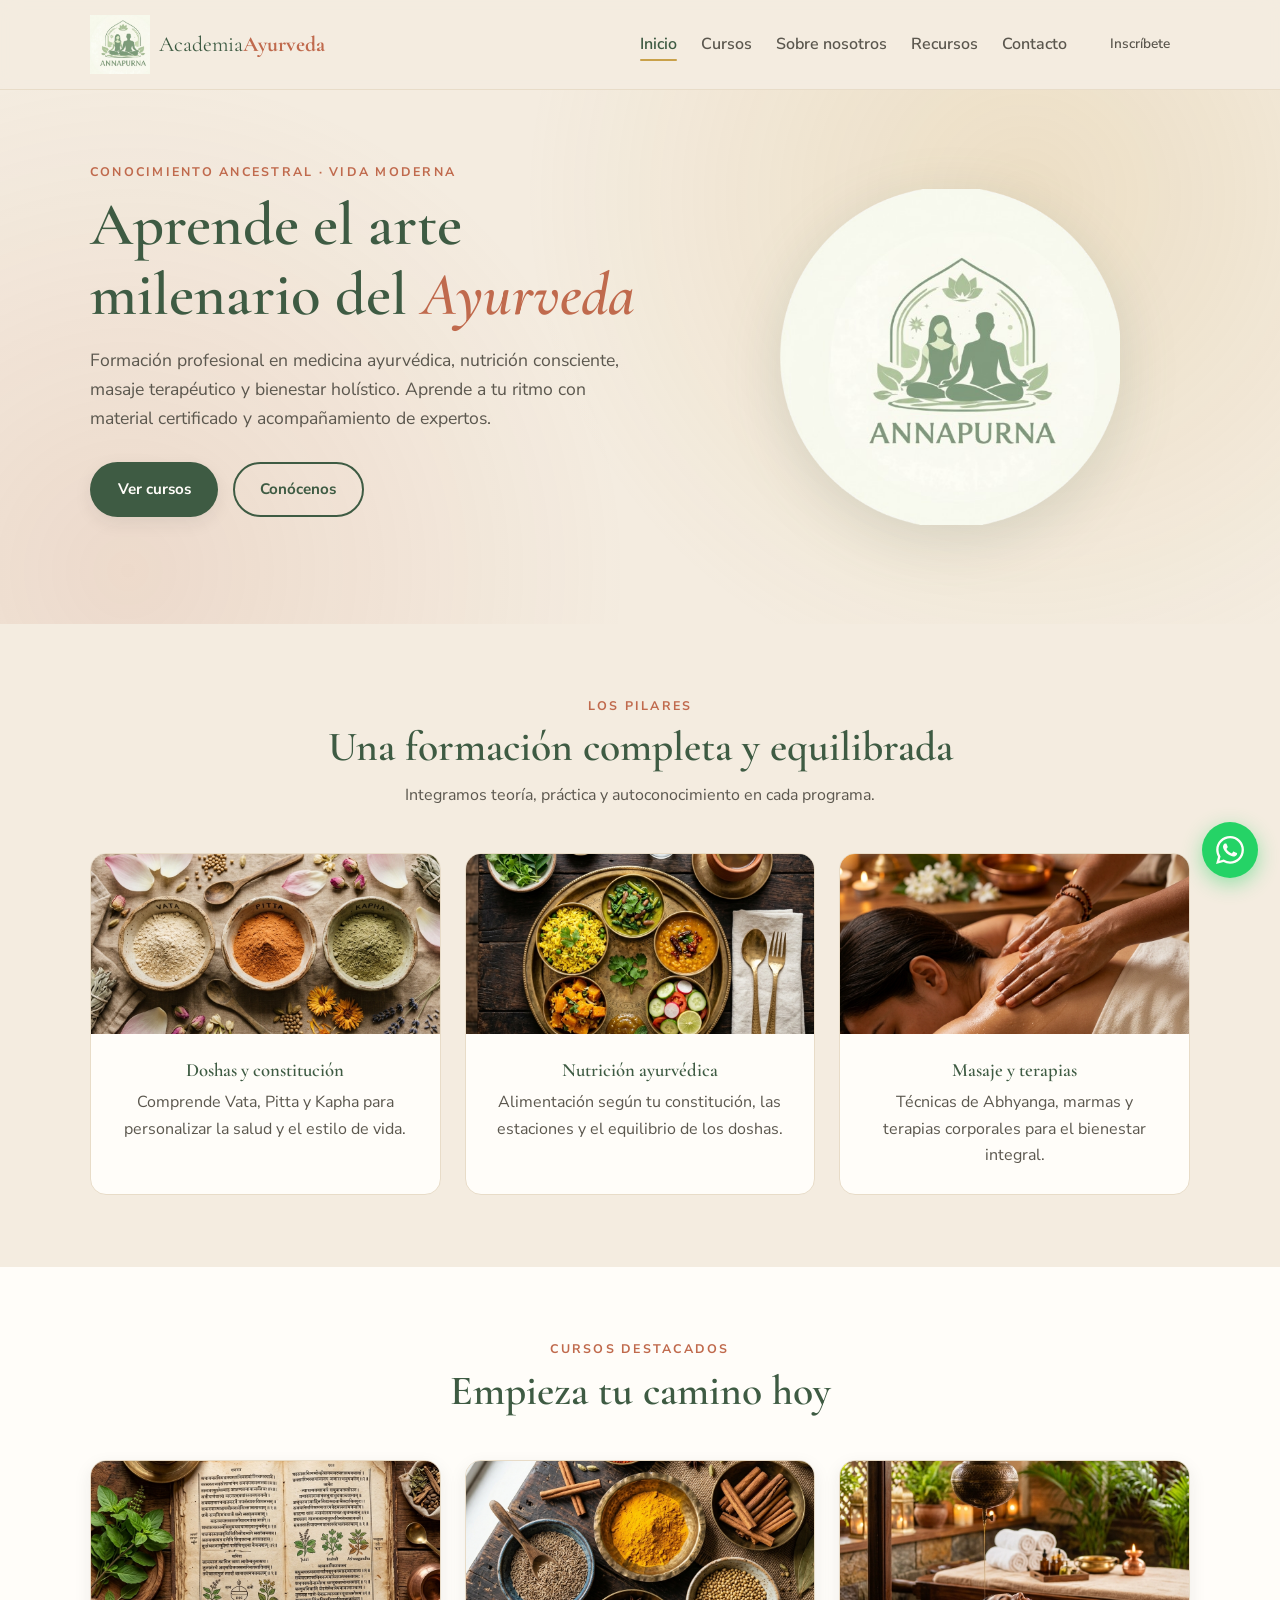
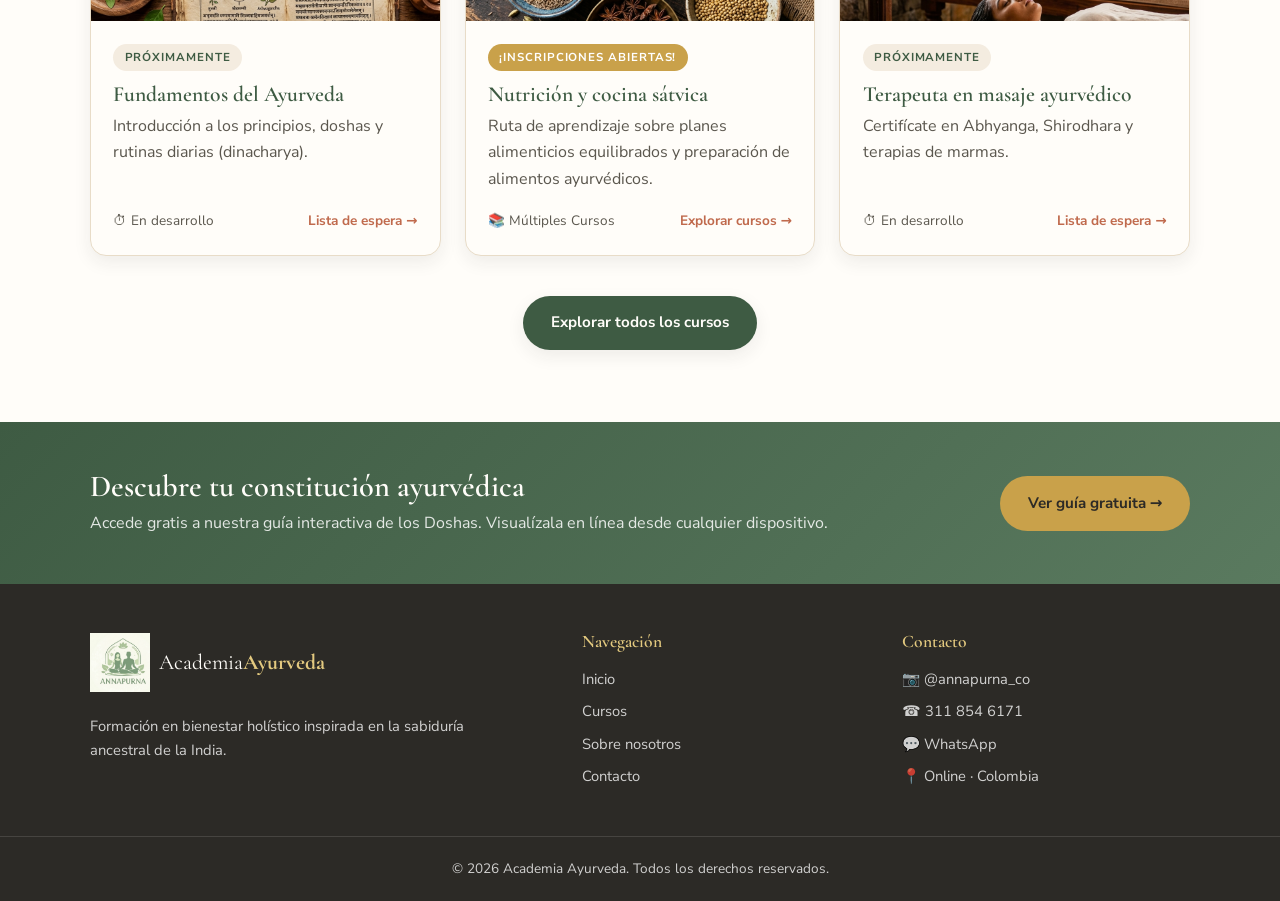
<file: index.html>
<!DOCTYPE html>
<html lang="es">
<head>
  <meta charset="UTF-8" />
  <meta name="viewport" content="width=device-width, initial-scale=1.0" />
  <meta name="description" content="Academia Ayurveda — Formación profesional en medicina ayurvédica, nutrición, masaje y bienestar holístico. Cursos online y presenciales." />
  <meta name="theme-color" content="#3e5b43" />
  <meta property="og:title" content="Academia Ayurveda" />
  <meta property="og:description" content="Aprende Ayurveda con formación profesional, práctica y certificada." />
  <meta property="og:type" content="website" />
  <title>Academia Ayurveda · Formación en bienestar holístico</title>
  <link rel="preconnect" href="https://fonts.googleapis.com" />
  <link rel="preconnect" href="https://fonts.gstatic.com" crossorigin />
  <link href="https://fonts.googleapis.com/css2?family=Cormorant+Garamond:wght@500;600;700&family=Nunito+Sans:wght@300;400;600;700&display=swap" rel="stylesheet" />
  <link rel="stylesheet" href="css/styles.css" />
  <link rel="icon" href="images/favicon.svg" type="image/svg+xml" />
</head>
<body>
  <!-- ===== Header / Navegación ===== -->
  <header class="site-header" id="top">
    <nav class="nav container" aria-label="Navegación principal">
      <a href="index.html" class="brand" aria-label="Inicio Academia Ayurveda">
        <img class="brand__mark" src="images/logo-annapurna.png" alt="" width="60" height="60" aria-hidden="true" />
        <span class="brand__text">Academia<strong>Ayurveda</strong></span>
      </a>

      <button class="nav__toggle" id="navToggle" aria-expanded="false" aria-controls="navMenu" aria-label="Abrir menú">
        <span></span><span></span><span></span>
      </button>

      <ul class="nav__menu" id="navMenu">
        <li><a href="index.html" class="is-active">Inicio</a></li>
        <li><a href="pages/cursos.html">Cursos</a></li>
        <li><a href="pages/sobre.html">Sobre nosotros</a></li>
        <li><a href="pages/recursos.html">Recursos</a></li>
        <li><a href="pages/contacto.html">Contacto</a></li>
        <li><a href="pages/cursos.html" class="btn btn--small">Inscríbete</a></li>
      </ul>
    </nav>
  </header>

  <main>
    <!-- ===== Hero ===== -->
    <section class="hero">
      <div class="container hero__inner">
        <div class="hero__content">
          <p class="eyebrow">Conocimiento ancestral · Vida moderna</p>
          <h1>Aprende el arte milenario del <span>Ayurveda</span></h1>
          <p class="hero__lead">
            Formación profesional en medicina ayurvédica, nutrición consciente, masaje terapéutico
            y bienestar holístico. Aprende a tu ritmo con material certificado y acompañamiento de expertos.
          </p>
          <div class="hero__actions">
            <a href="pages/cursos.html" class="btn btn--primary">Ver cursos</a>
            <a href="pages/sobre.html" class="btn btn--ghost">Conócenos</a>
          </div>
        </div>
        <div class="hero__art" aria-hidden="true">
          <img class="hero__logo" src="images/logo-annapurna-hero.png" alt="" width="340" height="340" />
        </div>
      </div>
    </section>

    <!-- ===== Pilares ===== -->
    <section class="section" id="pilares">
      <div class="container">
        <header class="section__head">
          <p class="eyebrow">Los pilares</p>
          <h2>Una formación completa y equilibrada</h2>
          <p class="section__sub">Integramos teoría, práctica y autoconocimiento en cada programa.</p>
        </header>

        <div class="grid grid--3">
          <article class="card" style="padding: 0; overflow: hidden;">
            <div style="height: 180px; overflow: hidden;">
              <img src="images/pilar-doshas.png" alt="Doshas y constitución" style="width: 100%; height: 100%; object-fit: cover; transition: transform 0.4s ease;" onmouseover="this.style.transform='scale(1.05)'" onmouseout="this.style.transform='scale(1)'" />
            </div>
            <div style="padding: 1.6rem; text-align: center;">
              <h3>Doshas y constitución</h3>
              <p>Comprende Vata, Pitta y Kapha para personalizar la salud y el estilo de vida.</p>
            </div>
          </article>
          <article class="card" style="padding: 0; overflow: hidden;">
            <div style="height: 180px; overflow: hidden;">
              <img src="images/pilar-nutricion.png" alt="Nutrición ayurvédica" style="width: 100%; height: 100%; object-fit: cover; transition: transform 0.4s ease;" onmouseover="this.style.transform='scale(1.05)'" onmouseout="this.style.transform='scale(1)'" />
            </div>
            <div style="padding: 1.6rem; text-align: center;">
              <h3>Nutrición ayurvédica</h3>
              <p>Alimentación según tu constitución, las estaciones y el equilibrio de los doshas.</p>
            </div>
          </article>
          <article class="card" style="padding: 0; overflow: hidden;">
            <div style="height: 180px; overflow: hidden;">
              <img src="images/pilar-masaje.png" alt="Masaje y terapias" style="width: 100%; height: 100%; object-fit: cover; transition: transform 0.4s ease;" onmouseover="this.style.transform='scale(1.05)'" onmouseout="this.style.transform='scale(1)'" />
            </div>
            <div style="padding: 1.6rem; text-align: center;">
              <h3>Masaje y terapias</h3>
              <p>Técnicas de Abhyanga, marmas y terapias corporales para el bienestar integral.</p>
            </div>
          </article>
        </div>
      </div>
    </section>

    <!-- ===== Cursos destacados ===== -->
    <section class="section section--alt" id="destacados">
      <div class="container">
        <header class="section__head">
          <p class="eyebrow">Cursos destacados</p>
          <h2>Empieza tu camino hoy</h2>
        </header>

        <div class="grid grid--3">
          <article class="course">
            <div class="course__media course__media--fundamentos"></div>
            <div class="course__body">
              <span class="tag">Próximamente</span>
              <h3>Fundamentos del Ayurveda</h3>
              <p>Introducción a los principios, doshas y rutinas diarias (dinacharya).</p>
              <div class="course__meta">
                <span>⏱ En desarrollo</span>
                <a href="pages/contacto.html" class="link">Lista de espera →</a>
              </div>
            </div>
          </article>

          <article class="course">
            <div class="course__media course__media--masalas"></div>
            <div class="course__body">
              <span class="tag" style="background-color: var(--gold); color: #fff;">¡Inscripciones Abiertas!</span>
              <h3>Nutrición y cocina sátvica</h3>
              <p>Ruta de aprendizaje sobre planes alimenticios equilibrados y preparación de alimentos ayurvédicos.</p>
              <div class="course__meta">
                <span>📚 Múltiples Cursos</span>
                <a href="pages/nutricion.html" class="link">Explorar cursos →</a>
              </div>
            </div>
          </article>

          <article class="course">
            <div class="course__media course__media--masaje"></div>
            <div class="course__body">
              <span class="tag">Próximamente</span>
              <h3>Terapeuta en masaje ayurvédico</h3>
              <p>Certifícate en Abhyanga, Shirodhara y terapias de marmas.</p>
              <div class="course__meta">
                <span>⏱ En desarrollo</span>
                <a href="pages/contacto.html" class="link">Lista de espera →</a>
              </div>
            </div>
          </article>
        </div>

        <div class="center">
          <a href="pages/cursos.html" class="btn btn--primary">Explorar todos los cursos</a>
        </div>
      </div>
    </section>

    <!-- ===== CTA ===== -->
    <section class="cta">
      <div class="container cta__inner">
        <div>
          <h2>Descubre tu constitución ayurvédica</h2>
          <p>Accede gratis a nuestra guía interactiva de los Doshas. Visualízala en línea desde cualquier dispositivo.</p>
        </div>
        <a href="pages/guia-doshas.html" class="btn btn--gold" target="_blank">Ver guía gratuita →</a>
      </div>
    </section>
  </main>

  <!-- ===== Footer ===== -->
  <footer class="site-footer">
    <div class="container footer__grid">
      <div>
        <a href="index.html" class="brand brand--light">
          <img class="brand__mark" src="images/logo-annapurna.png" alt="" width="60" height="60" aria-hidden="true" />
          <span class="brand__text">Academia<strong>Ayurveda</strong></span>
        </a>
        <p class="footer__about">Formación en bienestar holístico inspirada en la sabiduría ancestral de la India.</p>
      </div>
      <nav aria-label="Enlaces del pie">
        <h4>Navegación</h4>
        <ul>
          <li><a href="index.html">Inicio</a></li>
          <li><a href="pages/cursos.html">Cursos</a></li>
          <li><a href="pages/sobre.html">Sobre nosotros</a></li>
          <li><a href="pages/contacto.html">Contacto</a></li>
        </ul>
      </nav>
      <div>
        <h4>Contacto</h4>
        <ul class="footer__contact">
          <li><a href="https://www.instagram.com/annapurna_co?utm_source=ig_web_button_share_sheet&amp;igsh=ZDNlZDc0MzIxNw==" target="_blank" rel="noopener">📷 @annapurna_co</a></li>
          <li><a href="tel:+573118546171">☎ 311 854 6171</a></li>
          <li><a href="https://wa.me/573118546171?text=Hola%2C%20me%20interesa%20conocer%20m%C3%A1s%20sobre%20Academia%20Ayurveda" target="_blank" rel="noopener">💬 WhatsApp</a></li>
          <li>📍 Online · Colombia</li>
        </ul>
      </div>
    </div>
    <div class="footer__bottom">
      <p>© <span id="year"></span> Academia Ayurveda. Todos los derechos reservados.</p>
    </div>
  </footer>

  <script src="js/main.js"></script>
</body>
</html>
</file>
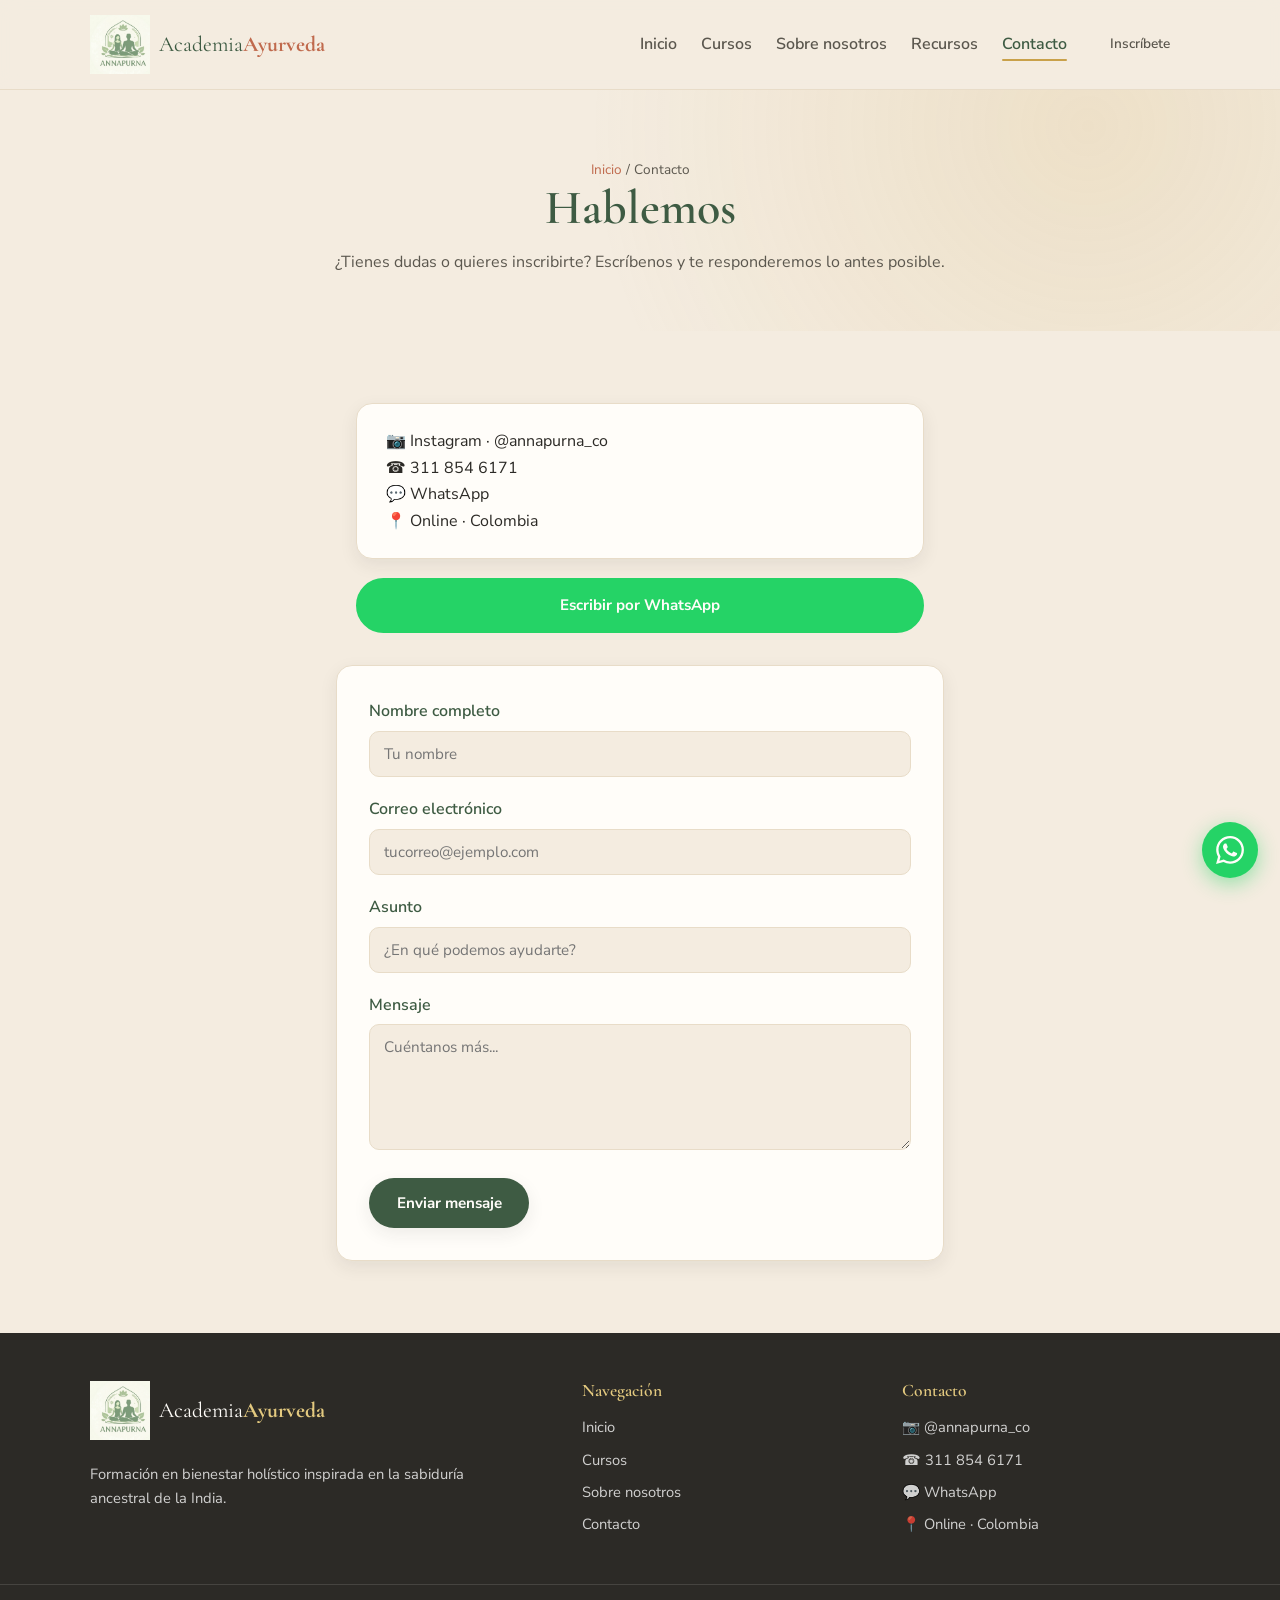
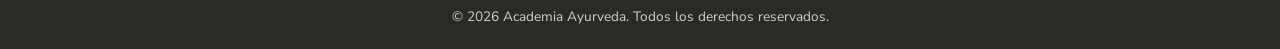
<file: pages/contacto.html>
<!DOCTYPE html>
<html lang="es">
<head>
  <meta charset="UTF-8" />
  <meta name="viewport" content="width=device-width, initial-scale=1.0" />
  <meta name="description" content="Contacta con Academia Ayurveda para resolver tus dudas, inscribirte o solicitar asesoría sobre nuestros cursos." />
  <meta name="theme-color" content="#3e5b43" />
  <title>Contacto · Academia Ayurveda</title>
  <link rel="preconnect" href="https://fonts.googleapis.com" />
  <link rel="preconnect" href="https://fonts.gstatic.com" crossorigin />
  <link href="https://fonts.googleapis.com/css2?family=Cormorant+Garamond:wght@500;600;700&family=Nunito+Sans:wght@300;400;600;700&display=swap" rel="stylesheet" />
  <link rel="stylesheet" href="../css/styles.css" />
  <link rel="icon" href="../images/favicon.svg" type="image/svg+xml" />
</head>
<body>
  <header class="site-header">
    <nav class="nav container" aria-label="Navegación principal">
      <a href="../index.html" class="brand" aria-label="Inicio Academia Ayurveda">
        <img class="brand__mark" src="../images/logo-annapurna.png" alt="" width="60" height="60" aria-hidden="true" />
        <span class="brand__text">Academia<strong>Ayurveda</strong></span>
      </a>
      <button class="nav__toggle" id="navToggle" aria-expanded="false" aria-controls="navMenu" aria-label="Abrir menú">
        <span></span><span></span><span></span>
      </button>
      <ul class="nav__menu" id="navMenu">
        <li><a href="../index.html">Inicio</a></li>
        <li><a href="cursos.html">Cursos</a></li>
        <li><a href="sobre.html">Sobre nosotros</a></li>
        <li><a href="recursos.html">Recursos</a></li>
        <li><a href="contacto.html" class="is-active">Contacto</a></li>
        <li><a href="contacto.html" class="btn btn--small">Inscríbete</a></li>
      </ul>
    </nav>
  </header>

  <main>
    <section class="page-hero">
      <div class="container">
        <p class="breadcrumb"><a href="../index.html">Inicio</a> / Contacto</p>
        <h1>Hablemos</h1>
        <p>¿Tienes dudas o quieres inscribirte? Escríbenos y te responderemos lo antes posible.</p>
      </div>
    </section>

    <section class="section">
      <div class="container" style="max-width: 38rem; margin: 0 auto 2rem;">
        <ul class="footer__contact" style="background: var(--white); border: 1px solid var(--beige-deep); border-radius: var(--radius); padding: 1.5rem 1.8rem; box-shadow: var(--shadow-soft);">
          <li><a href="https://www.instagram.com/annapurna_co?utm_source=ig_web_button_share_sheet&amp;igsh=ZDNlZDc0MzIxNw==" target="_blank" rel="noopener">📷 Instagram · @annapurna_co</a></li>
          <li><a href="tel:+573118546171">☎ 311 854 6171</a></li>
          <li><a href="https://wa.me/573118546171?text=Hola%2C%20me%20interesa%20conocer%20m%C3%A1s%20sobre%20Academia%20Ayurveda" target="_blank" rel="noopener">💬 WhatsApp</a></li>
          <li>📍 Online · Colombia</li>
        </ul>
        <a href="https://wa.me/573118546171?text=Hola%2C%20me%20interesa%20conocer%20m%C3%A1s%20sobre%20Academia%20Ayurveda" class="btn btn--whatsapp" target="_blank" rel="noopener" style="margin-top: 1.2rem; width: 100%;">Escribir por WhatsApp</a>
      </div>
      <div class="container">
        <form class="form" id="contactForm" novalidate>
          <div class="form__row">
            <label for="name">Nombre completo</label>
            <input type="text" id="name" name="name" placeholder="Tu nombre" required />
          </div>
          <div class="form__row">
            <label for="email">Correo electrónico</label>
            <input type="email" id="email" name="email" placeholder="tucorreo@ejemplo.com" required />
          </div>
          <div class="form__row">
            <label for="subject">Asunto</label>
            <input type="text" id="subject" name="subject" placeholder="¿En qué podemos ayudarte?" />
          </div>
          <div class="form__row">
            <label for="message">Mensaje</label>
            <textarea id="message" name="message" rows="5" placeholder="Cuéntanos más..." required></textarea>
          </div>
          <button type="submit" class="btn btn--primary">Enviar mensaje</button>
          <p class="form__note" id="formNote">¡Gracias! Hemos recibido tu mensaje y te responderemos pronto. 🌿</p>
        </form>
      </div>
    </section>
  </main>

  <footer class="site-footer">
    <div class="container footer__grid">
      <div>
        <a href="../index.html" class="brand brand--light">
          <img class="brand__mark" src="../images/logo-annapurna.png" alt="" width="60" height="60" aria-hidden="true" />
          <span class="brand__text">Academia<strong>Ayurveda</strong></span>
        </a>
        <p class="footer__about">Formación en bienestar holístico inspirada en la sabiduría ancestral de la India.</p>
      </div>
      <nav aria-label="Enlaces del pie">
        <h4>Navegación</h4>
        <ul>
          <li><a href="../index.html">Inicio</a></li>
          <li><a href="cursos.html">Cursos</a></li>
          <li><a href="sobre.html">Sobre nosotros</a></li>
          <li><a href="contacto.html">Contacto</a></li>
        </ul>
      </nav>
      <div>
        <h4>Contacto</h4>
        <ul class="footer__contact">
          <li><a href="https://www.instagram.com/annapurna_co?utm_source=ig_web_button_share_sheet&amp;igsh=ZDNlZDc0MzIxNw==" target="_blank" rel="noopener">📷 @annapurna_co</a></li>
          <li><a href="tel:+573118546171">☎ 311 854 6171</a></li>
          <li><a href="https://wa.me/573118546171?text=Hola%2C%20me%20interesa%20conocer%20m%C3%A1s%20sobre%20Academia%20Ayurveda" target="_blank" rel="noopener">💬 WhatsApp</a></li>
          <li>📍 Online · Colombia</li>
        </ul>
      </div>
    </div>
    <div class="footer__bottom">
      <p>© <span id="year"></span> Academia Ayurveda. Todos los derechos reservados.</p>
    </div>
  </footer>

  <script src="../js/main.js"></script>
</body>
</html>
</file>
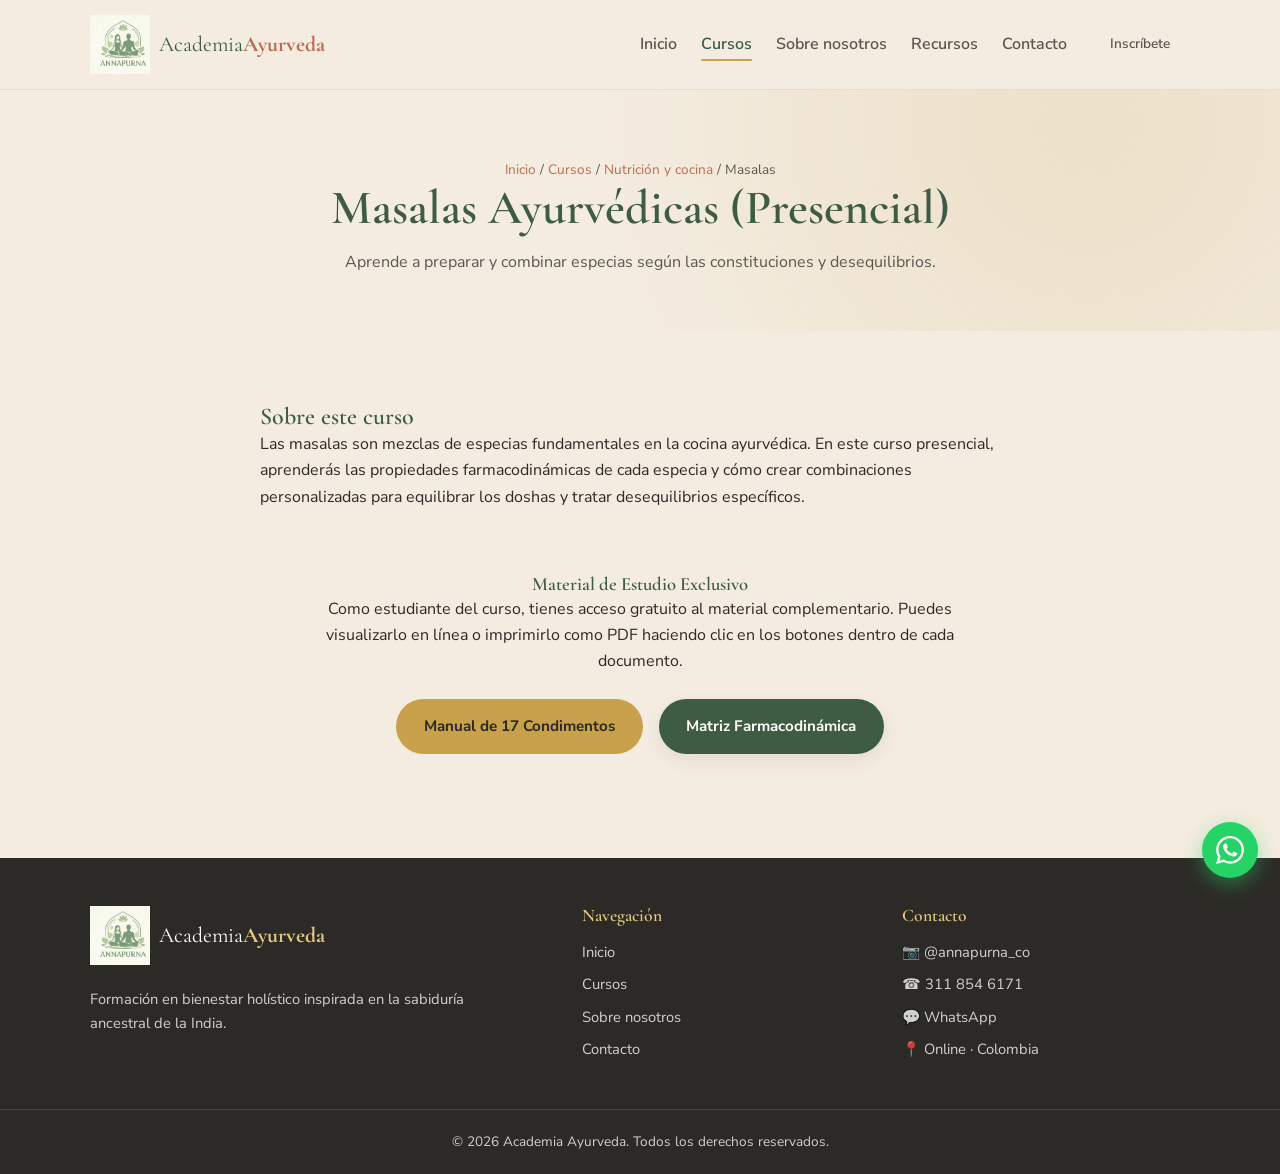
<file: pages/curso-masalas.html>
<!DOCTYPE html>
<html lang="es">
<head>
  <meta charset="UTF-8" />
  <meta name="viewport" content="width=device-width, initial-scale=1.0" />
  <meta name="description" content="Catálogo de cursos de Academia Ayurveda: fundamentos, nutrición, masaje terapéutico y formación profesional certificada." />
  <meta name="theme-color" content="#3e5b43" />
  <title>Cursos · Academia Ayurveda</title>
  <link rel="preconnect" href="https://fonts.googleapis.com" />
  <link rel="preconnect" href="https://fonts.gstatic.com" crossorigin />
  <link href="https://fonts.googleapis.com/css2?family=Cormorant+Garamond:wght@500;600;700&family=Nunito+Sans:wght@300;400;600;700&display=swap" rel="stylesheet" />
  <link rel="stylesheet" href="../css/styles.css" />
  <link rel="icon" href="../images/favicon.svg" type="image/svg+xml" />
</head>
<body>
  <header class="site-header">
    <nav class="nav container" aria-label="Navegación principal">
      <a href="../index.html" class="brand" aria-label="Inicio Academia Ayurveda">
        <img class="brand__mark" src="../images/logo-annapurna.png" alt="" width="60" height="60" aria-hidden="true" />
        <span class="brand__text">Academia<strong>Ayurveda</strong></span>
      </a>
      <button class="nav__toggle" id="navToggle" aria-expanded="false" aria-controls="navMenu" aria-label="Abrir menú">
        <span></span><span></span><span></span>
      </button>
      <ul class="nav__menu" id="navMenu">
        <li><a href="../index.html">Inicio</a></li>
        <li><a href="cursos.html" class="is-active">Cursos</a></li>
        <li><a href="sobre.html">Sobre nosotros</a></li>
        <li><a href="recursos.html">Recursos</a></li>
        <li><a href="contacto.html">Contacto</a></li>
        <li><a href="contacto.html" class="btn btn--small">Inscríbete</a></li>
      </ul>
    </nav>
  </header>

  <main>
    <section class="page-hero">
      <div class="container">
        <p class="breadcrumb"><a href="../index.html">Inicio</a> / <a href="cursos.html">Cursos</a> / <a href="nutricion.html">Nutrición y cocina</a> / Masalas</p>
        <h1>Masalas Ayurvédicas (Presencial)</h1>
        <p>Aprende a preparar y combinar especias según las constituciones y desequilibrios.</p>
      </div>
    </section>

    <section class="section">
      <div class="container" style="max-width: 800px; margin: 0 auto;">
        <h2>Sobre este curso</h2>
        <p>Las masalas son mezclas de especias fundamentales en la cocina ayurvédica. En este curso presencial, aprenderás las propiedades farmacodinámicas de cada especia y cómo crear combinaciones personalizadas para equilibrar los doshas y tratar desequilibrios específicos.</p>
        
        <div style="background-color: var(--color-surface); padding: 2rem; border-radius: 8px; margin-top: 2rem; text-align: center;">
          <h3>Material de Estudio Exclusivo</h3>
          <p style="margin-bottom: 1.5rem;">Como estudiante del curso, tienes acceso gratuito al material complementario. Puedes visualizarlo en línea o imprimirlo como PDF haciendo clic en los botones dentro de cada documento.</p>
          
          <div style="display: flex; gap: 1rem; justify-content: center; flex-wrap: wrap;">
            <a href="manual-condimentos.html" class="btn btn--gold" target="_blank">Manual de 17 Condimentos</a>
            <a href="matriz-farmacodinamica.html" class="btn btn--primary" target="_blank">Matriz Farmacodinámica</a>
          </div>
        </div>
      </div>
    </section>
  </main>

  <footer class="site-footer">
    <div class="container footer__grid">
      <div>
        <a href="../index.html" class="brand brand--light">
          <img class="brand__mark" src="../images/logo-annapurna.png" alt="" width="60" height="60" aria-hidden="true" />
          <span class="brand__text">Academia<strong>Ayurveda</strong></span>
        </a>
        <p class="footer__about">Formación en bienestar holístico inspirada en la sabiduría ancestral de la India.</p>
      </div>
      <nav aria-label="Enlaces del pie">
        <h4>Navegación</h4>
        <ul>
          <li><a href="../index.html">Inicio</a></li>
          <li><a href="cursos.html">Cursos</a></li>
          <li><a href="sobre.html">Sobre nosotros</a></li>
          <li><a href="contacto.html">Contacto</a></li>
        </ul>
      </nav>
      <div>
        <h4>Contacto</h4>
        <ul class="footer__contact">
          <li><a href="https://www.instagram.com/annapurna_co?utm_source=ig_web_button_share_sheet&amp;igsh=ZDNlZDc0MzIxNw==" target="_blank" rel="noopener">📷 @annapurna_co</a></li>
          <li><a href="tel:+573118546171">☎ 311 854 6171</a></li>
          <li><a href="https://wa.me/573118546171?text=Hola%2C%20me%20interesa%20conocer%20m%C3%A1s%20sobre%20Academia%20Ayurveda" target="_blank" rel="noopener">💬 WhatsApp</a></li>
          <li>📍 Online · Colombia</li>
        </ul>
      </div>
    </div>
    <div class="footer__bottom">
      <p>© <span id="year"></span> Academia Ayurveda. Todos los derechos reservados.</p>
    </div>
  </footer>

  <script src="../js/main.js"></script>
</body>
</html>
</file>
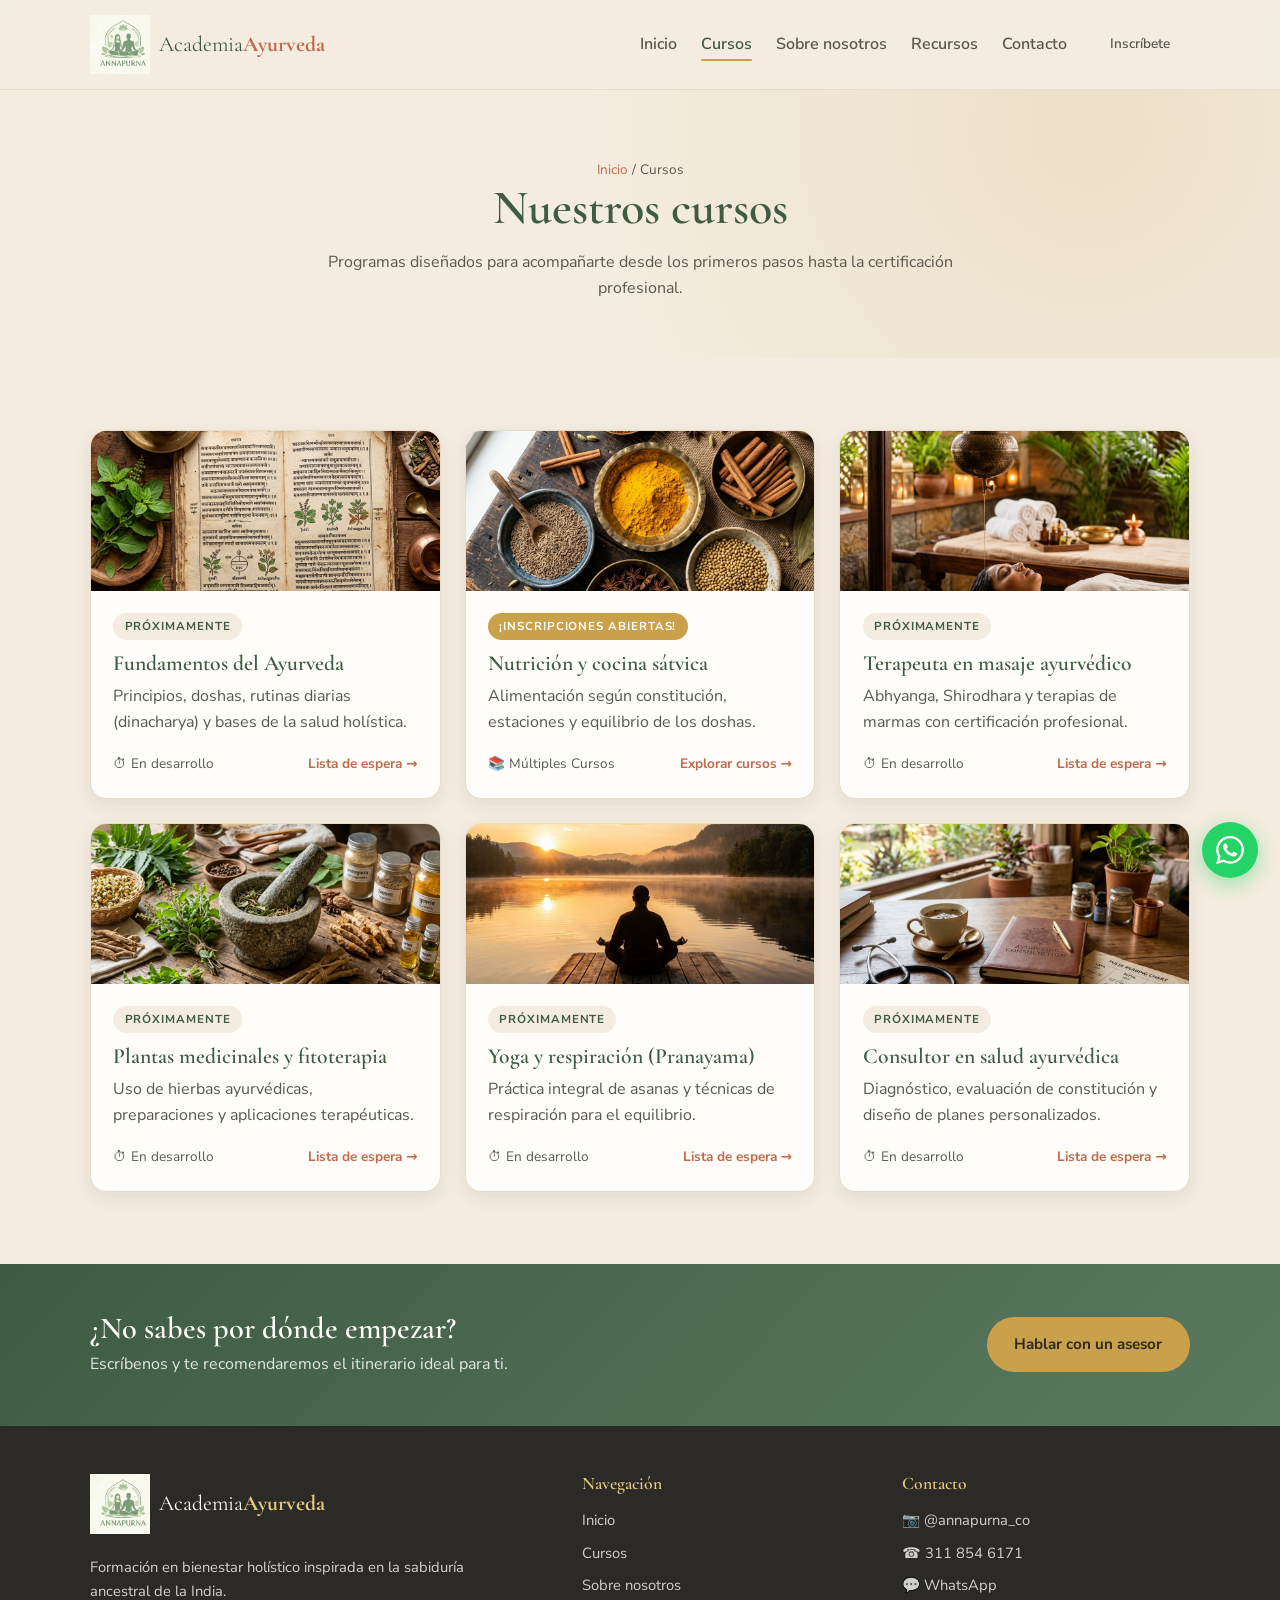
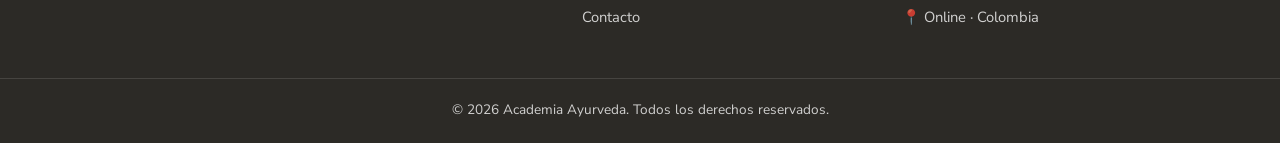
<file: pages/cursos.html>
<!DOCTYPE html>
<html lang="es">
<head>
  <meta charset="UTF-8" />
  <meta name="viewport" content="width=device-width, initial-scale=1.0" />
  <meta name="description" content="Catálogo de cursos de Academia Ayurveda: fundamentos, nutrición, masaje terapéutico y formación profesional certificada." />
  <meta name="theme-color" content="#3e5b43" />
  <title>Cursos · Academia Ayurveda</title>
  <link rel="preconnect" href="https://fonts.googleapis.com" />
  <link rel="preconnect" href="https://fonts.gstatic.com" crossorigin />
  <link href="https://fonts.googleapis.com/css2?family=Cormorant+Garamond:wght@500;600;700&family=Nunito+Sans:wght@300;400;600;700&display=swap" rel="stylesheet" />
  <link rel="stylesheet" href="../css/styles.css" />
  <link rel="icon" href="../images/favicon.svg" type="image/svg+xml" />
</head>
<body>
  <header class="site-header">
    <nav class="nav container" aria-label="Navegación principal">
      <a href="../index.html" class="brand" aria-label="Inicio Academia Ayurveda">
        <img class="brand__mark" src="../images/logo-annapurna.png" alt="" width="60" height="60" aria-hidden="true" />
        <span class="brand__text">Academia<strong>Ayurveda</strong></span>
      </a>
      <button class="nav__toggle" id="navToggle" aria-expanded="false" aria-controls="navMenu" aria-label="Abrir menú">
        <span></span><span></span><span></span>
      </button>
      <ul class="nav__menu" id="navMenu">
        <li><a href="../index.html">Inicio</a></li>
        <li><a href="cursos.html" class="is-active">Cursos</a></li>
        <li><a href="sobre.html">Sobre nosotros</a></li>
        <li><a href="recursos.html">Recursos</a></li>
        <li><a href="contacto.html">Contacto</a></li>
        <li><a href="contacto.html" class="btn btn--small">Inscríbete</a></li>
      </ul>
    </nav>
  </header>

  <main>
    <section class="page-hero">
      <div class="container">
        <p class="breadcrumb"><a href="../index.html">Inicio</a> / Cursos</p>
        <h1>Nuestros cursos</h1>
        <p>Programas diseñados para acompañarte desde los primeros pasos hasta la certificación profesional.</p>
      </div>
    </section>

    <section class="section">
      <div class="container">
        <div class="grid grid--3">
          <article class="course">
            <a href="contacto.html" class="course__media course__media--fundamentos" aria-label="Fundamentos del Ayurveda — Lista de espera"></a>
            <div class="course__body">
              <span class="tag">Próximamente</span>
              <h3>Fundamentos del Ayurveda</h3>
              <p>Principios, doshas, rutinas diarias (dinacharya) y bases de la salud holística.</p>
              <div class="course__meta"><span>⏱ En desarrollo</span><a href="contacto.html" class="link">Lista de espera →</a></div>
            </div>
          </article>

          <article class="course">
            <a href="nutricion.html" class="course__media course__media--masalas" aria-label="Nutrición y cocina sátvica — Explorar cursos"></a>
            <div class="course__body">
              <span class="tag" style="background-color: var(--gold); color: #fff;">¡Inscripciones Abiertas!</span>
              <h3>Nutrición y cocina sátvica</h3>
              <p>Alimentación según constitución, estaciones y equilibrio de los doshas.</p>
              <div class="course__meta"><span>📚 Múltiples Cursos</span><a href="nutricion.html" class="link">Explorar cursos →</a></div>
            </div>
          </article>

          <article class="course">
            <a href="contacto.html" class="course__media course__media--masaje" aria-label="Terapeuta en masaje ayurvédico — Lista de espera"></a>
            <div class="course__body">
              <span class="tag">Próximamente</span>
              <h3>Terapeuta en masaje ayurvédico</h3>
              <p>Abhyanga, Shirodhara y terapias de marmas con certificación profesional.</p>
              <div class="course__meta"><span>⏱ En desarrollo</span><a href="contacto.html" class="link">Lista de espera →</a></div>
            </div>
          </article>

          <article class="course">
            <a href="contacto.html" class="course__media course__media--plantas" aria-label="Plantas medicinales y fitoterapia — Lista de espera"></a>
            <div class="course__body">
              <span class="tag">Próximamente</span>
              <h3>Plantas medicinales y fitoterapia</h3>
              <p>Uso de hierbas ayurvédicas, preparaciones y aplicaciones terapéuticas.</p>
              <div class="course__meta"><span>⏱ En desarrollo</span><a href="contacto.html" class="link">Lista de espera →</a></div>
            </div>
          </article>

          <article class="course">
            <a href="contacto.html" class="course__media course__media--yoga" aria-label="Yoga y respiración (Pranayama) — Lista de espera"></a>
            <div class="course__body">
              <span class="tag">Próximamente</span>
              <h3>Yoga y respiración (Pranayama)</h3>
              <p>Práctica integral de asanas y técnicas de respiración para el equilibrio.</p>
              <div class="course__meta"><span>⏱ En desarrollo</span><a href="contacto.html" class="link">Lista de espera →</a></div>
            </div>
          </article>

          <article class="course">
            <a href="contacto.html" class="course__media course__media--consultor" aria-label="Consultor en salud ayurvédica — Lista de espera"></a>
            <div class="course__body">
              <span class="tag">Próximamente</span>
              <h3>Consultor en salud ayurvédica</h3>
              <p>Diagnóstico, evaluación de constitución y diseño de planes personalizados.</p>
              <div class="course__meta"><span>⏱ En desarrollo</span><a href="contacto.html" class="link">Lista de espera →</a></div>
            </div>
          </article>
        </div>
      </div>
    </section>

    <section class="cta">
      <div class="container cta__inner">
        <div>
          <h2>¿No sabes por dónde empezar?</h2>
          <p>Escríbenos y te recomendaremos el itinerario ideal para ti.</p>
        </div>
        <a href="contacto.html" class="btn btn--gold">Hablar con un asesor</a>
      </div>
    </section>
  </main>

  <footer class="site-footer">
    <div class="container footer__grid">
      <div>
        <a href="../index.html" class="brand brand--light">
          <img class="brand__mark" src="../images/logo-annapurna.png" alt="" width="60" height="60" aria-hidden="true" />
          <span class="brand__text">Academia<strong>Ayurveda</strong></span>
        </a>
        <p class="footer__about">Formación en bienestar holístico inspirada en la sabiduría ancestral de la India.</p>
      </div>
      <nav aria-label="Enlaces del pie">
        <h4>Navegación</h4>
        <ul>
          <li><a href="../index.html">Inicio</a></li>
          <li><a href="cursos.html">Cursos</a></li>
          <li><a href="sobre.html">Sobre nosotros</a></li>
          <li><a href="contacto.html">Contacto</a></li>
        </ul>
      </nav>
      <div>
        <h4>Contacto</h4>
        <ul class="footer__contact">
          <li><a href="https://www.instagram.com/annapurna_co?utm_source=ig_web_button_share_sheet&amp;igsh=ZDNlZDc0MzIxNw==" target="_blank" rel="noopener">📷 @annapurna_co</a></li>
          <li><a href="tel:+573118546171">☎ 311 854 6171</a></li>
          <li><a href="https://wa.me/573118546171?text=Hola%2C%20me%20interesa%20conocer%20m%C3%A1s%20sobre%20Academia%20Ayurveda" target="_blank" rel="noopener">💬 WhatsApp</a></li>
          <li>📍 Online · Colombia</li>
        </ul>
      </div>
    </div>
    <div class="footer__bottom">
      <p>© <span id="year"></span> Academia Ayurveda. Todos los derechos reservados.</p>
    </div>
  </footer>

  <script src="../js/main.js"></script>
</body>
</html>
</file>
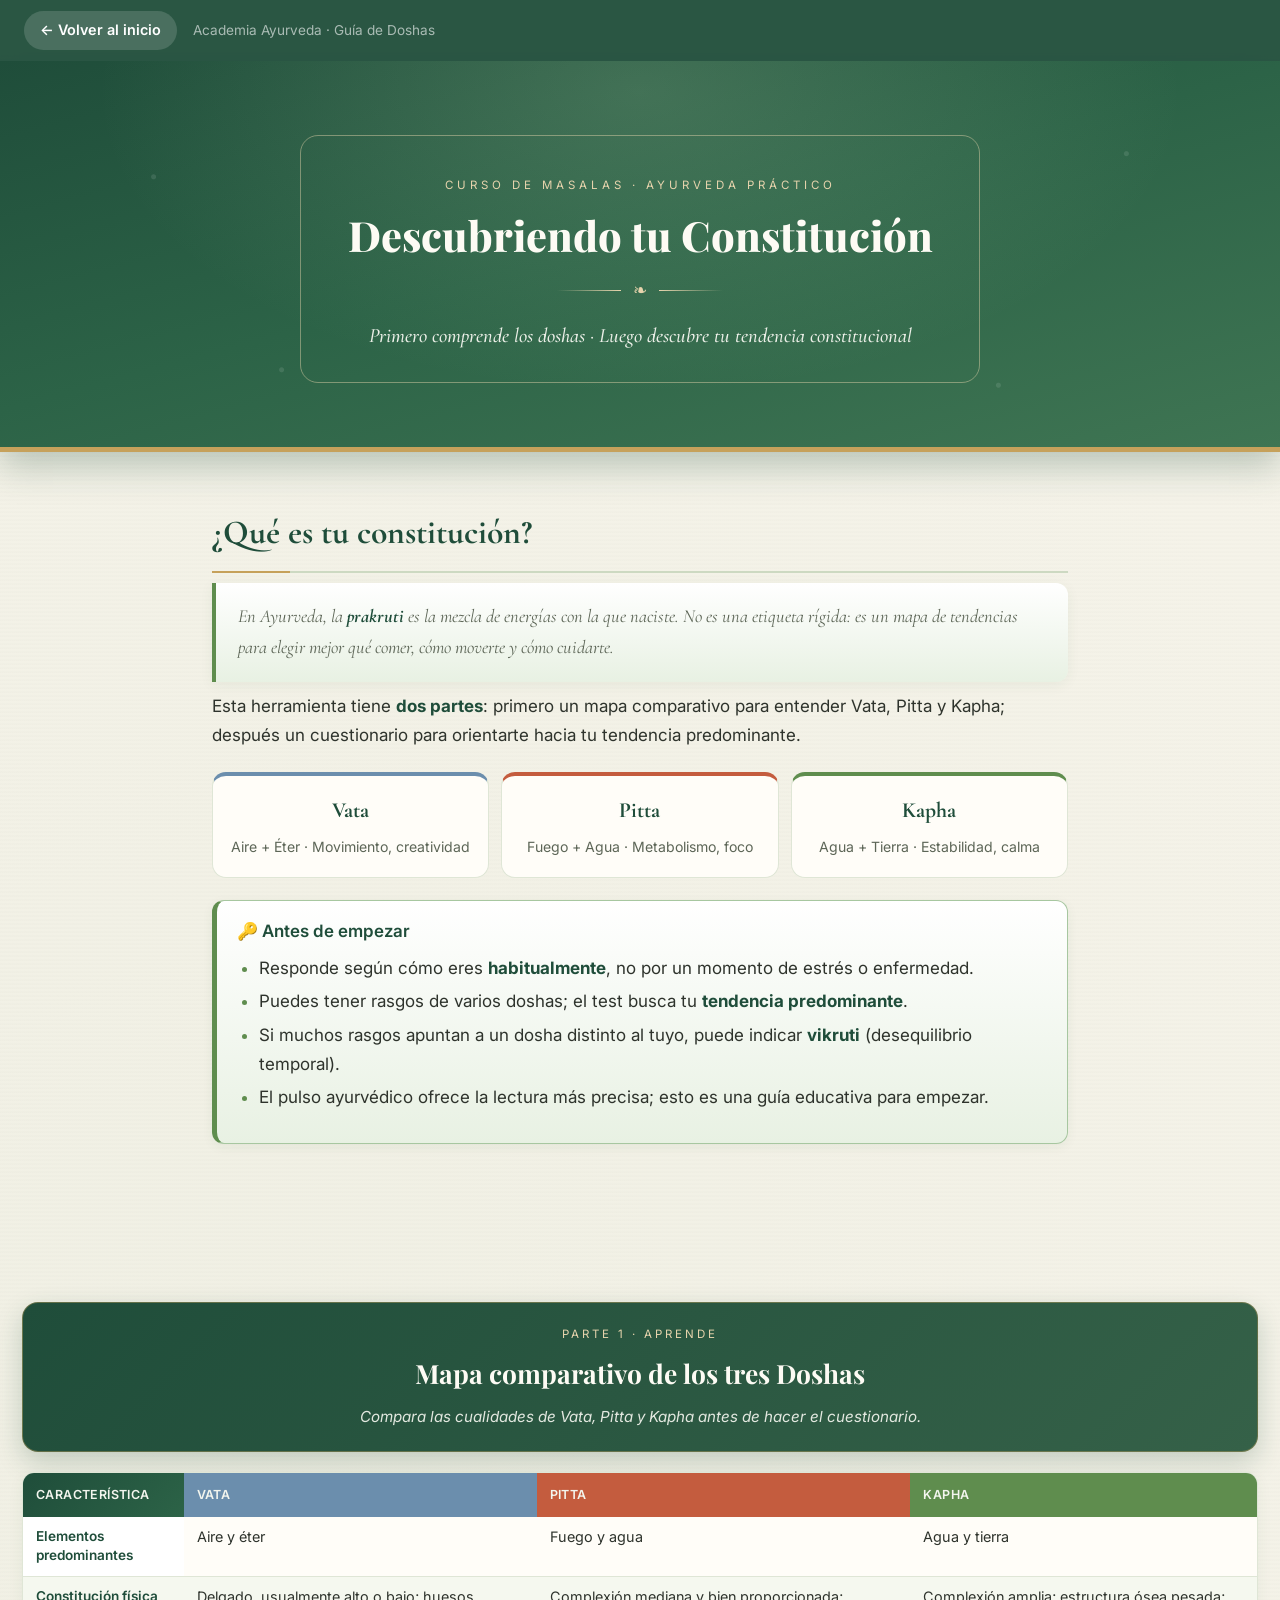
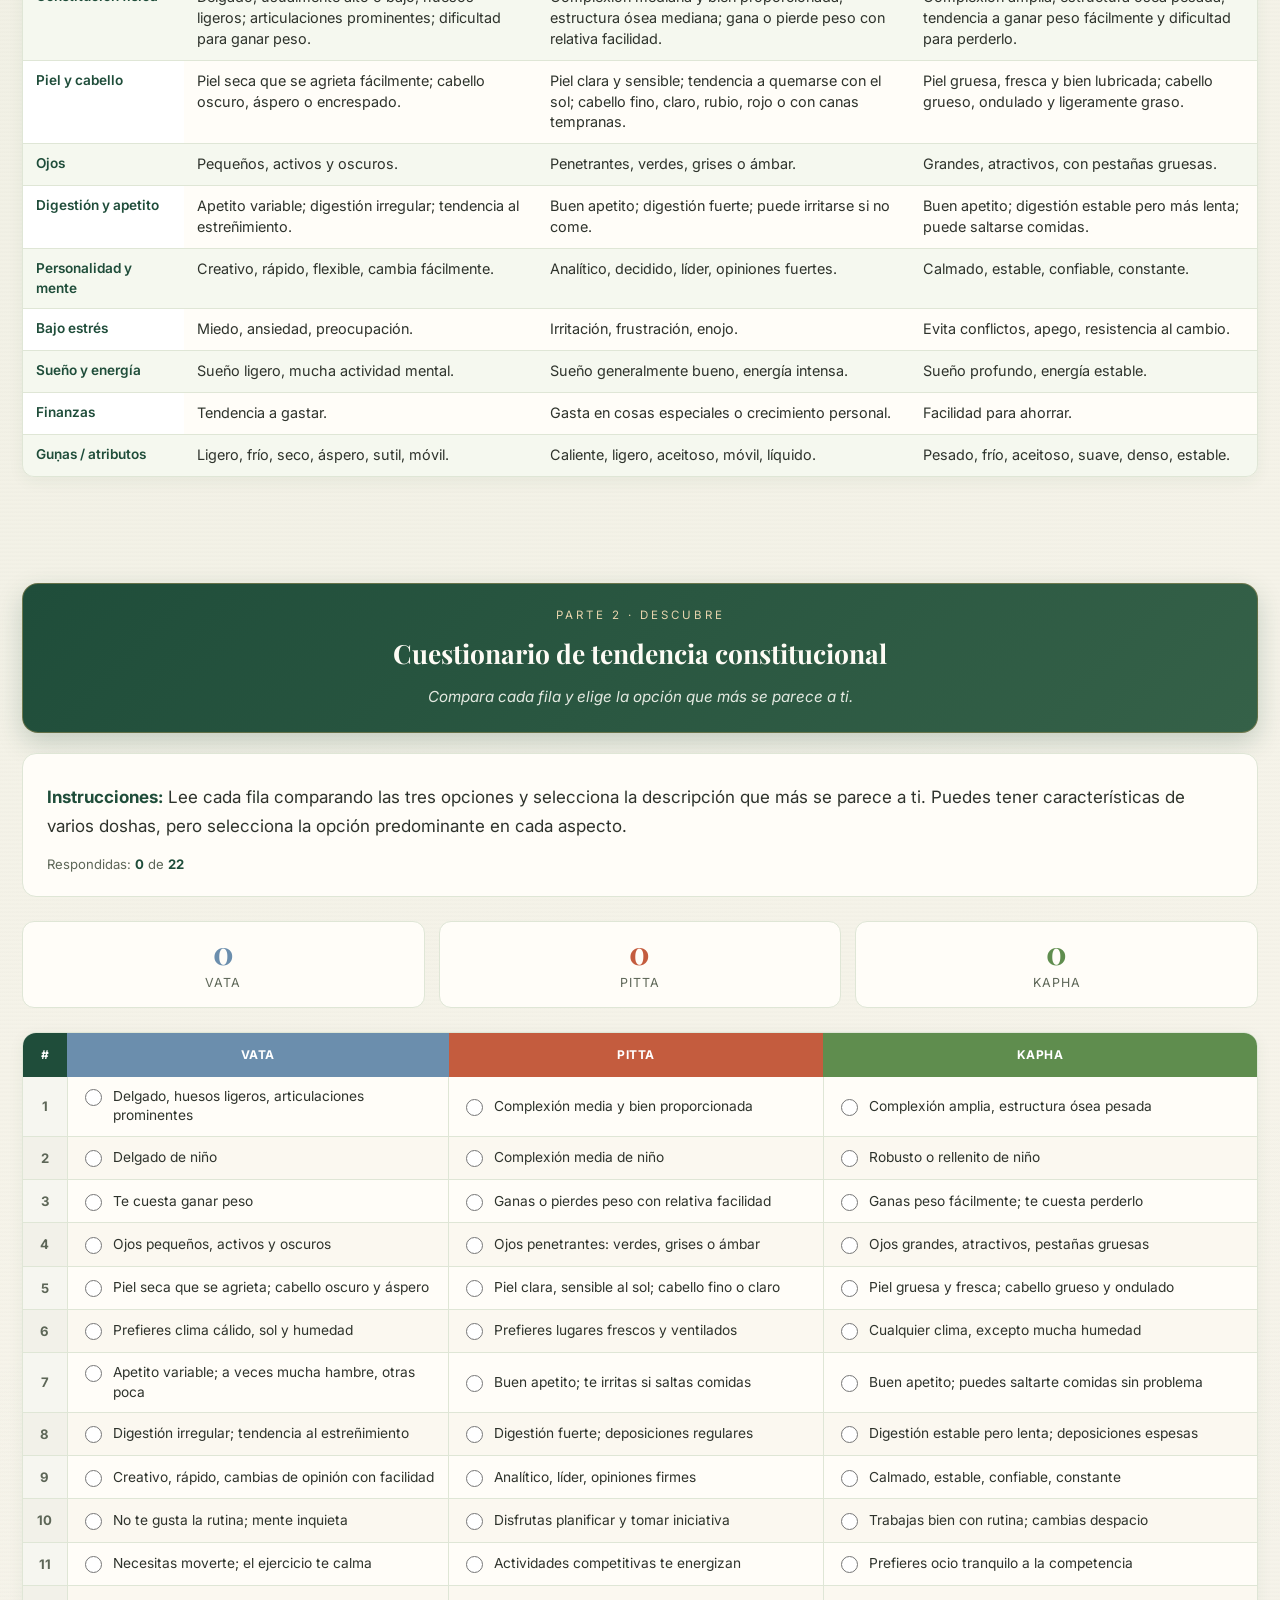
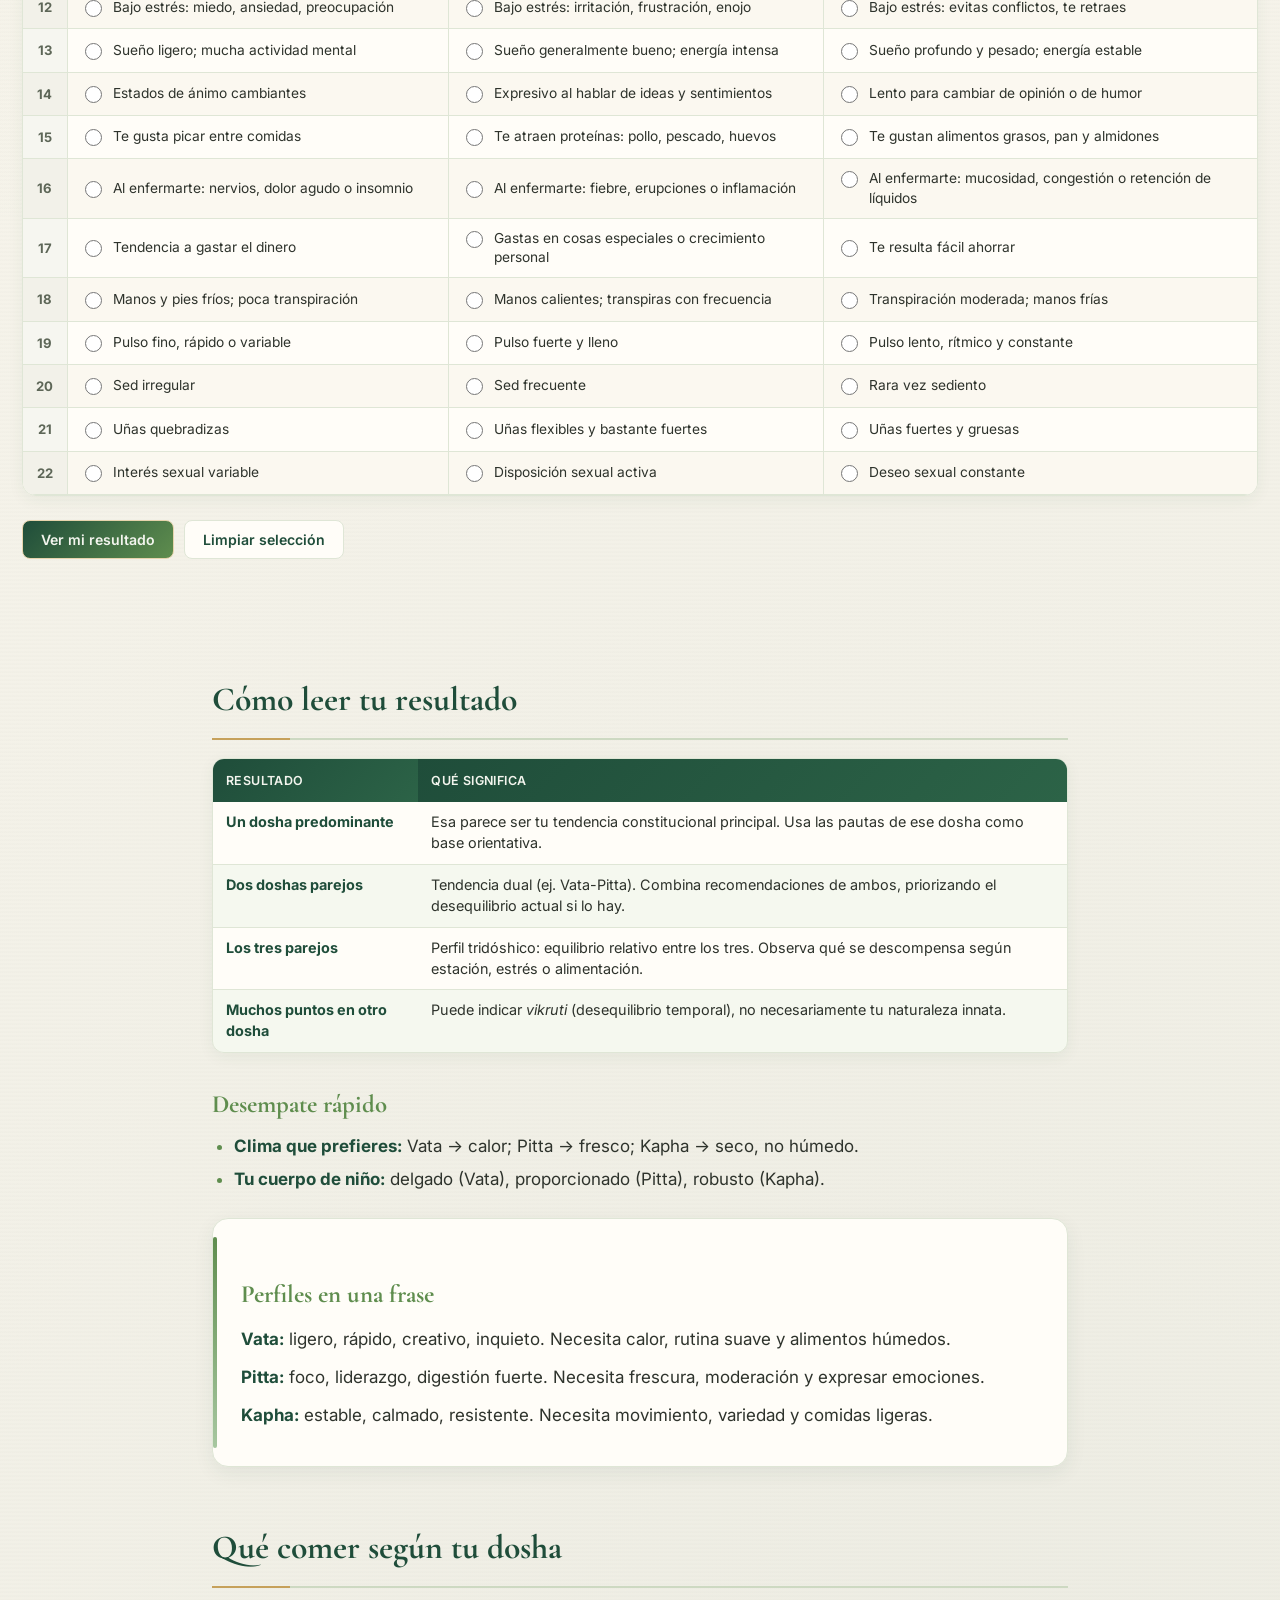
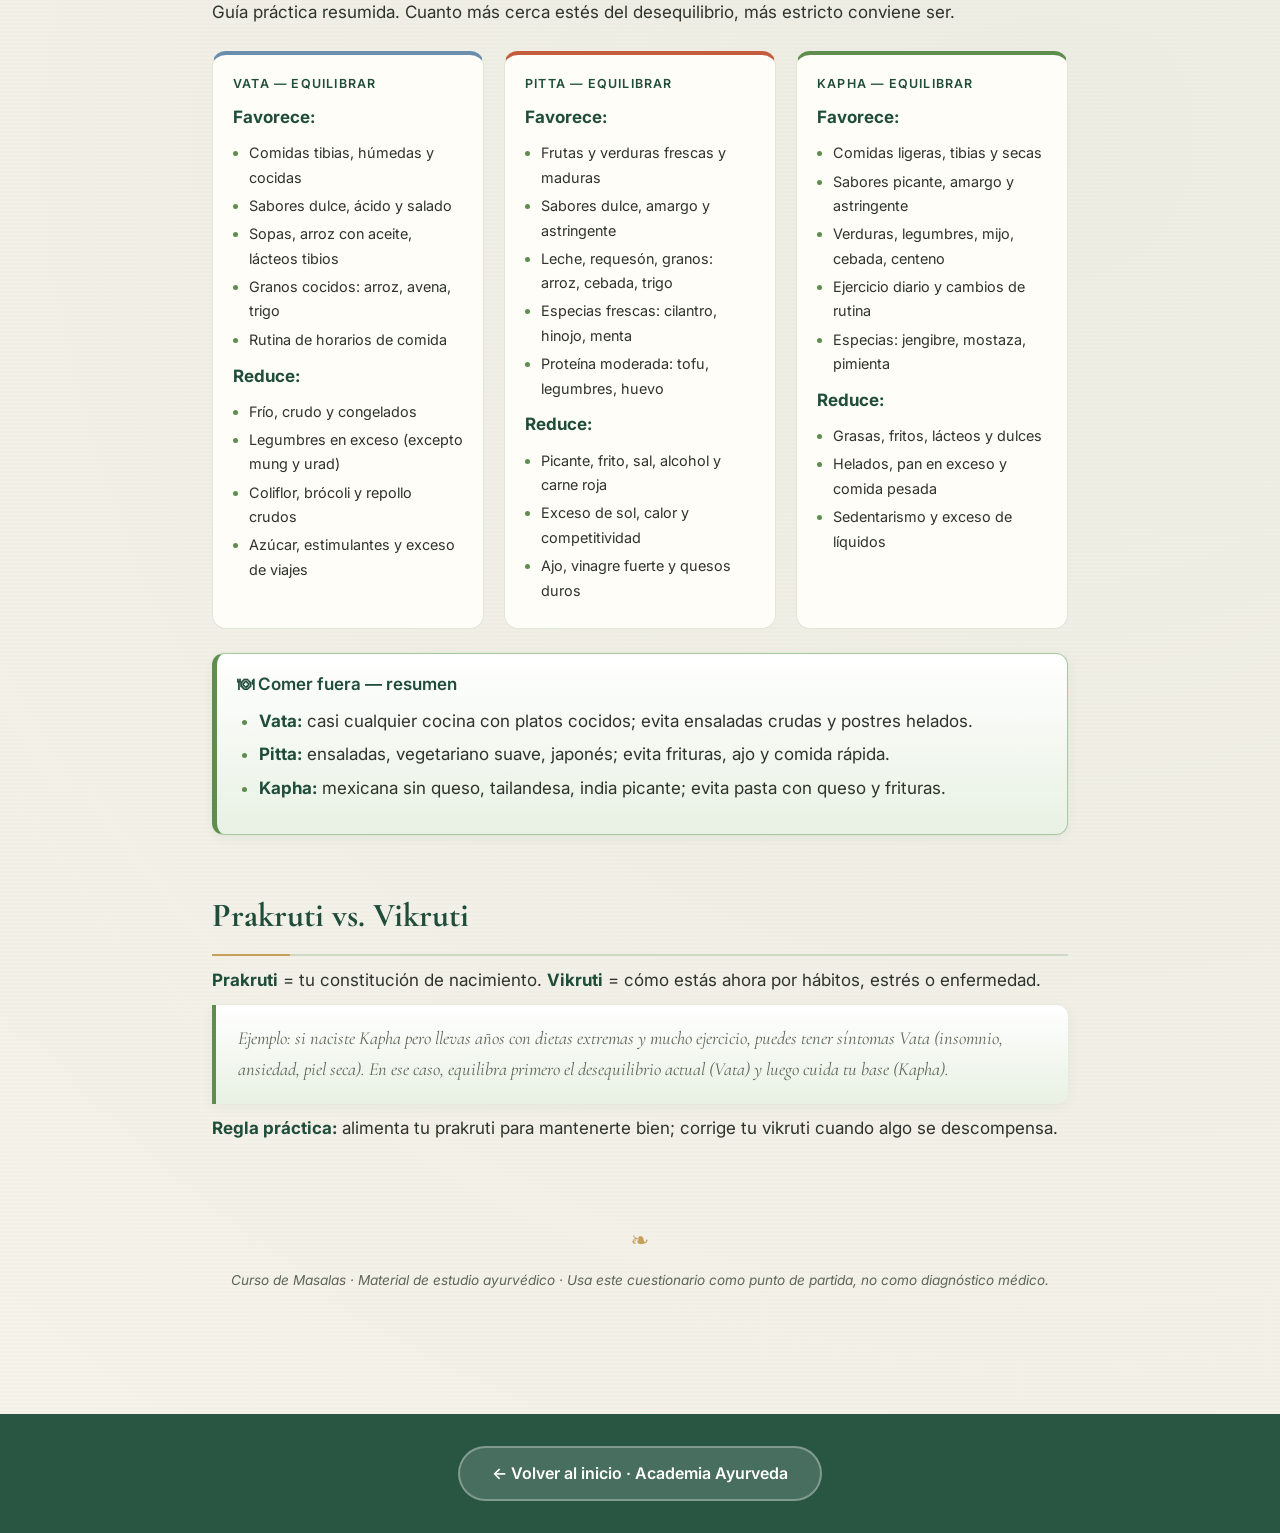
<file: pages/guia-doshas.html>
<!DOCTYPE html>
<html lang="es">
<head>
<meta charset="UTF-8">
<meta name="viewport" content="width=device-width, initial-scale=1.0">
<title>Descubriendo tu Constitución — Guía de Doshas</title>
<link rel="preconnect" href="https://fonts.googleapis.com">
<link rel="preconnect" href="https://fonts.gstatic.com" crossorigin>
<link href="https://fonts.googleapis.com/css2?family=Cormorant+Garamond:ital,wght@0,500;0,600;0,700;1,500&family=Playfair+Display:wght@600;700;800&family=Inter:wght@400;500;600&display=swap" rel="stylesheet">
<style>
  :root{
    --forest:#1F4D3A; --leaf:#5F8D4E; --sage:#A7C7A0; --mint:#E8F1E3;
    --cream:#F8F5EC; --beige:#EDE3D0; --gold:#C6A15B; --gold-soft:#e7d4ad;
    --ink:#2E332C; --muted:#5d6657; --paper:#fffdf8;
    --line:#dfe6d6; --line-strong:#cdd9c2;
    --vata:#6B8EAD; --pitta:#C45C3E; --kapha:#5F8D4E;
  }
  *{box-sizing:border-box;}
  html{scroll-behavior:smooth;}
  body{
    margin:0; font-family:"Inter","Segoe UI",system-ui,sans-serif;
    color:var(--ink); line-height:1.7; font-size:17px; background-color:var(--cream);
    background-image:
      radial-gradient(circle at 18% 22%, rgba(95,141,78,.05) 0, transparent 42%),
      radial-gradient(circle at 82% 78%, rgba(31,77,58,.05) 0, transparent 46%),
      repeating-linear-gradient(0deg, rgba(46,51,44,.012) 0 2px, transparent 2px 4px);
  }
  .wrap{max-width:900px;margin:0 auto;padding:0 22px 90px;}
  .wrap-wide{max-width:1280px;margin:0 auto;padding:0 22px 40px;}

  .cover{
    position:relative;text-align:center;padding:74px 26px 64px;color:#f3f5ee;overflow:hidden;
    background:
      radial-gradient(ellipse at 50% 8%, rgba(166,199,160,.22) 0, transparent 60%),
      linear-gradient(165deg, #1F4D3A 0%, #2c6347 48%, #3f7553 100%);
    border-bottom:5px solid var(--gold);margin-bottom:42px;
    box-shadow:0 14px 34px rgba(31,77,58,.28);
  }
  .cover::before{
    content:"";position:absolute;inset:0;opacity:.10;pointer-events:none;
    background-image:
      radial-gradient(circle at 12% 30%, #fff 0 2px, transparent 3px),
      radial-gradient(circle at 88% 24%, #fff 0 2px, transparent 3px),
      radial-gradient(circle at 22% 80%, #fff 0 2px, transparent 3px),
      radial-gradient(circle at 78% 84%, #fff 0 2px, transparent 3px);
  }
  .cover-frame{position:relative;z-index:1;border:1px solid rgba(231,212,173,.45);border-radius:18px;padding:34px 20px 30px;max-width:680px;margin:0 auto;}
  .cover .kicker{font-family:"Inter",sans-serif;letter-spacing:4px;text-transform:uppercase;font-size:.72rem;color:var(--gold-soft);margin:6px 0 16px;}
  .cover h1{font-family:"Playfair Display","Cormorant Garamond",serif;font-size:2.6rem;line-height:1.12;margin:0 0 6px;font-weight:800;color:#fdfbf4;}
  .cover .leaf-divider{display:flex;align-items:center;justify-content:center;gap:12px;margin:18px auto 16px;color:var(--gold-soft);}
  .cover .leaf-divider::before,.cover .leaf-divider::after{content:"";height:1px;width:64px;background:linear-gradient(90deg,transparent,var(--gold-soft));}
  .cover .leaf-divider::after{background:linear-gradient(90deg,var(--gold-soft),transparent);}
  .cover .sub{font-family:"Cormorant Garamond",serif;font-size:1.28rem;line-height:1.5;opacity:.96;margin:0 auto;max-width:560px;font-weight:500;font-style:italic;}

  h2{font-family:"Cormorant Garamond","Playfair Display",serif;font-size:2.1rem;font-weight:700;color:var(--forest);margin:52px 0 10px;padding-bottom:10px;position:relative;border-bottom:2px solid var(--line-strong);}
  h2::after{content:"";position:absolute;left:0;bottom:-2px;width:78px;height:2px;background:var(--gold);}
  h3{font-family:"Cormorant Garamond",serif;font-size:1.55rem;font-weight:700;color:var(--leaf);margin:30px 0 6px;}
  h4{font-family:"Inter",sans-serif;font-size:.82rem;color:var(--forest);margin:20px 0 4px;text-transform:uppercase;letter-spacing:1.2px;font-weight:600;}
  p{margin:.55em 0;} strong{color:var(--forest);}
  ul,ol{margin:.4em 0 .9em;padding-left:1.3em;} li{margin:.26em 0;} ul li::marker{color:var(--leaf);}

  .lead{background:linear-gradient(180deg,#fff,var(--mint));border-left:4px solid var(--leaf);padding:18px 22px;border-radius:0 12px 12px 0;color:var(--muted);font-family:"Cormorant Garamond",serif;font-size:1.15rem;font-style:italic;box-shadow:0 3px 14px rgba(31,77,58,.06);}
  .card{position:relative;background:var(--paper);border:1px solid var(--line);border-radius:16px;padding:24px 28px 26px;margin:24px 0;box-shadow:0 6px 20px rgba(31,77,58,.07);}
  .card::before{content:"";position:absolute;left:0;top:18px;bottom:18px;width:4px;border-radius:4px;background:linear-gradient(180deg,var(--leaf),var(--sage));}
  .key{background:linear-gradient(180deg,#fff,var(--mint));border:1px solid var(--sage);border-left:5px solid var(--leaf);border-radius:12px;padding:16px 20px;margin:20px 0;box-shadow:0 3px 12px rgba(31,77,58,.06);}
  .key .key-title{font-family:"Inter",sans-serif;font-weight:600;color:var(--forest);display:block;margin-bottom:8px;}

  .part-banner{
    background:linear-gradient(135deg, #1F4D3A 0%, #356148 100%);
    color:#f3f5ee;border-radius:16px;padding:22px 26px;margin:48px 0 20px;text-align:center;
    border:1px solid rgba(198,161,91,.4);box-shadow:0 10px 26px rgba(31,77,58,.22);
  }
  .part-banner .part-n{display:block;font-family:"Inter",sans-serif;font-size:.72rem;letter-spacing:3px;text-transform:uppercase;color:var(--gold-soft);margin-bottom:6px;}
  .part-banner h2{font-family:"Playfair Display",serif;color:#fdfbf4;border:none;margin:0;padding:0;font-size:1.65rem;}
  .part-banner h2::after{display:none;}
  .part-banner p{margin:8px 0 0;font-size:.95rem;opacity:.92;font-style:italic;}

  .dosha-pills{display:flex;flex-wrap:wrap;gap:12px;margin:22px 0;}
  .pill{flex:1 1 220px;background:var(--paper);border:1px solid var(--line);border-radius:14px;padding:16px 18px;text-align:center;}
  .pill strong{display:block;font-family:"Cormorant Garamond",serif;font-size:1.35rem;margin-bottom:4px;}
  .pill.vata{border-top:4px solid var(--vata);} .pill.pitta{border-top:4px solid var(--pitta);} .pill.kapha{border-top:4px solid var(--kapha);}
  .pill span{font-size:.88rem;color:var(--muted);}

  /* Tablas generales */
  table.data-table{width:100%;border-collapse:separate;border-spacing:0;margin:18px 0;font-size:.9rem;background:var(--paper);border-radius:12px;overflow:hidden;border:1px solid var(--line);box-shadow:0 4px 16px rgba(31,77,58,.06);}
  .data-table th{background:linear-gradient(135deg,var(--forest),#2c6347);color:#f3f5ee;text-align:left;padding:11px 13px;font-weight:600;font-size:.78rem;text-transform:uppercase;letter-spacing:.4px;}
  .data-table th.th-vata{background:var(--vata);}
  .data-table th.th-pitta{background:var(--pitta);}
  .data-table th.th-kapha{background:var(--kapha);}
  .data-table td{padding:10px 13px;border-bottom:1px solid var(--line);vertical-align:top;line-height:1.45;}
  .data-table tr:last-child td{border-bottom:none;}
  .data-table tbody tr:nth-child(even) td{background:rgba(232,241,227,.45);}
  .data-table .cat{font-weight:600;color:var(--forest);background:#fff;font-size:.85rem;min-width:140px;}

  /* Matriz del cuestionario */
  .quiz-intro{background:var(--paper);border:1px solid var(--line);border-radius:14px;padding:20px 24px;margin:20px 0;}
  .quiz-progress{font-family:"Inter",sans-serif;font-size:.82rem;color:var(--muted);margin:12px 0 0;}
  .quiz-progress strong{color:var(--forest);}
  .quiz-progress.complete strong{color:var(--leaf);}
  .pending-alert{
    display:none;background:linear-gradient(180deg,#fff8e8,#fff3d6);
    border:1px solid var(--gold-soft);border-left:5px solid var(--gold);
    border-radius:12px;padding:14px 18px;margin:16px 0;font-size:.92rem;color:var(--ink);
  }
  .pending-alert.visible{display:block;}
  .pending-alert strong{color:var(--forest);}
  .pending-alert .pending-nums{color:var(--pitta);font-weight:600;}
  .btn-link{background:none;border:none;padding:0;color:var(--leaf);font-weight:600;cursor:pointer;text-decoration:underline;font-size:inherit;}
  .btn-link:hover{color:var(--forest);}

  .quiz-matrix-wrap{overflow-x:auto;margin:24px 0;border-radius:14px;border:1px solid var(--line);box-shadow:0 4px 16px rgba(31,77,58,.06);}
  table.quiz-matrix{width:100%;min-width:720px;border-collapse:collapse;background:var(--paper);font-size:.86rem;}
  .quiz-matrix thead th{
    padding:12px 10px;font-family:"Inter",sans-serif;font-size:.75rem;text-transform:uppercase;
    letter-spacing:.5px;color:#fff;text-align:center;position:sticky;top:0;z-index:2;
  }
  .quiz-matrix thead th.th-num{background:var(--forest);width:44px;}
  .quiz-matrix thead th.th-vata{background:var(--vata);}
  .quiz-matrix thead th.th-pitta{background:var(--pitta);}
  .quiz-matrix thead th.th-kapha{background:var(--kapha);}
  .quiz-matrix tbody tr{border-bottom:1px solid var(--line);transition:background .15s;}
  .quiz-matrix tbody tr:nth-child(even){background:rgba(248,245,236,.6);}
  .quiz-matrix tbody tr.answered{background:rgba(232,241,227,.5);}
  .quiz-matrix td{padding:10px 12px;vertical-align:middle;}
  .quiz-matrix .q-num{text-align:center;font-weight:700;color:var(--muted);font-size:.82rem;background:rgba(31,77,58,.04);}
  .quiz-matrix .opt-cell{cursor:pointer;transition:background .15s;border-left:1px solid var(--line);}
  .quiz-matrix .opt-cell:hover{background:var(--mint);}
  .quiz-matrix .opt-cell label{display:flex;align-items:flex-start;gap:8px;cursor:pointer;margin:0;}
  .quiz-matrix .opt-cell input[type=radio]{flex:0 0 17px;width:17px;height:17px;margin-top:2px;cursor:pointer;}
  .quiz-matrix .opt-cell span{line-height:1.4;}
  .quiz-matrix tr.row-vata .opt-cell:nth-child(2),
  .quiz-matrix tr.row-pitta .opt-cell:nth-child(3),
  .quiz-matrix tr.row-kapha .opt-cell:nth-child(4){background:rgba(198,161,91,.14);font-weight:500;}
  .quiz-matrix tr.row-vata .opt-cell:nth-child(2){background:rgba(107,142,173,.16);}
  .quiz-matrix tr.row-pitta .opt-cell:nth-child(3){background:rgba(196,92,62,.12);}
  .quiz-matrix tr.row-kapha .opt-cell:nth-child(4){background:rgba(95,141,78,.14);}
  .quiz-matrix tr.row-pending{background:rgba(198,161,91,.12) !important;}
  .quiz-matrix tr.row-pending .q-num{color:var(--pitta);background:rgba(196,92,62,.12);}
  .quiz-matrix tr.row-pending .opt-cell{box-shadow:inset 0 0 0 1px rgba(198,161,91,.35);}

  .score-bar{display:grid;grid-template-columns:repeat(3,1fr);gap:14px;margin:24px 0;}
  .score-card{background:var(--paper);border:1px solid var(--line);border-radius:12px;padding:14px;text-align:center;transition:.25s ease;}
  .score-card .num{font-family:"Playfair Display",serif;font-size:2rem;font-weight:700;line-height:1;}
  .score-card .label{font-size:.78rem;text-transform:uppercase;letter-spacing:1px;color:var(--muted);margin-top:4px;}
  .score-card.vata .num{color:var(--vata);} .score-card.pitta .num{color:var(--pitta);} .score-card.kapha .num{color:var(--kapha);}
  .score-card.leading{box-shadow:0 0 0 2px var(--gold);background:linear-gradient(180deg,#fff,var(--mint));}

  .result-panel{background:linear-gradient(180deg,#fffdf8,#f4efe2);border:2px solid var(--gold-soft);border-radius:16px;padding:22px 26px;margin:28px 0;box-shadow:0 6px 22px rgba(198,161,91,.12);}
  .result-panel h3{margin-top:0;color:var(--forest);}
  .result-panel .result-type{font-family:"Playfair Display",serif;font-size:1.55rem;color:var(--forest);margin:8px 0;line-height:1.35;}

  .btn-row{display:flex;flex-wrap:wrap;gap:10px;margin:20px 0;}
  .btn{font-family:"Inter",sans-serif;font-size:.88rem;font-weight:600;padding:10px 18px;border-radius:8px;border:1px solid var(--line);background:var(--paper);color:var(--forest);cursor:pointer;transition:.2s;}
  .btn:hover{background:var(--mint);}
  .btn-primary{background:linear-gradient(135deg,var(--forest),var(--leaf));color:#f3f5ee;border-color:var(--gold-soft);}
  .btn-primary:hover{filter:brightness(1.05);}

  .nutrition-grid{display:grid;grid-template-columns:1fr;gap:20px;margin:24px 0;}
  @media(min-width:720px){.nutrition-grid{grid-template-columns:repeat(3,1fr);}}
  .nut-card{border-radius:14px;padding:18px 20px;border:1px solid var(--line);background:var(--paper);}
  .nut-card.vata{border-top:4px solid var(--vata);} .nut-card.pitta{border-top:4px solid var(--pitta);} .nut-card.kapha{border-top:4px solid var(--kapha);}
  .nut-card h4{margin-top:0;font-size:.78rem;} .nut-card ul{font-size:.9rem;margin:.5em 0;padding-left:1.1em;}
  .nut-card .do{color:var(--leaf);} .nut-card .avoid{color:var(--pitta);}

  .footer{margin-top:56px;padding-top:22px;color:var(--muted);font-size:.85rem;font-style:italic;text-align:center;}
  .footer::before{content:"❧";display:block;color:var(--gold);font-size:1.4rem;font-style:normal;margin-bottom:10px;}

  @media(max-width:768px){
    body{font-size:16px;} .cover h1{font-size:2rem;}
    .score-bar{grid-template-columns:1fr;}
    .data-table,.quiz-matrix{font-size:.8rem;}
    .data-table .cat{min-width:100px;}
  }
</style>
</head>
<body>
  <!-- Botón de regreso al inicio -->
  <div style="position: sticky; top: 0; z-index: 999; background: rgba(31,77,58,0.95); backdrop-filter: blur(8px); padding: 0.7rem 1.5rem; display: flex; align-items: center; gap: 1rem;">
    <a href="../index.html" style="display: inline-flex; align-items: center; gap: 0.5rem; color: #fff; font-family: 'Inter', sans-serif; font-weight: 600; font-size: 0.9rem; text-decoration: none; background: rgba(255,255,255,0.15); padding: 0.45rem 1rem; border-radius: 999px; transition: background 0.2s;" onmouseover="this.style.background='rgba(255,255,255,0.25)'" onmouseout="this.style.background='rgba(255,255,255,0.15)'">
      ← Volver al inicio
    </a>
    <span style="color: rgba(255,255,255,0.6); font-family: 'Inter', sans-serif; font-size: 0.85rem;">Academia Ayurveda · Guía de Doshas</span>
  </div>

<header class="cover">
  <div class="cover-frame">
    <p class="kicker">Curso de Masalas · Ayurveda práctico</p>
    <h1>Descubriendo tu Constitución</h1>
    <div class="leaf-divider">❧</div>
    <p class="sub">Primero comprende los doshas · Luego descubre tu tendencia constitucional</p>
  </div>
</header>

<div class="wrap">

  <section id="intro">
    <h2>¿Qué es tu constitución?</h2>
    <p class="lead">En Ayurveda, la <strong>prakruti</strong> es la mezcla de energías con la que naciste. No es una etiqueta rígida: es un mapa de tendencias para elegir mejor qué comer, cómo moverte y cómo cuidarte.</p>
    <p>Esta herramienta tiene <strong>dos partes</strong>: primero un mapa comparativo para entender Vata, Pitta y Kapha; después un cuestionario para orientarte hacia tu tendencia predominante.</p>

    <div class="dosha-pills">
      <div class="pill vata"><strong>Vata</strong><span>Aire + Éter · Movimiento, creatividad</span></div>
      <div class="pill pitta"><strong>Pitta</strong><span>Fuego + Agua · Metabolismo, foco</span></div>
      <div class="pill kapha"><strong>Kapha</strong><span>Agua + Tierra · Estabilidad, calma</span></div>
    </div>

    <div class="key">
      <span class="key-title">🔑 Antes de empezar</span>
      <ul>
        <li>Responde según cómo eres <strong>habitualmente</strong>, no por un momento de estrés o enfermedad.</li>
        <li>Puedes tener rasgos de varios doshas; el test busca tu <strong>tendencia predominante</strong>.</li>
        <li>Si muchos rasgos apuntan a un dosha distinto al tuyo, puede indicar <strong>vikruti</strong> (desequilibrio temporal).</li>
        <li>El pulso ayurvédico ofrece la lectura más precisa; esto es una guía educativa para empezar.</li>
      </ul>
    </div>
  </section>

</div>

<!-- ═══════════════════ PARTE 1 — MAPA COMPARATIVO ═══════════════════ -->
<section id="mapa-comparativo" class="wrap-wide">
  <div class="part-banner">
    <span class="part-n">Parte 1 · Aprende</span>
    <h2>Mapa comparativo de los tres Doshas</h2>
    <p>Compara las cualidades de Vata, Pitta y Kapha antes de hacer el cuestionario.</p>
  </div>

  <table class="data-table compare-table">
    <thead>
      <tr>
        <th>Característica</th>
        <th class="th-vata">Vata</th>
        <th class="th-pitta">Pitta</th>
        <th class="th-kapha">Kapha</th>
      </tr>
    </thead>
    <tbody>
      <tr><td class="cat">Elementos predominantes</td><td>Aire y éter</td><td>Fuego y agua</td><td>Agua y tierra</td></tr>
      <tr><td class="cat">Constitución física</td><td>Delgado, usualmente alto o bajo; huesos ligeros; articulaciones prominentes; dificultad para ganar peso.</td><td>Complexión mediana y bien proporcionada; estructura ósea mediana; gana o pierde peso con relativa facilidad.</td><td>Complexión amplia; estructura ósea pesada; tendencia a ganar peso fácilmente y dificultad para perderlo.</td></tr>
      <tr><td class="cat">Piel y cabello</td><td>Piel seca que se agrieta fácilmente; cabello oscuro, áspero o encrespado.</td><td>Piel clara y sensible; tendencia a quemarse con el sol; cabello fino, claro, rubio, rojo o con canas tempranas.</td><td>Piel gruesa, fresca y bien lubricada; cabello grueso, ondulado y ligeramente graso.</td></tr>
      <tr><td class="cat">Ojos</td><td>Pequeños, activos y oscuros.</td><td>Penetrantes, verdes, grises o ámbar.</td><td>Grandes, atractivos, con pestañas gruesas.</td></tr>
      <tr><td class="cat">Digestión y apetito</td><td>Apetito variable; digestión irregular; tendencia al estreñimiento.</td><td>Buen apetito; digestión fuerte; puede irritarse si no come.</td><td>Buen apetito; digestión estable pero más lenta; puede saltarse comidas.</td></tr>
      <tr><td class="cat">Personalidad y mente</td><td>Creativo, rápido, flexible, cambia fácilmente.</td><td>Analítico, decidido, líder, opiniones fuertes.</td><td>Calmado, estable, confiable, constante.</td></tr>
      <tr><td class="cat">Bajo estrés</td><td>Miedo, ansiedad, preocupación.</td><td>Irritación, frustración, enojo.</td><td>Evita conflictos, apego, resistencia al cambio.</td></tr>
      <tr><td class="cat">Sueño y energía</td><td>Sueño ligero, mucha actividad mental.</td><td>Sueño generalmente bueno, energía intensa.</td><td>Sueño profundo, energía estable.</td></tr>
      <tr><td class="cat">Finanzas</td><td>Tendencia a gastar.</td><td>Gasta en cosas especiales o crecimiento personal.</td><td>Facilidad para ahorrar.</td></tr>
      <tr><td class="cat">Guṇas / atributos</td><td>Ligero, frío, seco, áspero, sutil, móvil.</td><td>Caliente, ligero, aceitoso, móvil, líquido.</td><td>Pesado, frío, aceitoso, suave, denso, estable.</td></tr>
    </tbody>
  </table>
</section>

<!-- ═══════════════════ PARTE 2 — CUESTIONARIO ═══════════════════ -->
<section id="cuestionario" class="wrap-wide">
  <div class="part-banner">
    <span class="part-n">Parte 2 · Descubre</span>
    <h2>Cuestionario de tendencia constitucional</h2>
    <p>Compara cada fila y elige la opción que más se parece a ti.</p>
  </div>

  <div class="quiz-intro">
    <p><strong>Instrucciones:</strong> Lee cada fila comparando las tres opciones y selecciona la descripción que más se parece a ti. Puedes tener características de varios doshas, pero selecciona la opción predominante en cada aspecto.</p>
    <p class="quiz-progress" id="quiz-progress">Respondidas: <strong>0</strong> de <strong>22</strong></p>
  </div>

  <div class="pending-alert" id="pending-alert" role="alert">
    <strong>Faltan respuestas.</strong>
    <span id="pending-msg"></span>
    <button type="button" class="btn-link" id="btn-ir-pendiente">Ir a la primera pendiente ↓</button>
  </div>

  <div class="score-bar" aria-live="polite">
    <div class="score-card vata" id="score-vata"><div class="num">0</div><div class="label">Vata</div></div>
    <div class="score-card pitta" id="score-pitta"><div class="num">0</div><div class="label">Pitta</div></div>
    <div class="score-card kapha" id="score-kapha"><div class="num">0</div><div class="label">Kapha</div></div>
  </div>

  <div class="quiz-matrix-wrap">
    <table class="quiz-matrix" id="quiz-matrix">
      <thead>
        <tr>
          <th class="th-num">#</th>
          <th class="th-vata">Vata</th>
          <th class="th-pitta">Pitta</th>
          <th class="th-kapha">Kapha</th>
        </tr>
      </thead>
      <tbody>
        <tr data-q="q1">
          <td class="q-num">1</td>
          <td class="opt-cell"><label><input type="radio" name="q1" value="vata"><span>Delgado, huesos ligeros, articulaciones prominentes</span></label></td>
          <td class="opt-cell"><label><input type="radio" name="q1" value="pitta"><span>Complexión media y bien proporcionada</span></label></td>
          <td class="opt-cell"><label><input type="radio" name="q1" value="kapha"><span>Complexión amplia, estructura ósea pesada</span></label></td>
        </tr>
        <tr data-q="q2">
          <td class="q-num">2</td>
          <td class="opt-cell"><label><input type="radio" name="q2" value="vata"><span>Delgado de niño</span></label></td>
          <td class="opt-cell"><label><input type="radio" name="q2" value="pitta"><span>Complexión media de niño</span></label></td>
          <td class="opt-cell"><label><input type="radio" name="q2" value="kapha"><span>Robusto o rellenito de niño</span></label></td>
        </tr>
        <tr data-q="q3">
          <td class="q-num">3</td>
          <td class="opt-cell"><label><input type="radio" name="q3" value="vata"><span>Te cuesta ganar peso</span></label></td>
          <td class="opt-cell"><label><input type="radio" name="q3" value="pitta"><span>Ganas o pierdes peso con relativa facilidad</span></label></td>
          <td class="opt-cell"><label><input type="radio" name="q3" value="kapha"><span>Ganas peso fácilmente; te cuesta perderlo</span></label></td>
        </tr>
        <tr data-q="q4">
          <td class="q-num">4</td>
          <td class="opt-cell"><label><input type="radio" name="q4" value="vata"><span>Ojos pequeños, activos y oscuros</span></label></td>
          <td class="opt-cell"><label><input type="radio" name="q4" value="pitta"><span>Ojos penetrantes: verdes, grises o ámbar</span></label></td>
          <td class="opt-cell"><label><input type="radio" name="q4" value="kapha"><span>Ojos grandes, atractivos, pestañas gruesas</span></label></td>
        </tr>
        <tr data-q="q5">
          <td class="q-num">5</td>
          <td class="opt-cell"><label><input type="radio" name="q5" value="vata"><span>Piel seca que se agrieta; cabello oscuro y áspero</span></label></td>
          <td class="opt-cell"><label><input type="radio" name="q5" value="pitta"><span>Piel clara, sensible al sol; cabello fino o claro</span></label></td>
          <td class="opt-cell"><label><input type="radio" name="q5" value="kapha"><span>Piel gruesa y fresca; cabello grueso y ondulado</span></label></td>
        </tr>
        <tr data-q="q6">
          <td class="q-num">6</td>
          <td class="opt-cell"><label><input type="radio" name="q6" value="vata"><span>Prefieres clima cálido, sol y humedad</span></label></td>
          <td class="opt-cell"><label><input type="radio" name="q6" value="pitta"><span>Prefieres lugares frescos y ventilados</span></label></td>
          <td class="opt-cell"><label><input type="radio" name="q6" value="kapha"><span>Cualquier clima, excepto mucha humedad</span></label></td>
        </tr>
        <tr data-q="q7">
          <td class="q-num">7</td>
          <td class="opt-cell"><label><input type="radio" name="q7" value="vata"><span>Apetito variable; a veces mucha hambre, otras poca</span></label></td>
          <td class="opt-cell"><label><input type="radio" name="q7" value="pitta"><span>Buen apetito; te irritas si saltas comidas</span></label></td>
          <td class="opt-cell"><label><input type="radio" name="q7" value="kapha"><span>Buen apetito; puedes saltarte comidas sin problema</span></label></td>
        </tr>
        <tr data-q="q8">
          <td class="q-num">8</td>
          <td class="opt-cell"><label><input type="radio" name="q8" value="vata"><span>Digestión irregular; tendencia al estreñimiento</span></label></td>
          <td class="opt-cell"><label><input type="radio" name="q8" value="pitta"><span>Digestión fuerte; deposiciones regulares</span></label></td>
          <td class="opt-cell"><label><input type="radio" name="q8" value="kapha"><span>Digestión estable pero lenta; deposiciones espesas</span></label></td>
        </tr>
        <tr data-q="q9">
          <td class="q-num">9</td>
          <td class="opt-cell"><label><input type="radio" name="q9" value="vata"><span>Creativo, rápido, cambias de opinión con facilidad</span></label></td>
          <td class="opt-cell"><label><input type="radio" name="q9" value="pitta"><span>Analítico, líder, opiniones firmes</span></label></td>
          <td class="opt-cell"><label><input type="radio" name="q9" value="kapha"><span>Calmado, estable, confiable, constante</span></label></td>
        </tr>
        <tr data-q="q10">
          <td class="q-num">10</td>
          <td class="opt-cell"><label><input type="radio" name="q10" value="vata"><span>No te gusta la rutina; mente inquieta</span></label></td>
          <td class="opt-cell"><label><input type="radio" name="q10" value="pitta"><span>Disfrutas planificar y tomar iniciativa</span></label></td>
          <td class="opt-cell"><label><input type="radio" name="q10" value="kapha"><span>Trabajas bien con rutina; cambias despacio</span></label></td>
        </tr>
        <tr data-q="q11">
          <td class="q-num">11</td>
          <td class="opt-cell"><label><input type="radio" name="q11" value="vata"><span>Necesitas moverte; el ejercicio te calma</span></label></td>
          <td class="opt-cell"><label><input type="radio" name="q11" value="pitta"><span>Actividades competitivas te energizan</span></label></td>
          <td class="opt-cell"><label><input type="radio" name="q11" value="kapha"><span>Prefieres ocio tranquilo a la competencia</span></label></td>
        </tr>
        <tr data-q="q12">
          <td class="q-num">12</td>
          <td class="opt-cell"><label><input type="radio" name="q12" value="vata"><span>Bajo estrés: miedo, ansiedad, preocupación</span></label></td>
          <td class="opt-cell"><label><input type="radio" name="q12" value="pitta"><span>Bajo estrés: irritación, frustración, enojo</span></label></td>
          <td class="opt-cell"><label><input type="radio" name="q12" value="kapha"><span>Bajo estrés: evitas conflictos, te retraes</span></label></td>
        </tr>
        <tr data-q="q13">
          <td class="q-num">13</td>
          <td class="opt-cell"><label><input type="radio" name="q13" value="vata"><span>Sueño ligero; mucha actividad mental</span></label></td>
          <td class="opt-cell"><label><input type="radio" name="q13" value="pitta"><span>Sueño generalmente bueno; energía intensa</span></label></td>
          <td class="opt-cell"><label><input type="radio" name="q13" value="kapha"><span>Sueño profundo y pesado; energía estable</span></label></td>
        </tr>
        <tr data-q="q14">
          <td class="q-num">14</td>
          <td class="opt-cell"><label><input type="radio" name="q14" value="vata"><span>Estados de ánimo cambiantes</span></label></td>
          <td class="opt-cell"><label><input type="radio" name="q14" value="pitta"><span>Expresivo al hablar de ideas y sentimientos</span></label></td>
          <td class="opt-cell"><label><input type="radio" name="q14" value="kapha"><span>Lento para cambiar de opinión o de humor</span></label></td>
        </tr>
        <tr data-q="q15">
          <td class="q-num">15</td>
          <td class="opt-cell"><label><input type="radio" name="q15" value="vata"><span>Te gusta picar entre comidas</span></label></td>
          <td class="opt-cell"><label><input type="radio" name="q15" value="pitta"><span>Te atraen proteínas: pollo, pescado, huevos</span></label></td>
          <td class="opt-cell"><label><input type="radio" name="q15" value="kapha"><span>Te gustan alimentos grasos, pan y almidones</span></label></td>
        </tr>
        <tr data-q="q16">
          <td class="q-num">16</td>
          <td class="opt-cell"><label><input type="radio" name="q16" value="vata"><span>Al enfermarte: nervios, dolor agudo o insomnio</span></label></td>
          <td class="opt-cell"><label><input type="radio" name="q16" value="pitta"><span>Al enfermarte: fiebre, erupciones o inflamación</span></label></td>
          <td class="opt-cell"><label><input type="radio" name="q16" value="kapha"><span>Al enfermarte: mucosidad, congestión o retención de líquidos</span></label></td>
        </tr>
        <tr data-q="q17">
          <td class="q-num">17</td>
          <td class="opt-cell"><label><input type="radio" name="q17" value="vata"><span>Tendencia a gastar el dinero</span></label></td>
          <td class="opt-cell"><label><input type="radio" name="q17" value="pitta"><span>Gastas en cosas especiales o crecimiento personal</span></label></td>
          <td class="opt-cell"><label><input type="radio" name="q17" value="kapha"><span>Te resulta fácil ahorrar</span></label></td>
        </tr>
        <tr data-q="q18">
          <td class="q-num">18</td>
          <td class="opt-cell"><label><input type="radio" name="q18" value="vata"><span>Manos y pies fríos; poca transpiración</span></label></td>
          <td class="opt-cell"><label><input type="radio" name="q18" value="pitta"><span>Manos calientes; transpiras con frecuencia</span></label></td>
          <td class="opt-cell"><label><input type="radio" name="q18" value="kapha"><span>Transpiración moderada; manos frías</span></label></td>
        </tr>
        <tr data-q="q19">
          <td class="q-num">19</td>
          <td class="opt-cell"><label><input type="radio" name="q19" value="vata"><span>Pulso fino, rápido o variable</span></label></td>
          <td class="opt-cell"><label><input type="radio" name="q19" value="pitta"><span>Pulso fuerte y lleno</span></label></td>
          <td class="opt-cell"><label><input type="radio" name="q19" value="kapha"><span>Pulso lento, rítmico y constante</span></label></td>
        </tr>
        <tr data-q="q20">
          <td class="q-num">20</td>
          <td class="opt-cell"><label><input type="radio" name="q20" value="vata"><span>Sed irregular</span></label></td>
          <td class="opt-cell"><label><input type="radio" name="q20" value="pitta"><span>Sed frecuente</span></label></td>
          <td class="opt-cell"><label><input type="radio" name="q20" value="kapha"><span>Rara vez sediento</span></label></td>
        </tr>
        <tr data-q="q21">
          <td class="q-num">21</td>
          <td class="opt-cell"><label><input type="radio" name="q21" value="vata"><span>Uñas quebradizas</span></label></td>
          <td class="opt-cell"><label><input type="radio" name="q21" value="pitta"><span>Uñas flexibles y bastante fuertes</span></label></td>
          <td class="opt-cell"><label><input type="radio" name="q21" value="kapha"><span>Uñas fuertes y gruesas</span></label></td>
        </tr>
        <tr data-q="q22">
          <td class="q-num">22</td>
          <td class="opt-cell"><label><input type="radio" name="q22" value="vata"><span>Interés sexual variable</span></label></td>
          <td class="opt-cell"><label><input type="radio" name="q22" value="pitta"><span>Disposición sexual activa</span></label></td>
          <td class="opt-cell"><label><input type="radio" name="q22" value="kapha"><span>Deseo sexual constante</span></label></td>
        </tr>
      </tbody>
    </table>
  </div>

  <div class="btn-row no-print">
    <button type="button" class="btn btn-primary" id="btn-calcular">Ver mi resultado</button>
    <button type="button" class="btn" id="btn-limpiar">Limpiar selección</button>
  </div>

  <div class="result-panel" id="resultado" hidden>
    <h3>Interpretación de tu perfil</h3>
    <p class="result-type" id="result-type">—</p>
    <p id="result-desc"></p>
    <p id="result-tip" style="font-size:.92rem;color:var(--muted);margin-top:12px;"></p>
  </div>
</section>

<div class="wrap">

  <section id="interpretacion">
    <h2>Cómo leer tu resultado</h2>
    <table class="data-table">
      <thead><tr><th>Resultado</th><th>Qué significa</th></tr></thead>
      <tbody>
        <tr><td><strong>Un dosha predominante</strong></td><td>Esa parece ser tu tendencia constitucional principal. Usa las pautas de ese dosha como base orientativa.</td></tr>
        <tr><td><strong>Dos doshas parejos</strong></td><td>Tendencia dual (ej. Vata-Pitta). Combina recomendaciones de ambos, priorizando el desequilibrio actual si lo hay.</td></tr>
        <tr><td><strong>Los tres parejos</strong></td><td>Perfil tridóshico: equilibrio relativo entre los tres. Observa qué se descompensa según estación, estrés o alimentación.</td></tr>
        <tr><td><strong>Muchos puntos en otro dosha</strong></td><td>Puede indicar <em>vikruti</em> (desequilibrio temporal), no necesariamente tu naturaleza innata.</td></tr>
      </tbody>
    </table>

    <h3>Desempate rápido</h3>
    <ul>
      <li><strong>Clima que prefieres:</strong> Vata → calor; Pitta → fresco; Kapha → seco, no húmedo.</li>
      <li><strong>Tu cuerpo de niño:</strong> delgado (Vata), proporcionado (Pitta), robusto (Kapha).</li>
    </ul>

    <div class="card">
      <h3>Perfiles en una frase</h3>
      <p><strong>Vata:</strong> ligero, rápido, creativo, inquieto. Necesita calor, rutina suave y alimentos húmedos.</p>
      <p><strong>Pitta:</strong> foco, liderazgo, digestión fuerte. Necesita frescura, moderación y expresar emociones.</p>
      <p><strong>Kapha:</strong> estable, calmado, resistente. Necesita movimiento, variedad y comidas ligeras.</p>
    </div>
  </section>

  <section id="nutricion">
    <h2>Qué comer según tu dosha</h2>
    <p>Guía práctica resumida. Cuanto más cerca estés del desequilibrio, más estricto conviene ser.</p>
    <div class="nutrition-grid">
      <div class="nut-card vata">
        <h4>Vata — Equilibrar</h4>
        <p class="do"><strong>Favorece:</strong></p>
        <ul><li>Comidas tibias, húmedas y cocidas</li><li>Sabores dulce, ácido y salado</li><li>Sopas, arroz con aceite, lácteos tibios</li><li>Granos cocidos: arroz, avena, trigo</li><li>Rutina de horarios de comida</li></ul>
        <p class="avoid"><strong>Reduce:</strong></p>
        <ul><li>Frío, crudo y congelados</li><li>Legumbres en exceso (excepto mung y urad)</li><li>Coliflor, brócoli y repollo crudos</li><li>Azúcar, estimulantes y exceso de viajes</li></ul>
      </div>
      <div class="nut-card pitta">
        <h4>Pitta — Equilibrar</h4>
        <p class="do"><strong>Favorece:</strong></p>
        <ul><li>Frutas y verduras frescas y maduras</li><li>Sabores dulce, amargo y astringente</li><li>Leche, requesón, granos: arroz, cebada, trigo</li><li>Especias frescas: cilantro, hinojo, menta</li><li>Proteína moderada: tofu, legumbres, huevo</li></ul>
        <p class="avoid"><strong>Reduce:</strong></p>
        <ul><li>Picante, frito, sal, alcohol y carne roja</li><li>Exceso de sol, calor y competitividad</li><li>Ajo, vinagre fuerte y quesos duros</li></ul>
      </div>
      <div class="nut-card kapha">
        <h4>Kapha — Equilibrar</h4>
        <p class="do"><strong>Favorece:</strong></p>
        <ul><li>Comidas ligeras, tibias y secas</li><li>Sabores picante, amargo y astringente</li><li>Verduras, legumbres, mijo, cebada, centeno</li><li>Ejercicio diario y cambios de rutina</li><li>Especias: jengibre, mostaza, pimienta</li></ul>
        <p class="avoid"><strong>Reduce:</strong></p>
        <ul><li>Grasas, fritos, lácteos y dulces</li><li>Helados, pan en exceso y comida pesada</li><li>Sedentarismo y exceso de líquidos</li></ul>
      </div>
    </div>
    <div class="key">
      <span class="key-title">🍽 Comer fuera — resumen</span>
      <ul>
        <li><strong>Vata:</strong> casi cualquier cocina con platos cocidos; evita ensaladas crudas y postres helados.</li>
        <li><strong>Pitta:</strong> ensaladas, vegetariano suave, japonés; evita frituras, ajo y comida rápida.</li>
        <li><strong>Kapha:</strong> mexicana sin queso, tailandesa, india picante; evita pasta con queso y frituras.</li>
      </ul>
    </div>
  </section>

  <section id="vikruti">
    <h2>Prakruti vs. Vikruti</h2>
    <p><strong>Prakruti</strong> = tu constitución de nacimiento. <strong>Vikruti</strong> = cómo estás ahora por hábitos, estrés o enfermedad.</p>
    <p class="lead">Ejemplo: si naciste Kapha pero llevas años con dietas extremas y mucho ejercicio, puedes tener síntomas Vata (insomnio, ansiedad, piel seca). En ese caso, equilibra primero el desequilibrio actual (Vata) y luego cuida tu base (Kapha).</p>
    <p><strong>Regla práctica:</strong> alimenta tu prakruti para mantenerte bien; corrige tu vikruti cuando algo se descompensa.</p>
  </section>

  <footer class="footer">
    Curso de Masalas · Material de estudio ayurvédico · Usa este cuestionario como punto de partida, no como diagnóstico médico.
  </footer>

</div>

<script>
(function(){
  var TOTAL_Q = 22;
  var doshas = ['vata','pitta','kapha'];
  var names = { vata:'Vata', pitta:'Pitta', kapha:'Kapha' };
  var desc = {
    vata: 'Tiendes a ser ligero, rápido y creativo, con mucho movimiento mental y físico. Para equilibrarte conviene calor, rutina suave y alimentos cocidos y húmedos.',
    pitta: 'Tiendes a ser enfocado, intenso y con buena digestión. Lideras con naturalidad. Para equilibrarte conviene frescura, moderación y expresión emocional sana.',
    kapha: 'Tiendes a ser estable, calmado y resistente. Aportas constancia. Para equilibrarte conviene movimiento, variedad y comidas ligeras y especiadas.'
  };
  var dualDesc = {
    'vata-pitta': 'Combinas creatividad Vata con foco Pitta. Cuida no quemarte: calor en comida y ambiente, pero sin exceso de picante.',
    'vata-kapha': 'Mezclas agilidad mental con persistencia. El reto puede ser miedo + inercia. Necesitas calor, movimiento regular y rutina flexible.',
    'pitta-kapha': 'Combinas liderazgo Pitta con estabilidad Kapha. Bueno para organizar y sostener proyectos. Evita sedentarismo y exceso de grasa.'
  };

  function countDosha(d){
    return document.querySelectorAll('#quiz-matrix input[type=radio][value="'+d+'"]:checked').length;
  }

  function getMissing(){
    var missing = [];
    for(var i = 1; i <= TOTAL_Q; i++){
      if(!document.querySelector('input[name="q'+i+'"]:checked')) missing.push(i);
    }
    return missing;
  }

  function markPendingRows(){
    var missing = getMissing();
    document.querySelectorAll('#quiz-matrix tbody tr[data-q]').forEach(function(row){
      var q = parseInt(row.getAttribute('data-q').replace('q',''), 10);
      row.classList.toggle('row-pending', missing.indexOf(q) !== -1);
    });
    return missing;
  }

  function scrollToQuestion(num){
    var row = document.querySelector('#quiz-matrix tr[data-q="q'+num+'"]');
    if(row) row.scrollIntoView({ behavior:'smooth', block:'center' });
  }

  function updatePendingUI(){
    var missing = markPendingRows();
    var alertEl = document.getElementById('pending-alert');
    var msgEl = document.getElementById('pending-msg');
    var answered = countAnswered();
    if(missing.length === 0){
      alertEl.classList.remove('visible');
      if(answered === TOTAL_Q) document.getElementById('quiz-progress').classList.add('complete');
      return missing;
    }
    document.getElementById('quiz-progress').classList.remove('complete');
    if(answered > 0){
      alertEl.classList.add('visible');
      if(missing.length === 1){
        msgEl.innerHTML = ' Falta la pregunta <span class="pending-nums">'+missing[0]+'</span>. El resultado será orientativo hasta completarla.';
      } else {
        msgEl.innerHTML = ' Faltan <span class="pending-nums">'+missing.length+'</span> preguntas (n.º '+missing.join(', ')+'). El resultado será orientativo hasta completarlas.';
      }
    } else {
      alertEl.classList.remove('visible');
    }
    return missing;
  }

  function countAnswered(){
    var n = 0;
    for(var i = 1; i <= TOTAL_Q; i++){
      if(document.querySelector('input[name="q'+i+'"]:checked')) n++;
    }
    return n;
  }

  function highlightRow(row, value){
    row.classList.remove('row-vata','row-pitta','row-kapha','answered','row-pending');
    if(value){ row.classList.add('row-'+value,'answered'); }
  }

  function updateScores(){
    var counts = doshas.map(function(d){ return { d:d, n:countDosha(d) }; });
    counts.sort(function(a,b){ return b.n - a.n; });

    doshas.forEach(function(d){
      document.querySelector('#score-'+d+' .num').textContent = countDosha(d);
    });

    document.querySelectorAll('.score-card').forEach(function(c){ c.classList.remove('leading'); });
    if(counts[0].n > 0){
      counts.filter(function(c){ return c.n === counts[0].n; }).forEach(function(c){
        document.getElementById('score-'+c.d).classList.add('leading');
      });
    }

    var answered = countAnswered();
    var progressEl = document.getElementById('quiz-progress');
    progressEl.innerHTML = 'Respondidas: <strong>'+answered+'</strong> de <strong>'+TOTAL_Q+'</strong>';
    if(answered === TOTAL_Q){ progressEl.classList.add('complete'); }
    else { progressEl.classList.remove('complete'); }
    updatePendingUI();
  }

  function showResult(typeText, descText, tipText, scrollToPanel){
    var panel = document.getElementById('resultado');
    document.getElementById('result-type').textContent = typeText;
    document.getElementById('result-desc').textContent = descText;
    document.getElementById('result-tip').textContent = tipText;
    panel.hidden = false;
    if(scrollToPanel !== false) panel.scrollIntoView({ behavior:'smooth', block:'nearest' });
  }

  function calcular(){
    updateScores();
    var missing = updatePendingUI();
    var counts = doshas.map(function(d){ return { d:d, n:countDosha(d) }; });
    counts.sort(function(a,b){ return b.n - a.n; });
    var total = countAnswered();

    if(total === 0){
      showResult('Aún no hay respuestas', 'Responde al menos algunas filas del cuestionario para obtener una orientación.', '', true);
      return;
    }

    if(missing.length > 0){
      scrollToQuestion(missing[0]);
      var faltaTxt = missing.length === 1
        ? 'Falta 1 pregunta (n.º '+missing[0]+'). '
        : 'Faltan '+missing.length+' preguntas. ';
      var top = counts[0].n;
      var leaders = counts.filter(function(c){ return c.n === top && c.n > 0; });
      var tendencia = leaders.length === 1
        ? 'Por ahora, tu tendencia provisional apunta a ' + names[leaders[0].d] + ' ('+counts.map(function(c){ return names[c.d]+': '+c.n; }).join(' · ')+'). '
        : '';
      showResult(
        'Resultado provisional ('+total+'/'+TOTAL_Q+')',
        faltaTxt + tendencia + 'Completa las filas resaltadas en dorado antes de confiar plenamente en este perfil.',
        'Selecciona una opción en cada fila pendiente y vuelve a pulsar «Ver mi resultado».',
        false
      );
      return;
    }

    var top = counts[0].n;
    var second = counts[1].n;
    var third = counts[2].n;
    var leaders = counts.filter(function(c){ return c.n === top && c.n > 0; });
    var typeText, descText, tipText = '';

    var spread = top - third;
    var isTridosha = leaders.length === 3 || (spread <= 2 && top > 0 && second > 0 && third > 0);

    if(isTridosha){
      typeText = 'Tu perfil parece equilibrado entre los tres doshas (tridóshico).';
      descText = 'Las tres energías aparecen con peso similar en tus respuestas. Tienes flexibilidad natural, pero conviene observar qué se descompensa según estación, estrés o alimentación.';
    } else if(leaders.length >= 2 || (top - second <= 2 && second > 0)){
      var dual = leaders.length >= 2 ? leaders : counts.slice(0,2);
      var key = dual.map(function(l){ return l.d; }).sort().join('-');
      typeText = 'Tu tendencia constitucional parece ser dual ' +
        dual.map(function(l){ return names[l.d]; }).join('-') + '.';
      descText = dualDesc[key] || 'Combinas cualidades de dos doshas. Adapta las pautas nutricionales de ambos de forma orientativa.';
    } else {
      typeText = 'Tu tendencia constitucional predominante parece ser ' + names[leaders[0].d] + '.';
      descText = desc[leaders[0].d];
    }

    if(!isTridosha && leaders.length === 1 && second >= 3){
      tipText = 'Nota: también elegiste '+second+' rasgos de '+names[counts[1].d]+'. Si son recientes, podrían indicar vikruti (desequilibrio), no tu constitución base.';
    } else {
      tipText = 'Consulta la sección «Qué comer según tu dosha» para pautas prácticas orientativas.';
    }

    showResult(typeText, descText, tipText, true);
  }

  function limpiar(){
    document.querySelectorAll('#quiz-matrix input[type=radio]').forEach(function(r){ r.checked = false; });
    document.querySelectorAll('#quiz-matrix tbody tr').forEach(function(row){
      row.classList.remove('row-vata','row-pitta','row-kapha','answered','row-pending');
    });
    document.getElementById('resultado').hidden = true;
    document.getElementById('pending-alert').classList.remove('visible');
    updateScores();
  }

  document.getElementById('btn-ir-pendiente').addEventListener('click', function(){
    var missing = getMissing();
    if(missing.length) scrollToQuestion(missing[0]);
  });

  document.querySelectorAll('#quiz-matrix input[type=radio]').forEach(function(radio){
    radio.addEventListener('change', function(){
      highlightRow(this.closest('tr'), this.value);
      updateScores();
    });
  });

  document.querySelectorAll('#quiz-matrix .opt-cell').forEach(function(cell){
    cell.addEventListener('click', function(e){
      if(e.target.tagName !== 'INPUT'){
        var input = this.querySelector('input[type=radio]');
        if(input){ input.checked = true; input.dispatchEvent(new Event('change')); }
      }
    });
  });

  document.getElementById('btn-calcular').addEventListener('click', calcular);
  document.getElementById('btn-limpiar').addEventListener('click', limpiar);
})();
</script>

  <!-- Botón de regreso al inicio (pie de página) -->
  <div style="background: rgba(31,77,58,0.95); padding: 2rem 1.5rem; text-align: center; margin-top: 2rem;">
    <a href="../index.html" style="display: inline-flex; align-items: center; gap: 0.5rem; color: #fff; font-family: 'Inter', sans-serif; font-weight: 600; font-size: 1rem; text-decoration: none; background: rgba(255,255,255,0.15); padding: 0.75rem 2rem; border-radius: 999px; border: 2px solid rgba(255,255,255,0.3); transition: background 0.2s;" onmouseover="this.style.background='rgba(255,255,255,0.25)'" onmouseout="this.style.background='rgba(255,255,255,0.15)'">
      ← Volver al inicio · Academia Ayurveda
    </a>
  </div>
</body>
</html>
</file>
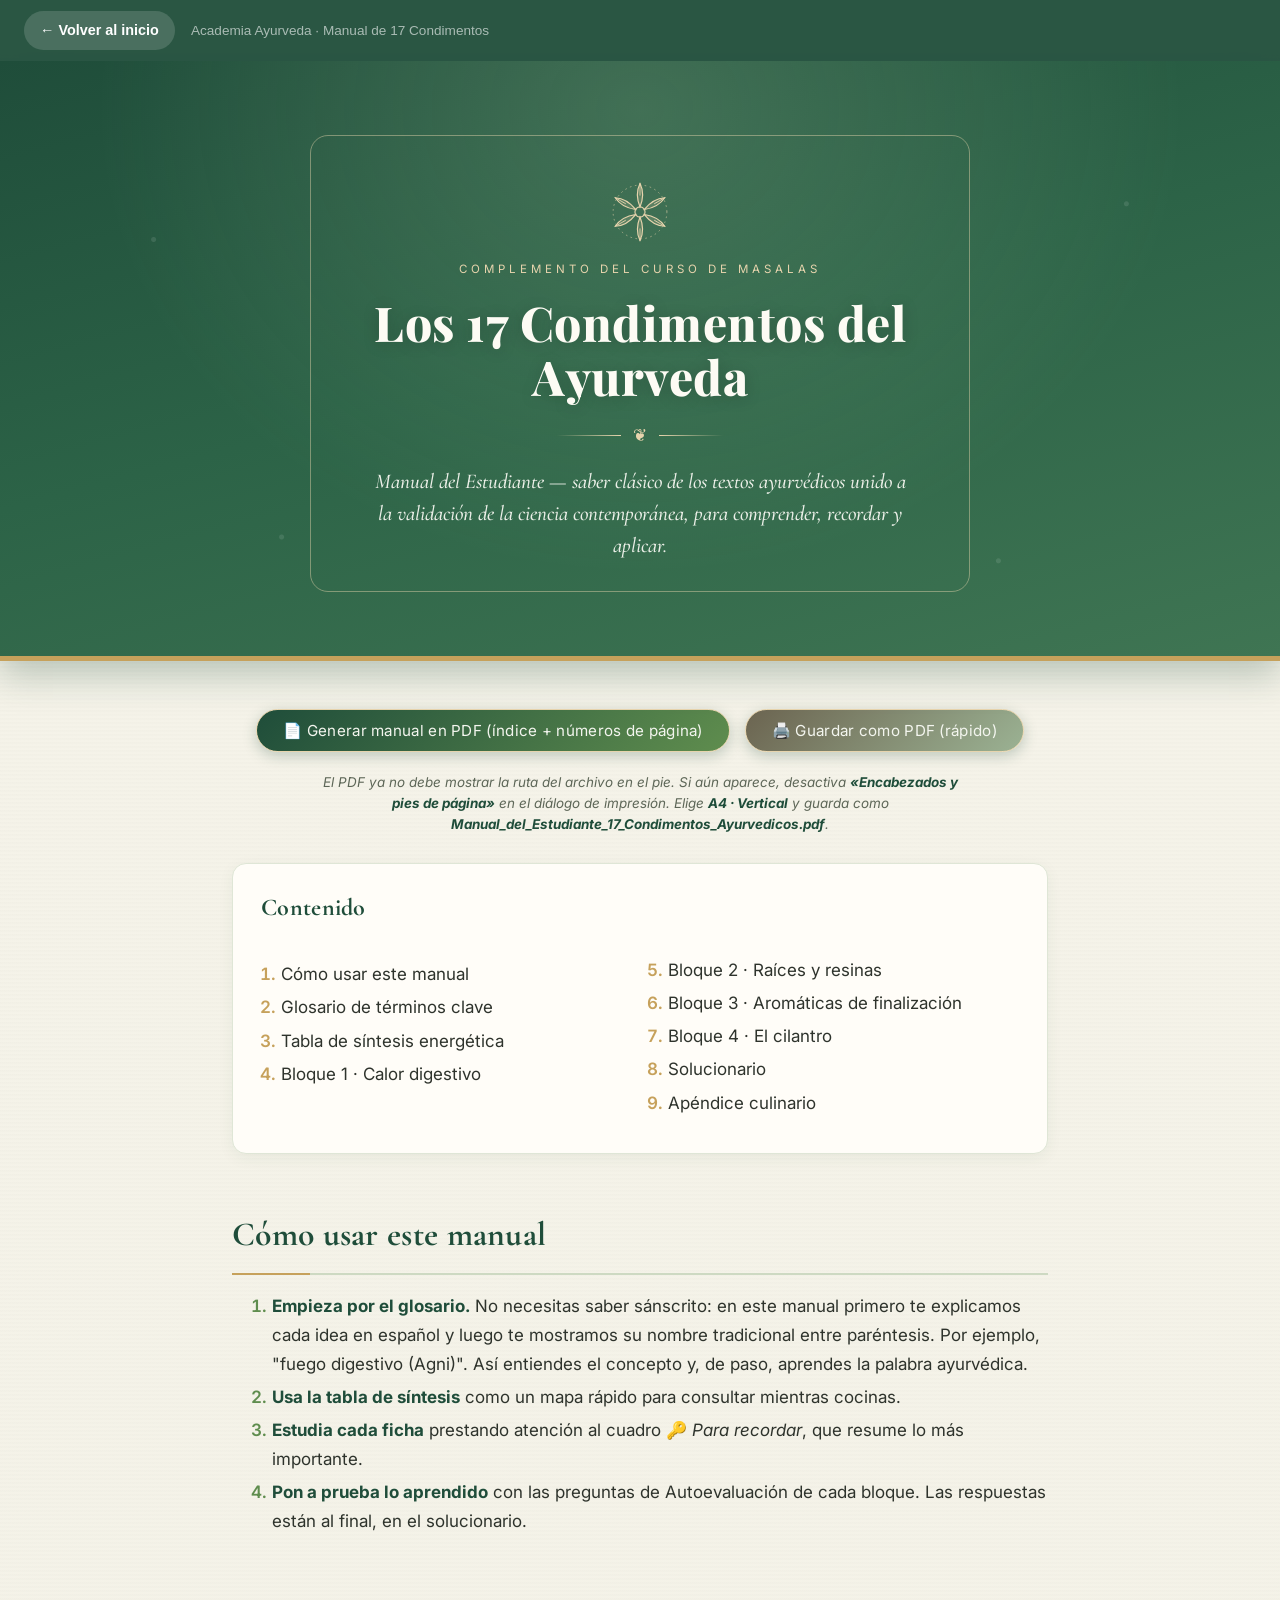
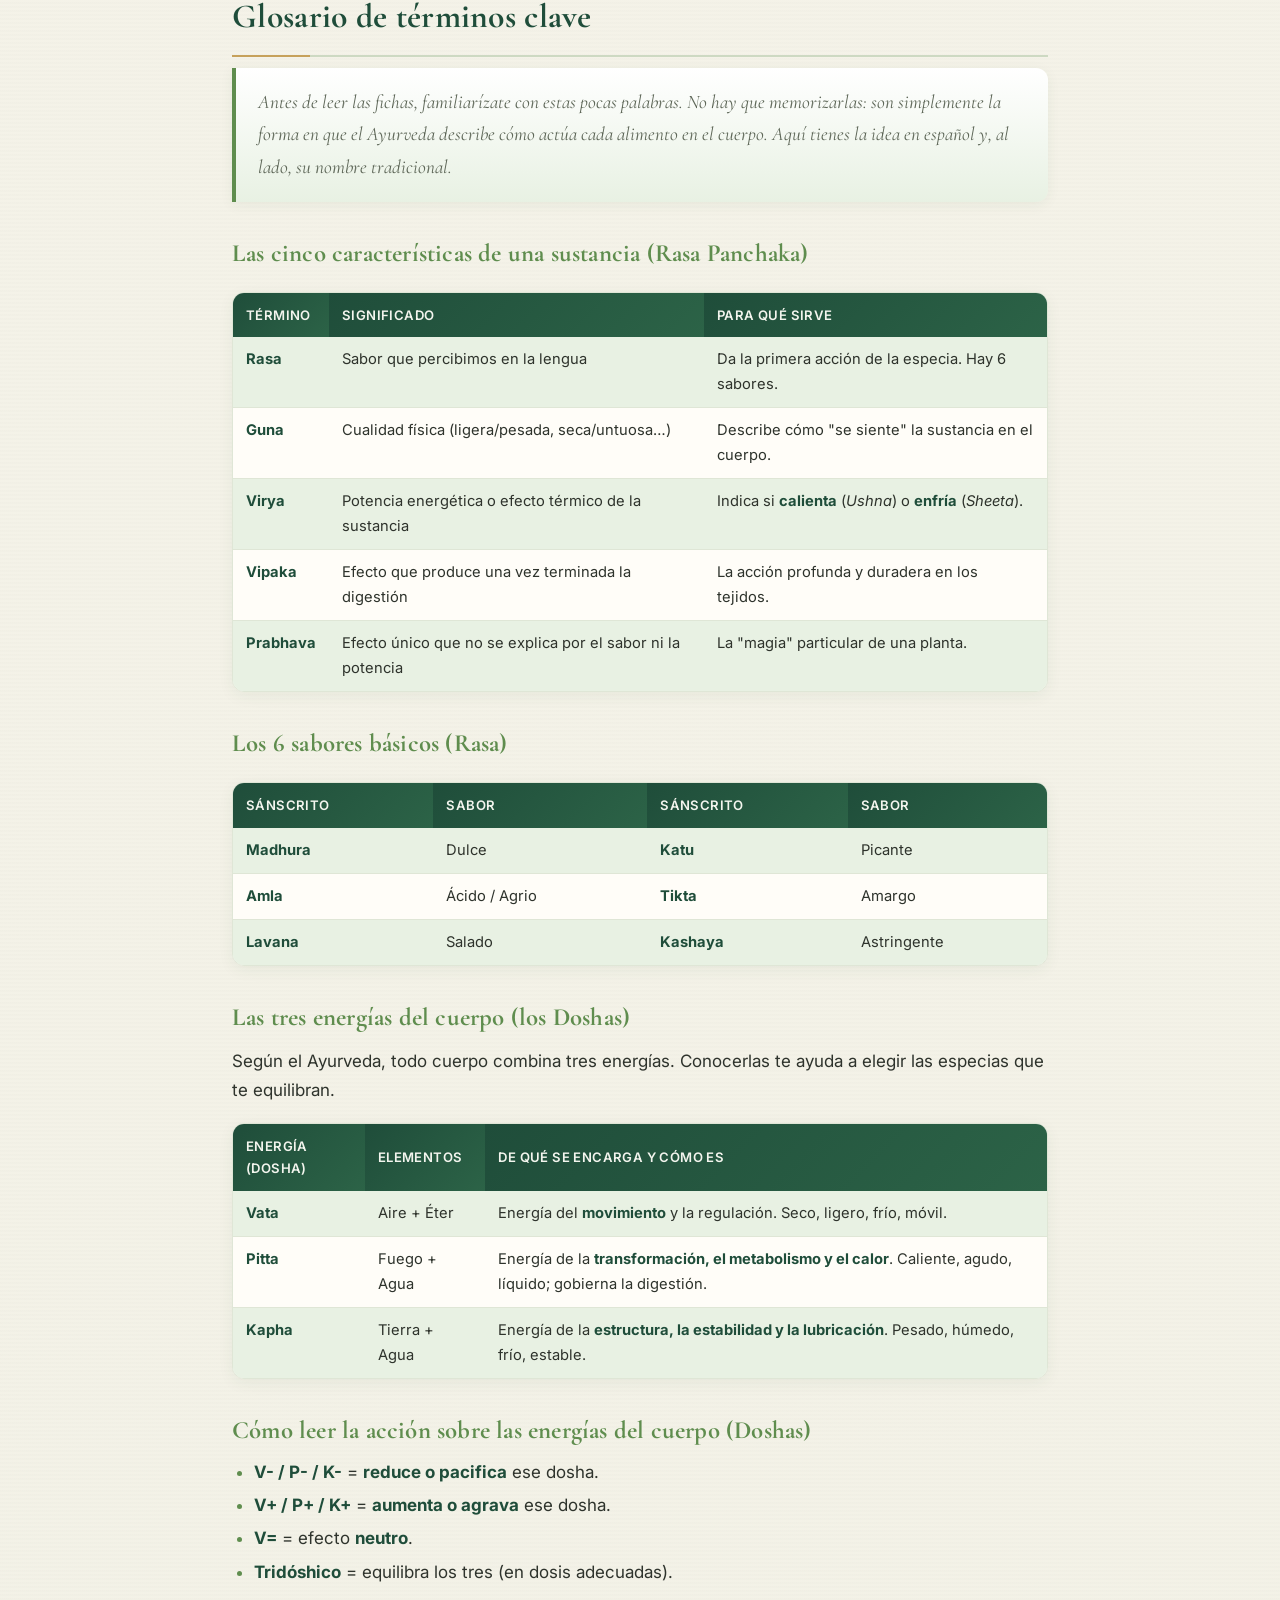
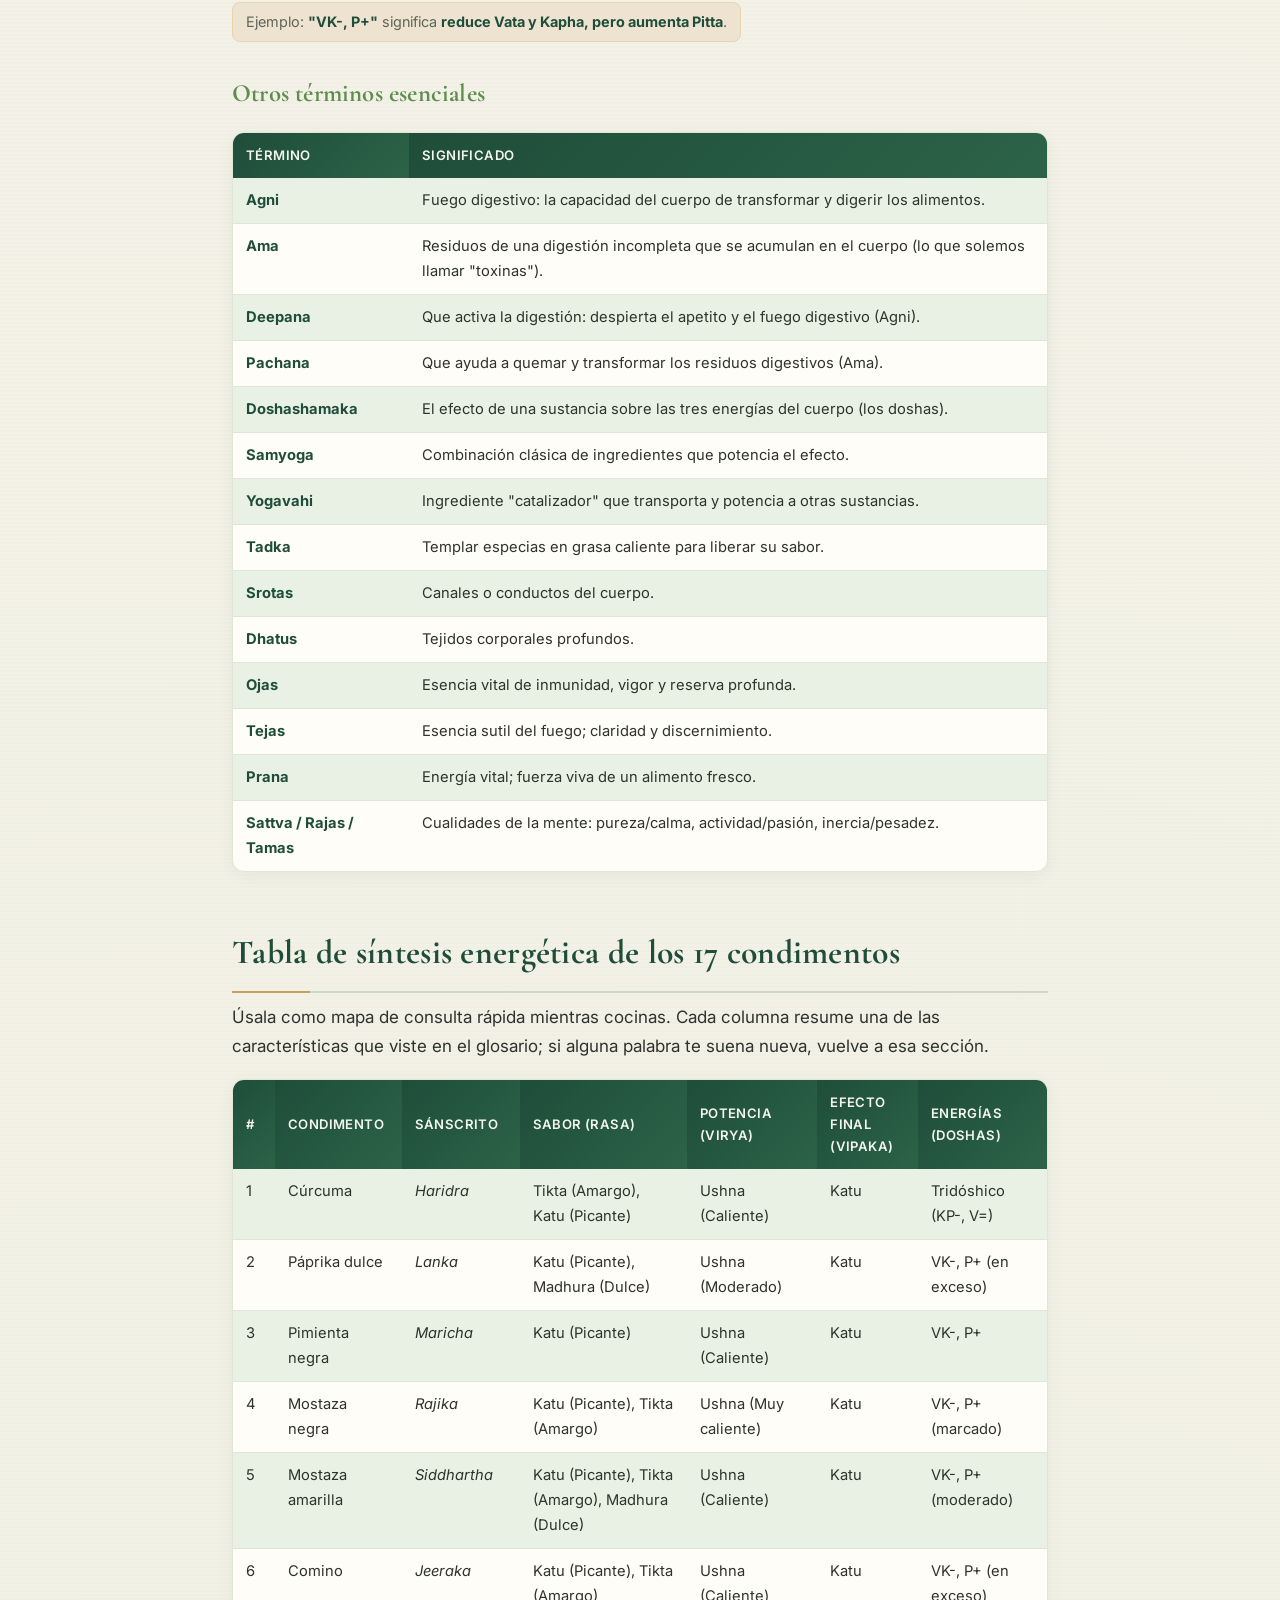
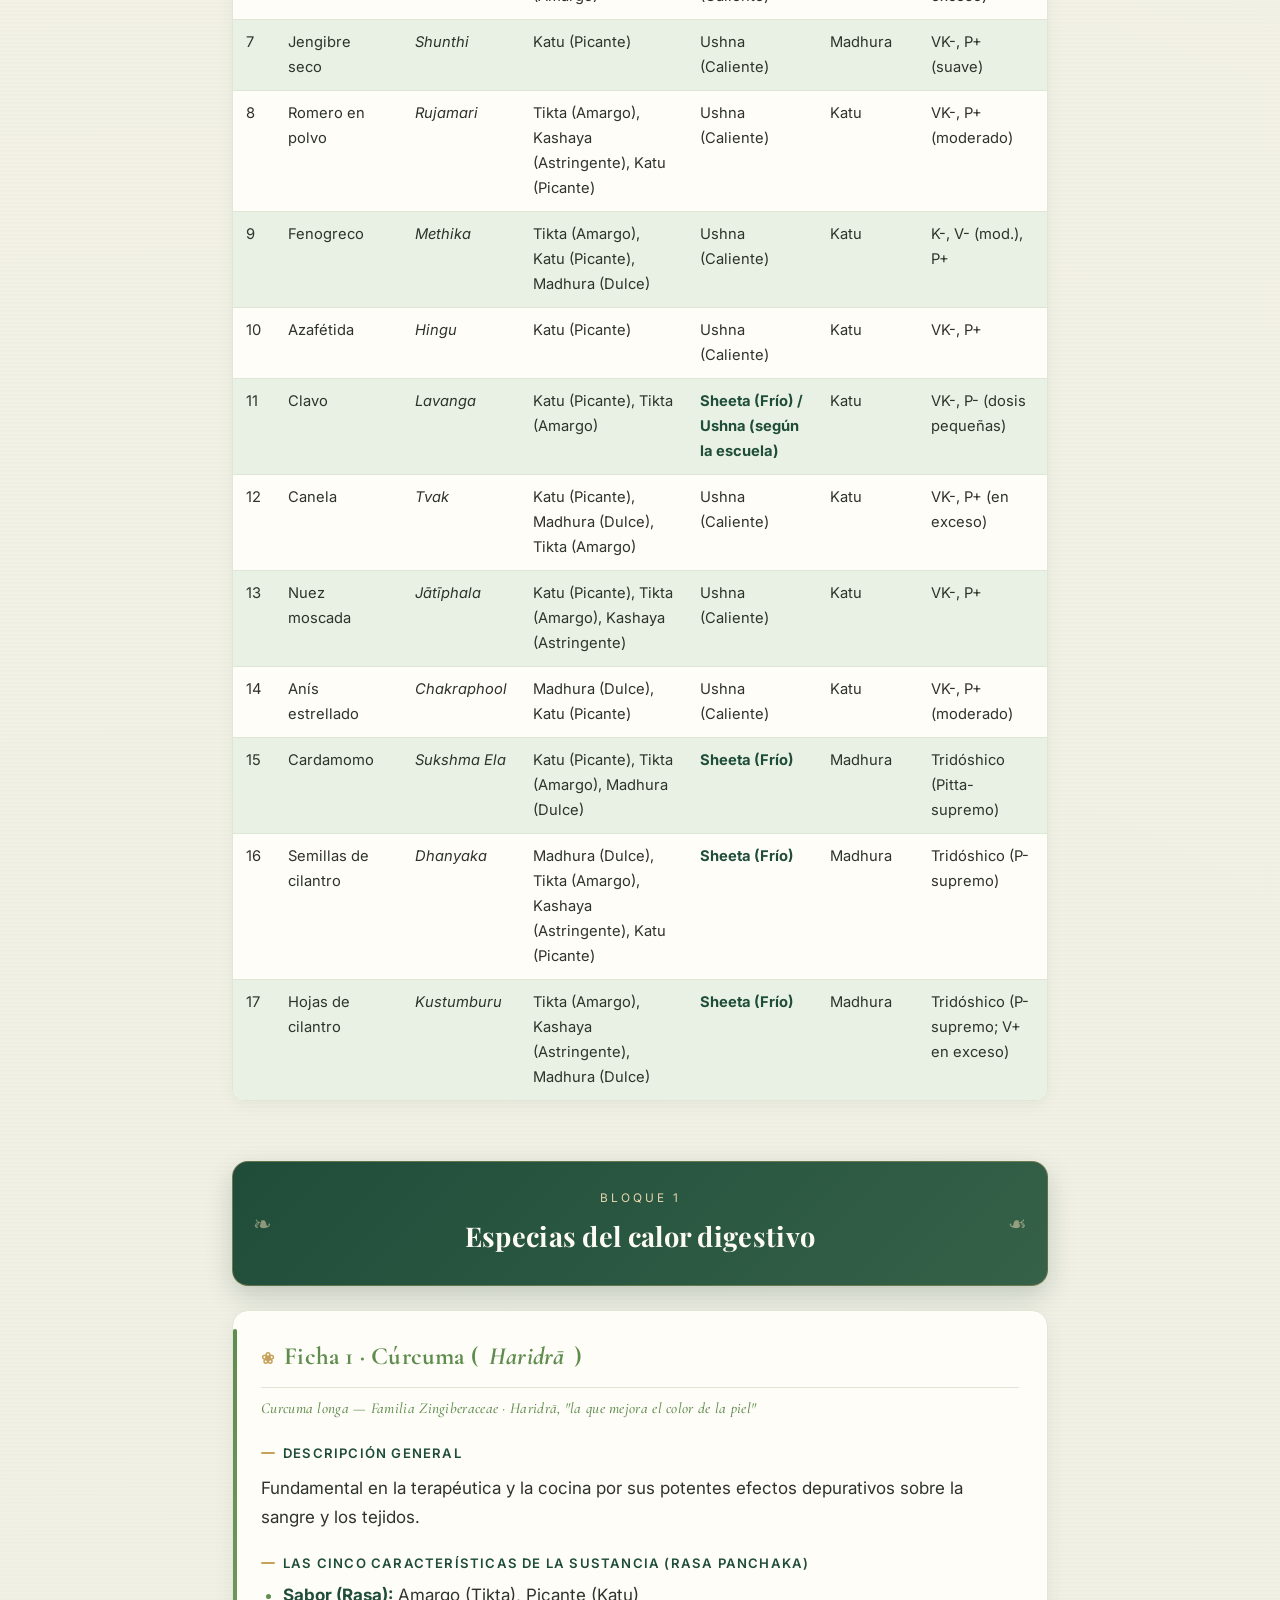
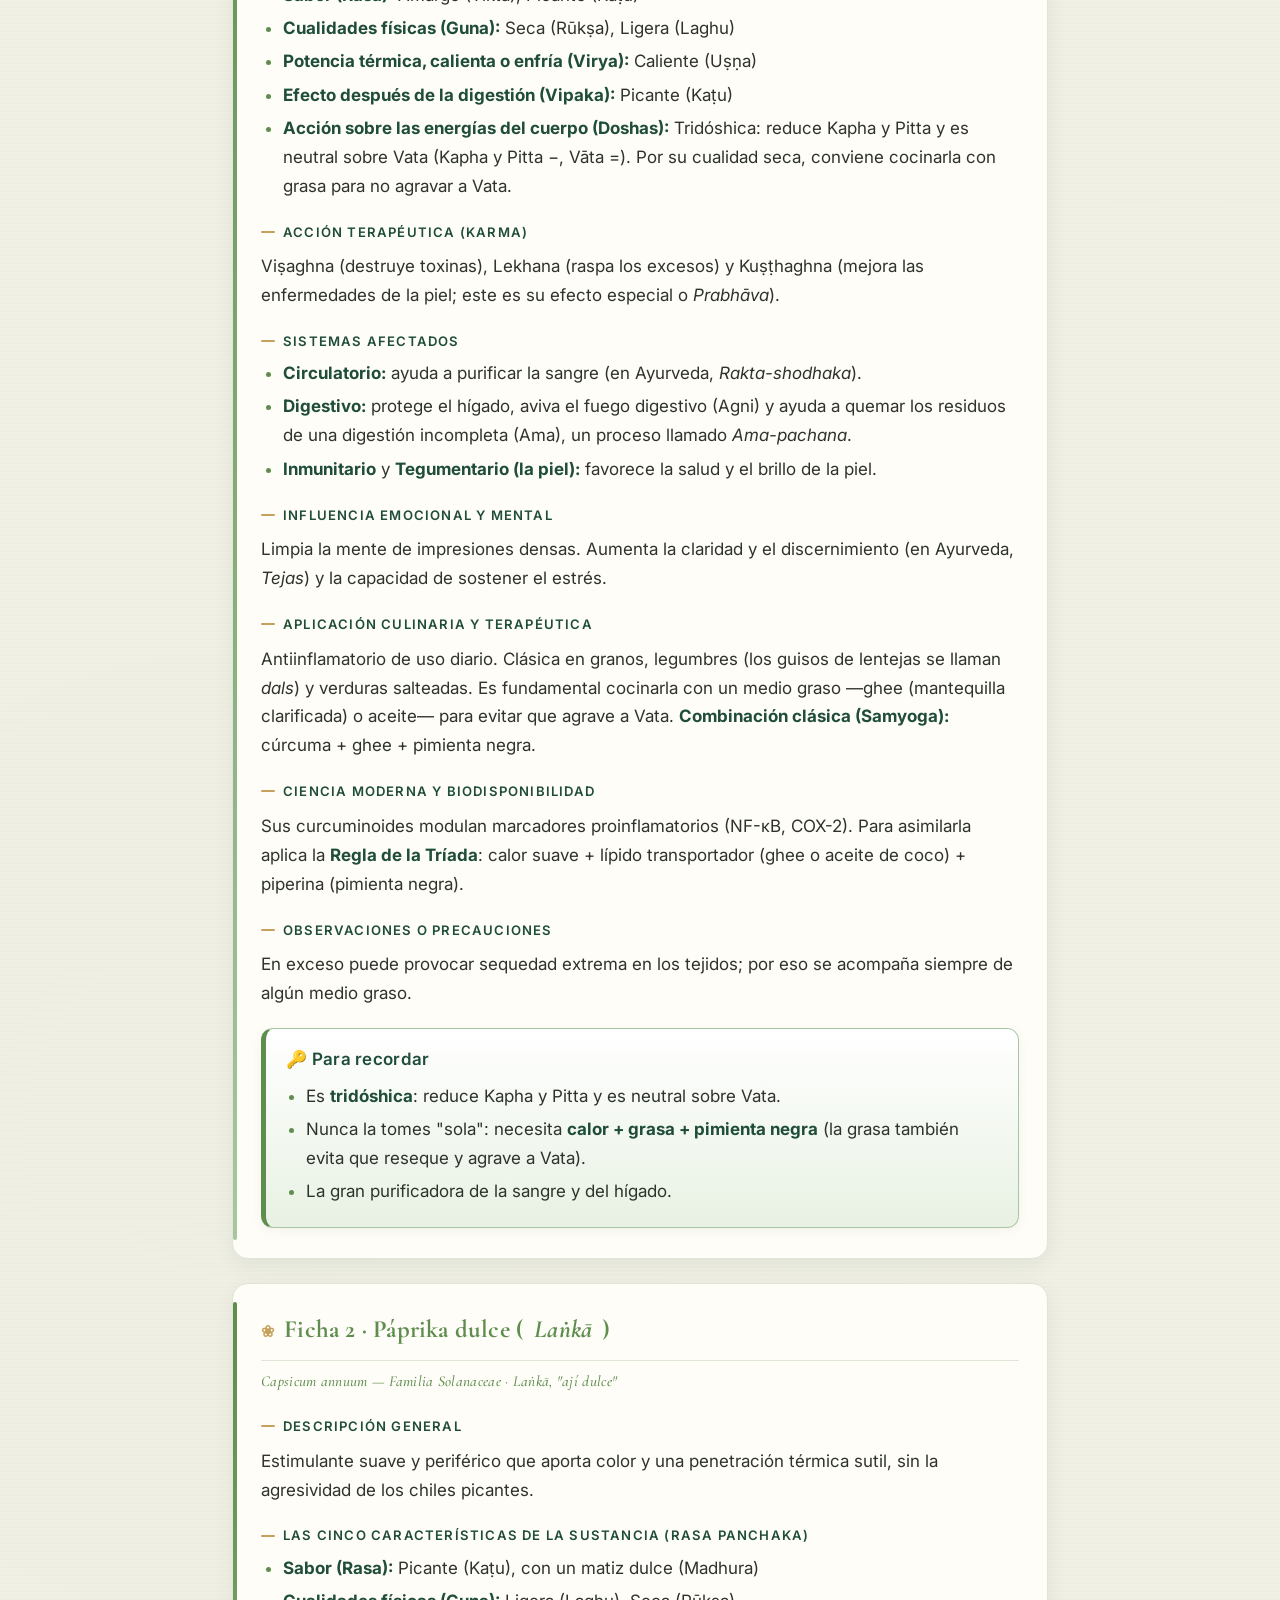
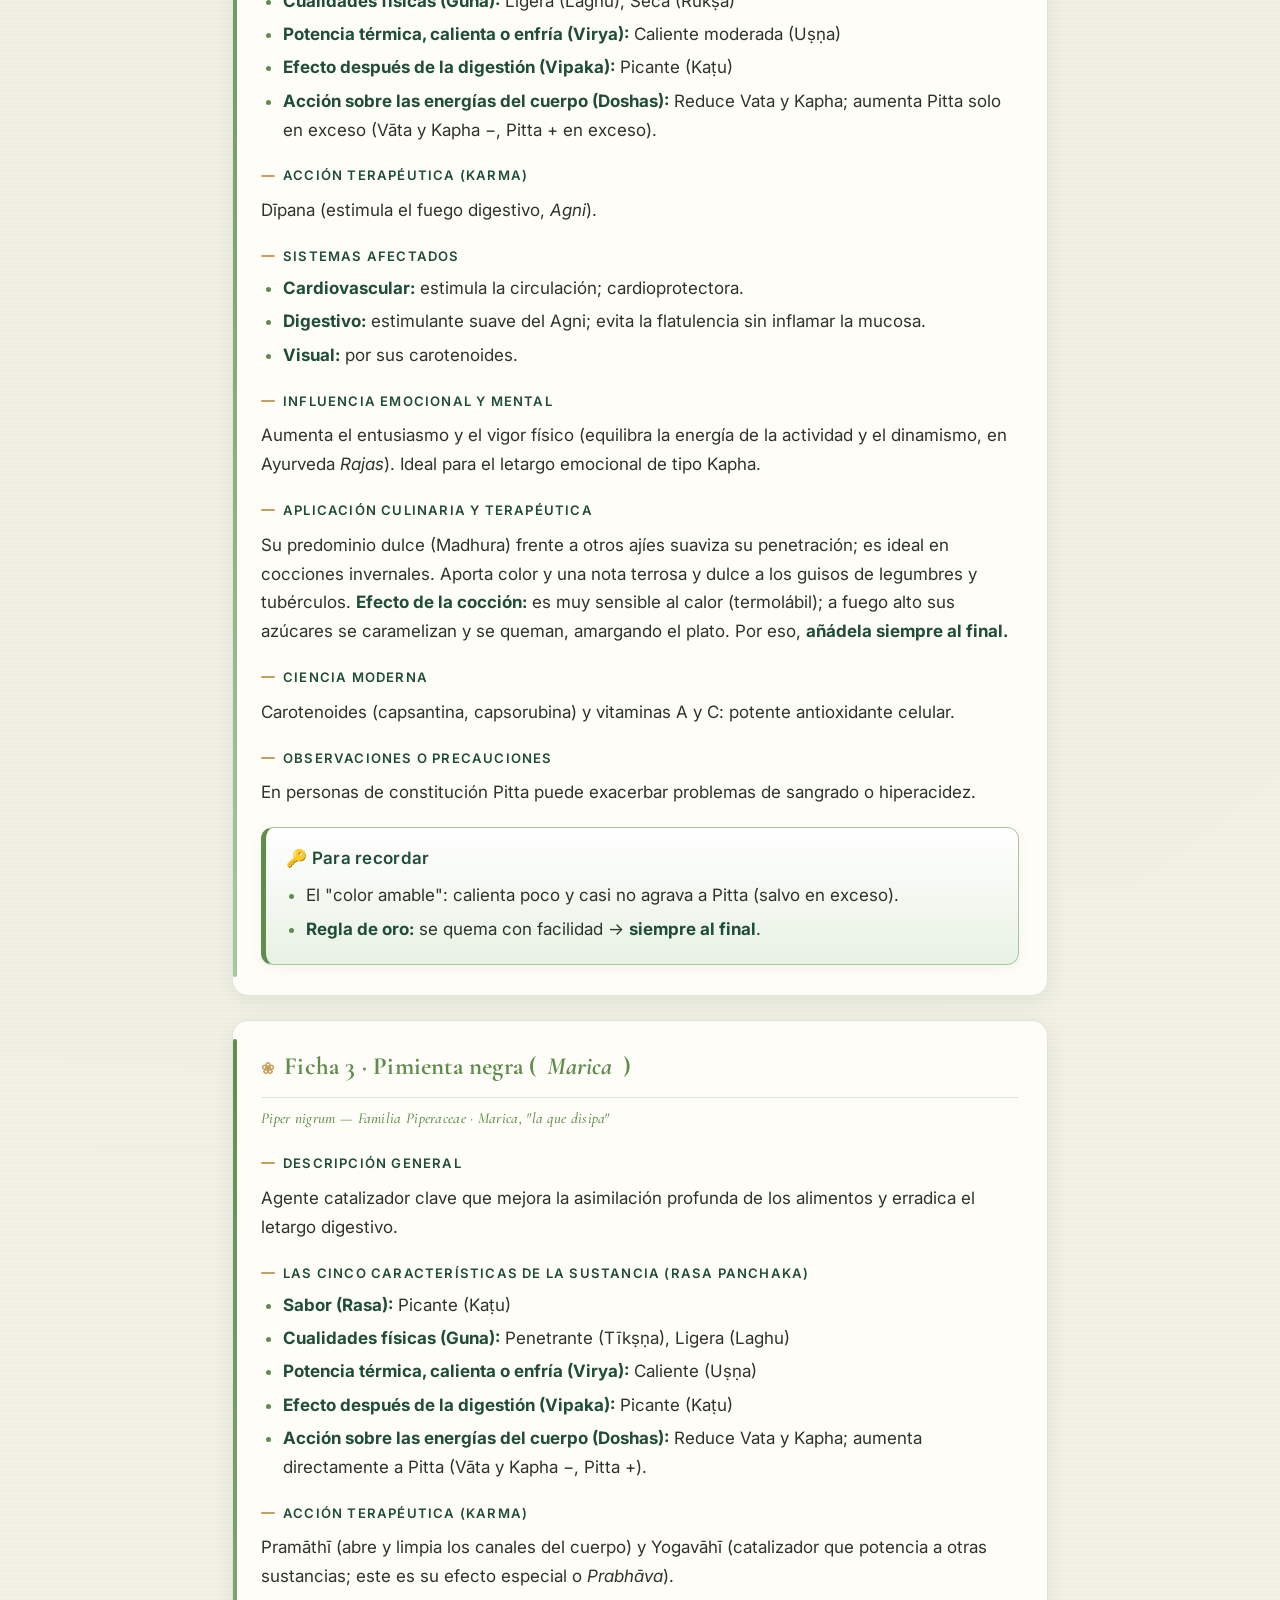
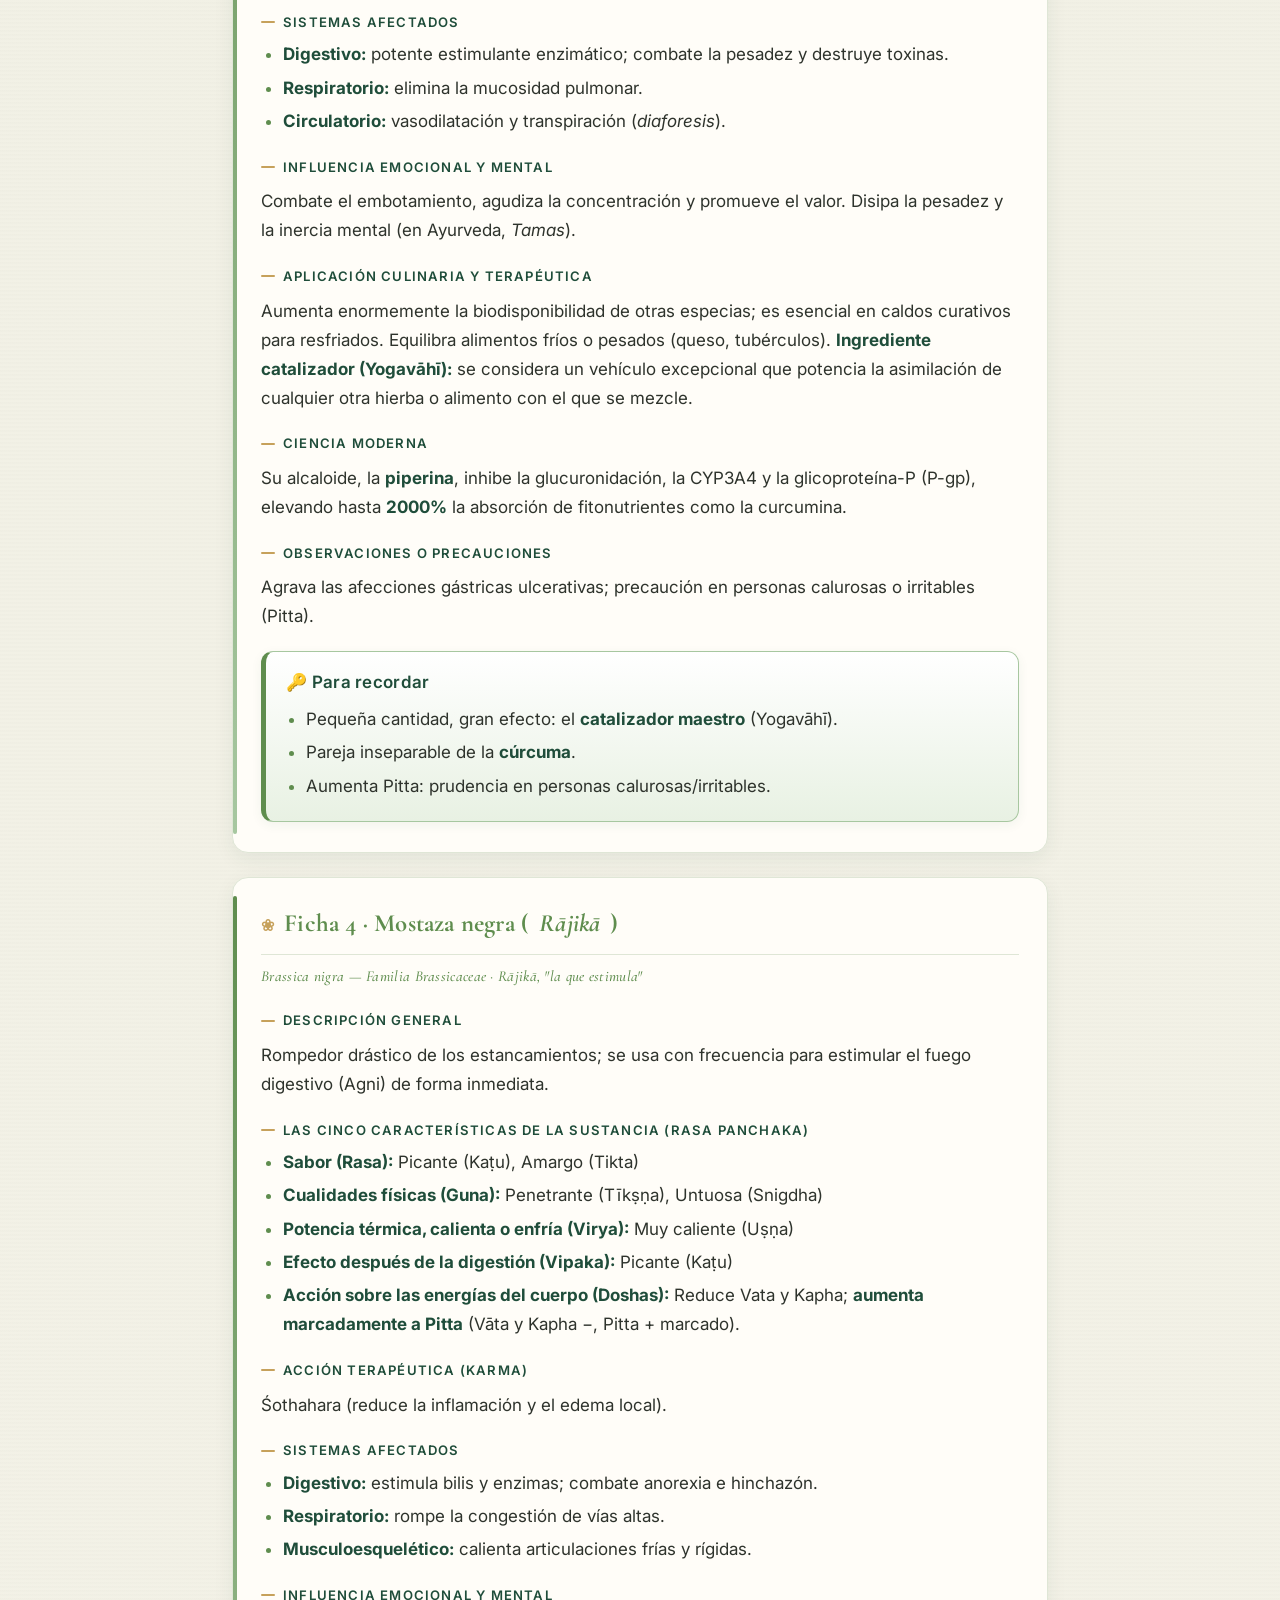
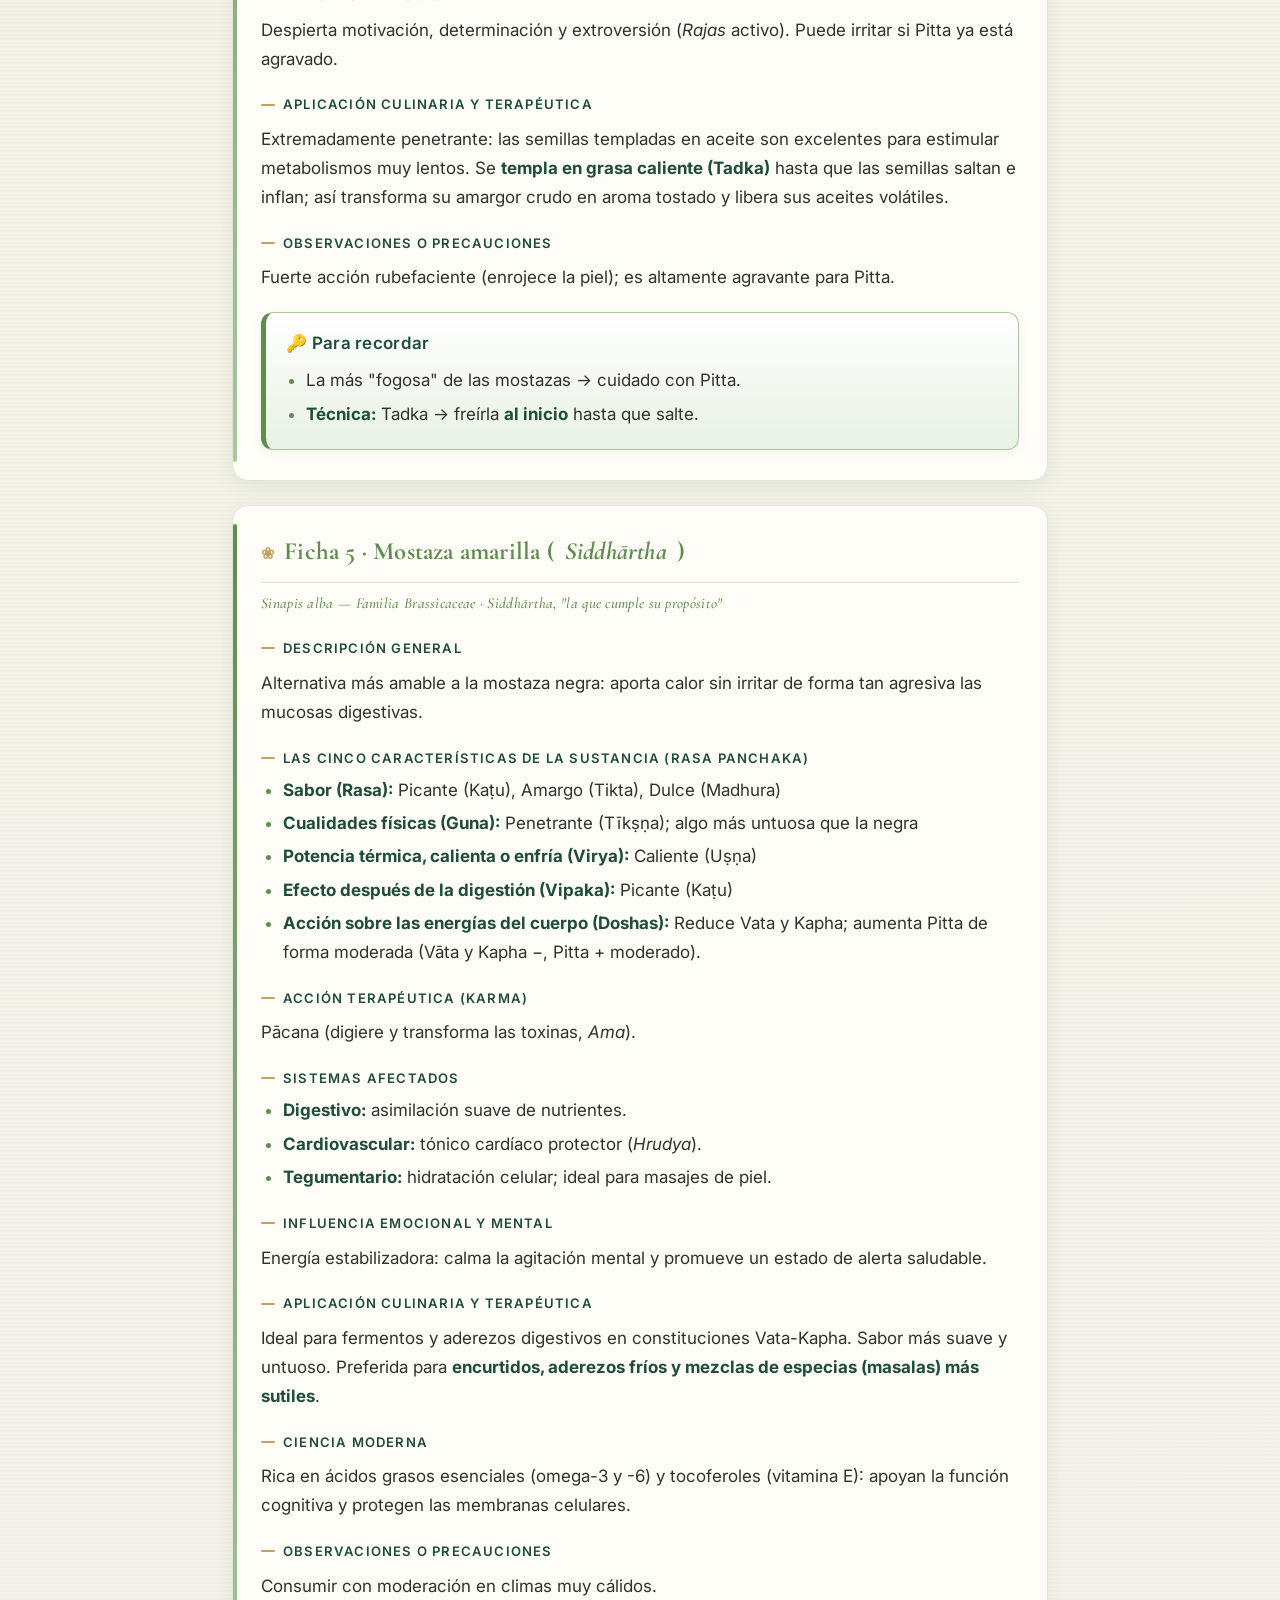
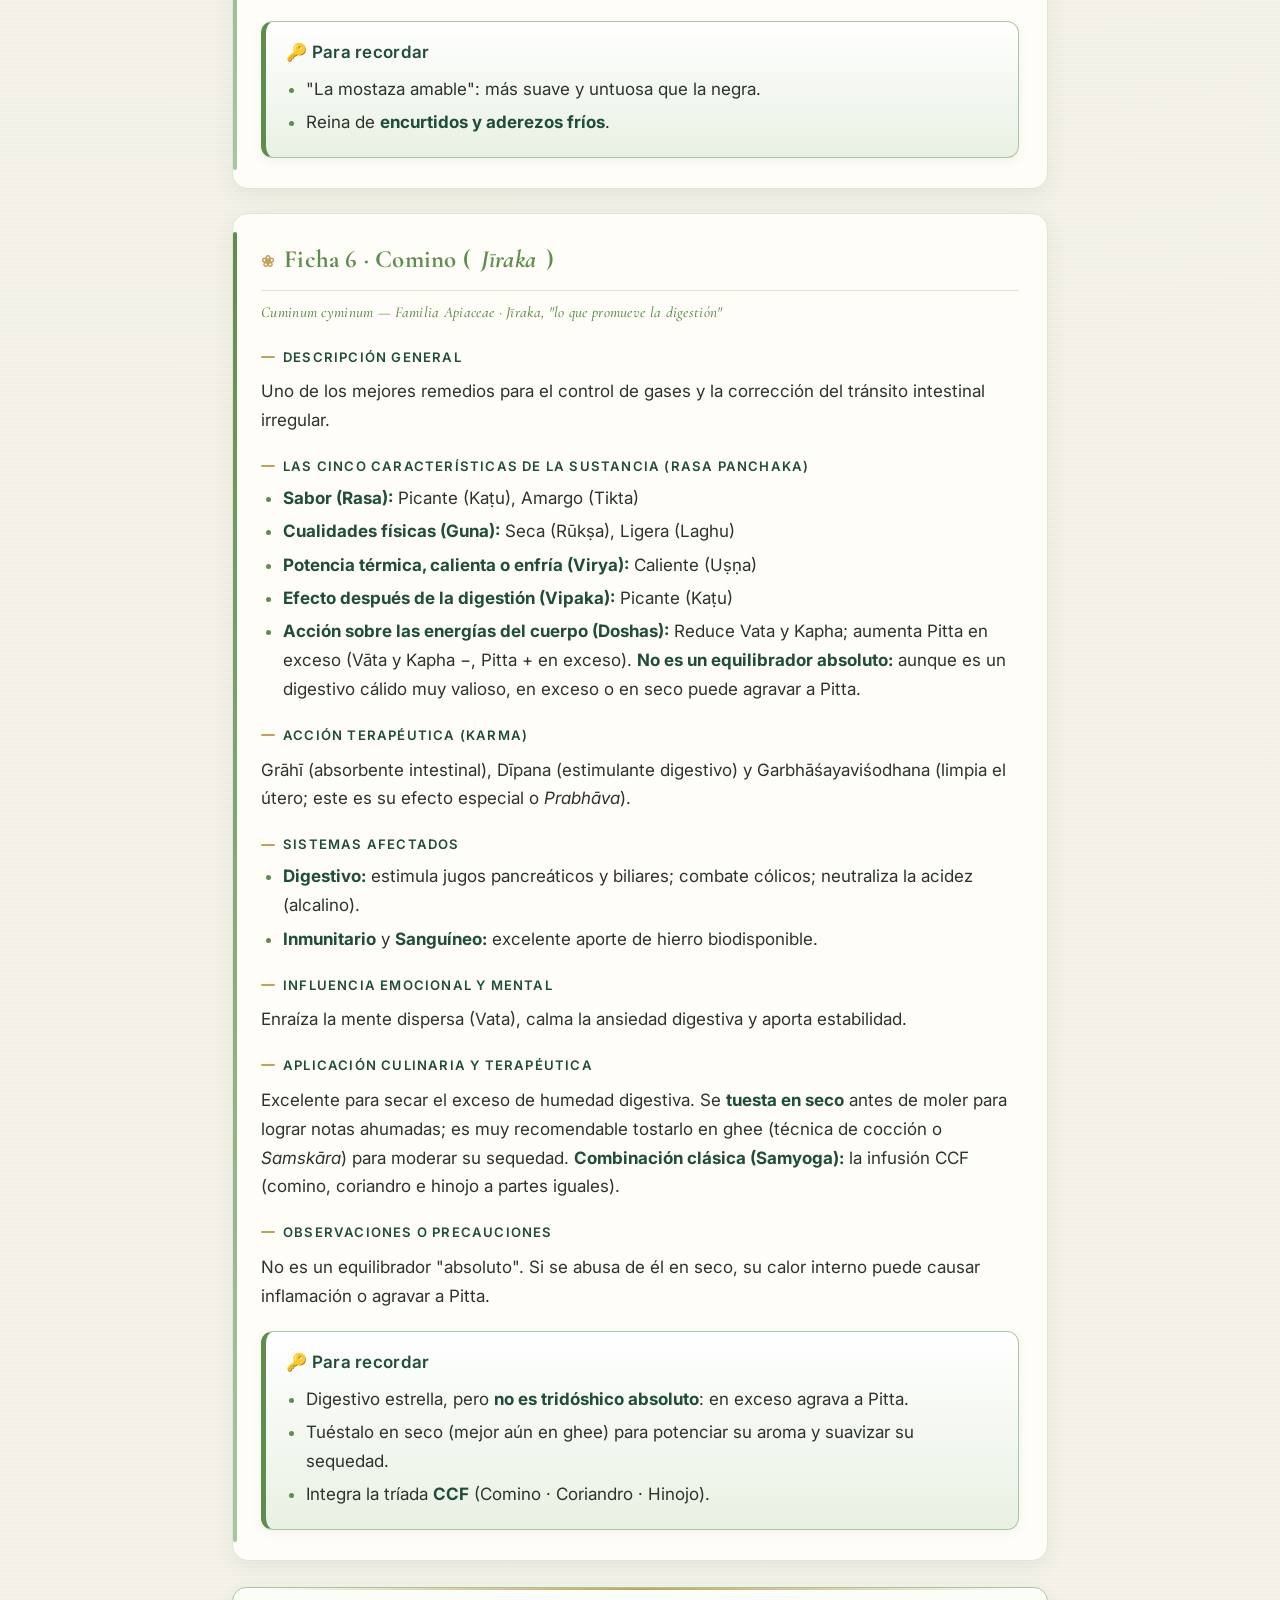
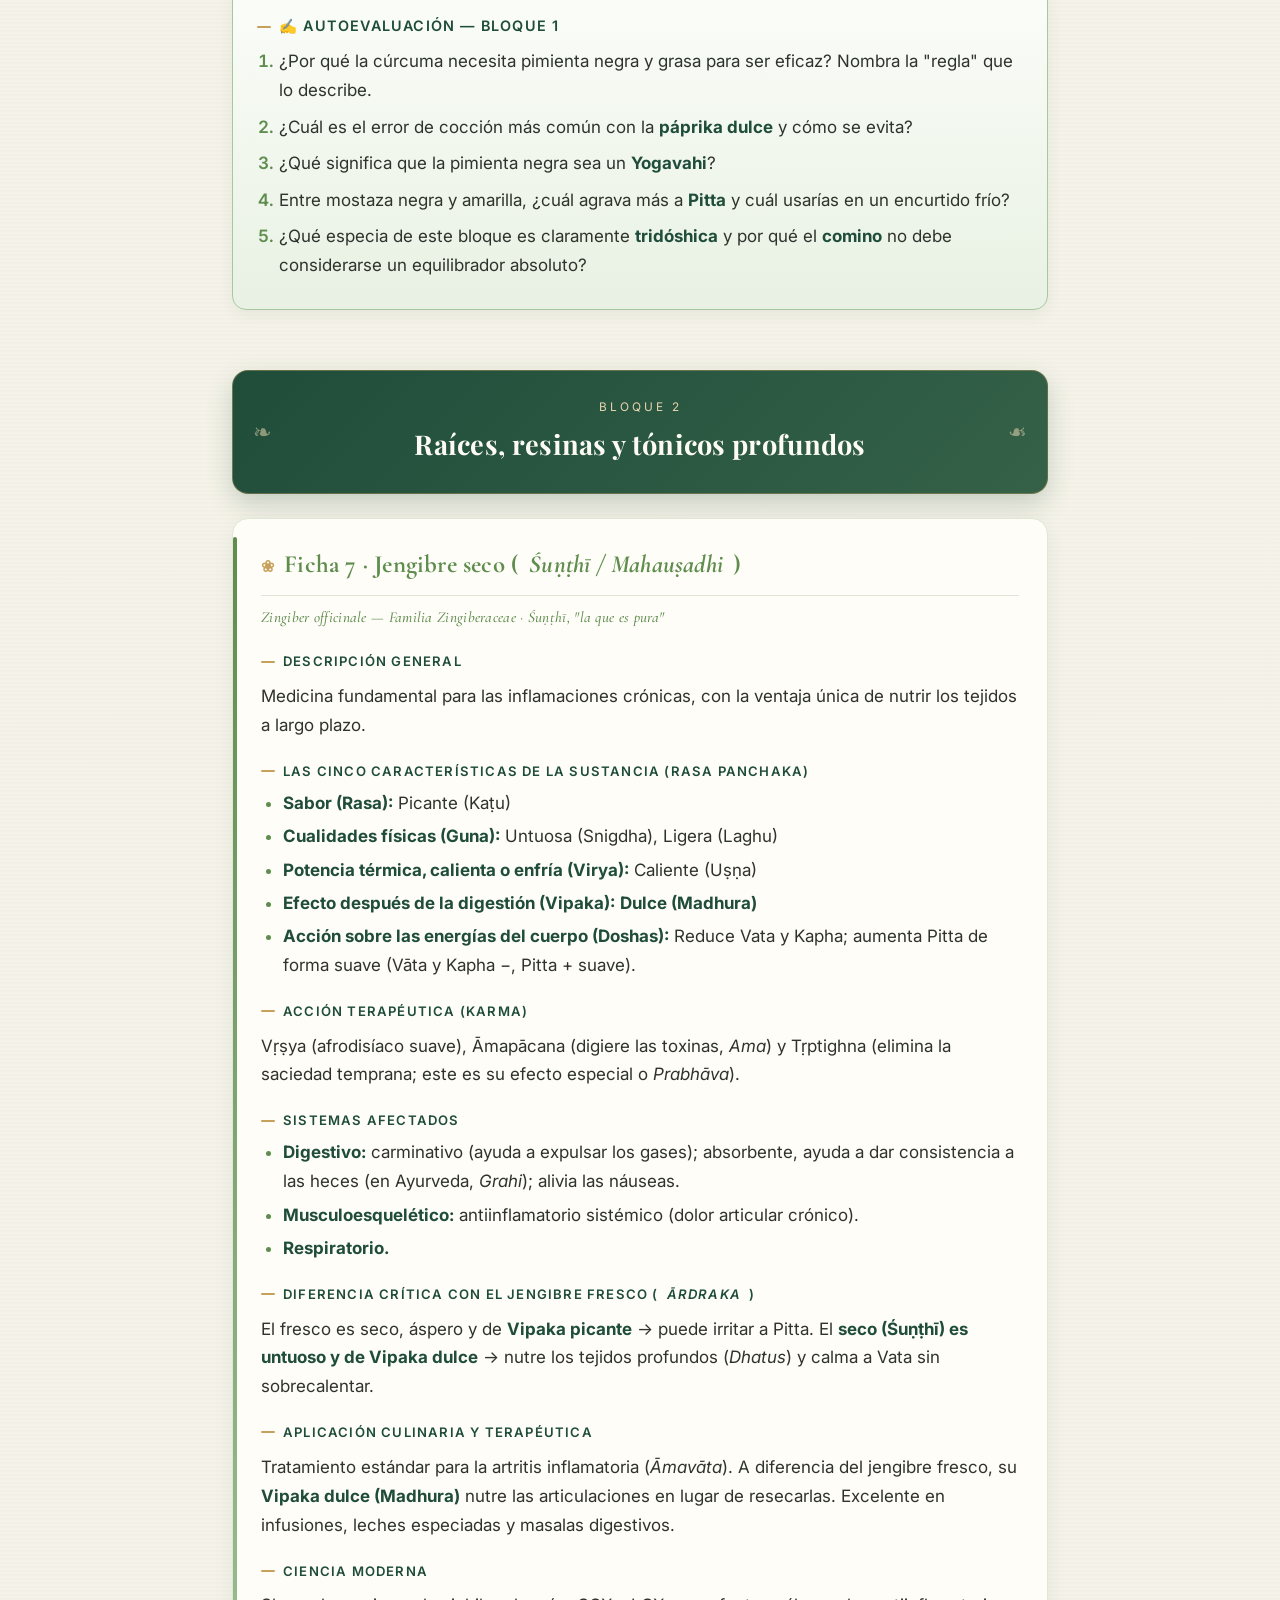
<file: pages/manual-condimentos.html>
<!DOCTYPE html>
<html lang="es">
<head>
<meta charset="UTF-8">
<meta name="viewport" content="width=device-width, initial-scale=1.0">
<title>Los 17 Condimentos del Ayurveda — Manual del Estudiante</title>
<link rel="preconnect" href="https://fonts.googleapis.com">
<link rel="preconnect" href="https://fonts.gstatic.com" crossorigin>
<link href="https://fonts.googleapis.com/css2?family=Cormorant+Garamond:ital,wght@0,500;0,600;0,700;1,500&family=Playfair+Display:wght@600;700;800&family=Inter:wght@400;500;600&display=swap" rel="stylesheet">
<style>
  :root{
    --forest:#1F4D3A;       /* verde bosque profundo */
    --leaf:#5F8D4E;         /* verde hoja medicinal */
    --sage:#A7C7A0;         /* verde salvia suave */
    --mint:#E8F1E3;         /* verde menta claro */
    --cream:#F8F5EC;        /* crema papel natural */
    --beige:#EDE3D0;        /* beige cálido */
    --gold:#C6A15B;         /* dorado sutil ayurveda */
    --gold-soft:#e7d4ad;
    --ink:#2E332C;          /* texto carbón suave */
    --muted:#5d6657;
    --paper:#fffdf8;        /* marfil cálido para fichas */
    --line:#dfe6d6;
    --line-strong:#cdd9c2;
  }
  *{box-sizing:border-box;}
  html{scroll-behavior:smooth;}
  body{
    margin:0;
    font-family:"Inter","Lato","Open Sans","Segoe UI",system-ui,sans-serif;
    color:var(--ink);
    line-height:1.7;
    font-size:17px;
    background-color:var(--cream);
    /* textura sutil de papel artesanal sin imágenes externas */
    background-image:
      radial-gradient(circle at 18% 22%, rgba(95,141,78,.05) 0, transparent 42%),
      radial-gradient(circle at 82% 78%, rgba(31,77,58,.05) 0, transparent 46%),
      repeating-linear-gradient(0deg, rgba(46,51,44,.012) 0 2px, transparent 2px 4px);
  }
  .wrap{max-width:860px;margin:0 auto;padding:0 22px 90px;}

  /* ---------- Portada / libro ---------- */
  .cover{
    position:relative;
    text-align:center;
    padding:74px 26px 64px;
    color:#f3f5ee;
    overflow:hidden;
    background:
      radial-gradient(ellipse at 50% 8%, rgba(166,199,160,.22) 0, transparent 60%),
      linear-gradient(165deg, #1F4D3A 0%, #2c6347 48%, #3f7553 100%);
    border-bottom:5px solid var(--gold);
    margin-bottom:42px;
    box-shadow:0 14px 34px rgba(31,77,58,.28);
  }
  /* halo de hojas en marca de agua */
  .cover::before{
    content:"";position:absolute;inset:0;opacity:.10;pointer-events:none;
    background-image:
      radial-gradient(circle at 12% 30%, #fff 0 2px, transparent 3px),
      radial-gradient(circle at 88% 24%, #fff 0 2px, transparent 3px),
      radial-gradient(circle at 22% 80%, #fff 0 2px, transparent 3px),
      radial-gradient(circle at 78% 84%, #fff 0 2px, transparent 3px);
  }
  .cover-frame{position:relative;z-index:1;border:1px solid rgba(231,212,173,.45);border-radius:18px;padding:34px 20px 30px;max-width:660px;margin:0 auto;}
  .cover .mandala{margin-bottom:6px;line-height:0;}
  .cover .mandala svg{width:84px;height:84px;}
  .cover .kicker{
    font-family:"Inter",sans-serif;
    letter-spacing:4px;text-transform:uppercase;font-size:.72rem;
    color:var(--gold-soft);margin:6px 0 16px;
  }
  .cover h1{
    font-family:"Playfair Display","Cormorant Garamond",serif;
    font-size:3rem;line-height:1.12;margin:0 0 6px;font-weight:800;
    color:#fdfbf4;letter-spacing:.5px;
    text-shadow:0 2px 16px rgba(0,0,0,.18);
  }
  .cover .leaf-divider{display:flex;align-items:center;justify-content:center;gap:12px;margin:18px auto 16px;color:var(--gold-soft);}
  .cover .leaf-divider::before,.cover .leaf-divider::after{content:"";height:1px;width:64px;background:linear-gradient(90deg,transparent,var(--gold-soft));}
  .cover .leaf-divider::after{background:linear-gradient(90deg,var(--gold-soft),transparent);}
  .cover .sub{
    font-family:"Cormorant Garamond",serif;
    font-size:1.32rem;line-height:1.5;opacity:.96;margin:0 auto;max-width:540px;font-weight:500;font-style:italic;
  }

  /* ---------- Tipografía editorial ---------- */
  h2{
    font-family:"Cormorant Garamond","Playfair Display",serif;
    font-size:2.1rem;font-weight:700;color:var(--forest);
    margin:52px 0 10px;padding-bottom:10px;position:relative;letter-spacing:.3px;
    border-bottom:2px solid var(--line-strong);
  }
  h2::after{
    content:"";position:absolute;left:0;bottom:-2px;width:78px;height:2px;background:var(--gold);
  }
  h3{
    font-family:"Cormorant Garamond",serif;
    font-size:1.55rem;font-weight:700;color:var(--leaf);margin:30px 0 6px;letter-spacing:.2px;
  }
  h4{
    font-family:"Inter",sans-serif;
    font-size:.82rem;color:var(--forest);margin:20px 0 4px;text-transform:uppercase;letter-spacing:1.2px;font-weight:600;
    display:flex;align-items:center;gap:8px;
  }
  h4::before{content:"";flex:0 0 auto;width:14px;height:2px;background:var(--gold);border-radius:2px;}
  p{margin:.55em 0;}
  strong{color:var(--forest);}
  a{color:var(--leaf);}
  em{color:inherit;}

  .lead{
    background:linear-gradient(180deg,#fff,var(--mint));
    border-left:4px solid var(--leaf);
    padding:18px 22px;border-radius:0 12px 12px 0;color:var(--muted);
    font-family:"Cormorant Garamond",serif;font-size:1.2rem;font-style:italic;
    box-shadow:0 3px 14px rgba(31,77,58,.06);
  }

  /* ---------- Banners de capítulo ---------- */
  .block-banner{
    position:relative;overflow:hidden;
    background:linear-gradient(135deg, #1F4D3A 0%, #356148 100%);
    color:#f3f5ee;border-radius:16px;
    padding:26px 24px;margin:60px 0 14px;text-align:center;
    border:1px solid rgba(198,161,91,.4);
    box-shadow:0 10px 26px rgba(31,77,58,.22);
  }
  .block-banner::before,.block-banner::after{
    content:"❧";position:absolute;top:50%;transform:translateY(-50%);
    color:var(--gold-soft);opacity:.55;font-size:1.4rem;
  }
  .block-banner::before{left:20px;}
  .block-banner::after{right:20px;transform:translateY(-50%) scaleX(-1);}
  .block-banner .n{
    display:block;font-family:"Inter",sans-serif;font-size:.74rem;letter-spacing:3px;
    color:var(--gold-soft);text-transform:uppercase;margin-bottom:4px;
  }
  .block-banner h2{
    font-family:"Playfair Display",serif;color:#fdfbf4;border:none;margin:2px 0 0;
    font-size:1.7rem;padding:0;
  }
  .block-banner h2::after{display:none;}

  /* ---------- Fichas botánicas ---------- */
  .card{
    position:relative;
    background:var(--paper);
    border:1px solid var(--line);
    border-radius:16px;
    padding:24px 28px 26px;margin:24px 0;
    box-shadow:0 6px 20px rgba(31,77,58,.07);
  }
  /* filo vegetal lateral */
  .card::before{
    content:"";position:absolute;left:0;top:18px;bottom:18px;width:4px;border-radius:4px;
    background:linear-gradient(180deg,var(--leaf),var(--sage));
  }
  .card h3{
    margin-top:0;padding-bottom:10px;display:flex;align-items:baseline;gap:10px;
    border-bottom:1px solid var(--line);
  }
  .card h3::before{
    content:"❀";color:var(--gold);font-size:1rem;flex:0 0 auto;
  }
  .botanical{color:var(--leaf);font-style:italic;font-size:.95rem;font-family:"Cormorant Garamond",serif;font-weight:500;letter-spacing:.3px;}

  ul{margin:.4em 0 .9em;padding-left:1.3em;}
  li{margin:.26em 0;}
  ul li::marker{color:var(--leaf);}
  ol li::marker{color:var(--leaf);font-weight:600;}

  /* ---------- Tablas de herbolaria ---------- */
  table{
    width:100%;border-collapse:separate;border-spacing:0;margin:18px 0;font-size:.92rem;
    background:var(--paper);border-radius:12px;overflow:hidden;
    border:1px solid var(--line);
    box-shadow:0 4px 16px rgba(31,77,58,.06);
  }
  th{
    background:linear-gradient(135deg,var(--forest),#2c6347);color:#f3f5ee;text-align:left;
    padding:11px 13px;font-weight:600;font-family:"Inter",sans-serif;font-size:.82rem;
    letter-spacing:.4px;text-transform:uppercase;
  }
  td{padding:10px 13px;border-bottom:1px solid var(--line);vertical-align:top;}
  tr:last-child td{border-bottom:none;}
  tbody tr:nth-child(even) td, tr:nth-child(even) td{background:var(--mint);}
  tr:hover td{background:#dcebd4;}
  td em,th em{font-style:italic;}
  table strong{color:var(--forest);}

  /* ---------- Cuadro "Para recordar" ---------- */
  .key{
    position:relative;
    background:linear-gradient(180deg,#fff,var(--mint));
    border:1px solid var(--sage);border-left:5px solid var(--leaf);
    border-radius:12px;padding:16px 20px 16px;margin:20px 0 4px;
    box-shadow:0 3px 12px rgba(31,77,58,.06);
  }
  .key .key-title{
    font-family:"Inter",sans-serif;font-weight:600;color:var(--forest);
    display:block;margin-bottom:8px;letter-spacing:.3px;
  }
  .key ul{margin:0;padding-left:1.2em;}
  .key ul li::marker{color:var(--leaf);}

  /* ---------- Cuadro de autoevaluación ---------- */
  .quiz{
    position:relative;
    background:linear-gradient(180deg,#fbfdf9,var(--mint));
    border:1px solid var(--sage);border-radius:14px;
    padding:20px 24px;margin:26px 0;
    box-shadow:0 4px 16px rgba(31,77,58,.07);
  }
  .quiz::before{
    content:"";position:absolute;top:0;left:24px;right:24px;height:2px;
    background:linear-gradient(90deg,transparent,var(--gold),transparent);
  }
  .quiz h4{color:var(--forest);margin-top:6px;font-size:.9rem;}
  .quiz h4::before{background:var(--gold);}
  .quiz ol{margin:.5em 0;padding-left:1.3em;}
  .quiz li{margin:.45em 0;}

  /* ---------- Nota glosario ---------- */
  .note{background:var(--beige);border-radius:8px;padding:7px 13px;display:inline-block;font-size:.9rem;color:var(--muted);border:1px solid var(--gold-soft);}

  /* ---------- Solucionario ---------- */
  .answers{
    background:linear-gradient(180deg,#fffdf8,#f4efe2);
    border:1px solid var(--gold-soft);border-radius:16px;padding:10px 28px 22px;margin-top:30px;
    box-shadow:0 5px 18px rgba(198,161,91,.1);
  }
  .answers h3{color:var(--gold);}
  .answers h2{color:var(--forest);}

  .footer{
    margin-top:56px;padding-top:22px;color:var(--muted);font-size:.85rem;font-style:italic;text-align:center;
    border-top:none;position:relative;
  }
  .footer::before{
    content:"❧";display:block;color:var(--gold);font-size:1.4rem;font-style:normal;margin-bottom:10px;
  }

  hr{border:none;border-top:1px solid var(--line);margin:26px 0;}

  /* ---------- Índice ---------- */
  .toc{
    background:var(--paper);border:1px solid var(--line);border-radius:14px;padding:18px 28px;margin:28px 0;
    box-shadow:0 4px 16px rgba(31,77,58,.06);
  }
  .toc h2{margin-top:6px;font-size:1.5rem;border:none;}
  .toc h2::after{display:none;}
  .toc ol{columns:2;column-gap:36px;padding-left:1.2em;}
  .toc a{text-decoration:none;color:var(--ink);}
  .toc a:hover{color:var(--leaf);}
  .toc li::marker{color:var(--gold);}

  /* ---------- Índice imprimible (números de página vía Paged.js) ---------- */
  nav.toc-print{display:none;}
  nav.toc-print h2{margin-top:0;}
  .toc-print ol{list-style:none;padding:0;margin:14px 0 0;}
  .toc-print li{margin:.5em 0;}
  .toc-print .group{font-family:"Inter",sans-serif;text-transform:uppercase;letter-spacing:1.4px;font-size:.72rem;color:var(--gold);margin:20px 0 8px;font-weight:600;}
  .toc-print a{display:flex;align-items:baseline;text-decoration:none;color:var(--ink);font-family:"Cormorant Garamond",serif;font-size:1.18rem;}
  .toc-print a .t{white-space:nowrap;}
  .toc-print a .dots{flex:1 1 auto;margin:0 8px;border-bottom:2px dotted var(--line-strong);transform:translateY(-4px);}
  .toc-print a::after{content:target-counter(attr(href), page);font-family:"Inter",sans-serif;font-size:.9rem;color:var(--leaf);font-weight:600;}

  @media (max-width:620px){
    body{font-size:16px;}
    .cover{padding:54px 16px 46px;}
    .cover h1{font-size:2.1rem;}
    .cover .sub{font-size:1.15rem;}
    .cover-frame{padding:24px 14px 22px;}
    h2{font-size:1.7rem;}
    .card{padding:20px 18px 22px;}
    .toc ol{columns:1;}
    table{font-size:.86rem;}
    th,td{padding:8px 9px;}
  }

  /* ====================================================================
     IMPRESIÓN / PDF — A4 vertical (portrait), maquetación editorial.
     margin:0 en @page elimina los encabezados/pies que Chrome añade
     (fecha, hora, título y ruta file:///…). El aire de página se recrea
     con padding interno en .wrap y .cover.
     ==================================================================== */
  @page{
    size:A4 portrait;
    margin:0;
  }
  /* Márgenes editoriales solo cuando Paged.js pagina el documento */
  @page paged{
    margin:18mm 16mm 20mm;
    @top-right{ content:"Manual del Estudiante · 17 Condimentos Ayurvédicos"; font-family:"Inter",sans-serif; font-size:8pt; color:#5d6657; letter-spacing:.4px; }
    @bottom-center{ content:"Página " counter(page); font-family:"Inter",sans-serif; font-size:8.5pt; color:#5d6657; }
    @bottom-right{ content:"Curso de Masalas"; font-family:"Inter",sans-serif; font-size:8pt; color:#9bb293; }
  }
  @page cover{ margin:0; }

  @media print{
    html,body{background:#fff;background-image:none;}
    body{font-size:11pt;}
    .wrap{max-width:none;padding:18mm 16mm 20mm;}
    .no-print{display:none !important;}
    a{color:var(--ink);text-decoration:none;}

    /* ---- PORTADA a página completa ---- */
    .cover{
      page:cover;
      background:linear-gradient(165deg,#1F4D3A,#3f7553) !important;
      -webkit-print-color-adjust:exact;print-color-adjust:exact;
      border-radius:0;margin:0;border-bottom:none;
      min-height:100vh;min-height:297mm;
      display:flex;align-items:center;justify-content:center;
      padding:20mm 16mm;
      break-after:page;page-break-after:always;
    }

    /* ---- ÍNDICE imprimible (solo en PDF), en su propia página ---- */
    nav.toc-print{display:block;break-before:page;break-after:page;}

    /* ---- Cada título principal empieza en página nueva ---- */
    section#uso, section#glosario, section#tabla,
    .block-banner, article.card,
    section#solucionario, section#apendice{
      break-before:page;page-break-before:always;
    }
    /* El primer condimento de cada bloque acompaña a su banner (evita hoja casi vacía) */
    .block-banner{break-after:avoid;page-break-after:avoid;}
    .block-banner + .card{break-before:avoid !important;page-break-before:avoid !important;}

    /* ---- Mantener unidas las unidades visuales; no cortar bloques ---- */
    .key,.quiz,.lead,.answers,thead,tr,ul,ol{break-inside:avoid;page-break-inside:avoid;}
    h2,h3,h4,.card h3{break-after:avoid;page-break-after:avoid;}
    thead{display:table-header-group;}   /* repite encabezado en tablas largas */

    /* aligerar sombras al imprimir */
    .card,.quiz,.key,.lead,.answers,table,.block-banner{box-shadow:none;}

    /* ---- Conservar la paleta Ayurveda en papel ---- */
    .cover,.block-banner,.card,.key,.quiz,.lead,.answers,table,th,thead th,tr:nth-child(even) td,.note,.toc-print a::after{
      -webkit-print-color-adjust:exact;print-color-adjust:exact;
    }
  }
  .printhint{text-align:center;margin:18px 0 0;}
  .printhint button{
    background:linear-gradient(135deg,var(--forest),var(--leaf));color:#f3f5ee;border:1px solid var(--gold-soft);
    border-radius:30px;padding:11px 26px;font-size:.95rem;cursor:pointer;
    font-family:"Inter",sans-serif;letter-spacing:.3px;
    box-shadow:0 4px 14px rgba(31,77,58,.25);transition:transform .15s ease, box-shadow .15s ease;
  }
  .printhint button:hover{transform:translateY(-1px);box-shadow:0 6px 18px rgba(31,77,58,.32);}
  .printhint button{margin:6px 5px;}
  .printhint .print-steps{max-width:640px;margin:14px auto 0;font-size:.84rem;color:var(--muted);font-style:italic;line-height:1.55;}
</style>
</head>
<body>
  <!-- Botón de regreso al inicio -->
  <div style="position: sticky; top: 0; z-index: 999; background: rgba(31,77,58,0.95); backdrop-filter: blur(8px); padding: 0.7rem 1.5rem; display: flex; align-items: center; gap: 1rem;">
    <a href="../index.html" style="display: inline-flex; align-items: center; gap: 0.5rem; color: #fff; font-family: sans-serif; font-weight: 600; font-size: 0.9rem; text-decoration: none; background: rgba(255,255,255,0.15); padding: 0.45rem 1rem; border-radius: 999px; transition: background 0.2s;" onmouseover="this.style.background='rgba(255,255,255,0.25)'" onmouseout="this.style.background='rgba(255,255,255,0.15)'">
      ← Volver al inicio
    </a>
    <span style="color: rgba(255,255,255,0.6); font-family: sans-serif; font-size: 0.85rem;">Academia Ayurveda · Manual de 17 Condimentos</span>
  </div>

<header class="cover">
  <div class="cover-frame">
    <div class="mandala" aria-hidden="true">
      <svg viewBox="0 0 100 100" fill="none" xmlns="http://www.w3.org/2000/svg">
        <g stroke="#e7d4ad" stroke-width="1.4" stroke-linecap="round">
          <circle cx="50" cy="50" r="6" fill="none"/>
          <g>
            <path d="M50 44 C46 34 46 24 50 16 C54 24 54 34 50 44 Z" fill="rgba(231,212,173,.18)"/>
            <path d="M50 16 L50 30" stroke-width="1"/>
          </g>
          <g transform="rotate(60 50 50)">
            <path d="M50 44 C46 34 46 24 50 16 C54 24 54 34 50 44 Z" fill="rgba(231,212,173,.18)"/>
            <path d="M50 16 L50 30" stroke-width="1"/>
          </g>
          <g transform="rotate(120 50 50)">
            <path d="M50 44 C46 34 46 24 50 16 C54 24 54 34 50 44 Z" fill="rgba(231,212,173,.18)"/>
            <path d="M50 16 L50 30" stroke-width="1"/>
          </g>
          <g transform="rotate(180 50 50)">
            <path d="M50 44 C46 34 46 24 50 16 C54 24 54 34 50 44 Z" fill="rgba(231,212,173,.18)"/>
            <path d="M50 16 L50 30" stroke-width="1"/>
          </g>
          <g transform="rotate(240 50 50)">
            <path d="M50 44 C46 34 46 24 50 16 C54 24 54 34 50 44 Z" fill="rgba(231,212,173,.18)"/>
            <path d="M50 16 L50 30" stroke-width="1"/>
          </g>
          <g transform="rotate(300 50 50)">
            <path d="M50 44 C46 34 46 24 50 16 C54 24 54 34 50 44 Z" fill="rgba(231,212,173,.18)"/>
            <path d="M50 16 L50 30" stroke-width="1"/>
          </g>
          <circle cx="50" cy="50" r="32" stroke-dasharray="1 5" stroke-width="1.1" opacity=".6"/>
        </g>
      </svg>
    </div>
    <div class="kicker">Complemento del Curso de Masalas</div>
    <h1>Los 17 Condimentos del Ayurveda</h1>
    <div class="leaf-divider" aria-hidden="true">❦</div>
    <p class="sub">Manual del Estudiante — saber clásico de los textos ayurvédicos unido a la validación de la ciencia contemporánea, para comprender, recordar y aplicar.</p>
  </div>
</header>

<div class="wrap">

  <div class="printhint no-print">
    <button onclick="generarPDFpaginado()">📄 Generar manual en PDF (índice + números de página)</button>
    <button onclick="window.print()" style="background:linear-gradient(135deg,#6b6450,#9bb293);">🖨️ Guardar como PDF (rápido)</button>
    <p class="print-steps">El PDF ya no debe mostrar la ruta del archivo en el pie. Si aún aparece, desactiva <strong>«Encabezados y pies de página»</strong> en el diálogo de impresión. Elige <strong>A4 · Vertical</strong> y guarda como <strong>Manual_del_Estudiante_17_Condimentos_Ayurvedicos.pdf</strong>.</p>
  </div>

  <!-- TOC -->
  <nav class="toc no-print">
    <h2>Contenido</h2>
    <ol>
      <li><a href="#uso">Cómo usar este manual</a></li>
      <li><a href="#glosario">Glosario de términos clave</a></li>
      <li><a href="#tabla">Tabla de síntesis energética</a></li>
      <li><a href="#b1">Bloque 1 · Calor digestivo</a></li>
      <li><a href="#b2">Bloque 2 · Raíces y resinas</a></li>
      <li><a href="#b3">Bloque 3 · Aromáticas de finalización</a></li>
      <li><a href="#b4">Bloque 4 · El cilantro</a></li>
      <li><a href="#solucionario">Solucionario</a></li>
      <li><a href="#apendice">Apéndice culinario</a></li>
    </ol>
  </nav>

  <!-- ÍNDICE IMPRIMIBLE (visible solo en PDF, con números de página) -->
  <nav class="toc-print" aria-label="Índice">
    <h2>Índice</h2>
    <div class="group">Fundamentos</div>
    <ol>
      <li><a href="#uso"><span class="t">Cómo usar este manual</span><span class="dots"></span></a></li>
      <li><a href="#glosario"><span class="t">Glosario de términos clave</span><span class="dots"></span></a></li>
      <li><a href="#tabla"><span class="t">Tabla de síntesis energética</span><span class="dots"></span></a></li>
    </ol>
    <div class="group">Bloque 1 · Especias del calor digestivo</div>
    <ol>
      <li><a href="#f1"><span class="t">1 · Cúrcuma — Haridrā</span><span class="dots"></span></a></li>
      <li><a href="#f2"><span class="t">2 · Páprika dulce — Laṅkā</span><span class="dots"></span></a></li>
      <li><a href="#f3"><span class="t">3 · Pimienta negra — Marica</span><span class="dots"></span></a></li>
      <li><a href="#f4"><span class="t">4 · Mostaza negra — Rājikā</span><span class="dots"></span></a></li>
      <li><a href="#f5"><span class="t">5 · Mostaza amarilla — Siddhārtha</span><span class="dots"></span></a></li>
      <li><a href="#f6"><span class="t">6 · Comino — Jīraka</span><span class="dots"></span></a></li>
    </ol>
    <div class="group">Bloque 2 · Raíces, resinas y tónicos profundos</div>
    <ol>
      <li><a href="#f7"><span class="t">7 · Jengibre seco — Śuṇṭhī</span><span class="dots"></span></a></li>
      <li><a href="#f8"><span class="t">8 · Romero en polvo — Rujamarī</span><span class="dots"></span></a></li>
      <li><a href="#f9"><span class="t">9 · Fenogreco — Methikā</span><span class="dots"></span></a></li>
      <li><a href="#f10"><span class="t">10 · Azafétida — Hiṅgu</span><span class="dots"></span></a></li>
    </ol>
    <div class="group">Bloque 3 · Aromáticas de finalización</div>
    <ol>
      <li><a href="#f11"><span class="t">11 · Clavo — Lavaṅga</span><span class="dots"></span></a></li>
      <li><a href="#f12"><span class="t">12 · Canela — Tvak</span><span class="dots"></span></a></li>
      <li><a href="#f13"><span class="t">13 · Nuez moscada — Jātīphala</span><span class="dots"></span></a></li>
      <li><a href="#f14"><span class="t">14 · Anís estrellado — Cakra Phūl</span><span class="dots"></span></a></li>
      <li><a href="#f15"><span class="t">15 · Cardamomo verde — Sūkṣma Elā</span><span class="dots"></span></a></li>
    </ol>
    <div class="group">Bloque 4 · El cilantro: una planta, dos medicinas</div>
    <ol>
      <li><a href="#f16"><span class="t">16 · Semillas de cilantro — Dhānyaka</span><span class="dots"></span></a></li>
      <li><a href="#f17"><span class="t">17 · Hojas de cilantro — Kustumburu</span><span class="dots"></span></a></li>
    </ol>
    <div class="group">Cierre</div>
    <ol>
      <li><a href="#solucionario"><span class="t">Solucionario</span><span class="dots"></span></a></li>
      <li><a href="#apendice"><span class="t">Apéndice · Dinámica de acción culinaria</span><span class="dots"></span></a></li>
    </ol>
  </nav>

  <!-- CÓMO USAR -->
  <section id="uso">
    <h2>Cómo usar este manual</h2>
    <ol>
      <li><strong>Empieza por el glosario.</strong> No necesitas saber sánscrito: en este manual primero te explicamos cada idea en español y luego te mostramos su nombre tradicional entre paréntesis. Por ejemplo, "fuego digestivo (Agni)". Así entiendes el concepto y, de paso, aprendes la palabra ayurvédica.</li>
      <li><strong>Usa la tabla de síntesis</strong> como un mapa rápido para consultar mientras cocinas.</li>
      <li><strong>Estudia cada ficha</strong> prestando atención al cuadro 🔑 <em>Para recordar</em>, que resume lo más importante.</li>
      <li><strong>Pon a prueba lo aprendido</strong> con las preguntas de Autoevaluación de cada bloque. Las respuestas están al final, en el solucionario.</li>
    </ol>
  </section>

  <!-- GLOSARIO -->
  <section id="glosario">
    <h2>Glosario de términos clave</h2>
    <p class="lead">Antes de leer las fichas, familiarízate con estas pocas palabras. No hay que memorizarlas: son simplemente la forma en que el Ayurveda describe cómo actúa cada alimento en el cuerpo. Aquí tienes la idea en español y, al lado, su nombre tradicional.</p>

    <h3>Las cinco características de una sustancia (Rasa Panchaka)</h3>
    <table>
      <tr><th>Término</th><th>Significado</th><th>Para qué sirve</th></tr>
      <tr><td><strong>Rasa</strong></td><td>Sabor que percibimos en la lengua</td><td>Da la primera acción de la especia. Hay 6 sabores.</td></tr>
      <tr><td><strong>Guna</strong></td><td>Cualidad física (ligera/pesada, seca/untuosa…)</td><td>Describe cómo "se siente" la sustancia en el cuerpo.</td></tr>
      <tr><td><strong>Virya</strong></td><td>Potencia energética o efecto térmico de la sustancia</td><td>Indica si <strong>calienta</strong> (<em>Ushna</em>) o <strong>enfría</strong> (<em>Sheeta</em>).</td></tr>
      <tr><td><strong>Vipaka</strong></td><td>Efecto que produce una vez terminada la digestión</td><td>La acción profunda y duradera en los tejidos.</td></tr>
      <tr><td><strong>Prabhava</strong></td><td>Efecto único que no se explica por el sabor ni la potencia</td><td>La "magia" particular de una planta.</td></tr>
    </table>

    <h3>Los 6 sabores básicos (Rasa)</h3>
    <table>
      <tr><th>Sánscrito</th><th>Sabor</th><th>Sánscrito</th><th>Sabor</th></tr>
      <tr><td><strong>Madhura</strong></td><td>Dulce</td><td><strong>Katu</strong></td><td>Picante</td></tr>
      <tr><td><strong>Amla</strong></td><td>Ácido / Agrio</td><td><strong>Tikta</strong></td><td>Amargo</td></tr>
      <tr><td><strong>Lavana</strong></td><td>Salado</td><td><strong>Kashaya</strong></td><td>Astringente</td></tr>
    </table>

    <h3>Las tres energías del cuerpo (los Doshas)</h3>
    <p>Según el Ayurveda, todo cuerpo combina tres energías. Conocerlas te ayuda a elegir las especias que te equilibran.</p>
    <table>
      <tr><th>Energía (Dosha)</th><th>Elementos</th><th>De qué se encarga y cómo es</th></tr>
      <tr><td><strong>Vata</strong></td><td>Aire + Éter</td><td>Energía del <strong>movimiento</strong> y la regulación. Seco, ligero, frío, móvil.</td></tr>
      <tr><td><strong>Pitta</strong></td><td>Fuego + Agua</td><td>Energía de la <strong>transformación, el metabolismo y el calor</strong>. Caliente, agudo, líquido; gobierna la digestión.</td></tr>
      <tr><td><strong>Kapha</strong></td><td>Tierra + Agua</td><td>Energía de la <strong>estructura, la estabilidad y la lubricación</strong>. Pesado, húmedo, frío, estable.</td></tr>
    </table>

    <h3>Cómo leer la acción sobre las energías del cuerpo (Doshas)</h3>
    <ul>
      <li><strong>V- / P- / K-</strong> = <strong>reduce o pacifica</strong> ese dosha.</li>
      <li><strong>V+ / P+ / K+</strong> = <strong>aumenta o agrava</strong> ese dosha.</li>
      <li><strong>V=</strong> = efecto <strong>neutro</strong>.</li>
      <li><strong>Tridóshico</strong> = equilibra los tres (en dosis adecuadas).</li>
    </ul>
    <p><span class="note">Ejemplo: <strong>"VK-, P+"</strong> significa <strong>reduce Vata y Kapha, pero aumenta Pitta</strong>.</span></p>

    <h3>Otros términos esenciales</h3>
    <table>
      <tr><th>Término</th><th>Significado</th></tr>
      <tr><td><strong>Agni</strong></td><td>Fuego digestivo: la capacidad del cuerpo de transformar y digerir los alimentos.</td></tr>
      <tr><td><strong>Ama</strong></td><td>Residuos de una digestión incompleta que se acumulan en el cuerpo (lo que solemos llamar "toxinas").</td></tr>
      <tr><td><strong>Deepana</strong></td><td>Que activa la digestión: despierta el apetito y el fuego digestivo (Agni).</td></tr>
      <tr><td><strong>Pachana</strong></td><td>Que ayuda a quemar y transformar los residuos digestivos (Ama).</td></tr>
      <tr><td><strong>Doshashamaka</strong></td><td>El efecto de una sustancia sobre las tres energías del cuerpo (los doshas).</td></tr>
      <tr><td><strong>Samyoga</strong></td><td>Combinación clásica de ingredientes que potencia el efecto.</td></tr>
      <tr><td><strong>Yogavahi</strong></td><td>Ingrediente "catalizador" que transporta y potencia a otras sustancias.</td></tr>
      <tr><td><strong>Tadka</strong></td><td>Templar especias en grasa caliente para liberar su sabor.</td></tr>
      <tr><td><strong>Srotas</strong></td><td>Canales o conductos del cuerpo.</td></tr>
      <tr><td><strong>Dhatus</strong></td><td>Tejidos corporales profundos.</td></tr>
      <tr><td><strong>Ojas</strong></td><td>Esencia vital de inmunidad, vigor y reserva profunda.</td></tr>
      <tr><td><strong>Tejas</strong></td><td>Esencia sutil del fuego; claridad y discernimiento.</td></tr>
      <tr><td><strong>Prana</strong></td><td>Energía vital; fuerza viva de un alimento fresco.</td></tr>
      <tr><td><strong>Sattva / Rajas / Tamas</strong></td><td>Cualidades de la mente: pureza/calma, actividad/pasión, inercia/pesadez.</td></tr>
    </table>
  </section>

  <!-- TABLA SÍNTESIS -->
  <section id="tabla">
    <h2>Tabla de síntesis energética de los 17 condimentos</h2>
    <p>Úsala como mapa de consulta rápida mientras cocinas. Cada columna resume una de las características que viste en el glosario; si alguna palabra te suena nueva, vuelve a esa sección.</p>
    <table>
      <tr><th>#</th><th>Condimento</th><th>Sánscrito</th><th>Sabor (Rasa)</th><th>Potencia (Virya)</th><th>Efecto final (Vipaka)</th><th>Energías (Doshas)</th></tr>
      <tr><td>1</td><td>Cúrcuma</td><td><em>Haridra</em></td><td>Tikta (Amargo), Katu (Picante)</td><td>Ushna (Caliente)</td><td>Katu</td><td>Tridóshico (KP-, V=)</td></tr>
      <tr><td>2</td><td>Páprika dulce</td><td><em>Lanka</em></td><td>Katu (Picante), Madhura (Dulce)</td><td>Ushna (Moderado)</td><td>Katu</td><td>VK-, P+ (en exceso)</td></tr>
      <tr><td>3</td><td>Pimienta negra</td><td><em>Maricha</em></td><td>Katu (Picante)</td><td>Ushna (Caliente)</td><td>Katu</td><td>VK-, P+</td></tr>
      <tr><td>4</td><td>Mostaza negra</td><td><em>Rajika</em></td><td>Katu (Picante), Tikta (Amargo)</td><td>Ushna (Muy caliente)</td><td>Katu</td><td>VK-, P+ (marcado)</td></tr>
      <tr><td>5</td><td>Mostaza amarilla</td><td><em>Siddhartha</em></td><td>Katu (Picante), Tikta (Amargo), Madhura (Dulce)</td><td>Ushna (Caliente)</td><td>Katu</td><td>VK-, P+ (moderado)</td></tr>
      <tr><td>6</td><td>Comino</td><td><em>Jeeraka</em></td><td>Katu (Picante), Tikta (Amargo)</td><td>Ushna (Caliente)</td><td>Katu</td><td>VK-, P+ (en exceso)</td></tr>
      <tr><td>7</td><td>Jengibre seco</td><td><em>Shunthi</em></td><td>Katu (Picante)</td><td>Ushna (Caliente)</td><td>Madhura</td><td>VK-, P+ (suave)</td></tr>
      <tr><td>8</td><td>Romero en polvo</td><td><em>Rujamari</em></td><td>Tikta (Amargo), Kashaya (Astringente), Katu (Picante)</td><td>Ushna (Caliente)</td><td>Katu</td><td>VK-, P+ (moderado)</td></tr>
      <tr><td>9</td><td>Fenogreco</td><td><em>Methika</em></td><td>Tikta (Amargo), Katu (Picante), Madhura (Dulce)</td><td>Ushna (Caliente)</td><td>Katu</td><td>K-, V- (mod.), P+</td></tr>
      <tr><td>10</td><td>Azafétida</td><td><em>Hingu</em></td><td>Katu (Picante)</td><td>Ushna (Caliente)</td><td>Katu</td><td>VK-, P+</td></tr>
      <tr><td>11</td><td>Clavo</td><td><em>Lavanga</em></td><td>Katu (Picante), Tikta (Amargo)</td><td><strong>Sheeta (Frío) / Ushna (según la escuela)</strong></td><td>Katu</td><td>VK-, P- (dosis pequeñas)</td></tr>
      <tr><td>12</td><td>Canela</td><td><em>Tvak</em></td><td>Katu (Picante), Madhura (Dulce), Tikta (Amargo)</td><td>Ushna (Caliente)</td><td>Katu</td><td>VK-, P+ (en exceso)</td></tr>
      <tr><td>13</td><td>Nuez moscada</td><td><em>Jātīphala</em></td><td>Katu (Picante), Tikta (Amargo), Kashaya (Astringente)</td><td>Ushna (Caliente)</td><td>Katu</td><td>VK-, P+</td></tr>
      <tr><td>14</td><td>Anís estrellado</td><td><em>Chakraphool</em></td><td>Madhura (Dulce), Katu (Picante)</td><td>Ushna (Caliente)</td><td>Katu</td><td>VK-, P+ (moderado)</td></tr>
      <tr><td>15</td><td>Cardamomo</td><td><em>Sukshma Ela</em></td><td>Katu (Picante), Tikta (Amargo), Madhura (Dulce)</td><td><strong>Sheeta (Frío)</strong></td><td>Madhura</td><td>Tridóshico (Pitta- supremo)</td></tr>
      <tr><td>16</td><td>Semillas de cilantro</td><td><em>Dhanyaka</em></td><td>Madhura (Dulce), Tikta (Amargo), Kashaya (Astringente), Katu (Picante)</td><td><strong>Sheeta (Frío)</strong></td><td>Madhura</td><td>Tridóshico (P- supremo)</td></tr>
      <tr><td>17</td><td>Hojas de cilantro</td><td><em>Kustumburu</em></td><td>Tikta (Amargo), Kashaya (Astringente), Madhura (Dulce)</td><td><strong>Sheeta (Frío)</strong></td><td>Madhura</td><td>Tridóshico (P- supremo; V+ en exceso)</td></tr>
    </table>
  </section>

  <!-- BLOQUE 1 -->
  <div class="block-banner" id="b1"><span class="n">Bloque 1</span><h2>Especias del calor digestivo</h2></div>

  <article class="card">
    <h3 id="f1">Ficha 1 · Cúrcuma (<em>Haridrā</em>)</h3>
    <p class="botanical">Curcuma longa — Familia Zingiberaceae · <em>Haridrā</em>, "la que mejora el color de la piel"</p>
    <h4>Descripción general</h4>
    <p>Fundamental en la terapéutica y la cocina por sus potentes efectos depurativos sobre la sangre y los tejidos.</p>
    <h4>Las cinco características de la sustancia (Rasa Panchaka)</h4>
    <ul>
      <li><strong>Sabor (Rasa):</strong> Amargo (Tikta), Picante (Kaṭu)</li>
      <li><strong>Cualidades físicas (Guna):</strong> Seca (Rūkṣa), Ligera (Laghu)</li>
      <li><strong>Potencia térmica, calienta o enfría (Virya):</strong> Caliente (Uṣṇa)</li>
      <li><strong>Efecto después de la digestión (Vipaka):</strong> Picante (Kaṭu)</li>
      <li><strong>Acción sobre las energías del cuerpo (Doshas):</strong> Tridóshica: reduce Kapha y Pitta y es neutral sobre Vata (Kapha y Pitta −, Vāta =). Por su cualidad seca, conviene cocinarla con grasa para no agravar a Vata.</li>
    </ul>
    <h4>Acción terapéutica (Karma)</h4>
    <p>Viṣaghna (destruye toxinas), Lekhana (raspa los excesos) y Kuṣṭhaghna (mejora las enfermedades de la piel; este es su efecto especial o <em>Prabhāva</em>).</p>
    <h4>Sistemas afectados</h4>
    <ul>
      <li><strong>Circulatorio:</strong> ayuda a purificar la sangre (en Ayurveda, <em>Rakta-shodhaka</em>).</li>
      <li><strong>Digestivo:</strong> protege el hígado, aviva el fuego digestivo (Agni) y ayuda a quemar los residuos de una digestión incompleta (Ama), un proceso llamado <em>Ama-pachana</em>.</li>
      <li><strong>Inmunitario</strong> y <strong>Tegumentario (la piel):</strong> favorece la salud y el brillo de la piel.</li>
    </ul>
    <h4>Influencia emocional y mental</h4>
    <p>Limpia la mente de impresiones densas. Aumenta la claridad y el discernimiento (en Ayurveda, <em>Tejas</em>) y la capacidad de sostener el estrés.</p>
    <h4>Aplicación culinaria y terapéutica</h4>
    <p>Antiinflamatorio de uso diario. Clásica en granos, legumbres (los guisos de lentejas se llaman <em>dals</em>) y verduras salteadas. Es fundamental cocinarla con un medio graso —ghee (mantequilla clarificada) o aceite— para evitar que agrave a Vata. <strong>Combinación clásica (Samyoga):</strong> cúrcuma + ghee + pimienta negra.</p>
    <h4>Ciencia moderna y biodisponibilidad</h4>
    <p>Sus curcuminoides modulan marcadores proinflamatorios (NF-κB, COX-2). Para asimilarla aplica la <strong>Regla de la Tríada</strong>: calor suave + lípido transportador (ghee o aceite de coco) + piperina (pimienta negra).</p>
    <h4>Observaciones o precauciones</h4>
    <p>En exceso puede provocar sequedad extrema en los tejidos; por eso se acompaña siempre de algún medio graso.</p>
    <div class="key"><span class="key-title">🔑 Para recordar</span>
      <ul>
        <li>Es <strong>tridóshica</strong>: reduce Kapha y Pitta y es neutral sobre Vata.</li>
        <li>Nunca la tomes "sola": necesita <strong>calor + grasa + pimienta negra</strong> (la grasa también evita que reseque y agrave a Vata).</li>
        <li>La gran purificadora de la sangre y del hígado.</li>
      </ul>
    </div>
  </article>

  <article class="card">
    <h3 id="f2">Ficha 2 · Páprika dulce (<em>Laṅkā</em>)</h3>
    <p class="botanical">Capsicum annuum — Familia Solanaceae · <em>Laṅkā</em>, "ají dulce"</p>
    <h4>Descripción general</h4>
    <p>Estimulante suave y periférico que aporta color y una penetración térmica sutil, sin la agresividad de los chiles picantes.</p>
    <h4>Las cinco características de la sustancia (Rasa Panchaka)</h4>
    <ul>
      <li><strong>Sabor (Rasa):</strong> Picante (Kaṭu), con un matiz dulce (Madhura)</li>
      <li><strong>Cualidades físicas (Guna):</strong> Ligera (Laghu), Seca (Rūkṣa)</li>
      <li><strong>Potencia térmica, calienta o enfría (Virya):</strong> Caliente moderada (Uṣṇa)</li>
      <li><strong>Efecto después de la digestión (Vipaka):</strong> Picante (Kaṭu)</li>
      <li><strong>Acción sobre las energías del cuerpo (Doshas):</strong> Reduce Vata y Kapha; aumenta Pitta solo en exceso (Vāta y Kapha −, Pitta + en exceso).</li>
    </ul>
    <h4>Acción terapéutica (Karma)</h4>
    <p>Dīpana (estimula el fuego digestivo, <em>Agni</em>).</p>
    <h4>Sistemas afectados</h4>
    <ul>
      <li><strong>Cardiovascular:</strong> estimula la circulación; cardioprotectora.</li>
      <li><strong>Digestivo:</strong> estimulante suave del Agni; evita la flatulencia sin inflamar la mucosa.</li>
      <li><strong>Visual:</strong> por sus carotenoides.</li>
    </ul>
    <h4>Influencia emocional y mental</h4>
    <p>Aumenta el entusiasmo y el vigor físico (equilibra la energía de la actividad y el dinamismo, en Ayurveda <em>Rajas</em>). Ideal para el letargo emocional de tipo Kapha.</p>
    <h4>Aplicación culinaria y terapéutica</h4>
    <p>Su predominio dulce (Madhura) frente a otros ajíes suaviza su penetración; es ideal en cocciones invernales. Aporta color y una nota terrosa y dulce a los guisos de legumbres y tubérculos. <strong>Efecto de la cocción:</strong> es muy sensible al calor (termolábil); a fuego alto sus azúcares se caramelizan y se queman, amargando el plato. Por eso, <strong>añádela siempre al final.</strong></p>
    <h4>Ciencia moderna</h4>
    <p>Carotenoides (capsantina, capsorubina) y vitaminas A y C: potente antioxidante celular.</p>
    <h4>Observaciones o precauciones</h4>
    <p>En personas de constitución Pitta puede exacerbar problemas de sangrado o hiperacidez.</p>
    <div class="key"><span class="key-title">🔑 Para recordar</span>
      <ul>
        <li>El "color amable": calienta poco y casi no agrava a Pitta (salvo en exceso).</li>
        <li><strong>Regla de oro:</strong> se quema con facilidad → <strong>siempre al final</strong>.</li>
      </ul>
    </div>
  </article>

  <article class="card">
    <h3 id="f3">Ficha 3 · Pimienta negra (<em>Marica</em>)</h3>
    <p class="botanical">Piper nigrum — Familia Piperaceae · <em>Marica</em>, "la que disipa"</p>
    <h4>Descripción general</h4>
    <p>Agente catalizador clave que mejora la asimilación profunda de los alimentos y erradica el letargo digestivo.</p>
    <h4>Las cinco características de la sustancia (Rasa Panchaka)</h4>
    <ul>
      <li><strong>Sabor (Rasa):</strong> Picante (Kaṭu)</li>
      <li><strong>Cualidades físicas (Guna):</strong> Penetrante (Tīkṣṇa), Ligera (Laghu)</li>
      <li><strong>Potencia térmica, calienta o enfría (Virya):</strong> Caliente (Uṣṇa)</li>
      <li><strong>Efecto después de la digestión (Vipaka):</strong> Picante (Kaṭu)</li>
      <li><strong>Acción sobre las energías del cuerpo (Doshas):</strong> Reduce Vata y Kapha; aumenta directamente a Pitta (Vāta y Kapha −, Pitta +).</li>
    </ul>
    <h4>Acción terapéutica (Karma)</h4>
    <p>Pramāthī (abre y limpia los canales del cuerpo) y Yogavāhī (catalizador que potencia a otras sustancias; este es su efecto especial o <em>Prabhāva</em>).</p>
    <h4>Sistemas afectados</h4>
    <ul>
      <li><strong>Digestivo:</strong> potente estimulante enzimático; combate la pesadez y destruye toxinas.</li>
      <li><strong>Respiratorio:</strong> elimina la mucosidad pulmonar.</li>
      <li><strong>Circulatorio:</strong> vasodilatación y transpiración (<em>diaforesis</em>).</li>
    </ul>
    <h4>Influencia emocional y mental</h4>
    <p>Combate el embotamiento, agudiza la concentración y promueve el valor. Disipa la pesadez y la inercia mental (en Ayurveda, <em>Tamas</em>).</p>
    <h4>Aplicación culinaria y terapéutica</h4>
    <p>Aumenta enormemente la biodisponibilidad de otras especias; es esencial en caldos curativos para resfriados. Equilibra alimentos fríos o pesados (queso, tubérculos). <strong>Ingrediente catalizador (Yogavāhī):</strong> se considera un vehículo excepcional que potencia la asimilación de cualquier otra hierba o alimento con el que se mezcle.</p>
    <h4>Ciencia moderna</h4>
    <p>Su alcaloide, la <strong>piperina</strong>, inhibe la glucuronidación, la CYP3A4 y la glicoproteína-P (P-gp), elevando hasta <strong>2000%</strong> la absorción de fitonutrientes como la curcumina.</p>
    <h4>Observaciones o precauciones</h4>
    <p>Agrava las afecciones gástricas ulcerativas; precaución en personas calurosas o irritables (Pitta).</p>
    <div class="key"><span class="key-title">🔑 Para recordar</span>
      <ul>
        <li>Pequeña cantidad, gran efecto: el <strong>catalizador maestro</strong> (Yogavāhī).</li>
        <li>Pareja inseparable de la <strong>cúrcuma</strong>.</li>
        <li>Aumenta Pitta: prudencia en personas calurosas/irritables.</li>
      </ul>
    </div>
  </article>

  <article class="card">
    <h3 id="f4">Ficha 4 · Mostaza negra (<em>Rājikā</em>)</h3>
    <p class="botanical">Brassica nigra — Familia Brassicaceae · <em>Rājikā</em>, "la que estimula"</p>
    <h4>Descripción general</h4>
    <p>Rompedor drástico de los estancamientos; se usa con frecuencia para estimular el fuego digestivo (Agni) de forma inmediata.</p>
    <h4>Las cinco características de la sustancia (Rasa Panchaka)</h4>
    <ul>
      <li><strong>Sabor (Rasa):</strong> Picante (Kaṭu), Amargo (Tikta)</li>
      <li><strong>Cualidades físicas (Guna):</strong> Penetrante (Tīkṣṇa), Untuosa (Snigdha)</li>
      <li><strong>Potencia térmica, calienta o enfría (Virya):</strong> Muy caliente (Uṣṇa)</li>
      <li><strong>Efecto después de la digestión (Vipaka):</strong> Picante (Kaṭu)</li>
      <li><strong>Acción sobre las energías del cuerpo (Doshas):</strong> Reduce Vata y Kapha; <strong>aumenta marcadamente a Pitta</strong> (Vāta y Kapha −, Pitta + marcado).</li>
    </ul>
    <h4>Acción terapéutica (Karma)</h4>
    <p>Śothahara (reduce la inflamación y el edema local).</p>
    <h4>Sistemas afectados</h4>
    <ul>
      <li><strong>Digestivo:</strong> estimula bilis y enzimas; combate anorexia e hinchazón.</li>
      <li><strong>Respiratorio:</strong> rompe la congestión de vías altas.</li>
      <li><strong>Musculoesquelético:</strong> calienta articulaciones frías y rígidas.</li>
    </ul>
    <h4>Influencia emocional y mental</h4>
    <p>Despierta motivación, determinación y extroversión (<em>Rajas</em> activo). Puede irritar si Pitta ya está agravado.</p>
    <h4>Aplicación culinaria y terapéutica</h4>
    <p>Extremadamente penetrante: las semillas templadas en aceite son excelentes para estimular metabolismos muy lentos. Se <strong>templa en grasa caliente (Tadka)</strong> hasta que las semillas saltan e inflan; así transforma su amargor crudo en aroma tostado y libera sus aceites volátiles.</p>
    <h4>Observaciones o precauciones</h4>
    <p>Fuerte acción rubefaciente (enrojece la piel); es altamente agravante para Pitta.</p>
    <div class="key"><span class="key-title">🔑 Para recordar</span>
      <ul>
        <li>La más "fogosa" de las mostazas → cuidado con Pitta.</li>
        <li><strong>Técnica:</strong> Tadka → freírla <strong>al inicio</strong> hasta que salte.</li>
      </ul>
    </div>
  </article>

  <article class="card">
    <h3 id="f5">Ficha 5 · Mostaza amarilla (<em>Siddhārtha</em>)</h3>
    <p class="botanical">Sinapis alba — Familia Brassicaceae · <em>Siddhārtha</em>, "la que cumple su propósito"</p>
    <h4>Descripción general</h4>
    <p>Alternativa más amable a la mostaza negra: aporta calor sin irritar de forma tan agresiva las mucosas digestivas.</p>
    <h4>Las cinco características de la sustancia (Rasa Panchaka)</h4>
    <ul>
      <li><strong>Sabor (Rasa):</strong> Picante (Kaṭu), Amargo (Tikta), Dulce (Madhura)</li>
      <li><strong>Cualidades físicas (Guna):</strong> Penetrante (Tīkṣṇa); algo más untuosa que la negra</li>
      <li><strong>Potencia térmica, calienta o enfría (Virya):</strong> Caliente (Uṣṇa)</li>
      <li><strong>Efecto después de la digestión (Vipaka):</strong> Picante (Kaṭu)</li>
      <li><strong>Acción sobre las energías del cuerpo (Doshas):</strong> Reduce Vata y Kapha; aumenta Pitta de forma moderada (Vāta y Kapha −, Pitta + moderado).</li>
    </ul>
    <h4>Acción terapéutica (Karma)</h4>
    <p>Pācana (digiere y transforma las toxinas, <em>Ama</em>).</p>
    <h4>Sistemas afectados</h4>
    <ul>
      <li><strong>Digestivo:</strong> asimilación suave de nutrientes.</li>
      <li><strong>Cardiovascular:</strong> tónico cardíaco protector (<em>Hrudya</em>).</li>
      <li><strong>Tegumentario:</strong> hidratación celular; ideal para masajes de piel.</li>
    </ul>
    <h4>Influencia emocional y mental</h4>
    <p>Energía estabilizadora: calma la agitación mental y promueve un estado de alerta saludable.</p>
    <h4>Aplicación culinaria y terapéutica</h4>
    <p>Ideal para fermentos y aderezos digestivos en constituciones Vata-Kapha. Sabor más suave y untuoso. Preferida para <strong>encurtidos, aderezos fríos y mezclas de especias (masalas) más sutiles</strong>.</p>
    <h4>Ciencia moderna</h4>
    <p>Rica en ácidos grasos esenciales (omega-3 y -6) y tocoferoles (vitamina E): apoyan la función cognitiva y protegen las membranas celulares.</p>
    <h4>Observaciones o precauciones</h4>
    <p>Consumir con moderación en climas muy cálidos.</p>
    <div class="key"><span class="key-title">🔑 Para recordar</span>
      <ul>
        <li>"La mostaza amable": más suave y untuosa que la negra.</li>
        <li>Reina de <strong>encurtidos y aderezos fríos</strong>.</li>
      </ul>
    </div>
  </article>

  <article class="card">
    <h3 id="f6">Ficha 6 · Comino (<em>Jīraka</em>)</h3>
    <p class="botanical">Cuminum cyminum — Familia Apiaceae · <em>Jīraka</em>, "lo que promueve la digestión"</p>
    <h4>Descripción general</h4>
    <p>Uno de los mejores remedios para el control de gases y la corrección del tránsito intestinal irregular.</p>
    <h4>Las cinco características de la sustancia (Rasa Panchaka)</h4>
    <ul>
      <li><strong>Sabor (Rasa):</strong> Picante (Kaṭu), Amargo (Tikta)</li>
      <li><strong>Cualidades físicas (Guna):</strong> Seca (Rūkṣa), Ligera (Laghu)</li>
      <li><strong>Potencia térmica, calienta o enfría (Virya):</strong> Caliente (Uṣṇa)</li>
      <li><strong>Efecto después de la digestión (Vipaka):</strong> Picante (Kaṭu)</li>
      <li><strong>Acción sobre las energías del cuerpo (Doshas):</strong> Reduce Vata y Kapha; aumenta Pitta en exceso (Vāta y Kapha −, Pitta + en exceso). <strong>No es un equilibrador absoluto:</strong> aunque es un digestivo cálido muy valioso, en exceso o en seco puede agravar a Pitta.</li>
    </ul>
    <h4>Acción terapéutica (Karma)</h4>
    <p>Grāhī (absorbente intestinal), Dīpana (estimulante digestivo) y Garbhāśayaviśodhana (limpia el útero; este es su efecto especial o <em>Prabhāva</em>).</p>
    <h4>Sistemas afectados</h4>
    <ul>
      <li><strong>Digestivo:</strong> estimula jugos pancreáticos y biliares; combate cólicos; neutraliza la acidez (alcalino).</li>
      <li><strong>Inmunitario</strong> y <strong>Sanguíneo:</strong> excelente aporte de hierro biodisponible.</li>
    </ul>
    <h4>Influencia emocional y mental</h4>
    <p>Enraíza la mente dispersa (Vata), calma la ansiedad digestiva y aporta estabilidad.</p>
    <h4>Aplicación culinaria y terapéutica</h4>
    <p>Excelente para secar el exceso de humedad digestiva. Se <strong>tuesta en seco</strong> antes de moler para lograr notas ahumadas; es muy recomendable tostarlo en ghee (técnica de cocción o <em>Samskāra</em>) para moderar su sequedad. <strong>Combinación clásica (Samyoga):</strong> la infusión CCF (comino, coriandro e hinojo a partes iguales).</p>
    <h4>Observaciones o precauciones</h4>
    <p>No es un equilibrador "absoluto". Si se abusa de él en seco, su calor interno puede causar inflamación o agravar a Pitta.</p>
    <div class="key"><span class="key-title">🔑 Para recordar</span>
      <ul>
        <li>Digestivo estrella, pero <strong>no es tridóshico absoluto</strong>: en exceso agrava a Pitta.</li>
        <li>Tuéstalo en seco (mejor aún en ghee) para potenciar su aroma y suavizar su sequedad.</li>
        <li>Integra la tríada <strong>CCF</strong> (Comino · Coriandro · Hinojo).</li>
      </ul>
    </div>
  </article>

  <div class="quiz">
    <h4>✍️ Autoevaluación — Bloque 1</h4>
    <ol>
      <li>¿Por qué la cúrcuma necesita pimienta negra y grasa para ser eficaz? Nombra la "regla" que lo describe.</li>
      <li>¿Cuál es el error de cocción más común con la <strong>páprika dulce</strong> y cómo se evita?</li>
      <li>¿Qué significa que la pimienta negra sea un <strong>Yogavahi</strong>?</li>
      <li>Entre mostaza negra y amarilla, ¿cuál agrava más a <strong>Pitta</strong> y cuál usarías en un encurtido frío?</li>
      <li>¿Qué especia de este bloque es claramente <strong>tridóshica</strong> y por qué el <strong>comino</strong> no debe considerarse un equilibrador absoluto?</li>
    </ol>
  </div>

  <!-- BLOQUE 2 -->
  <div class="block-banner" id="b2"><span class="n">Bloque 2</span><h2>Raíces, resinas y tónicos profundos</h2></div>

  <article class="card">
    <h3 id="f7">Ficha 7 · Jengibre seco (<em>Śuṇṭhī / Mahauṣadhi</em>)</h3>
    <p class="botanical">Zingiber officinale — Familia Zingiberaceae · <em>Śuṇṭhī</em>, "la que es pura"</p>
    <h4>Descripción general</h4>
    <p>Medicina fundamental para las inflamaciones crónicas, con la ventaja única de nutrir los tejidos a largo plazo.</p>
    <h4>Las cinco características de la sustancia (Rasa Panchaka)</h4>
    <ul>
      <li><strong>Sabor (Rasa):</strong> Picante (Kaṭu)</li>
      <li><strong>Cualidades físicas (Guna):</strong> Untuosa (Snigdha), Ligera (Laghu)</li>
      <li><strong>Potencia térmica, calienta o enfría (Virya):</strong> Caliente (Uṣṇa)</li>
      <li><strong>Efecto después de la digestión (Vipaka):</strong> <strong>Dulce (Madhura)</strong></li>
      <li><strong>Acción sobre las energías del cuerpo (Doshas):</strong> Reduce Vata y Kapha; aumenta Pitta de forma suave (Vāta y Kapha −, Pitta + suave).</li>
    </ul>
    <h4>Acción terapéutica (Karma)</h4>
    <p>Vṛṣya (afrodisíaco suave), Āmapācana (digiere las toxinas, <em>Ama</em>) y Tṛptighna (elimina la saciedad temprana; este es su efecto especial o <em>Prabhāva</em>).</p>
    <h4>Sistemas afectados</h4>
    <ul>
      <li><strong>Digestivo:</strong> carminativo (ayuda a expulsar los gases); absorbente, ayuda a dar consistencia a las heces (en Ayurveda, <em>Grahi</em>); alivia las náuseas.</li>
      <li><strong>Musculoesquelético:</strong> antiinflamatorio sistémico (dolor articular crónico).</li>
      <li><strong>Respiratorio.</strong></li>
    </ul>
    <h4>Diferencia crítica con el jengibre fresco (<em>Ārdraka</em>)</h4>
    <p>El fresco es seco, áspero y de <strong>Vipaka picante</strong> → puede irritar a Pitta. El <strong>seco (Śuṇṭhī) es untuoso y de Vipaka dulce</strong> → nutre los tejidos profundos (<em>Dhatus</em>) y calma a Vata sin sobrecalentar.</p>
    <h4>Aplicación culinaria y terapéutica</h4>
    <p>Tratamiento estándar para la artritis inflamatoria (<em>Āmavāta</em>). A diferencia del jengibre fresco, su <strong>Vipaka dulce (Madhura)</strong> nutre las articulaciones en lugar de resecarlas. Excelente en infusiones, leches especiadas y masalas digestivos.</p>
    <h4>Ciencia moderna</h4>
    <p>Shogaoles y gingeroles inhiben las vías COX y LOX, con efecto análogo a los antiinflamatorios (AINEs).</p>
    <h4>Observaciones o precauciones</h4>
    <p>Las dosis altas pueden resultar muy calientes en temporada de verano.</p>
    <div class="key"><span class="key-title">🔑 Para recordar</span>
      <ul>
        <li><strong>Seco ≠ fresco:</strong> el seco tiene <strong>Vipaka dulce (Madhura)</strong> y es más amable con Pitta; nutre las articulaciones.</li>
        <li>"Mahauṣadhi" = la gran medicina universal.</li>
      </ul>
    </div>
  </article>

  <article class="card">
    <h3 id="f8">Ficha 8 · Romero en polvo (<em>Rujamarī</em>)</h3>
    <p class="botanical">Salvia rosmarinus — Familia Lamiaceae · <em>Rujamarī</em> (adaptación moderna)</p>
    <h4>Descripción general</h4>
    <p>Especia occidental que se integra al paradigma ayurvédico como un potente estimulante mental y circulatorio. Su nombre sánscrito (<em>Rujamarī</em>) es una <strong>adaptación moderna</strong>: no pertenece a los tratados clásicos, sino que se incorpora por su afinidad energética.</p>
    <h4>Las cinco características de la sustancia (Rasa Panchaka)</h4>
    <ul>
      <li><strong>Sabor (Rasa):</strong> Amargo (Tikta), Astringente (Kaṣāya), Picante (Kaṭu)</li>
      <li><strong>Cualidades físicas (Guna):</strong> Seca (Rūkṣa), Penetrante (Tīkṣṇa)</li>
      <li><strong>Potencia térmica, calienta o enfría (Virya):</strong> Caliente (Uṣṇa)</li>
      <li><strong>Efecto después de la digestión (Vipaka):</strong> Picante (Kaṭu)</li>
      <li><strong>Acción sobre las energías del cuerpo (Doshas):</strong> Reduce Vata y Kapha; aumenta Pitta de forma moderada (Vāta y Kapha −, Pitta + moderado).</li>
    </ul>
    <h4>Acción terapéutica (Karma)</h4>
    <p>Medhya (tónico cognitivo, favorece la mente y la memoria).</p>
    <h4>Sistemas afectados</h4>
    <ul>
      <li><strong>Nervioso:</strong> estimulante cognitivo; mejora memoria; combate el cansancio intelectual.</li>
      <li><strong>Digestivo:</strong> estimulante hepático y biliar.</li>
      <li><strong>Circulatorio:</strong> mejora el flujo periférico y cerebral.</li>
      <li><strong>Respiratorio:</strong> alivia espasmos bronquiales.</li>
    </ul>
    <h4>Influencia emocional y mental</h4>
    <p>Disipa melancolía y letargo mental. Aporta claridad, confianza y arraigo en el presente.</p>
    <h4>Aplicación culinaria y terapéutica</h4>
    <p>Infusiones matutinas para el letargo crónico de Kapha, ya que limpia los canales mentales (<em>Manovaha srotas</em>). Molido fino, su sabor es muy concentrado: <strong>úsalo con gran discreción</strong> para que no domine con notas pináceas.</p>
    <h4>Ciencia moderna</h4>
    <p>Carnosol, ácido carnósico y ácido rosmarínico: extraordinaria actividad antioxidante y neuroprotectora.</p>
    <h4>Observaciones o precauciones</h4>
    <p>Evitar en cuadros de hipertensión arterial severa.</p>
    <div class="key"><span class="key-title">🔑 Para recordar</span>
      <ul>
        <li>La especia de la <strong>memoria y la claridad mental</strong>.</li>
        <li>Es una <strong>adaptación moderna</strong> al Ayurveda (no es una especia clásica).</li>
        <li>En polvo es muy concentrado → <strong>poca cantidad</strong>.</li>
      </ul>
    </div>
  </article>

  <article class="card">
    <h3 id="f9">Ficha 9 · Fenogreco (<em>Methikā</em>)</h3>
    <p class="botanical">Trigonella foenum-graecum — Familia Fabaceae · <em>Methikā</em>, "la que sostiene la mente"</p>
    <h4>Descripción general</h4>
    <p>Regulador crítico para los desórdenes metabólicos, especialmente los relacionados con la glucosa y los lípidos.</p>
    <h4>Las cinco características de la sustancia (Rasa Panchaka)</h4>
    <ul>
      <li><strong>Sabor (Rasa):</strong> Amargo (Tikta), Picante (Kaṭu), Dulce (Madhura)</li>
      <li><strong>Cualidades físicas (Guna):</strong> Untuosa (Snigdha), Ligera (Laghu)</li>
      <li><strong>Potencia térmica, calienta o enfría (Virya):</strong> Caliente (Uṣṇa)</li>
      <li><strong>Efecto después de la digestión (Vipaka):</strong> Picante (Kaṭu)</li>
      <li><strong>Acción sobre las energías del cuerpo (Doshas):</strong> Reduce Kapha y, en dosis moderadas, también Vata; aumenta Pitta (Kapha −, Vāta − moderado, Pitta +).</li>
    </ul>
    <h4>Acción terapéutica (Karma)</h4>
    <p>Vātānulomana (dirige el Vata hacia abajo, favorece el tránsito) y Pramehaghna (útil en desórdenes metabólicos; este es su efecto especial o <em>Prabhāva</em>).</p>
    <h4>Sistemas afectados</h4>
    <ul>
      <li><strong>Digestivo:</strong> tónico amargo; purifica hígado y conductos biliares.</li>
      <li><strong>Endocrino:</strong> apoya la glucemia y la sensibilidad a la insulina.</li>
      <li><strong>Reproductor:</strong> galactagogo supremo (favorece la leche materna).</li>
    </ul>
    <h4>Influencia emocional y mental</h4>
    <p>Su amargor limpia la pesadez Kapha; promueve desapego, introspección y claridad de propósitos.</p>
    <h4>Aplicación culinaria y terapéutica</h4>
    <p>Equilibrio perfecto de propiedades: raspa los bloqueos de Kapha sin agravar la sequedad de Vata. Las decocciones nocturnas ayudan a regular el metabolismo del azúcar. <strong>Tuéstalo ligeramente en ghee</strong> antes de molerlo: reduce el amargor crudo y libera notas tipo jarabe de arce.</p>
    <h4>Observaciones o precauciones</h4>
    <p>Tiene un potencial uterotónico (estimula el útero); se exige moderación extrema durante el embarazo temprano.</p>
    <div class="key"><span class="key-title">🔑 Para recordar</span>
      <ul>
        <li>Amigo del <strong>azúcar en sangre</strong> y de la <strong>lactancia</strong>.</li>
        <li>Tuéstalo poco: si se quema, <strong>amarga mucho</strong>.</li>
        <li>Precaución en el <strong>embarazo temprano</strong>.</li>
      </ul>
    </div>
  </article>

  <article class="card">
    <h3 id="f10">Ficha 10 · Azafétida (<em>Hiṅgu</em>)</h3>
    <p class="botanical">Resina de la raíz de Ferula assafoetida — Familia Apiaceae · <em>Hiṅgu</em>, "la que destruye la flatulencia"</p>
    <h4>Descripción general</h4>
    <p>Resina de fuerte impacto olfativo, insustituible para evitar la distensión abdominal provocada por el consumo de legumbres.</p>
    <h4>Las cinco características de la sustancia (Rasa Panchaka)</h4>
    <ul>
      <li><strong>Sabor (Rasa):</strong> Picante (Kaṭu)</li>
      <li><strong>Cualidades físicas (Guna):</strong> Penetrante (Tīkṣṇa), Untuosa (Snigdha)</li>
      <li><strong>Potencia térmica, calienta o enfría (Virya):</strong> Caliente (Uṣṇa)</li>
      <li><strong>Efecto después de la digestión (Vipaka):</strong> Picante (Kaṭu)</li>
      <li><strong>Acción sobre las energías del cuerpo (Doshas):</strong> Reduce Vata y Kapha; aumenta a Pitta (Vāta y Kapha −, Pitta +).</li>
    </ul>
    <h4>Acción terapéutica (Karma)</h4>
    <p>Chedana (raspa y expectora la mucosidad) y Ānāhapraśamana (alivia la distensión abdominal; este es su efecto especial o <em>Prabhāva</em>).</p>
    <h4>Sistemas afectados</h4>
    <ul>
      <li><strong>Digestivo:</strong> el carminativo (expulsa gases) y antiespasmódico (calma los espasmos y retortijones) más potente; elimina el gas acumulado en el colon y disuelve los residuos de la mala digestión (Ama).</li>
      <li><strong>Nervioso:</strong> calma el dolor y los espasmos internos.</li>
    </ul>
    <h4>Influencia emocional y mental</h4>
    <p>Enraíza profundamente la mente ansiosa y dispersa (Vata). Ayuda a procesar "emociones bloqueadas".</p>
    <h4>Aplicación culinaria y terapéutica</h4>
    <p>Carminativo muy poderoso que penetra el tejido nervioso del intestino para aliviar los espasmos. Resina rica en disulfuros volátiles: su aroma crudo es sulfuroso. <strong>Siempre debe freírse en ghee o aceite caliente 3–5 segundos</strong> antes de añadir el resto; así se transforma en un <strong>sabor umami profundo</strong> (ese sabor sabroso y "con cuerpo") que imita al ajo y la cebolla. Es indispensable en la cocina yóguica y sátvica (de cualidad pura y serena, <em>Sattva</em>).</p>
    <h4>Observaciones o precauciones</h4>
    <p>El exceso agrava la bilis y puede detonar dolores de cabeza en constituciones predominantemente Pitta.</p>
    <div class="key"><span class="key-title">🔑 Para recordar</span>
      <ul>
        <li>El "sustituto" del ajo y la cebolla en la cocina yóguica.</li>
        <li><strong>Nunca en crudo:</strong> activarla unos segundos en grasa caliente.</li>
        <li>El gran remedio contra <strong>gases y espasmos</strong>.</li>
      </ul>
    </div>
  </article>

  <div class="quiz">
    <h4>✍️ Autoevaluación — Bloque 2</h4>
    <ol>
      <li>Explica por qué el <strong>jengibre seco</strong> es más adecuado para Pitta que el fresco. <em>(Pista: Vipaka.)</em></li>
      <li>¿Qué precaución de <strong>dosificación</strong> exige el romero en polvo y por qué?</li>
      <li>¿En qué tres áreas destaca el <strong>fenogreco</strong>? Nombra una de cada una.</li>
      <li>¿Por qué la <strong>azafétida</strong> nunca se usa en crudo y qué le ocurre al freírla?</li>
      <li>¿Cuál de estas cuatro especias usarías como remedio principal para los <strong>gases y la distensión</strong>?</li>
    </ol>
  </div>

  <!-- BLOQUE 3 -->
  <div class="block-banner" id="b3"><span class="n">Bloque 3</span><h2>Aromáticas de finalización (aceites volátiles)</h2></div>

  <article class="card">
    <h3 id="f11">Ficha 11 · Clavo (<em>Lavaṅga</em>)</h3>
    <p class="botanical">Syzygium aromaticum — Familia Myrtaceae · <em>Lavaṅga</em>, "el que corta o penetra"</p>
    <h4>Descripción general</h4>
    <p>Especia aguda que aporta un efecto analgésico y desinfectante local, con una acción térmica final inusual.</p>
    <h4>Las cinco características de la sustancia (Rasa Panchaka)</h4>
    <ul>
      <li><strong>Sabor (Rasa):</strong> Picante (Kaṭu), Amargo (Tikta)</li>
      <li><strong>Cualidades físicas (Guna):</strong> Ligera (Laghu), Untuosa (Snigdha)</li>
      <li><strong>Potencia térmica, calienta o enfría (Virya):</strong> <strong>Fría (Śīta) según la mayoría de las escuelas clásicas; otras la consideran Caliente (Uṣṇa)</strong> — un punto de diferencia entre tradiciones.</li>
      <li><strong>Efecto después de la digestión (Vipaka):</strong> Picante (Kaṭu)</li>
      <li><strong>Acción sobre las energías del cuerpo (Doshas):</strong> Reduce Vata y Kapha; en dosis pequeñas también apacigua a Pitta (Vāta y Kapha −, Pitta − en dosis pequeñas).</li>
    </ul>
    <h4>Acción terapéutica (Karma)</h4>
    <p>Kāśahara (alivia la tos) y Śūlapraśamana (analgésico local; este es su efecto especial o <em>Prabhāva</em>).</p>
    <h4>Sistemas afectados</h4>
    <ul>
      <li><strong>Nervioso/Sensorial:</strong> analgésico local (clásico para dolor dental y de encías).</li>
      <li><strong>Digestivo:</strong> alivia náuseas, detiene el hipo y estimula el Agni sin sobrecalentar.</li>
      <li><strong>Respiratorio:</strong> expectorante potente (ayuda a expulsar la mucosidad).</li>
    </ul>
    <h4>Influencia emocional y mental</h4>
    <p>Aporta frescura, disipa el letargo por emociones estancadas y agudiza los sentidos ante la apatía.</p>
    <h4>Aplicación culinaria y terapéutica</h4>
    <p>Masticarlo tras las comidas reduce las náuseas, el mal aliento y la mucosidad gástrica. Desinfecta sin quemar en exceso gracias a su potencia fría reconocida por los textos clásicos.</p>
    <h4>Ciencia moderna</h4>
    <p>Una de las mayores capacidades antioxidantes de la naturaleza (ORAC) por su altísimo <strong>eugenol</strong>: potente antimicrobiano y anestésico.</p>
    <h4>Observaciones o precauciones</h4>
    <p>El consumo crónico y excesivo deprime la sensibilidad neurológica local.</p>
    <div class="key"><span class="key-title">🔑 Para recordar</span>
      <ul>
        <li><strong>Excepción:</strong> especia picante pero de <strong>Virya FRÍA</strong> según la mayoría de escuelas (otras la consideran caliente) → no agrava tanto a Pitta.</li>
        <li>El gran <strong>analgésico</strong> dental (eugenol).</li>
      </ul>
    </div>
  </article>

  <article class="card">
    <h3 id="f12">Ficha 12 · Canela (<em>Tvak</em>)</h3>
    <p class="botanical">Cinnamomum verum — Familia Lauraceae · <em>Tvak</em>, "corteza"</p>
    <h4>Descripción general</h4>
    <p>Estimulante dulce y aromático que purifica la sangre y mejora la circulación periférica.</p>
    <h4>Las cinco características de la sustancia (Rasa Panchaka)</h4>
    <ul>
      <li><strong>Sabor (Rasa):</strong> Picante (Kaṭu), Dulce (Madhura), Amargo (Tikta)</li>
      <li><strong>Cualidades físicas (Guna):</strong> Ligera (Laghu), Seca (Rūkṣa), Penetrante (Tīkṣṇa)</li>
      <li><strong>Potencia térmica, calienta o enfría (Virya):</strong> Caliente (Uṣṇa)</li>
      <li><strong>Efecto después de la digestión (Vipaka):</strong> Picante (Kaṭu)</li>
      <li><strong>Acción sobre las energías del cuerpo (Doshas):</strong> Reduce Vata y Kapha; puede aumentar Pitta si se abusa (Vāta y Kapha −, Pitta + en exceso).</li>
    </ul>
    <h4>Acción terapéutica (Karma)</h4>
    <p>Viṣaghna (antimicrobiano) y Dīpana (estimula el fuego digestivo, <em>Agni</em>).</p>
    <h4>Sistemas afectados</h4>
    <ul>
      <li><strong>Circulatorio:</strong> mejora la microcirculación y fortalece las paredes vasculares.</li>
      <li><strong>Digestivo:</strong> estimula el Agni; disminuye cólicos.</li>
      <li><strong>Endocrino:</strong> apoya el control glucémico y la respuesta a la insulina.</li>
    </ul>
    <h4>Influencia emocional y mental</h4>
    <p>Despierta calidez en el corazón, combate el aislamiento y promueve autoconfianza y optimismo.</p>
    <h4>Aplicación culinaria y terapéutica</h4>
    <p>Su sabor dulce enmascara su profunda acción penetrante. Excelente para mitigar el impacto de los azúcares y de los lácteos pesados. Aromática ideal para infusiones, postres y leches especiadas.</p>
    <h4>Ciencia moderna</h4>
    <p>Cinamaldehído y metoxi-cinamaldehído: potente acción antiinflamatoria; mejora la captación periférica de glucosa.</p>
    <h4>Observaciones o precauciones</h4>
    <p>Si se abusa, puede agravar la hiperacidez y causar una inflamación hepática sutil. Usa preferentemente <em>Cinnamomum verum</em> (canela de Ceilán).</p>
    <div class="key"><span class="key-title">🔑 Para recordar</span>
      <ul>
        <li>Calidez del corazón + <strong>apoyo al azúcar en sangre</strong>.</li>
        <li>Usa <em>Cinnamomum verum</em> (canela "verdadera" de Ceilán).</li>
      </ul>
    </div>
  </article>

  <article class="card">
    <h3 id="f13">Ficha 13 · Nuez moscada (<em>Jātīphala</em>)</h3>
    <p class="botanical">Myristica fragrans — Familia Myristicaceae · <em>Jātīphala</em>, "fruta fragante"</p>
    <h4>Descripción general</h4>
    <p>Estabilizador profundo del sistema nervioso central: detiene las diarreas agudas y ancla la mente.</p>
    <h4>Las cinco características de la sustancia (Rasa Panchaka)</h4>
    <ul>
      <li><strong>Sabor (Rasa):</strong> Picante (Kaṭu), Amargo (Tikta), Astringente (Kaṣāya)</li>
      <li><strong>Cualidades físicas (Guna):</strong> Ligera (Laghu), Penetrante (Tīkṣṇa)</li>
      <li><strong>Potencia térmica, calienta o enfría (Virya):</strong> Caliente (Uṣṇa)</li>
      <li><strong>Efecto después de la digestión (Vipaka):</strong> Picante (Kaṭu)</li>
      <li><strong>Acción sobre las energías del cuerpo (Doshas):</strong> Reduce Vata y Kapha; aumenta Pitta en dosis elevadas (Vāta y Kapha −, Pitta +).</li>
    </ul>
    <h4>Acción terapéutica (Karma)</h4>
    <p>Grāhī (absorbente, detiene la diarrea) y Nidrājanana (induce el sueño; este es su efecto especial o <em>Prabhāva</em>).</p>
    <h4>Sistemas afectados</h4>
    <ul>
      <li><strong>Nervioso:</strong> sedante natural que favorece el sueño profundo; calma el sistema nervioso central.</li>
      <li><strong>Digestivo:</strong> su astringencia ayuda a detener la diarrea crónica.</li>
      <li><strong>Reproductor:</strong> tónico afrodisíaco masculino.</li>
    </ul>
    <h4>Influencia emocional y mental</h4>
    <p>Calma la hiperactividad mental y los pensamientos intrusivos; favorece introspección y paz nocturna.</p>
    <h4>Aplicación culinaria y terapéutica</h4>
    <p>Muy estabilizadora para un Vata errático. Una simple pizca en leche tibia nocturna, equilibrada con cardamomo, asegura un descanso profundo. <strong>Rállala fresca al momento de servir</strong> para no perder sus aceites esenciales. <strong>Combinación de oro (Samyoga):</strong> una pizca en leche tibia antes de dormir, para restaurar la reserva vital de energía e inmunidad (en Ayurveda, <em>Ojas</em>).</p>
    <h4>Observaciones o precauciones</h4>
    <p>En dosis altas es tamásica (induce letargo) y puede resultar hepatotóxica y psicoactiva. Úsala siempre en cantidades muy pequeñas.</p>
    <div class="key"><span class="key-title">🔑 Para recordar</span>
      <ul>
        <li>La especia del <strong>sueño</strong> y el descanso (¡en dosis pequeñas!).</li>
        <li>Rállala al momento; en exceso es muy estimulante y puede ser tóxica.</li>
      </ul>
    </div>
  </article>

  <article class="card">
    <h3 id="f14">Ficha 14 · Anís estrellado (<em>Cakra Phūl</em>)</h3>
    <p class="botanical">Illicium verum — Familia Schisandraceae · <em>Cakra Phūl</em>, "flor en forma de rueda"</p>
    <h4>Descripción general</h4>
    <p>Expectorante y diaforético potente para movilizar las mucosidades pulmonares frías.</p>
    <h4>Las cinco características de la sustancia (Rasa Panchaka)</h4>
    <ul>
      <li><strong>Sabor (Rasa):</strong> Dulce (Madhura), Picante (Kaṭu)</li>
      <li><strong>Cualidades físicas (Guna):</strong> Ligera (Laghu), Penetrante (Tīkṣṇa)</li>
      <li><strong>Potencia térmica, calienta o enfría (Virya):</strong> Caliente (Uṣṇa)</li>
      <li><strong>Efecto después de la digestión (Vipaka):</strong> <strong>Picante (Kaṭu)</strong></li>
      <li><strong>Acción sobre las energías del cuerpo (Doshas):</strong> Reduce Vata y Kapha; aumenta Pitta de forma moderada (Vāta y Kapha −, Pitta + moderado).</li>
    </ul>
    <h4>Acción terapéutica (Karma)</h4>
    <p>Anulomana (regula el flujo descendente de Vata) y Jvaraghna (reduce la fiebre viral; este es su efecto especial o <em>Prabhāva</em>).</p>
    <h4>Sistemas afectados</h4>
    <ul>
      <li><strong>Digestivo:</strong> antiespasmódico potente; alivia cólicos y distensión.</li>
      <li><strong>Respiratorio:</strong> expectorante; despeja sinusitis y flema bronquial.</li>
      <li><strong>Reproductor femenino:</strong> apoya la lactancia y suaviza espasmos menstruales.</li>
    </ul>
    <h4>Influencia emocional y mental</h4>
    <p>Su aroma dulce y balsámico induce al centramiento emocional, reduciendo la ansiedad de un Vata sobreestimulado.</p>
    <h4>Aplicación culinaria y terapéutica</h4>
    <p>Su sabor inicial dulce engaña al paladar, pero su <strong>Vipaka picante (Kaṭu)</strong> genera un calor interno prolongado que despeja los canales respiratorios (<em>Prāṇavaha srotas</em>). Ideal en infusiones y caldos para movilizar la flema fría.</p>
    <h4>Ciencia moderna</h4>
    <p>Su aceite contiene 80–90% de <strong>anetol</strong> (relaja la musculatura lisa intestinal) y <strong>ácido shikímico</strong>, precursor de antivirales contra la influenza.</p>
    <h4>Observaciones o precauciones</h4>
    <p>Calienta excesivamente el cuerpo si la persona cursa con fiebre de origen Pitta.</p>
    <div class="key"><span class="key-title">🔑 Para recordar</span>
      <ul>
        <li>Dulce al paladar y calmante: gran <strong>antiespasmódico</strong> y aliado de Vata.</li>
        <li><strong>Ojo:</strong> aunque su sabor es dulce, su <strong>Vipaka es picante (Kaṭu)</strong> y genera calor interno.</li>
      </ul>
    </div>
  </article>

  <article class="card">
    <h3 id="f15">Ficha 15 · Cardamomo verde (<em>Sūkṣma Elā</em>)</h3>
    <p class="botanical">Elettaria cardamomum — Familia Zingiberaceae · <em>Sūkṣma Elā</em>, "la pequeña Ela"</p>
    <h4>Descripción general</h4>
    <p>El armonizador supremo del aparato digestivo superior: regula el ácido sin calentar en exceso.</p>
    <h4>Las cinco características de la sustancia (Rasa Panchaka)</h4>
    <ul>
      <li><strong>Sabor (Rasa):</strong> Picante (Kaṭu), Amargo (Tikta), Dulce (Madhura)</li>
      <li><strong>Cualidades físicas (Guna):</strong> Ligera (Laghu), Seca (Rūkṣa)</li>
      <li><strong>Potencia térmica, calienta o enfría (Virya):</strong> <strong>Fría (Śīta)</strong></li>
      <li><strong>Efecto después de la digestión (Vipaka):</strong> <strong>Dulce (Madhura)</strong></li>
      <li><strong>Acción sobre las energías del cuerpo (Doshas):</strong> <strong>Tridóshico</strong>, con efecto supremo sobre Pitta (lo reduce). El carminativo y digestivo frío por excelencia, ideal para Pitta.</li>
    </ul>
    <h4>Acción terapéutica (Karma)</h4>
    <p>Mūtrakṛcchraghna (diurético suave) y Hṛdya (tónico cardíaco).</p>
    <h4>Sistemas afectados</h4>
    <ul>
      <li><strong>Digestivo:</strong> detiene vómitos y náuseas; alivia la acidez y el reflujo sin calentar.</li>
      <li><strong>Respiratorio:</strong> expectorante y antiasmático.</li>
      <li><strong>Urinario:</strong> diurético natural por su potencia fría.</li>
    </ul>
    <h4>Influencia emocional y mental</h4>
    <p>Promueve ligereza mental, alegría y compasión. Ayuda a superar la "pesadez" de las emociones estancadas.</p>
    <h4>Aplicación culinaria y terapéutica</h4>
    <p>Principal antídoto digestivo: neutraliza la acidez nerviosa sin provocar sequedad. Hervir las vainas o semillas con leche o café <strong>neutraliza</strong> la cualidad pesada y mucógena de los lácteos y el efecto irritante del café. Es totalmente distinto, clínica y energéticamente, del cardamomo negro (<em>Sthūla Elā</em>).</p>
    <h4>Observaciones o precauciones</h4>
    <p>Extremadamente seguro; prácticamente sin contraindicaciones a dosis alimentarias habituales.</p>
    <div class="key"><span class="key-title">🔑 Para recordar</span>
      <ul>
        <li><strong>Frío (Śīta)</strong> y de <strong>Vipaka dulce (Madhura)</strong>: digestivo apto incluso para Pitta.</li>
        <li>"Arregla" la leche y el café (los hace más digeribles).</li>
        <li>No confundir con el cardamomo negro (<em>Sthūla Elā</em>), de energía distinta.</li>
      </ul>
    </div>
  </article>

  <div class="quiz">
    <h4>✍️ Autoevaluación — Bloque 3</h4>
    <ol>
      <li>De este bloque, ¿qué <strong>dos</strong> especias tienen Virya <strong>fría</strong> y por qué es notable en especias picantes?</li>
      <li>¿Cuál es el <em>Samyoga de oro</em> de la nuez moscada y para qué sirve?</li>
      <li>¿Qué compuesto da al <strong>clavo</strong> su poder analgésico y antioxidante?</li>
      <li>¿Por qué se recomienda añadir cardamomo a la leche o al café?</li>
      <li>Nombra la especia que ayuda a conciliar el <strong>sueño</strong> y la que es mejor <strong>antiespasmódico dulce</strong>.</li>
    </ol>
  </div>

  <!-- BLOQUE 4 -->
  <div class="block-banner" id="b4"><span class="n">Bloque 4</span><h2>El cilantro: una planta, dos medicinas</h2></div>

  <p class="lead">El cilantro es una joya botánica por su <strong>dualidad</strong>: la <strong>semilla</strong> ofrece una energía estructurada y estabilizadora; la <strong>hoja fresca</strong> regala vitalidad cruda y refrescante. Es el ejemplo perfecto del efecto único que tiene cada planta (en Ayurveda, <strong>Prabhava</strong>): una acción especial que no se explica solo por el sabor o la potencia. Muestra cómo la naturaleza térmica de un alimento puede cambiar según su forma y su ciclo de vida.</p>

  <article class="card">
    <h3 id="f16">Ficha 16 · Semillas de cilantro / Coriandro (<em>Dhānyaka</em>)</h3>
    <p class="botanical">Coriandrum sativum — Familia Apiaceae · <em>Dhānyaka</em>, "la que nutre" · "El refrigerante digestivo"</p>
    <h4>Descripción general</h4>
    <p>Tónico urinario y gastrointestinal que elimina el exceso de calor sin debilitar el fuego metabólico central.</p>
    <h4>Las cinco características de la sustancia (Rasa Panchaka)</h4>
    <ul>
      <li><strong>Sabor (Rasa):</strong> Astringente (Kashaya), Amargo (Tikta), Dulce (Madhura) y levemente Picante (Katu)</li>
      <li><strong>Cualidades físicas (Guna):</strong> Ligera (Laghu), Untuosa (Snigdha)</li>
      <li><strong>Potencia térmica, calienta o enfría (Virya):</strong> <strong>Fría (Sheeta)</strong> — de los pocos digestivos que enfrían</li>
      <li><strong>Efecto después de la digestión (Vipaka):</strong> Dulce (Madhura)</li>
      <li><strong>Acción sobre las energías del cuerpo (Doshas):</strong> Tridóshico, con efecto supremo sobre <strong>Pitta</strong> (lo reduce) sin apagar el Agni; calma Vata por su unctuosidad y reduce Kapha por su ligereza.</li>
    </ul>
    <h4>Acción terapéutica (Karma)</h4>
    <p>Tṛṣṇānigrahaṇa (alivia la sed excesiva) y Dāhapraśamana (elimina el ardor interno; este es su efecto especial o <em>Prabhāva</em>).</p>
    <h4>Sistemas afectados</h4>
    <ul>
      <li><strong>Digestivo:</strong> ayuda a activar la digestión (<em>Deepana</em>) y a transformar los residuos digestivos (<em>Pachana</em>), todo sin aportar calor. Es el "extintor": calma la acidez, el ardor y el reflujo; absorbe los gases mientras refresca las mucosas irritadas.</li>
      <li><strong>Urinario (los canales de la orina, <em>Mutravaha srotas</em>):</strong> diurético; limpia los riñones; alivia el ardor al orinar (cistitis).</li>
      <li><strong>Linfático y sanguíneo:</strong> limpia los canales linfáticos, ayuda a reducir la fiebre y elimina las toxinas de naturaleza caliente (<em>Pitta Ama</em>).</li>
    </ul>
    <h4>Influencia emocional y mental</h4>
    <p>De cualidad mental pura y serena (<strong>sáttvico</strong>). Aporta espacio y calma mental. Cuando Pitta (la energía del calor) está desequilibrado y aparecen irritabilidad, juicio duro, ira o perfeccionismo, actúa como un bálsamo de tolerancia, paciencia y compostura.</p>
    <h4>Aplicación culinaria y terapéutica</h4>
    <p>Base molida de casi todos los currys, sofritos, tés de verano e infusiones solares. <strong>Tríada CCF:</strong> Comino + Coriandro + Hinojo. Combina con cúrcuma, cardamomo y jengibre fresco. Potencia lentejas rojas/amarillas, calabacines, tomates, arroces y guisos de papa. Su <strong>maceración nocturna en agua</strong> (<em>Dhānyaka Hima</em>) es el tratamiento clásico para desintoxicar los riñones y aliviar la gastritis. Tostadas en seco desarrollan notas cítricas (linalool); en polvo, toleran la cocción húmeda y <strong>espesan</strong> los caldos.</p>
    <h4>Observaciones o precauciones</h4>
    <p>Muy segura; precaución solo en sequedad o deshidratación severas. En constituciones Kapha, su efecto enfriante puede resultar excesivo durante el invierno crudo.</p>
    <div class="key"><span class="key-title">🔑 Para recordar</span>
      <ul>
        <li>El <strong>"extintor" de Pitta</strong>: enfría sin apagar el Agni.</li>
        <li>Vipaka <strong>dulce</strong> + Virya <strong>fría</strong> = nutre y refresca a la vez.</li>
        <li>Pieza central de la tríada digestiva <strong>CCF</strong>.</li>
      </ul>
    </div>
  </article>

  <article class="card">
    <h3 id="f17">Ficha 17 · Hojas de cilantro fresco (<em>Kustumburu</em>)</h3>
    <p class="botanical">Coriandrum sativum — Familia Apiaceae · <em>Kustumburu</em>, "la que mitiga enfermedades" · "El quelante verde"</p>
    <h4>Descripción general</h4>
    <p>Agente purificador inmediato de la sangre y mitigador del calor sistémico del verano.</p>
    <h4>Las cinco características de la sustancia (Rasa Panchaka)</h4>
    <ul>
      <li><strong>Sabor (Rasa):</strong> Amargo (Tikta), Astringente (Kaṣāya), Dulce (Madhura)</li>
      <li><strong>Cualidades físicas (Guna):</strong> Ligera (Laghu)</li>
      <li><strong>Potencia térmica, calienta o enfría (Virya):</strong> Muy <strong>Fría (Śīta)</strong></li>
      <li><strong>Efecto después de la digestión (Vipaka):</strong> Dulce (Madhura)</li>
      <li><strong>Acción sobre las energías del cuerpo (Doshas):</strong> Tridóshico, antagonista directo del exceso de Pitta (Pitta − supremo). Por su cualidad ligera, en gran cantidad y en crudo puede elevar a Vata (Vāta + en exceso).</li>
    </ul>
    <h4>Acción terapéutica (Karma)</h4>
    <p>Raktaprasādana (purifica la sangre).</p>
    <h4>Sistemas afectados</h4>
    <ul>
      <li><strong>Sanguíneo y linfático:</strong> potente purificador de la sangre (en Ayurveda, <em>Rakta Shodhana</em>); actúa como <strong>quelante</strong>, es decir, atrapa metales pesados (como plomo y mercurio) y ayuda al cuerpo a eliminarlos.</li>
      <li><strong>Tegumentario:</strong> alivia erupciones, urticaria, acné inflamatorio y quemaduras solares (incluso en jugo tópico).</li>
      <li><strong>Digestivo:</strong> corta la pesadez y la acidez al instante tras comidas copiosas.</li>
    </ul>
    <h4>Influencia emocional y mental</h4>
    <p>Aporta ligereza y fluidez. Su amargor corta apegos emocionales y terquedad mental; limpia la "niebla tóxica" del agotamiento.</p>
    <h4>Aplicación culinaria y terapéutica</h4>
    <p>Entra directamente a purificar el tejido sanguíneo (<em>Rakta Dhatu</em>). Es ideal cruda en chutneys para contrarrestar las especias calientes. Es materia prima viva, pura energía vital (en Ayurveda, <em>Prana</em>). <strong>Nunca se cocina:</strong> el calor destruye sus enzimas, vitaminas y aceites volátiles, y la vuelve negra y sin vida. <strong>Pícala en el último segundo</strong> sobre el plato ya servido, o procésala en frío (en chutneys o batidos). Combinación clásica: el <em>Dhania Chutney</em> (salsa cruda de cilantro, menta, limón y sal negra).</p>
    <h4>Observaciones o precauciones</h4>
    <p>Por su cualidad ligera, si se consume en gran volumen y en crudo puede generar gas abdominal y elevar a Vata.</p>
    <div class="key"><span class="key-title">🔑 Para recordar</span>
      <ul>
        <li>El <strong>quelante verde</strong>: ayuda a eliminar metales pesados.</li>
        <li><strong>Regla de oro:</strong> NUNCA se cocina → siempre <strong>crudo y al final</strong>.</li>
        <li>Misma planta que el coriandro, pero <strong>energía distinta</strong> (Prabhava).</li>
      </ul>
    </div>
  </article>

  <div class="quiz">
    <h4>✍️ Autoevaluación — Bloque 4</h4>
    <ol>
      <li>La semilla y la hoja vienen de la <strong>misma planta</strong>. ¿Qué principio ayurvédico explica que tengan acciones distintas?</li>
      <li>¿Cuál de las dos formas se puede cocinar y cuál nunca? Justifica con su naturaleza.</li>
      <li>¿Qué función especial cumplen las <strong>hojas de cilantro</strong> respecto a los metales pesados?</li>
      <li>¿Por qué se dice que las <strong>semillas de cilantro</strong> son el "extintor" del aparato digestivo?</li>
      <li>Reconstruye la tríada <strong>CCF</strong> e indica qué dosha equilibra principalmente.</li>
    </ol>
  </div>

  <!-- SOLUCIONARIO -->
  <section id="solucionario" class="answers">
    <h2>Solucionario (respuestas de autoevaluación)</h2>

    <h3>Bloque 1</h3>
    <ol>
      <li>Sus curcuminoides se degradan rápido y son poco solubles; se describe con la <strong>Regla de la Tríada</strong>: calor suave + grasa (ghee/aceite) + piperina (pimienta negra).</li>
      <li>Se <strong>quema y amarga</strong> a fuego alto (es termolábil); se evita añadiéndola <strong>al final</strong>.</li>
      <li>Que es un <strong>catalizador/vehículo (Yogavahi)</strong>: potencia la absorción de otras hierbas y alimentos.</li>
      <li>La <strong>mostaza negra</strong> agrava más a Pitta; en encurtido frío se usa la <strong>mostaza amarilla</strong>.</li>
      <li>La <strong>cúrcuma</strong> (ficha 1) es la tridóshica del bloque (reduce Kapha y Pitta, neutral en Vata). El <strong>comino</strong> (ficha 6), aunque es un digestivo excelente, <strong>no es un equilibrador absoluto</strong>: en exceso o en seco aumenta a Pitta.</li>
    </ol>

    <h3>Bloque 2</h3>
    <ol>
      <li>El fresco tiene <strong>Vipaka picante</strong> (sobreestimula a Pitta); el seco tiene <strong>Vipaka dulce</strong> y es untuoso, nutre tejidos y calma sin sobrecalentar.</li>
      <li>Debe usarse en <strong>muy poca cantidad</strong>: molido fino es muy concentrado y, en exceso, domina el plato y puede agravar a Pitta.</li>
      <li>Digestiva (tónico hepático/biliar), endocrina (regula glucemia/insulina) y reproductiva (galactagogo).</li>
      <li>Su resina cruda tiene disulfuros de olor sulfuroso; al freírla 3–5 s se transmuta en <strong>umami</strong> tipo ajo/cebolla.</li>
      <li>La <strong>azafétida (Hingu)</strong>.</li>
    </ol>

    <h3>Bloque 3</h3>
    <ol>
      <li><strong>Clavo</strong> y <strong>cardamomo</strong>; notable porque, siendo picantes, su <strong>Virya fría (Śīta)</strong> evita agravar a Pitta. (En el clavo, la mayoría de las escuelas lo consideran frío, aunque algunas tradiciones lo clasifican como caliente.)</li>
      <li>Una pizca en <strong>leche tibia antes de dormir</strong>, para restaurar <em>Ojas</em> y favorecer el sueño.</li>
      <li>El <strong>eugenol</strong>.</li>
      <li>Porque <strong>neutraliza</strong> la pesadez mucógena de los lácteos y el efecto irritante del café.</li>
      <li>Sueño: <strong>nuez moscada</strong>. Antiespasmódico dulce: <strong>anís estrellado</strong>.</li>
    </ol>

    <h3>Bloque 4</h3>
    <ol>
      <li>El principio de <strong>Prabhava</strong> (efecto específico): cambia su naturaleza según su forma y ciclo de vida.</li>
      <li>La <strong>semilla (coriandro)</strong> se puede cocinar (incluso espesa caldos); la <strong>hoja fresca</strong> nunca, porque el calor destruye su <em>Prana</em>, enzimas y aceites volátiles.</li>
      <li>Actúan como <strong>quelante</strong>, uniéndose a metales pesados (plomo, mercurio) para excretarlos.</li>
      <li>Porque enfrían la hiperacidez, el ardor y el reflujo, y absorben gases <strong>sin aportar calor</strong>.</li>
      <li><strong>CCF = Comino + Coriandro + Hinojo</strong>; equilibra principalmente a <strong>Pitta</strong>.</li>
    </ol>
  </section>

  <!-- APÉNDICE -->
  <section id="apendice">
    <h2>Apéndice · Dinámica de acción culinaria</h2>
    <p>Clasificación práctica para recordar <strong>cuándo</strong> añadir cada especia durante la cocción:</p>
    <ol>
      <li><strong>Especias para el salteado inicial en grasa (Tadka), en grano entero:</strong> mostaza negra, mostaza amarilla y comino. → Se <strong>fríen al inicio</strong> en grasa caliente para abrir todo su sabor.</li>
      <li><strong>Especias del polvo fino (sinergias):</strong> cúrcuma, páprika dulce, jengibre seco y romero en polvo. → Se agregan con líquidos o a <strong>fuego muy bajo</strong> para que no se quemen.</li>
      <li><strong>Aromáticas de finalización (volátiles):</strong> cardamomo, canela, clavo, anís estrellado y nuez moscada. → Se <strong>muelen al instante</strong> y se añaden <strong>al final</strong> o en infusiones tapadas, para no perder el <em>Prana</em> de sus aceites.</li>
    </ol>
    <div class="key"><span class="key-title">Recordatorio sobre el cilantro fresco (hoja)</span>
      <ul><li>Siempre crudo, picado en el último momento sobre el plato servido.</li></ul>
    </div>
  </section>

  <p class="footer">Material didáctico de apoyo — Curso de Masalas.<br>
  Las indicaciones aquí descritas tienen fines educativos y culinarios y no sustituyen el consejo de un profesional de la salud.</p>

</div>

<script>
  /* Versión paginada para PDF: carga Paged.js (paginador de medios impresos)
     que genera el índice con números de página, encabezado/pie y numeración.
     Si no hay conexión, se ofrece la impresión directa del navegador. */
  function generarPDFpaginado(){
    if (window.__pagedListo){ window.print(); return; }
    var aviso = document.createElement('div');
    aviso.className = 'no-print';
    aviso.style.cssText = 'position:fixed;inset:0;display:flex;align-items:center;justify-content:center;background:rgba(31,77,58,.92);color:#f3f5ee;font-family:Inter,sans-serif;z-index:9999;text-align:center;padding:24px;';
    aviso.innerHTML = '<div><div style="font-size:1.2rem;margin-bottom:8px;">Maquetando el manual…</div><div style="opacity:.85;font-size:.9rem;">Generando índice y números de página</div></div>';
    document.body.appendChild(aviso);
    window.PagedConfig = {
      auto: true,
      after: function(){
        window.__pagedListo = true;
        if (aviso.parentNode) aviso.parentNode.removeChild(aviso);
        setTimeout(function(){ window.print(); }, 400);
      }
    };
    var s = document.createElement('script');
    s.src = 'https://unpkg.com/pagedjs/dist/paged.polyfill.js';
    s.onerror = function(){
      if (aviso.parentNode) aviso.parentNode.removeChild(aviso);
      alert('No se pudo cargar el paginador (requiere conexión a internet).\n\nUsa el botón "Guardar como PDF (rápido)" y elige A4 · Vertical, desactivando "Encabezados y pies de página".');
    };
    document.body.appendChild(s);
  }
</script>
  <!-- Botón de regreso al inicio (pie de página) -->
  <div style="background: rgba(31,77,58,0.95); padding: 2rem 1.5rem; text-align: center; margin-top: 2rem;">
    <a href="../index.html" style="display: inline-flex; align-items: center; gap: 0.5rem; color: #fff; font-family: sans-serif; font-weight: 600; font-size: 1rem; text-decoration: none; background: rgba(255,255,255,0.15); padding: 0.75rem 2rem; border-radius: 999px; border: 2px solid rgba(255,255,255,0.3); transition: background 0.2s;" onmouseover="this.style.background='rgba(255,255,255,0.25)'" onmouseout="this.style.background='rgba(255,255,255,0.15)'">
      ← Volver al inicio · Academia Ayurveda
    </a>
  </div>
</body>
</html>
</file>
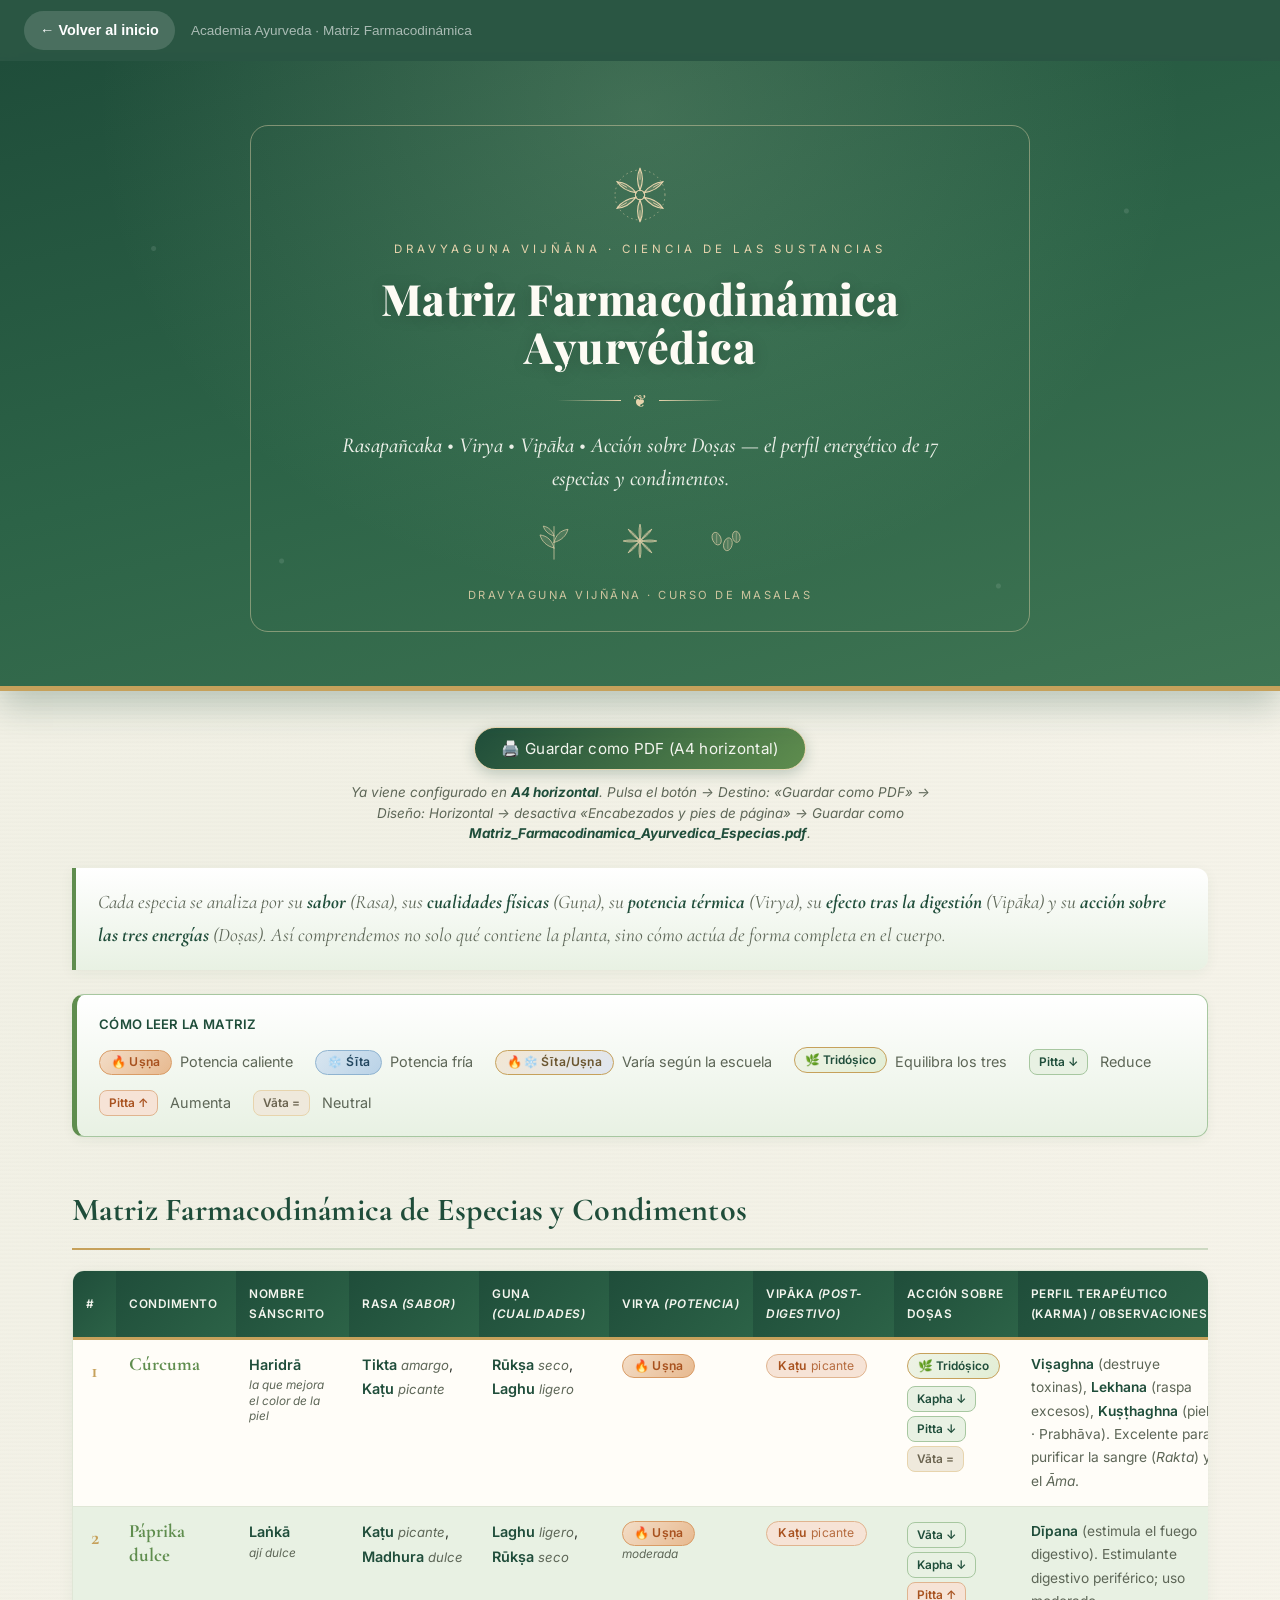
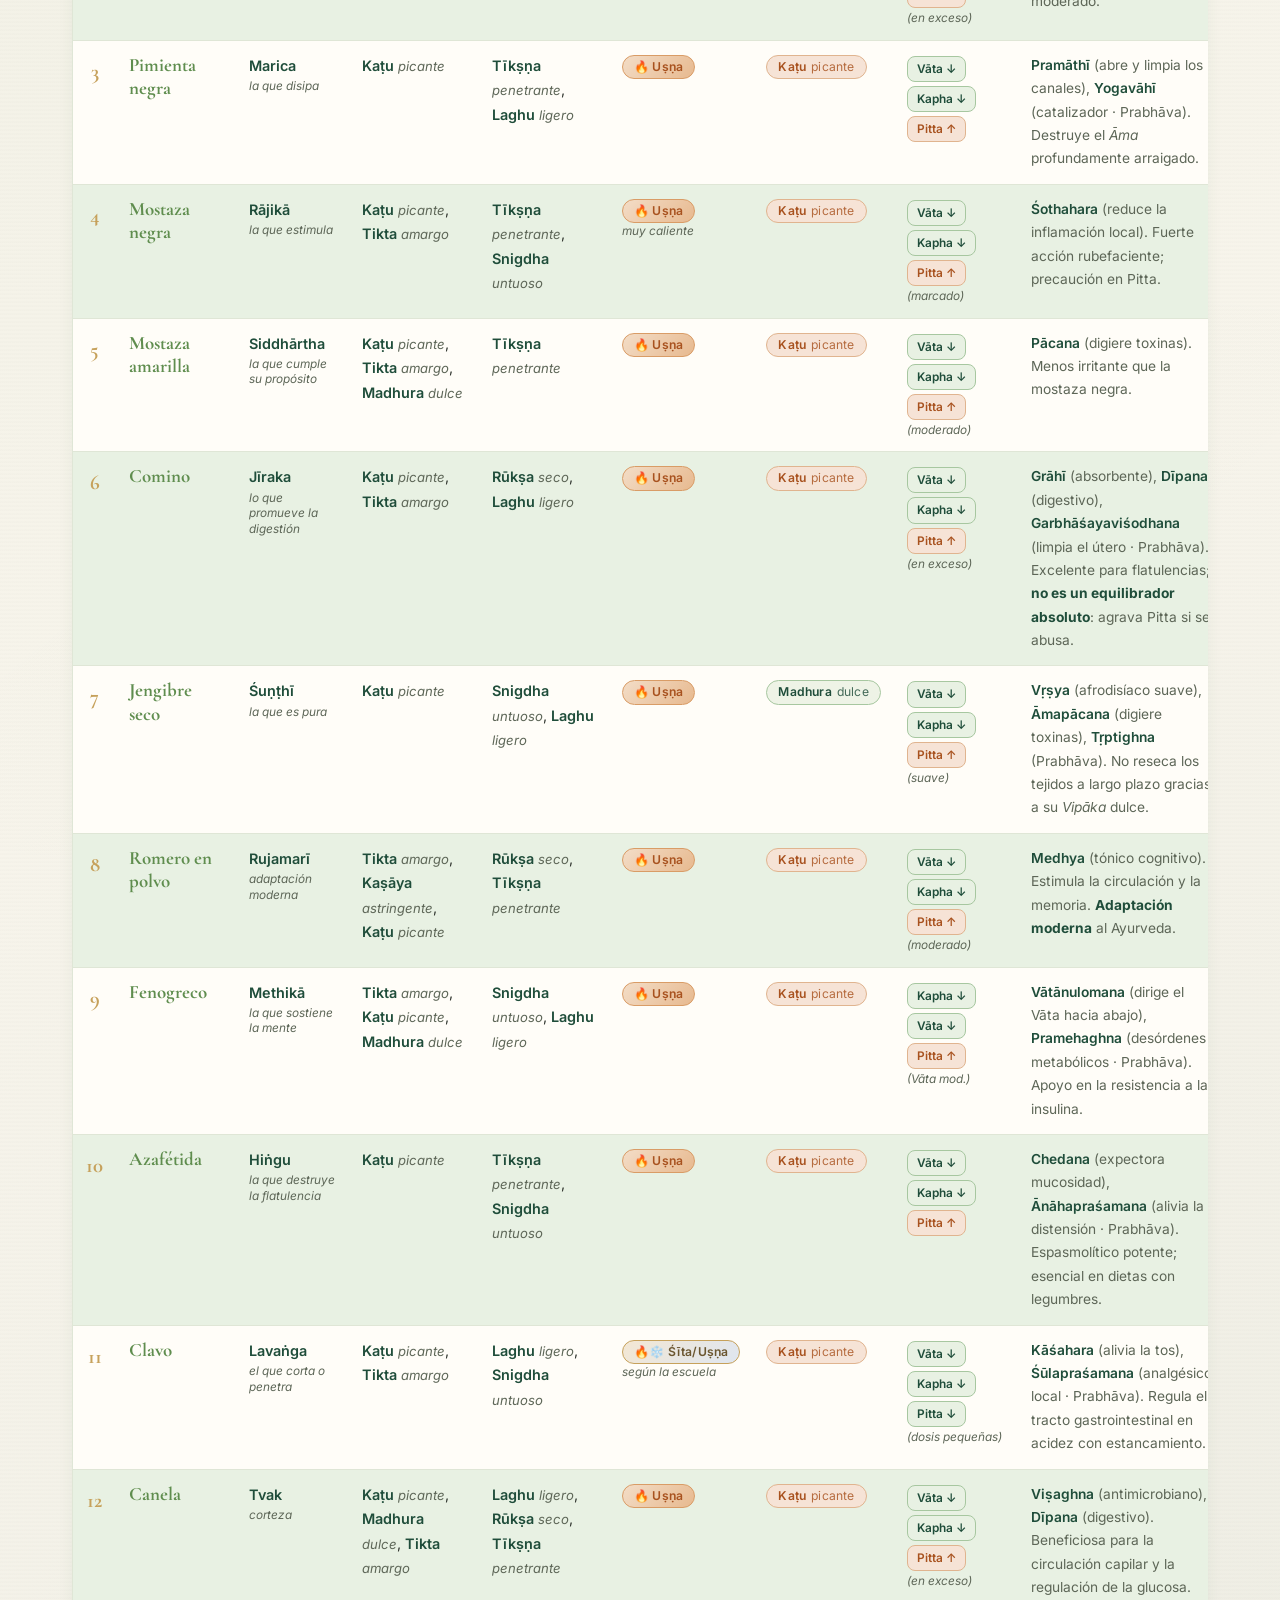
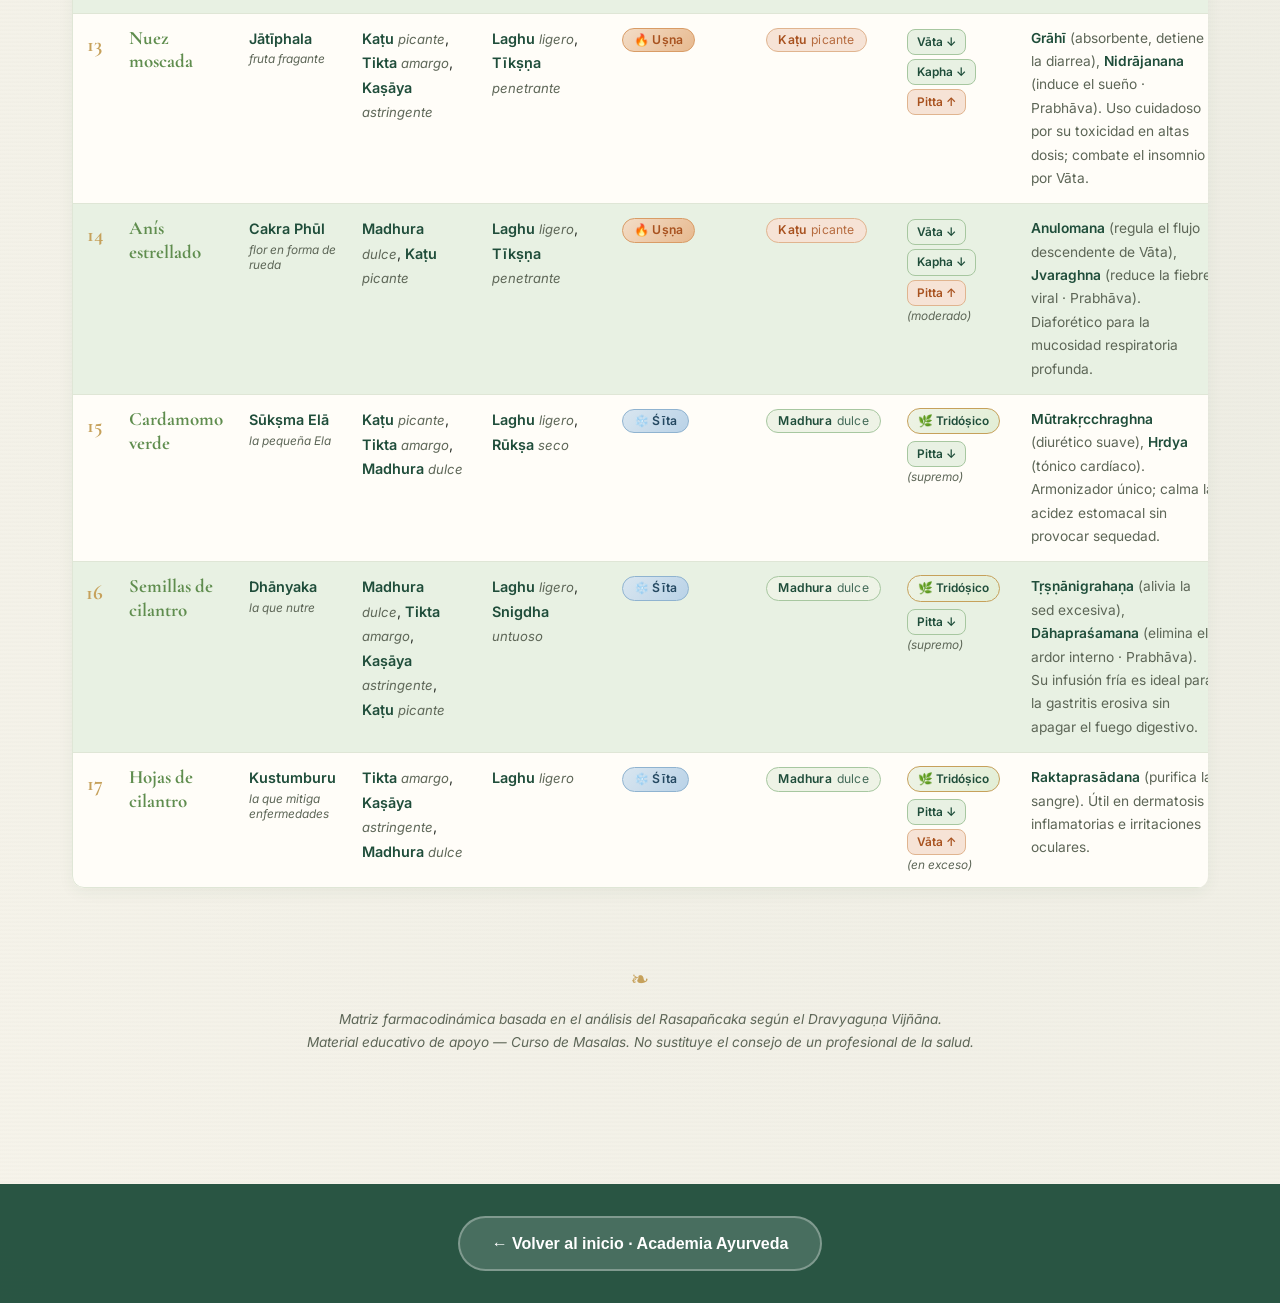
<file: pages/matriz-farmacodinamica.html>
<!DOCTYPE html>
<html lang="es">
<head>
<meta charset="UTF-8">
<meta name="viewport" content="width=device-width, initial-scale=1.0">
<title>Matriz Farmacodinámica Ayurvédica de Especias y Condimentos</title>
<link rel="preconnect" href="https://fonts.googleapis.com">
<link rel="preconnect" href="https://fonts.gstatic.com" crossorigin>
<link href="https://fonts.googleapis.com/css2?family=Cormorant+Garamond:ital,wght@0,500;0,600;0,700;1,500&family=Playfair+Display:wght@600;700;800&family=Inter:wght@400;500;600&display=swap" rel="stylesheet">
<style>
  :root{
    --forest:#1F4D3A;
    --leaf:#5F8D4E;
    --sage:#A7C7A0;
    --mint:#E8F1E3;
    --cream:#F8F5EC;
    --beige:#EDE3D0;
    --gold:#C6A15B;
    --gold-soft:#e7d4ad;
    --ink:#2E332C;
    --muted:#5d6657;
    --paper:#fffdf8;
    --line:#dfe6d6;
    --line-strong:#cdd9c2;
    --terra:#A8521F;        /* terracota: fuego, calor metabólico */
    --terra-soft:#f6e3d6;
    --indigo:#244861;       /* azul profundo: frío, profundidad */
    --indigo-soft:#d9e6f0;
  }
  *{box-sizing:border-box;}
  html{scroll-behavior:smooth;}
  body{
    margin:0;
    font-family:"Inter","Lato","Open Sans","Segoe UI",system-ui,sans-serif;
    color:var(--ink);
    line-height:1.7;
    font-size:17px;
    background-color:var(--cream);
    background-image:
      radial-gradient(circle at 18% 22%, rgba(95,141,78,.05) 0, transparent 42%),
      radial-gradient(circle at 82% 78%, rgba(31,77,58,.05) 0, transparent 46%),
      repeating-linear-gradient(0deg, rgba(46,51,44,.012) 0 2px, transparent 2px 4px);
  }
  .wrap{max-width:1180px;margin:0 auto;padding:0 22px 90px;}

  /* ---------- Portada ---------- */
  .cover{
    position:relative;text-align:center;padding:64px 26px 54px;color:#f3f5ee;overflow:hidden;
    background:
      radial-gradient(ellipse at 50% 8%, rgba(166,199,160,.22) 0, transparent 60%),
      linear-gradient(165deg, #1F4D3A 0%, #2c6347 48%, #3f7553 100%);
    border-bottom:5px solid var(--gold);margin-bottom:36px;box-shadow:0 14px 34px rgba(31,77,58,.28);
  }
  .cover::before{
    content:"";position:absolute;inset:0;opacity:.10;pointer-events:none;
    background-image:
      radial-gradient(circle at 12% 30%, #fff 0 2px, transparent 3px),
      radial-gradient(circle at 88% 24%, #fff 0 2px, transparent 3px),
      radial-gradient(circle at 22% 80%, #fff 0 2px, transparent 3px),
      radial-gradient(circle at 78% 84%, #fff 0 2px, transparent 3px);
  }
  .cover-frame{position:relative;z-index:1;border:1px solid rgba(231,212,173,.45);border-radius:18px;padding:30px 20px 26px;max-width:780px;margin:0 auto;}
  .cover .mandala{margin-bottom:6px;line-height:0;}
  .cover .mandala svg{width:78px;height:78px;}
  .cover .kicker{font-family:"Inter",sans-serif;letter-spacing:4px;text-transform:uppercase;font-size:.72rem;color:var(--gold-soft);margin:6px 0 14px;}
  .cover h1{font-family:"Playfair Display","Cormorant Garamond",serif;font-size:2.7rem;line-height:1.12;margin:0 0 6px;font-weight:800;color:#fdfbf4;letter-spacing:.5px;text-shadow:0 2px 16px rgba(0,0,0,.18);}
  .cover .leaf-divider{display:flex;align-items:center;justify-content:center;gap:12px;margin:16px auto 14px;color:var(--gold-soft);}
  .cover .leaf-divider::before,.cover .leaf-divider::after{content:"";height:1px;width:64px;background:linear-gradient(90deg,transparent,var(--gold-soft));}
  .cover .leaf-divider::after{background:linear-gradient(90deg,var(--gold-soft),transparent);}
  .cover .sub{font-family:"Cormorant Garamond",serif;font-size:1.34rem;line-height:1.5;opacity:.96;margin:0 auto;max-width:600px;font-weight:500;font-style:italic;}
  .cover .botanical-row{display:flex;align-items:center;justify-content:center;gap:30px;margin-top:24px;opacity:.92;}
  .cover .botanical-row svg{width:56px;height:46px;}
  .cover .meta{font-family:"Inter",sans-serif;font-size:.7rem;letter-spacing:2.5px;text-transform:uppercase;color:var(--gold-soft);margin-top:22px;opacity:.85;}

  /* ---------- Tipografía editorial ---------- */
  h2{font-family:"Cormorant Garamond","Playfair Display",serif;font-size:2rem;font-weight:700;color:var(--forest);margin:46px 0 10px;padding-bottom:10px;position:relative;letter-spacing:.3px;border-bottom:2px solid var(--line-strong);}
  h2::after{content:"";position:absolute;left:0;bottom:-2px;width:78px;height:2px;background:var(--gold);}
  p{margin:.55em 0;}
  strong{color:var(--forest);}
  em{color:inherit;}

  .lead{
    background:linear-gradient(180deg,#fff,var(--mint));border-left:4px solid var(--leaf);
    padding:18px 22px;border-radius:0 12px 12px 0;color:var(--muted);
    font-family:"Cormorant Garamond",serif;font-size:1.2rem;font-style:italic;
    box-shadow:0 3px 14px rgba(31,77,58,.06);margin:24px 0;
  }

  /* ---------- Leyenda de iconos ---------- */
  .key{
    position:relative;background:linear-gradient(180deg,#fff,var(--mint));
    border:1px solid var(--sage);border-left:5px solid var(--leaf);border-radius:12px;
    padding:18px 22px;margin:24px 0;box-shadow:0 3px 12px rgba(31,77,58,.06);
  }
  .key .key-title{font-family:"Inter",sans-serif;font-weight:600;color:var(--forest);display:block;margin-bottom:12px;letter-spacing:.3px;text-transform:uppercase;font-size:.82rem;}
  .legend-grid{display:flex;flex-wrap:wrap;gap:10px 22px;align-items:center;}
  .legend-grid .item{display:flex;align-items:center;gap:8px;font-size:.9rem;color:var(--muted);}

  /* ---------- Chips de Virya / Vipaka ---------- */
  .chip{display:inline-flex;align-items:center;gap:5px;padding:3px 11px;border-radius:30px;font-size:.76rem;font-weight:600;font-family:"Inter",sans-serif;letter-spacing:.2px;white-space:nowrap;line-height:1.35;}
  .chip .es{font-weight:400;opacity:.82;}
  .hot{background:linear-gradient(135deg,#f3ddc7,#e7b98f);color:var(--terra);border:1px solid #d99c66;}
  .cold{background:linear-gradient(135deg,var(--indigo-soft),#b9d2e7);color:var(--indigo);border:1px solid #8fb3d0;}
  .dual{background:linear-gradient(135deg,#f3e7d3,#dfe6f0);color:#6b5630;border:1px solid var(--gold);}
  .vp-madhura{background:#eef3e6;color:var(--forest);border:1px solid var(--sage);}
  .vp-katu{background:var(--terra-soft);color:var(--terra);border:1px solid #e0b48f;}

  /* ---------- Pills de Doshas ---------- */
  .dosha{display:inline-flex;align-items:center;gap:3px;padding:2px 9px;border-radius:8px;font-size:.74rem;font-weight:600;margin:2px 4px 2px 0;font-family:"Inter",sans-serif;white-space:nowrap;}
  .d-down{background:var(--mint);color:var(--forest);border:1px solid var(--sage);}
  .d-up{background:var(--terra-soft);color:var(--terra);border:1px solid #e0b48f;}
  .d-neutral{background:#efe9dc;color:#6b6450;border:1px solid var(--gold-soft);}
  .tridosha{display:inline-flex;align-items:center;gap:5px;padding:2px 10px;border-radius:30px;font-size:.74rem;font-weight:600;background:linear-gradient(135deg,#eef3e6,#e2eed5);color:var(--forest);border:1px solid var(--gold);margin-bottom:5px;}

  /* ---------- Términos sánscritos ---------- */
  .sk{font-weight:600;color:var(--forest);font-family:"Inter",sans-serif;}
  .es-sm{display:block;font-size:.74rem;font-weight:400;color:var(--muted);font-style:italic;line-height:1.3;margin-top:1px;}
  .rasa-list .sk, .guna-list .sk{display:inline;}
  .rasa-list span.es, .guna-list span.es{color:var(--muted);font-style:italic;font-size:.82rem;}

  /* ---------- Tabla matriz ---------- */
  .tablewrap{overflow-x:auto;-webkit-overflow-scrolling:touch;border-radius:12px;box-shadow:0 4px 16px rgba(31,77,58,.06);margin:20px 0;}
  table{
    width:100%;border-collapse:separate;border-spacing:0;font-size:.9rem;
    background:var(--paper);border-radius:12px;overflow:hidden;border:1px solid var(--line);min-width:920px;
  }
  thead th{
    background:linear-gradient(135deg,var(--forest),#2c6347);color:#f3f5ee;text-align:left;
    padding:13px 13px;font-weight:600;font-family:"Inter",sans-serif;font-size:.74rem;
    letter-spacing:.5px;text-transform:uppercase;vertical-align:middle;border-bottom:3px solid var(--gold);
  }
  td{padding:13px 13px;border-bottom:1px solid var(--line);vertical-align:top;}
  tbody tr:last-child td{border-bottom:none;}
  tbody tr:nth-child(even) td{background:var(--mint);}
  tbody tr:hover td{background:#dcebd4;}
  td em{font-style:italic;}
  .num{font-family:"Cormorant Garamond",serif;font-size:1.3rem;font-weight:700;color:var(--gold);text-align:center;}
  .cond{font-family:"Cormorant Garamond",serif;font-size:1.18rem;font-weight:700;color:var(--leaf);line-height:1.25;}
  .perfil{color:var(--muted);font-size:.86rem;}
  .perfil .sk{font-style:normal;}
  td.doshas{min-width:124px;}
  .col-rasa,.col-guna{min-width:130px;}
  .col-perfil{min-width:210px;}

  .footer{margin-top:50px;padding-top:22px;color:var(--muted);font-size:.85rem;font-style:italic;text-align:center;position:relative;}
  .footer::before{content:"❧";display:block;color:var(--gold);font-size:1.4rem;font-style:normal;margin-bottom:10px;}

  /* ---------- Botón imprimir ---------- */
  .printhint{text-align:center;margin:6px 0 0;}
  .printhint .print-steps{max-width:620px;margin:12px auto 0;font-size:.84rem;color:var(--muted);font-style:italic;line-height:1.55;}
  .printhint button{
    background:linear-gradient(135deg,var(--forest),var(--leaf));color:#f3f5ee;border:1px solid var(--gold-soft);
    border-radius:30px;padding:11px 26px;font-size:.95rem;cursor:pointer;font-family:"Inter",sans-serif;letter-spacing:.3px;
    box-shadow:0 4px 14px rgba(31,77,58,.25);transition:transform .15s ease, box-shadow .15s ease;
  }
  .printhint button:hover{transform:translateY(-1px);box-shadow:0 6px 18px rgba(31,77,58,.32);}

  @media (max-width:620px){
    body{font-size:16px;}
    .cover{padding:48px 16px 40px;}
    .cover h1{font-size:1.85rem;}
    .cover .sub{font-size:1.1rem;}
    .cover-frame{padding:22px 14px 20px;}
    h2{font-size:1.55rem;}
    table{font-size:.85rem;}
    thead th,td{padding:10px 9px;}
  }

  /* ---------- Impresión / PDF (A4 horizontal · landscape) ---------- */
  @page{
    size:A4 landscape;
    margin:0;
  }
  @media print{
    html,body{background:#fff;background-image:none;}
    body{font-size:9pt;}
    .wrap{max-width:none;padding:12mm 12mm 14mm;}
    .no-print{display:none !important;}

    /* Portada a página completa, centrada verticalmente */
    .cover{
      background:linear-gradient(165deg,#1F4D3A,#3f7553) !important;
      -webkit-print-color-adjust:exact;print-color-adjust:exact;
      border-radius:0;margin:0;padding:0;border-bottom:none;
      min-height:172mm;display:flex;align-items:center;justify-content:center;
      break-after:page;page-break-after:always;
    }
    .cover-frame{border-color:rgba(231,212,173,.6);}

    h2{break-after:avoid;page-break-after:avoid;margin-top:0;}
    .lead,.key{break-inside:avoid;page-break-inside:avoid;}

    /* Tabla a ancho completo · encabezado repetido en cada hoja · sin cortar filas */
    .tablewrap{overflow:visible;box-shadow:none;border-radius:0;margin:6mm 0 0;}
    table{min-width:0;width:100%;box-shadow:none;border-radius:0;font-size:8.4pt;}
    thead{display:table-header-group;}
    tfoot{display:table-footer-group;}
    tr{break-inside:avoid;page-break-inside:avoid;}
    thead th{padding:8px 8px;font-size:.7rem;}
    td{padding:7px 8px;}
    .es-sm{font-size:.66rem;}

    /* conservar todos los colores Ayurveda en la impresión */
    .cover,.key,.lead,table,thead th,tbody tr:nth-child(even) td,.num,.cond,
    .chip,.dosha,.tridosha,.vp-madhura,.vp-katu,.hot,.cold,.dual{
      -webkit-print-color-adjust:exact;print-color-adjust:exact;
    }
  }
</style>
</head>
<body>
  <!-- Botón de regreso al inicio -->
  <div style="position: sticky; top: 0; z-index: 999; background: rgba(31,77,58,0.95); backdrop-filter: blur(8px); padding: 0.7rem 1.5rem; display: flex; align-items: center; gap: 1rem;">
    <a href="../index.html" style="display: inline-flex; align-items: center; gap: 0.5rem; color: #fff; font-family: sans-serif; font-weight: 600; font-size: 0.9rem; text-decoration: none; background: rgba(255,255,255,0.15); padding: 0.45rem 1rem; border-radius: 999px; transition: background 0.2s;" onmouseover="this.style.background='rgba(255,255,255,0.25)'" onmouseout="this.style.background='rgba(255,255,255,0.15)'">
      ← Volver al inicio
    </a>
    <span style="color: rgba(255,255,255,0.6); font-family: sans-serif; font-size: 0.85rem;">Academia Ayurveda · Matriz Farmacodinámica</span>
  </div>

<header class="cover">
  <div class="cover-frame">
    <div class="mandala" aria-hidden="true">
      <svg viewBox="0 0 100 100" fill="none" xmlns="http://www.w3.org/2000/svg">
        <g stroke="#e7d4ad" stroke-width="1.4" stroke-linecap="round">
          <circle cx="50" cy="50" r="6" fill="none"/>
          <g><path d="M50 44 C46 34 46 24 50 16 C54 24 54 34 50 44 Z" fill="rgba(231,212,173,.18)"/><path d="M50 16 L50 30" stroke-width="1"/></g>
          <g transform="rotate(60 50 50)"><path d="M50 44 C46 34 46 24 50 16 C54 24 54 34 50 44 Z" fill="rgba(231,212,173,.18)"/><path d="M50 16 L50 30" stroke-width="1"/></g>
          <g transform="rotate(120 50 50)"><path d="M50 44 C46 34 46 24 50 16 C54 24 54 34 50 44 Z" fill="rgba(231,212,173,.18)"/><path d="M50 16 L50 30" stroke-width="1"/></g>
          <g transform="rotate(180 50 50)"><path d="M50 44 C46 34 46 24 50 16 C54 24 54 34 50 44 Z" fill="rgba(231,212,173,.18)"/><path d="M50 16 L50 30" stroke-width="1"/></g>
          <g transform="rotate(240 50 50)"><path d="M50 44 C46 34 46 24 50 16 C54 24 54 34 50 44 Z" fill="rgba(231,212,173,.18)"/><path d="M50 16 L50 30" stroke-width="1"/></g>
          <g transform="rotate(300 50 50)"><path d="M50 44 C46 34 46 24 50 16 C54 24 54 34 50 44 Z" fill="rgba(231,212,173,.18)"/><path d="M50 16 L50 30" stroke-width="1"/></g>
          <circle cx="50" cy="50" r="32" stroke-dasharray="1 5" stroke-width="1.1" opacity=".6"/>
        </g>
      </svg>
    </div>
    <div class="kicker">Dravyaguṇa Vijñāna · Ciencia de las sustancias</div>
    <h1>Matriz Farmacodinámica Ayurvédica</h1>
    <div class="leaf-divider" aria-hidden="true">❦</div>
    <p class="sub">Rasapañcaka • Virya • Vipāka • Acción sobre Doṣas — el perfil energético de 17 especias y condimentos.</p>
    <div class="botanical-row" aria-hidden="true">
      <!-- sprig de hojas -->
      <svg viewBox="0 0 120 90" fill="none" xmlns="http://www.w3.org/2000/svg">
        <g stroke="#e7d4ad" stroke-width="1.6" stroke-linecap="round">
          <path d="M60 84 C60 60 60 36 60 14"/>
          <path d="M60 60 C44 56 34 46 30 32 C46 34 56 44 60 60 Z" fill="rgba(231,212,173,.16)"/>
          <path d="M60 48 C76 44 86 34 90 20 C74 22 64 32 60 48 Z" fill="rgba(231,212,173,.16)"/>
          <path d="M60 34 C48 31 40 23 37 13 C49 15 57 24 60 34 Z" fill="rgba(231,212,173,.16)"/>
        </g>
      </svg>
      <!-- flor de anís estrellado -->
      <svg viewBox="0 0 100 100" fill="none" xmlns="http://www.w3.org/2000/svg">
        <g stroke="#e7d4ad" stroke-width="1.5" stroke-linecap="round">
          <g><path d="M50 50 L50 14 C53 24 53 30 50 50 C47 30 47 24 50 14" fill="rgba(231,212,173,.16)"/></g>
          <g transform="rotate(45 50 50)"><path d="M50 50 L50 14 C53 24 53 30 50 50 C47 30 47 24 50 14" fill="rgba(231,212,173,.16)"/></g>
          <g transform="rotate(90 50 50)"><path d="M50 50 L50 14 C53 24 53 30 50 50 C47 30 47 24 50 14" fill="rgba(231,212,173,.16)"/></g>
          <g transform="rotate(135 50 50)"><path d="M50 50 L50 14 C53 24 53 30 50 50 C47 30 47 24 50 14" fill="rgba(231,212,173,.16)"/></g>
          <g transform="rotate(180 50 50)"><path d="M50 50 L50 14 C53 24 53 30 50 50 C47 30 47 24 50 14" fill="rgba(231,212,173,.16)"/></g>
          <g transform="rotate(225 50 50)"><path d="M50 50 L50 14 C53 24 53 30 50 50 C47 30 47 24 50 14" fill="rgba(231,212,173,.16)"/></g>
          <g transform="rotate(270 50 50)"><path d="M50 50 L50 14 C53 24 53 30 50 50 C47 30 47 24 50 14" fill="rgba(231,212,173,.16)"/></g>
          <g transform="rotate(315 50 50)"><path d="M50 50 L50 14 C53 24 53 30 50 50 C47 30 47 24 50 14" fill="rgba(231,212,173,.16)"/></g>
          <circle cx="50" cy="50" r="5"/>
        </g>
      </svg>
      <!-- semillas / granos -->
      <svg viewBox="0 0 120 90" fill="none" xmlns="http://www.w3.org/2000/svg">
        <g stroke="#e7d4ad" stroke-width="1.5">
          <ellipse cx="40" cy="40" rx="9" ry="14" transform="rotate(-22 40 40)" fill="rgba(231,212,173,.16)"/>
          <ellipse cx="64" cy="52" rx="9" ry="14" transform="rotate(14 64 52)" fill="rgba(231,212,173,.16)"/>
          <ellipse cx="82" cy="36" rx="8" ry="12" transform="rotate(-10 82 36)" fill="rgba(231,212,173,.16)"/>
          <path d="M40 30 L40 50 M64 42 L64 62 M82 26 L82 46" stroke-width="1"/>
        </g>
      </svg>
    </div>
    <div class="meta">Dravyaguṇa Vijñāna · Curso de Masalas</div>
  </div>
</header>

<div class="wrap">

  <div class="printhint no-print">
    <button onclick="window.print()">🖨️ Guardar como PDF (A4 horizontal)</button>
    <p class="print-steps">Ya viene configurado en <strong>A4 horizontal</strong>. Pulsa el botón → <em>Destino:</em> «Guardar como PDF» → <em>Diseño:</em> Horizontal → desactiva «Encabezados y pies de página» → Guardar como <strong>Matriz_Farmacodinamica_Ayurvedica_Especias.pdf</strong>.</p>
  </div>

  <p class="lead">Cada especia se analiza por su <strong>sabor</strong> (Rasa), sus <strong>cualidades físicas</strong> (Guṇa), su <strong>potencia térmica</strong> (Virya), su <strong>efecto tras la digestión</strong> (Vipāka) y su <strong>acción sobre las tres energías</strong> (Doṣas). Así comprendemos no solo qué contiene la planta, sino cómo actúa de forma completa en el cuerpo.</p>

  <div class="key" aria-label="Leyenda de iconos">
    <span class="key-title">Cómo leer la matriz</span>
    <div class="legend-grid">
      <span class="item"><span class="chip hot">🔥 Uṣṇa</span> Potencia caliente</span>
      <span class="item"><span class="chip cold">❄️ Śīta</span> Potencia fría</span>
      <span class="item"><span class="chip dual">🔥❄️ Śīta/Uṣṇa</span> Varía según la escuela</span>
      <span class="item"><span class="tridosha">🌿 Tridóṣico</span> Equilibra los tres</span>
      <span class="item"><span class="dosha d-down">Pitta ↓</span> Reduce</span>
      <span class="item"><span class="dosha d-up">Pitta ↑</span> Aumenta</span>
      <span class="item"><span class="dosha d-neutral">Vāta =</span> Neutral</span>
    </div>
  </div>

  <h2>Matriz Farmacodinámica de Especias y Condimentos</h2>

  <div class="tablewrap">
    <table>
      <thead>
        <tr>
          <th>#</th>
          <th>Condimento</th>
          <th>Nombre sánscrito</th>
          <th class="col-rasa">Rasa <em>(sabor)</em></th>
          <th class="col-guna">Guṇa <em>(cualidades)</em></th>
          <th>Virya <em>(potencia)</em></th>
          <th>Vipāka <em>(post-digestivo)</em></th>
          <th>Acción sobre Doṣas</th>
          <th class="col-perfil">Perfil terapéutico (Karma) / observaciones</th>
        </tr>
      </thead>
      <tbody>
        <tr>
          <td class="num">1</td>
          <td class="cond">Cúrcuma</td>
          <td><span class="sk">Haridrā</span><span class="es-sm">la que mejora el color de la piel</span></td>
          <td class="rasa-list"><span class="sk">Tikta</span> <span class="es">amargo</span>, <span class="sk">Kaṭu</span> <span class="es">picante</span></td>
          <td class="guna-list"><span class="sk">Rūkṣa</span> <span class="es">seco</span>, <span class="sk">Laghu</span> <span class="es">ligero</span></td>
          <td><span class="chip hot">🔥 Uṣṇa</span></td>
          <td><span class="chip vp-katu">Kaṭu <span class="es">picante</span></span></td>
          <td class="doshas"><span class="tridosha">🌿 Tridóṣico</span><br><span class="dosha d-down">Kapha ↓</span><span class="dosha d-down">Pitta ↓</span><span class="dosha d-neutral">Vāta =</span></td>
          <td class="perfil"><span class="sk">Viṣaghna</span> (destruye toxinas), <span class="sk">Lekhana</span> (raspa excesos), <span class="sk">Kuṣṭhaghna</span> (piel · Prabhāva). Excelente para purificar la sangre (<em>Rakta</em>) y el <em>Āma</em>.</td>
        </tr>
        <tr>
          <td class="num">2</td>
          <td class="cond">Páprika dulce</td>
          <td><span class="sk">Laṅkā</span><span class="es-sm">ají dulce</span></td>
          <td class="rasa-list"><span class="sk">Kaṭu</span> <span class="es">picante</span>, <span class="sk">Madhura</span> <span class="es">dulce</span></td>
          <td class="guna-list"><span class="sk">Laghu</span> <span class="es">ligero</span>, <span class="sk">Rūkṣa</span> <span class="es">seco</span></td>
          <td><span class="chip hot">🔥 Uṣṇa</span><span class="es-sm">moderada</span></td>
          <td><span class="chip vp-katu">Kaṭu <span class="es">picante</span></span></td>
          <td class="doshas"><span class="dosha d-down">Vāta ↓</span><span class="dosha d-down">Kapha ↓</span><span class="dosha d-up">Pitta ↑</span><span class="es-sm">(en exceso)</span></td>
          <td class="perfil"><span class="sk">Dīpana</span> (estimula el fuego digestivo). Estimulante digestivo periférico; uso moderado.</td>
        </tr>
        <tr>
          <td class="num">3</td>
          <td class="cond">Pimienta negra</td>
          <td><span class="sk">Marica</span><span class="es-sm">la que disipa</span></td>
          <td class="rasa-list"><span class="sk">Kaṭu</span> <span class="es">picante</span></td>
          <td class="guna-list"><span class="sk">Tīkṣṇa</span> <span class="es">penetrante</span>, <span class="sk">Laghu</span> <span class="es">ligero</span></td>
          <td><span class="chip hot">🔥 Uṣṇa</span></td>
          <td><span class="chip vp-katu">Kaṭu <span class="es">picante</span></span></td>
          <td class="doshas"><span class="dosha d-down">Vāta ↓</span><span class="dosha d-down">Kapha ↓</span><span class="dosha d-up">Pitta ↑</span></td>
          <td class="perfil"><span class="sk">Pramāthī</span> (abre y limpia los canales), <span class="sk">Yogavāhī</span> (catalizador · Prabhāva). Destruye el <em>Āma</em> profundamente arraigado.</td>
        </tr>
        <tr>
          <td class="num">4</td>
          <td class="cond">Mostaza negra</td>
          <td><span class="sk">Rājikā</span><span class="es-sm">la que estimula</span></td>
          <td class="rasa-list"><span class="sk">Kaṭu</span> <span class="es">picante</span>, <span class="sk">Tikta</span> <span class="es">amargo</span></td>
          <td class="guna-list"><span class="sk">Tīkṣṇa</span> <span class="es">penetrante</span>, <span class="sk">Snigdha</span> <span class="es">untuoso</span></td>
          <td><span class="chip hot">🔥 Uṣṇa</span><span class="es-sm">muy caliente</span></td>
          <td><span class="chip vp-katu">Kaṭu <span class="es">picante</span></span></td>
          <td class="doshas"><span class="dosha d-down">Vāta ↓</span><span class="dosha d-down">Kapha ↓</span><span class="dosha d-up">Pitta ↑</span><span class="es-sm">(marcado)</span></td>
          <td class="perfil"><span class="sk">Śothahara</span> (reduce la inflamación local). Fuerte acción rubefaciente; precaución en Pitta.</td>
        </tr>
        <tr>
          <td class="num">5</td>
          <td class="cond">Mostaza amarilla</td>
          <td><span class="sk">Siddhārtha</span><span class="es-sm">la que cumple su propósito</span></td>
          <td class="rasa-list"><span class="sk">Kaṭu</span> <span class="es">picante</span>, <span class="sk">Tikta</span> <span class="es">amargo</span>, <span class="sk">Madhura</span> <span class="es">dulce</span></td>
          <td class="guna-list"><span class="sk">Tīkṣṇa</span> <span class="es">penetrante</span></td>
          <td><span class="chip hot">🔥 Uṣṇa</span></td>
          <td><span class="chip vp-katu">Kaṭu <span class="es">picante</span></span></td>
          <td class="doshas"><span class="dosha d-down">Vāta ↓</span><span class="dosha d-down">Kapha ↓</span><span class="dosha d-up">Pitta ↑</span><span class="es-sm">(moderado)</span></td>
          <td class="perfil"><span class="sk">Pācana</span> (digiere toxinas). Menos irritante que la mostaza negra.</td>
        </tr>
        <tr>
          <td class="num">6</td>
          <td class="cond">Comino</td>
          <td><span class="sk">Jīraka</span><span class="es-sm">lo que promueve la digestión</span></td>
          <td class="rasa-list"><span class="sk">Kaṭu</span> <span class="es">picante</span>, <span class="sk">Tikta</span> <span class="es">amargo</span></td>
          <td class="guna-list"><span class="sk">Rūkṣa</span> <span class="es">seco</span>, <span class="sk">Laghu</span> <span class="es">ligero</span></td>
          <td><span class="chip hot">🔥 Uṣṇa</span></td>
          <td><span class="chip vp-katu">Kaṭu <span class="es">picante</span></span></td>
          <td class="doshas"><span class="dosha d-down">Vāta ↓</span><span class="dosha d-down">Kapha ↓</span><span class="dosha d-up">Pitta ↑</span><span class="es-sm">(en exceso)</span></td>
          <td class="perfil"><span class="sk">Grāhī</span> (absorbente), <span class="sk">Dīpana</span> (digestivo), <span class="sk">Garbhāśayaviśodhana</span> (limpia el útero · Prabhāva). Excelente para flatulencias; <strong>no es un equilibrador absoluto</strong>: agrava Pitta si se abusa.</td>
        </tr>
        <tr>
          <td class="num">7</td>
          <td class="cond">Jengibre seco</td>
          <td><span class="sk">Śuṇṭhī</span><span class="es-sm">la que es pura</span></td>
          <td class="rasa-list"><span class="sk">Kaṭu</span> <span class="es">picante</span></td>
          <td class="guna-list"><span class="sk">Snigdha</span> <span class="es">untuoso</span>, <span class="sk">Laghu</span> <span class="es">ligero</span></td>
          <td><span class="chip hot">🔥 Uṣṇa</span></td>
          <td><span class="chip vp-madhura">Madhura <span class="es">dulce</span></span></td>
          <td class="doshas"><span class="dosha d-down">Vāta ↓</span><span class="dosha d-down">Kapha ↓</span><span class="dosha d-up">Pitta ↑</span><span class="es-sm">(suave)</span></td>
          <td class="perfil"><span class="sk">Vṛṣya</span> (afrodisíaco suave), <span class="sk">Āmapācana</span> (digiere toxinas), <span class="sk">Tṛptighna</span> (Prabhāva). No reseca los tejidos a largo plazo gracias a su <em>Vipāka</em> dulce.</td>
        </tr>
        <tr>
          <td class="num">8</td>
          <td class="cond">Romero en polvo</td>
          <td><span class="sk">Rujamarī</span><span class="es-sm">adaptación moderna</span></td>
          <td class="rasa-list"><span class="sk">Tikta</span> <span class="es">amargo</span>, <span class="sk">Kaṣāya</span> <span class="es">astringente</span>, <span class="sk">Kaṭu</span> <span class="es">picante</span></td>
          <td class="guna-list"><span class="sk">Rūkṣa</span> <span class="es">seco</span>, <span class="sk">Tīkṣṇa</span> <span class="es">penetrante</span></td>
          <td><span class="chip hot">🔥 Uṣṇa</span></td>
          <td><span class="chip vp-katu">Kaṭu <span class="es">picante</span></span></td>
          <td class="doshas"><span class="dosha d-down">Vāta ↓</span><span class="dosha d-down">Kapha ↓</span><span class="dosha d-up">Pitta ↑</span><span class="es-sm">(moderado)</span></td>
          <td class="perfil"><span class="sk">Medhya</span> (tónico cognitivo). Estimula la circulación y la memoria. <strong>Adaptación moderna</strong> al Ayurveda.</td>
        </tr>
        <tr>
          <td class="num">9</td>
          <td class="cond">Fenogreco</td>
          <td><span class="sk">Methikā</span><span class="es-sm">la que sostiene la mente</span></td>
          <td class="rasa-list"><span class="sk">Tikta</span> <span class="es">amargo</span>, <span class="sk">Kaṭu</span> <span class="es">picante</span>, <span class="sk">Madhura</span> <span class="es">dulce</span></td>
          <td class="guna-list"><span class="sk">Snigdha</span> <span class="es">untuoso</span>, <span class="sk">Laghu</span> <span class="es">ligero</span></td>
          <td><span class="chip hot">🔥 Uṣṇa</span></td>
          <td><span class="chip vp-katu">Kaṭu <span class="es">picante</span></span></td>
          <td class="doshas"><span class="dosha d-down">Kapha ↓</span><span class="dosha d-down">Vāta ↓</span><span class="dosha d-up">Pitta ↑</span><span class="es-sm">(Vāta mod.)</span></td>
          <td class="perfil"><span class="sk">Vātānulomana</span> (dirige el Vāta hacia abajo), <span class="sk">Pramehaghna</span> (desórdenes metabólicos · Prabhāva). Apoyo en la resistencia a la insulina.</td>
        </tr>
        <tr>
          <td class="num">10</td>
          <td class="cond">Azafétida</td>
          <td><span class="sk">Hiṅgu</span><span class="es-sm">la que destruye la flatulencia</span></td>
          <td class="rasa-list"><span class="sk">Kaṭu</span> <span class="es">picante</span></td>
          <td class="guna-list"><span class="sk">Tīkṣṇa</span> <span class="es">penetrante</span>, <span class="sk">Snigdha</span> <span class="es">untuoso</span></td>
          <td><span class="chip hot">🔥 Uṣṇa</span></td>
          <td><span class="chip vp-katu">Kaṭu <span class="es">picante</span></span></td>
          <td class="doshas"><span class="dosha d-down">Vāta ↓</span><span class="dosha d-down">Kapha ↓</span><span class="dosha d-up">Pitta ↑</span></td>
          <td class="perfil"><span class="sk">Chedana</span> (expectora mucosidad), <span class="sk">Ānāhapraśamana</span> (alivia la distensión · Prabhāva). Espasmolítico potente; esencial en dietas con legumbres.</td>
        </tr>
        <tr>
          <td class="num">11</td>
          <td class="cond">Clavo</td>
          <td><span class="sk">Lavaṅga</span><span class="es-sm">el que corta o penetra</span></td>
          <td class="rasa-list"><span class="sk">Kaṭu</span> <span class="es">picante</span>, <span class="sk">Tikta</span> <span class="es">amargo</span></td>
          <td class="guna-list"><span class="sk">Laghu</span> <span class="es">ligero</span>, <span class="sk">Snigdha</span> <span class="es">untuoso</span></td>
          <td><span class="chip dual">🔥❄️ Śīta/Uṣṇa</span><span class="es-sm">según la escuela</span></td>
          <td><span class="chip vp-katu">Kaṭu <span class="es">picante</span></span></td>
          <td class="doshas"><span class="dosha d-down">Vāta ↓</span><span class="dosha d-down">Kapha ↓</span><span class="dosha d-down">Pitta ↓</span><span class="es-sm">(dosis pequeñas)</span></td>
          <td class="perfil"><span class="sk">Kāśahara</span> (alivia la tos), <span class="sk">Śūlapraśamana</span> (analgésico local · Prabhāva). Regula el tracto gastrointestinal en acidez con estancamiento.</td>
        </tr>
        <tr>
          <td class="num">12</td>
          <td class="cond">Canela</td>
          <td><span class="sk">Tvak</span><span class="es-sm">corteza</span></td>
          <td class="rasa-list"><span class="sk">Kaṭu</span> <span class="es">picante</span>, <span class="sk">Madhura</span> <span class="es">dulce</span>, <span class="sk">Tikta</span> <span class="es">amargo</span></td>
          <td class="guna-list"><span class="sk">Laghu</span> <span class="es">ligero</span>, <span class="sk">Rūkṣa</span> <span class="es">seco</span>, <span class="sk">Tīkṣṇa</span> <span class="es">penetrante</span></td>
          <td><span class="chip hot">🔥 Uṣṇa</span></td>
          <td><span class="chip vp-katu">Kaṭu <span class="es">picante</span></span></td>
          <td class="doshas"><span class="dosha d-down">Vāta ↓</span><span class="dosha d-down">Kapha ↓</span><span class="dosha d-up">Pitta ↑</span><span class="es-sm">(en exceso)</span></td>
          <td class="perfil"><span class="sk">Viṣaghna</span> (antimicrobiano), <span class="sk">Dīpana</span> (digestivo). Beneficiosa para la circulación capilar y la regulación de la glucosa.</td>
        </tr>
        <tr>
          <td class="num">13</td>
          <td class="cond">Nuez moscada</td>
          <td><span class="sk">Jātīphala</span><span class="es-sm">fruta fragante</span></td>
          <td class="rasa-list"><span class="sk">Kaṭu</span> <span class="es">picante</span>, <span class="sk">Tikta</span> <span class="es">amargo</span>, <span class="sk">Kaṣāya</span> <span class="es">astringente</span></td>
          <td class="guna-list"><span class="sk">Laghu</span> <span class="es">ligero</span>, <span class="sk">Tīkṣṇa</span> <span class="es">penetrante</span></td>
          <td><span class="chip hot">🔥 Uṣṇa</span></td>
          <td><span class="chip vp-katu">Kaṭu <span class="es">picante</span></span></td>
          <td class="doshas"><span class="dosha d-down">Vāta ↓</span><span class="dosha d-down">Kapha ↓</span><span class="dosha d-up">Pitta ↑</span></td>
          <td class="perfil"><span class="sk">Grāhī</span> (absorbente, detiene la diarrea), <span class="sk">Nidrājanana</span> (induce el sueño · Prabhāva). Uso cuidadoso por su toxicidad en altas dosis; combate el insomnio por Vāta.</td>
        </tr>
        <tr>
          <td class="num">14</td>
          <td class="cond">Anís estrellado</td>
          <td><span class="sk">Cakra Phūl</span><span class="es-sm">flor en forma de rueda</span></td>
          <td class="rasa-list"><span class="sk">Madhura</span> <span class="es">dulce</span>, <span class="sk">Kaṭu</span> <span class="es">picante</span></td>
          <td class="guna-list"><span class="sk">Laghu</span> <span class="es">ligero</span>, <span class="sk">Tīkṣṇa</span> <span class="es">penetrante</span></td>
          <td><span class="chip hot">🔥 Uṣṇa</span></td>
          <td><span class="chip vp-katu">Kaṭu <span class="es">picante</span></span></td>
          <td class="doshas"><span class="dosha d-down">Vāta ↓</span><span class="dosha d-down">Kapha ↓</span><span class="dosha d-up">Pitta ↑</span><span class="es-sm">(moderado)</span></td>
          <td class="perfil"><span class="sk">Anulomana</span> (regula el flujo descendente de Vāta), <span class="sk">Jvaraghna</span> (reduce la fiebre viral · Prabhāva). Diaforético para la mucosidad respiratoria profunda.</td>
        </tr>
        <tr>
          <td class="num">15</td>
          <td class="cond">Cardamomo verde</td>
          <td><span class="sk">Sūkṣma Elā</span><span class="es-sm">la pequeña Ela</span></td>
          <td class="rasa-list"><span class="sk">Kaṭu</span> <span class="es">picante</span>, <span class="sk">Tikta</span> <span class="es">amargo</span>, <span class="sk">Madhura</span> <span class="es">dulce</span></td>
          <td class="guna-list"><span class="sk">Laghu</span> <span class="es">ligero</span>, <span class="sk">Rūkṣa</span> <span class="es">seco</span></td>
          <td><span class="chip cold">❄️ Śīta</span></td>
          <td><span class="chip vp-madhura">Madhura <span class="es">dulce</span></span></td>
          <td class="doshas"><span class="tridosha">🌿 Tridóṣico</span><br><span class="dosha d-down">Pitta ↓</span><span class="es-sm">(supremo)</span></td>
          <td class="perfil"><span class="sk">Mūtrakṛcchraghna</span> (diurético suave), <span class="sk">Hṛdya</span> (tónico cardíaco). Armonizador único; calma la acidez estomacal sin provocar sequedad.</td>
        </tr>
        <tr>
          <td class="num">16</td>
          <td class="cond">Semillas de cilantro</td>
          <td><span class="sk">Dhānyaka</span><span class="es-sm">la que nutre</span></td>
          <td class="rasa-list"><span class="sk">Madhura</span> <span class="es">dulce</span>, <span class="sk">Tikta</span> <span class="es">amargo</span>, <span class="sk">Kaṣāya</span> <span class="es">astringente</span>, <span class="sk">Kaṭu</span> <span class="es">picante</span></td>
          <td class="guna-list"><span class="sk">Laghu</span> <span class="es">ligero</span>, <span class="sk">Snigdha</span> <span class="es">untuoso</span></td>
          <td><span class="chip cold">❄️ Śīta</span></td>
          <td><span class="chip vp-madhura">Madhura <span class="es">dulce</span></span></td>
          <td class="doshas"><span class="tridosha">🌿 Tridóṣico</span><br><span class="dosha d-down">Pitta ↓</span><span class="es-sm">(supremo)</span></td>
          <td class="perfil"><span class="sk">Tṛṣṇānigrahaṇa</span> (alivia la sed excesiva), <span class="sk">Dāhapraśamana</span> (elimina el ardor interno · Prabhāva). Su infusión fría es ideal para la gastritis erosiva sin apagar el fuego digestivo.</td>
        </tr>
        <tr>
          <td class="num">17</td>
          <td class="cond">Hojas de cilantro</td>
          <td><span class="sk">Kustumburu</span><span class="es-sm">la que mitiga enfermedades</span></td>
          <td class="rasa-list"><span class="sk">Tikta</span> <span class="es">amargo</span>, <span class="sk">Kaṣāya</span> <span class="es">astringente</span>, <span class="sk">Madhura</span> <span class="es">dulce</span></td>
          <td class="guna-list"><span class="sk">Laghu</span> <span class="es">ligero</span></td>
          <td><span class="chip cold">❄️ Śīta</span></td>
          <td><span class="chip vp-madhura">Madhura <span class="es">dulce</span></span></td>
          <td class="doshas"><span class="tridosha">🌿 Tridóṣico</span><br><span class="dosha d-down">Pitta ↓</span><span class="dosha d-up">Vāta ↑</span><span class="es-sm">(en exceso)</span></td>
          <td class="perfil"><span class="sk">Raktaprasādana</span> (purifica la sangre). Útil en dermatosis inflamatorias e irritaciones oculares.</td>
        </tr>
      </tbody>
    </table>
  </div>

  <p class="footer">Matriz farmacodinámica basada en el análisis del Rasapañcaka según el Dravyaguṇa Vijñāna.<br>
  Material educativo de apoyo — Curso de Masalas. No sustituye el consejo de un profesional de la salud.</p>

</div>
  <!-- Botón de regreso al inicio (pie de página) -->
  <div style="background: rgba(31,77,58,0.95); padding: 2rem 1.5rem; text-align: center; margin-top: 2rem;">
    <a href="../index.html" style="display: inline-flex; align-items: center; gap: 0.5rem; color: #fff; font-family: sans-serif; font-weight: 600; font-size: 1rem; text-decoration: none; background: rgba(255,255,255,0.15); padding: 0.75rem 2rem; border-radius: 999px; border: 2px solid rgba(255,255,255,0.3); transition: background 0.2s;" onmouseover="this.style.background='rgba(255,255,255,0.25)'" onmouseout="this.style.background='rgba(255,255,255,0.15)'">
      ← Volver al inicio · Academia Ayurveda
    </a>
  </div>
</body>
</html>
</file>
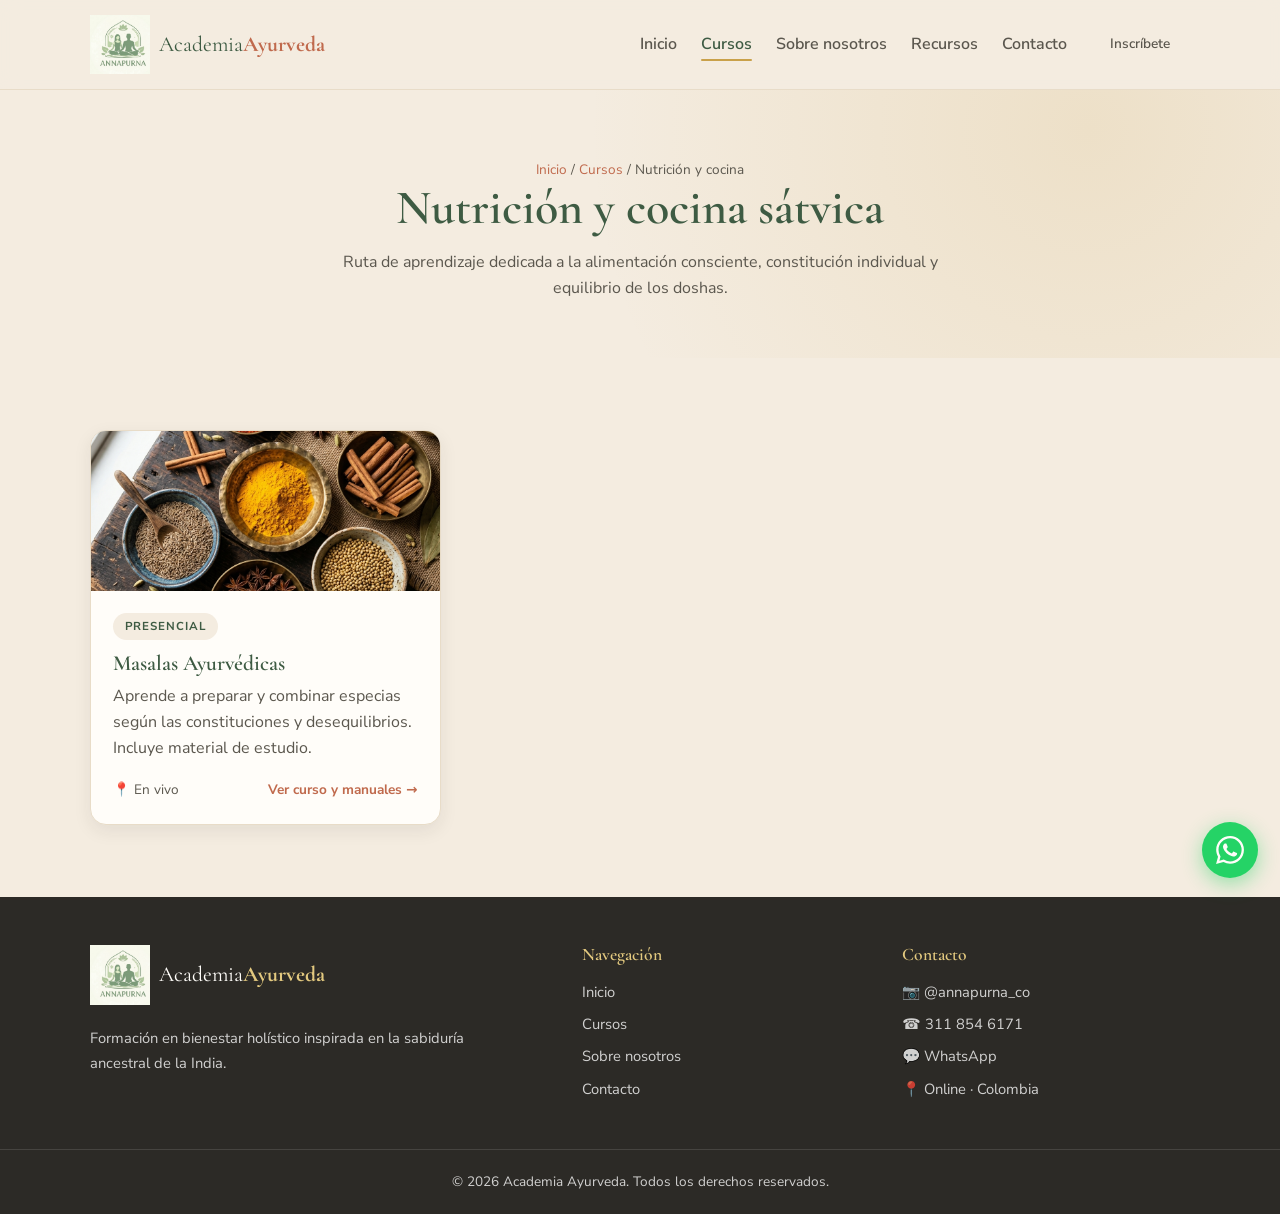
<file: pages/nutricion.html>
<!DOCTYPE html>
<html lang="es">
<head>
  <meta charset="UTF-8" />
  <meta name="viewport" content="width=device-width, initial-scale=1.0" />
  <meta name="description" content="Catálogo de cursos de Academia Ayurveda: fundamentos, nutrición, masaje terapéutico y formación profesional certificada." />
  <meta name="theme-color" content="#3e5b43" />
  <title>Cursos · Academia Ayurveda</title>
  <link rel="preconnect" href="https://fonts.googleapis.com" />
  <link rel="preconnect" href="https://fonts.gstatic.com" crossorigin />
  <link href="https://fonts.googleapis.com/css2?family=Cormorant+Garamond:wght@500;600;700&family=Nunito+Sans:wght@300;400;600;700&display=swap" rel="stylesheet" />
  <link rel="stylesheet" href="../css/styles.css" />
  <link rel="icon" href="../images/favicon.svg" type="image/svg+xml" />
</head>
<body>
  <header class="site-header">
    <nav class="nav container" aria-label="Navegación principal">
      <a href="../index.html" class="brand" aria-label="Inicio Academia Ayurveda">
        <img class="brand__mark" src="../images/logo-annapurna.png" alt="" width="60" height="60" aria-hidden="true" />
        <span class="brand__text">Academia<strong>Ayurveda</strong></span>
      </a>
      <button class="nav__toggle" id="navToggle" aria-expanded="false" aria-controls="navMenu" aria-label="Abrir menú">
        <span></span><span></span><span></span>
      </button>
      <ul class="nav__menu" id="navMenu">
        <li><a href="../index.html">Inicio</a></li>
        <li><a href="cursos.html" class="is-active">Cursos</a></li>
        <li><a href="sobre.html">Sobre nosotros</a></li>
        <li><a href="recursos.html">Recursos</a></li>
        <li><a href="contacto.html">Contacto</a></li>
        <li><a href="contacto.html" class="btn btn--small">Inscríbete</a></li>
      </ul>
    </nav>
  </header>

  <main>
    <section class="page-hero">
      <div class="container">
        <p class="breadcrumb"><a href="../index.html">Inicio</a> / <a href="cursos.html">Cursos</a> / Nutrición y cocina</p>
        <h1>Nutrición y cocina sátvica</h1>
        <p>Ruta de aprendizaje dedicada a la alimentación consciente, constitución individual y equilibrio de los doshas.</p>
      </div>
    </section>

    <section class="section">
      <div class="container">
        <div class="grid grid--3">
          <article class="course">
            <div class="course__media course__media--masalas"></div>
            <div class="course__body">
              <span class="tag">Presencial</span>
              <h3>Masalas Ayurvédicas</h3>
              <p>Aprende a preparar y combinar especias según las constituciones y desequilibrios. Incluye material de estudio.</p>
              <div class="course__meta"><span>📍 En vivo</span><a href="curso-masalas.html" class="link">Ver curso y manuales →</a></div>
            </div>
          </article>
        </div>
      </div>
    </section>
  </main>

  <footer class="site-footer">
    <div class="container footer__grid">
      <div>
        <a href="../index.html" class="brand brand--light">
          <img class="brand__mark" src="../images/logo-annapurna.png" alt="" width="60" height="60" aria-hidden="true" />
          <span class="brand__text">Academia<strong>Ayurveda</strong></span>
        </a>
        <p class="footer__about">Formación en bienestar holístico inspirada en la sabiduría ancestral de la India.</p>
      </div>
      <nav aria-label="Enlaces del pie">
        <h4>Navegación</h4>
        <ul>
          <li><a href="../index.html">Inicio</a></li>
          <li><a href="cursos.html">Cursos</a></li>
          <li><a href="sobre.html">Sobre nosotros</a></li>
          <li><a href="contacto.html">Contacto</a></li>
        </ul>
      </nav>
      <div>
        <h4>Contacto</h4>
        <ul class="footer__contact">
          <li><a href="https://www.instagram.com/annapurna_co?utm_source=ig_web_button_share_sheet&amp;igsh=ZDNlZDc0MzIxNw==" target="_blank" rel="noopener">📷 @annapurna_co</a></li>
          <li><a href="tel:+573118546171">☎ 311 854 6171</a></li>
          <li><a href="https://wa.me/573118546171?text=Hola%2C%20me%20interesa%20conocer%20m%C3%A1s%20sobre%20Academia%20Ayurveda" target="_blank" rel="noopener">💬 WhatsApp</a></li>
          <li>📍 Online · Colombia</li>
        </ul>
      </div>
    </div>
    <div class="footer__bottom">
      <p>© <span id="year"></span> Academia Ayurveda. Todos los derechos reservados.</p>
    </div>
  </footer>

  <script src="../js/main.js"></script>
</body>
</html>
</file>
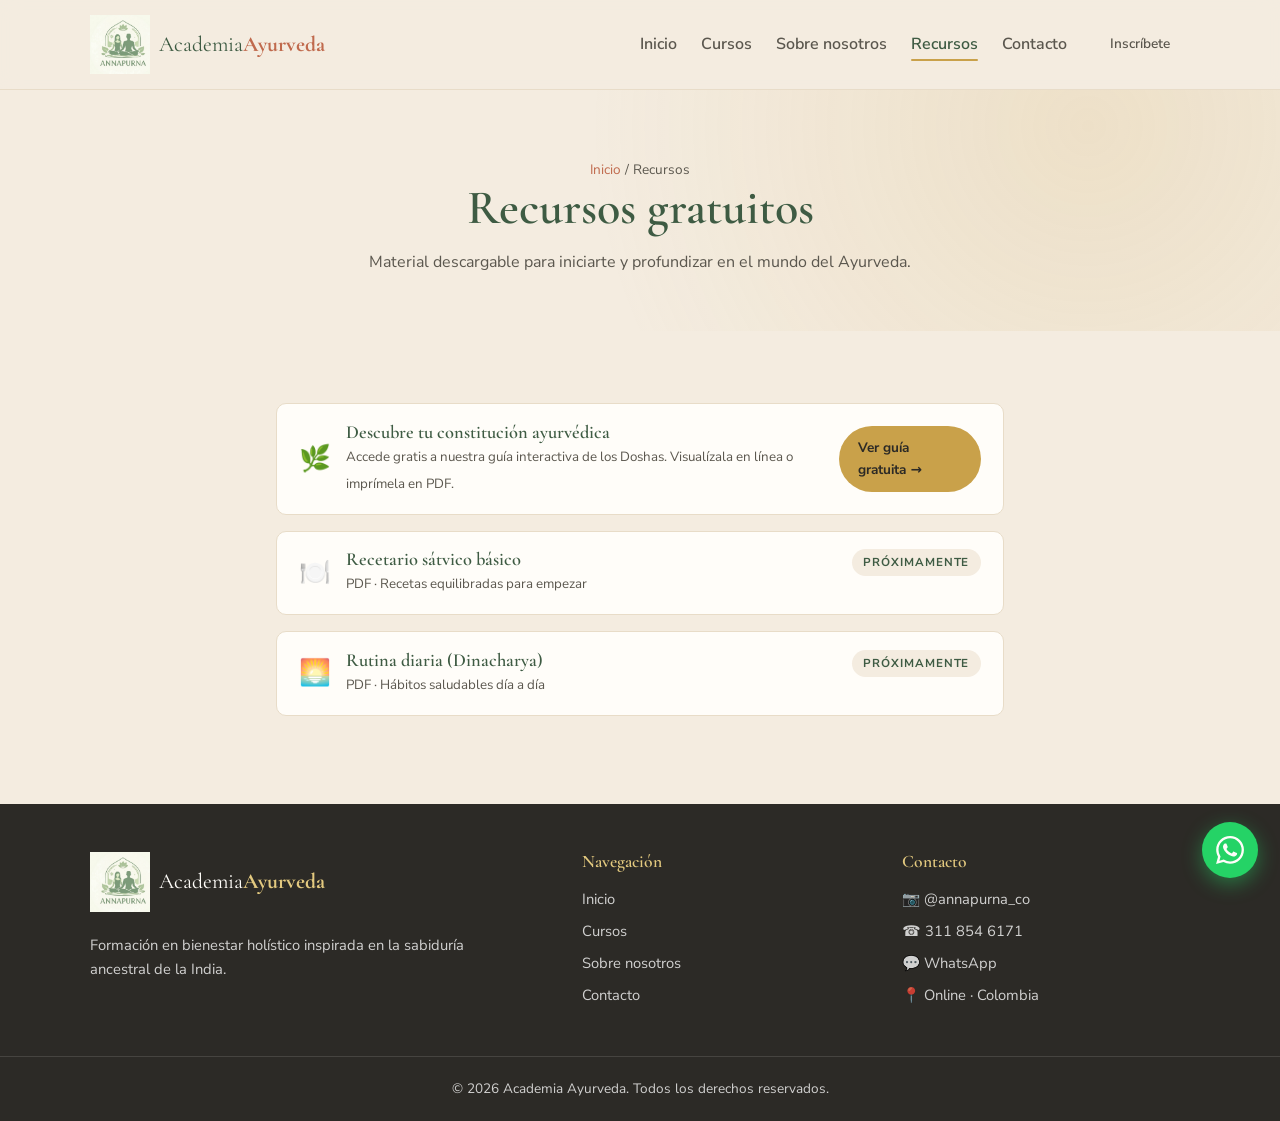
<file: pages/recursos.html>
<!DOCTYPE html>
<html lang="es">
<head>
  <meta charset="UTF-8" />
  <meta name="viewport" content="width=device-width, initial-scale=1.0" />
  <meta name="description" content="Recursos gratuitos de Academia Ayurveda: guías en PDF, material descargable y lecturas recomendadas." />
  <meta name="theme-color" content="#3e5b43" />
  <title>Recursos · Academia Ayurveda</title>
  <link rel="preconnect" href="https://fonts.googleapis.com" />
  <link rel="preconnect" href="https://fonts.gstatic.com" crossorigin />
  <link href="https://fonts.googleapis.com/css2?family=Cormorant+Garamond:wght@500;600;700&family=Nunito+Sans:wght@300;400;600;700&display=swap" rel="stylesheet" />
  <link rel="stylesheet" href="../css/styles.css" />
  <link rel="icon" href="../images/favicon.svg" type="image/svg+xml" />
</head>
<body>
  <header class="site-header">
    <nav class="nav container" aria-label="Navegación principal">
      <a href="../index.html" class="brand" aria-label="Inicio Academia Ayurveda">
        <img class="brand__mark" src="../images/logo-annapurna.png" alt="" width="60" height="60" aria-hidden="true" />
        <span class="brand__text">Academia<strong>Ayurveda</strong></span>
      </a>
      <button class="nav__toggle" id="navToggle" aria-expanded="false" aria-controls="navMenu" aria-label="Abrir menú">
        <span></span><span></span><span></span>
      </button>
      <ul class="nav__menu" id="navMenu">
        <li><a href="../index.html">Inicio</a></li>
        <li><a href="cursos.html">Cursos</a></li>
        <li><a href="sobre.html">Sobre nosotros</a></li>
        <li><a href="recursos.html" class="is-active">Recursos</a></li>
        <li><a href="contacto.html">Contacto</a></li>
        <li><a href="contacto.html" class="btn btn--small">Inscríbete</a></li>
      </ul>
    </nav>
  </header>

  <main>
    <section class="page-hero">
      <div class="container">
        <p class="breadcrumb"><a href="../index.html">Inicio</a> / Recursos</p>
        <h1>Recursos gratuitos</h1>
        <p>Material descargable para iniciarte y profundizar en el mundo del Ayurveda.</p>
      </div>
    </section>

    <section class="section">
      <div class="container prose">
        <div class="resource">
          <div class="resource__info">
            <span class="resource__icon">🌿</span>
            <div>
              <h3>Descubre tu constitución ayurvédica</h3>
              <small>Accede gratis a nuestra guía interactiva de los Doshas. Visualízala en línea o imprímela en PDF.</small>
            </div>
          </div>
          <a href="guia-doshas.html" class="btn btn--small btn--gold" target="_blank" rel="noopener">Ver guía gratuita →</a>
        </div>

        <div class="resource">
          <div class="resource__info">
            <span class="resource__icon">🍽️</span>
            <div>
              <h3>Recetario sátvico básico</h3>
              <small>PDF · Recetas equilibradas para empezar</small>
            </div>
          </div>
          <span class="tag" aria-disabled="true">Próximamente</span>
        </div>

        <div class="resource">
          <div class="resource__info">
            <span class="resource__icon">🌅</span>
            <div>
              <h3>Rutina diaria (Dinacharya)</h3>
              <small>PDF · Hábitos saludables día a día</small>
            </div>
          </div>
          <span class="tag" aria-disabled="true">Próximamente</span>
        </div>
      </div>
    </section>
  </main>

  <footer class="site-footer">
    <div class="container footer__grid">
      <div>
        <a href="../index.html" class="brand brand--light">
          <img class="brand__mark" src="../images/logo-annapurna.png" alt="" width="60" height="60" aria-hidden="true" />
          <span class="brand__text">Academia<strong>Ayurveda</strong></span>
        </a>
        <p class="footer__about">Formación en bienestar holístico inspirada en la sabiduría ancestral de la India.</p>
      </div>
      <nav aria-label="Enlaces del pie">
        <h4>Navegación</h4>
        <ul>
          <li><a href="../index.html">Inicio</a></li>
          <li><a href="cursos.html">Cursos</a></li>
          <li><a href="sobre.html">Sobre nosotros</a></li>
          <li><a href="contacto.html">Contacto</a></li>
        </ul>
      </nav>
      <div>
        <h4>Contacto</h4>
        <ul class="footer__contact">
          <li><a href="https://www.instagram.com/annapurna_co?utm_source=ig_web_button_share_sheet&amp;igsh=ZDNlZDc0MzIxNw==" target="_blank" rel="noopener">📷 @annapurna_co</a></li>
          <li><a href="tel:+573118546171">☎ 311 854 6171</a></li>
          <li><a href="https://wa.me/573118546171?text=Hola%2C%20me%20interesa%20conocer%20m%C3%A1s%20sobre%20Academia%20Ayurveda" target="_blank" rel="noopener">💬 WhatsApp</a></li>
          <li>📍 Online · Colombia</li>
        </ul>
      </div>
    </div>
    <div class="footer__bottom">
      <p>© <span id="year"></span> Academia Ayurveda. Todos los derechos reservados.</p>
    </div>
  </footer>

  <script src="../js/main.js"></script>
</body>
</html>
</file>
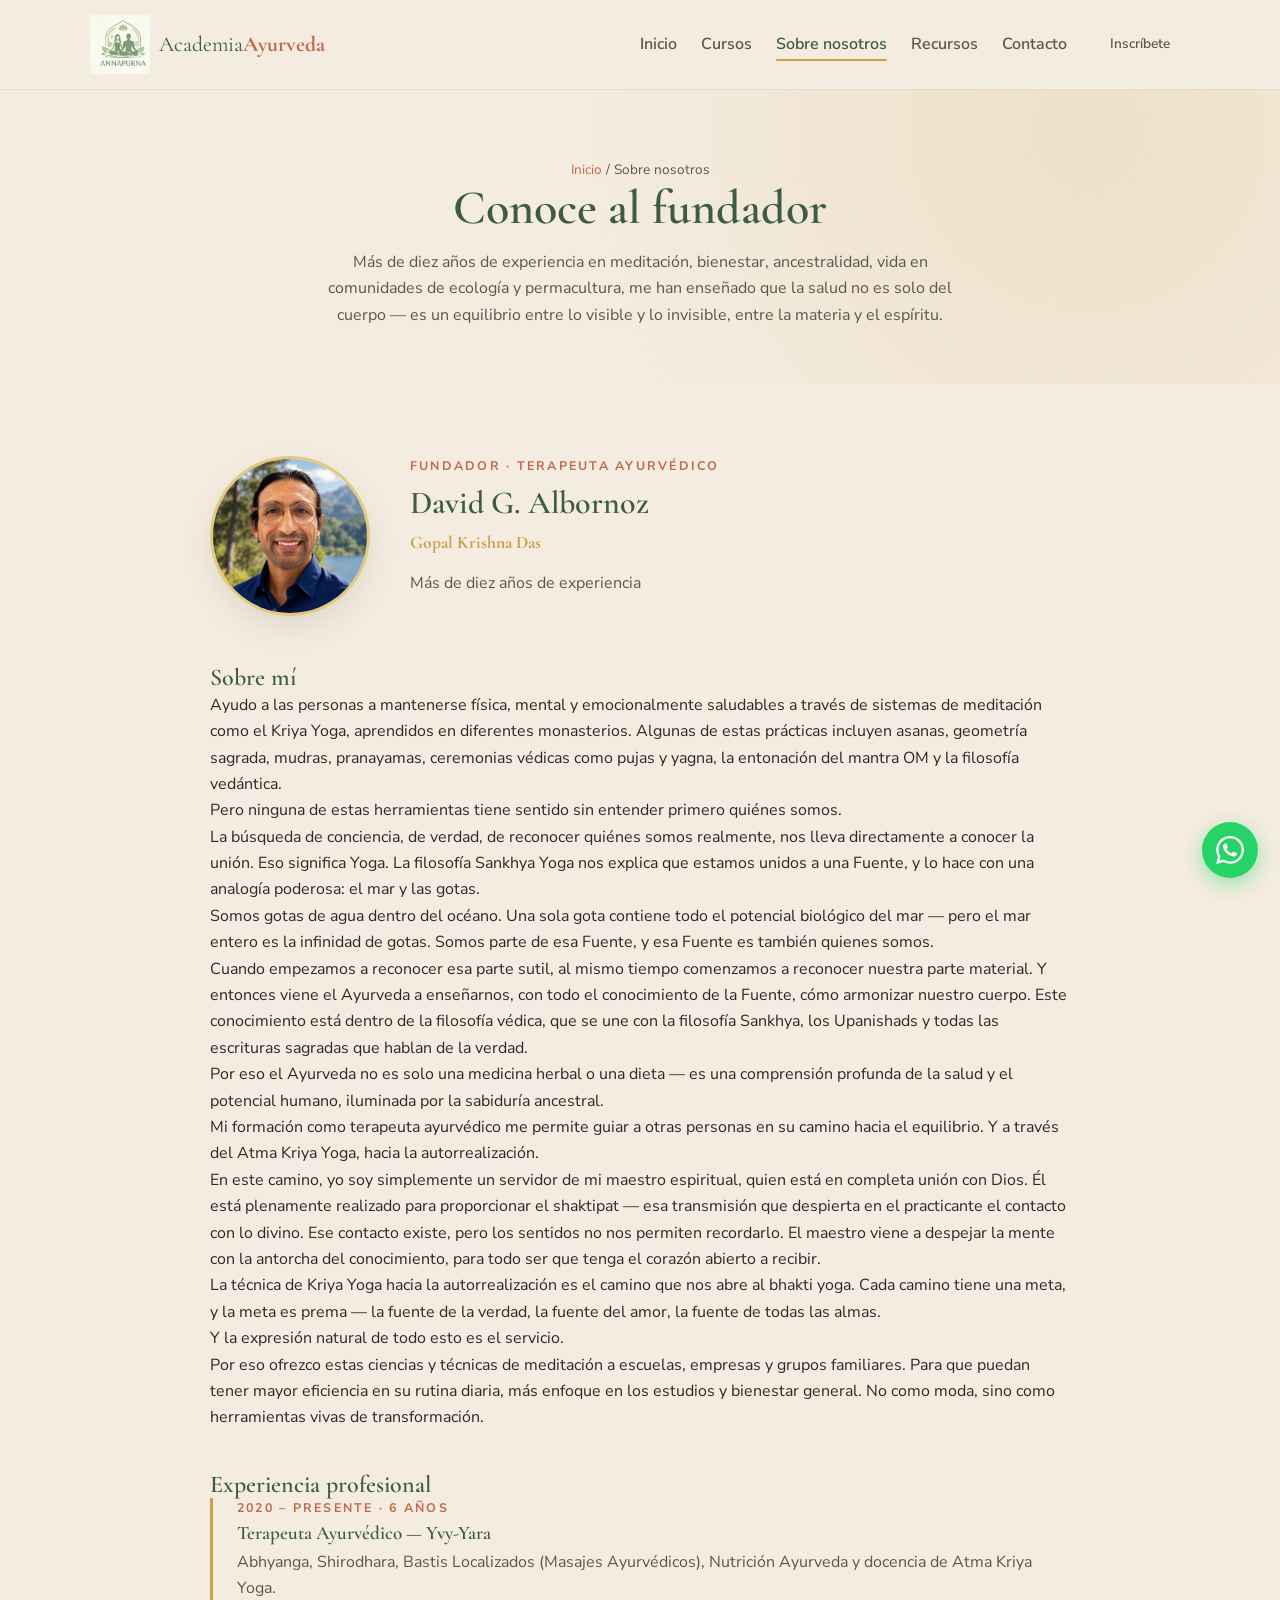
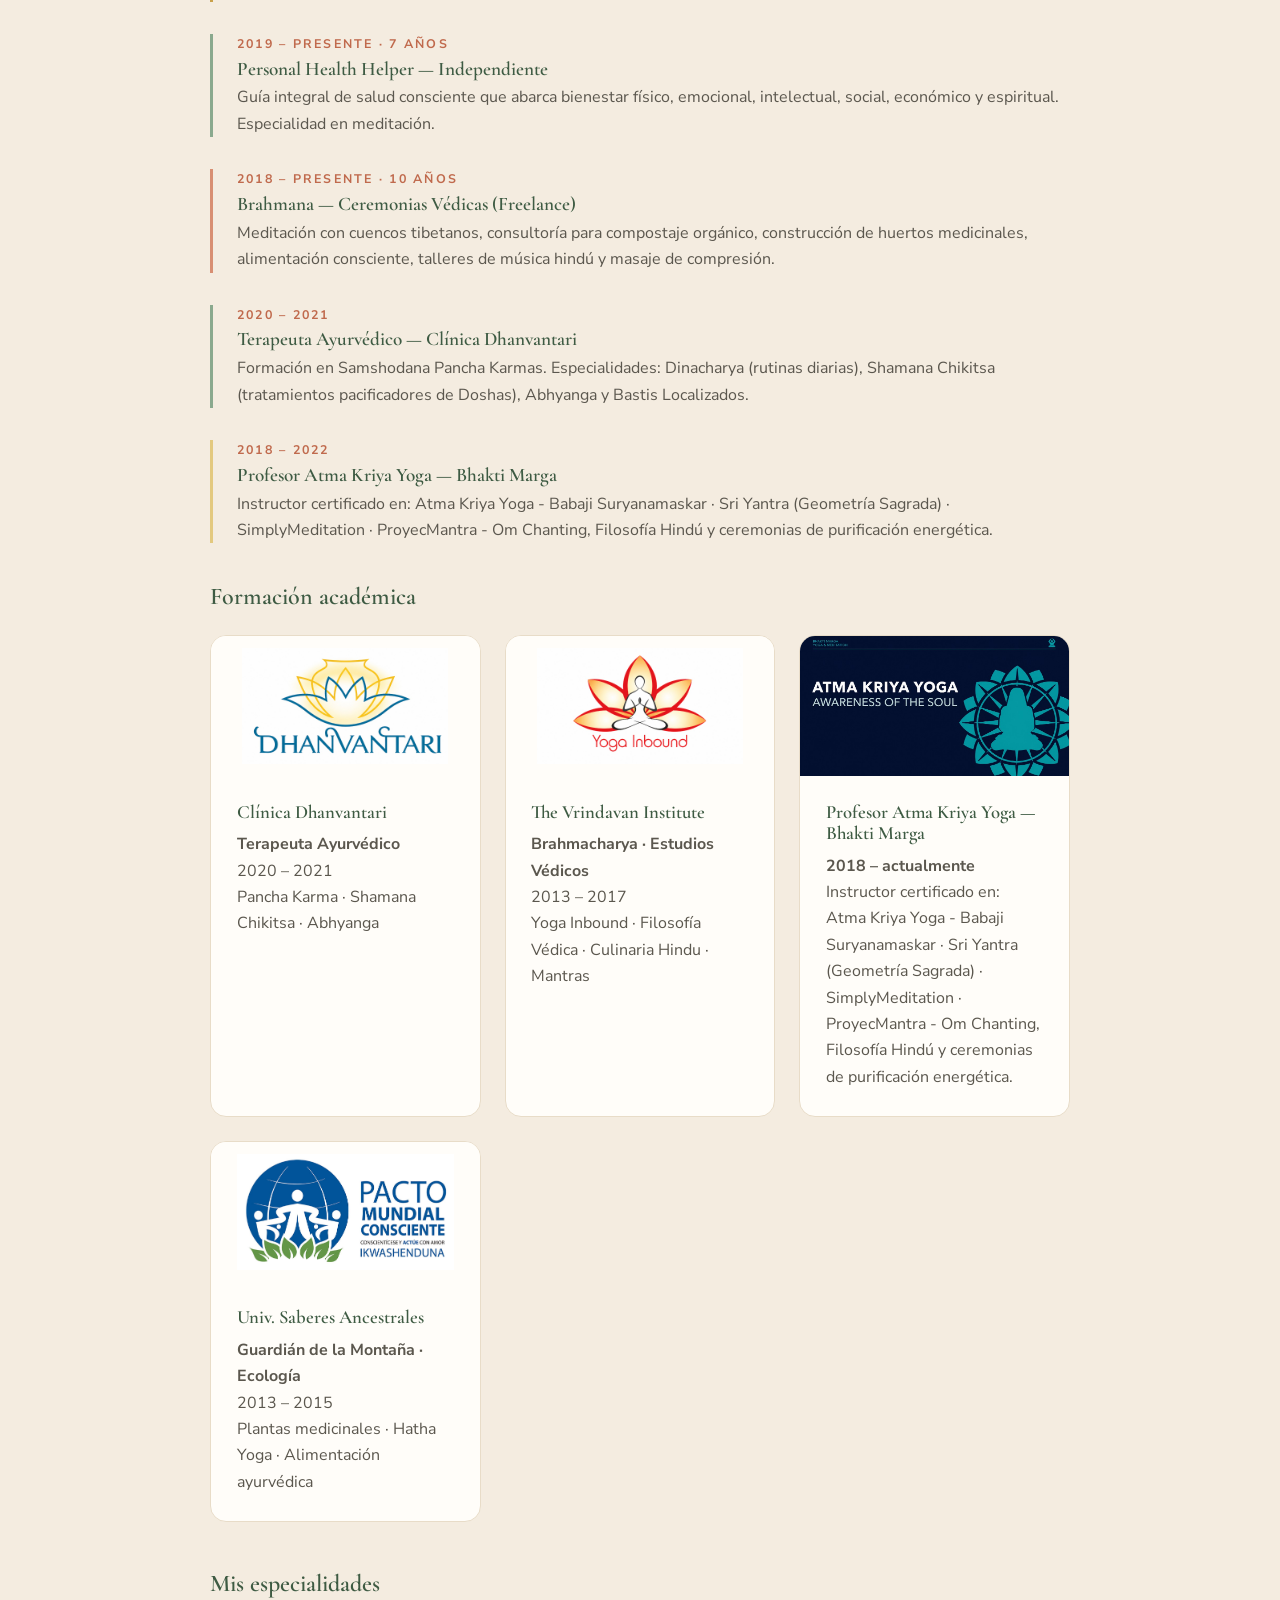
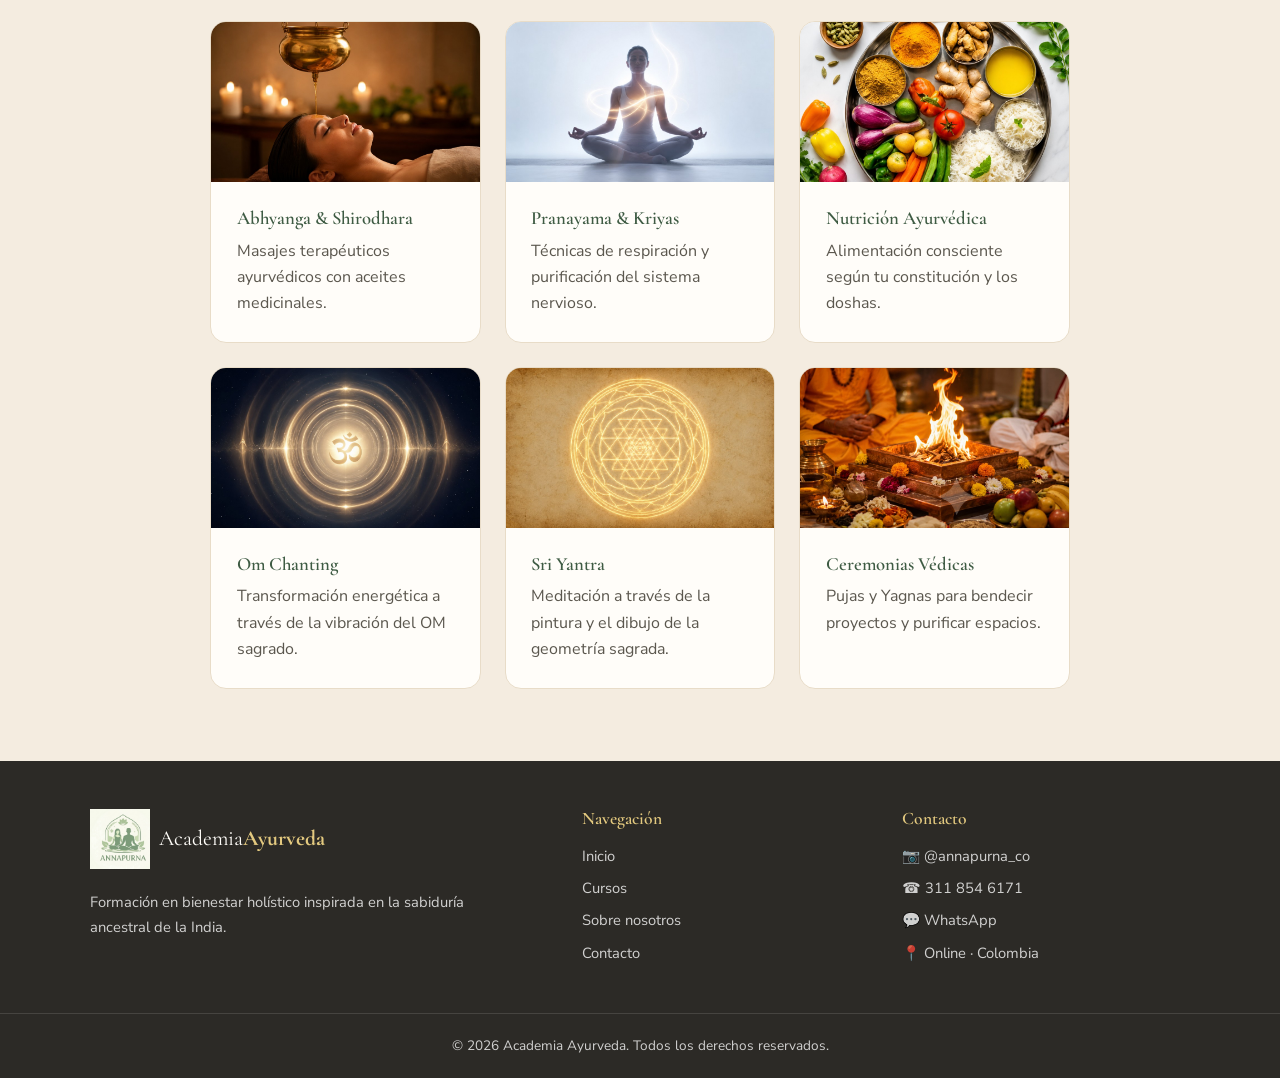
<file: pages/sobre.html>
<!DOCTYPE html>
<html lang="es">
<head>
  <meta charset="UTF-8" />
  <meta name="viewport" content="width=device-width, initial-scale=1.0" />
  <meta name="description" content="Conoce la misión, los valores y al equipo de Academia Ayurveda, formación profesional en bienestar holístico." />
  <meta name="theme-color" content="#3e5b43" />
  <title>Sobre nosotros · Academia Ayurveda</title>
  <link rel="preconnect" href="https://fonts.googleapis.com" />
  <link rel="preconnect" href="https://fonts.gstatic.com" crossorigin />
  <link href="https://fonts.googleapis.com/css2?family=Cormorant+Garamond:wght@500;600;700&family=Nunito+Sans:wght@300;400;600;700&display=swap" rel="stylesheet" />
  <link rel="stylesheet" href="../css/styles.css" />
  <link rel="icon" href="../images/favicon.svg" type="image/svg+xml" />
</head>
<body>
  <header class="site-header">
    <nav class="nav container" aria-label="Navegación principal">
      <a href="../index.html" class="brand" aria-label="Inicio Academia Ayurveda">
        <img class="brand__mark" src="../images/logo-annapurna.png" alt="" width="60" height="60" aria-hidden="true" />
        <span class="brand__text">Academia<strong>Ayurveda</strong></span>
      </a>
      <button class="nav__toggle" id="navToggle" aria-expanded="false" aria-controls="navMenu" aria-label="Abrir menú">
        <span></span><span></span><span></span>
      </button>
      <ul class="nav__menu" id="navMenu">
        <li><a href="../index.html">Inicio</a></li>
        <li><a href="cursos.html">Cursos</a></li>
        <li><a href="sobre.html" class="is-active">Sobre nosotros</a></li>
        <li><a href="recursos.html">Recursos</a></li>
        <li><a href="contacto.html">Contacto</a></li>
        <li><a href="contacto.html" class="btn btn--small">Inscríbete</a></li>
      </ul>
    </nav>
  </header>

  <main>
    <section class="page-hero">
      <div class="container">
        <p class="breadcrumb"><a href="../index.html">Inicio</a> / Sobre nosotros</p>
        <h1>Conoce al fundador</h1>
        <p>Más de diez años de experiencia en meditación, bienestar, ancestralidad, vida en comunidades de ecología y permacultura, me han enseñado que la salud no es solo del cuerpo — es un equilibrio entre lo visible y lo invisible, entre la materia y el espíritu.</p>
      </div>
    </section>

    <!-- Perfil del fundador -->
    <section class="section">
      <div class="container" style="max-width: 900px; margin: 0 auto;">

        <!-- Tarjeta de presentación -->
        <div style="display: flex; gap: 2.5rem; align-items: flex-start; flex-wrap: wrap; margin-bottom: 3rem;">
          <div style="flex-shrink: 0; width: 160px; height: 160px; border-radius: 50%; overflow: hidden; border: 3px solid var(--gold-soft); box-shadow: var(--shadow);">
            <img src="../images/david-albornoz.png" alt="David G. Albornoz, fundador de Academia Ayurveda" width="160" height="160" style="width: 100%; height: 100%; object-fit: cover; object-position: center 20%;" />
          </div>
          <div style="flex: 1; min-width: 260px;">
            <p class="eyebrow">Fundador · Terapeuta Ayurvédico</p>
            <h2 style="font-size: 2rem; margin-bottom: 0.4rem;">David G. Albornoz</h2>
            <p style="color: var(--gold); font-weight: 700; margin-bottom: 0.8rem; font-family: var(--font-serif); font-size: 1.1rem;">Gopal Krishna Das</p>
            <p style="color: var(--ink-soft);">Más de diez años de experiencia</p>
          </div>
        </div>

        <!-- Bio -->
        <h2>Sobre mí</h2>
        <p>Ayudo a las personas a mantenerse física, mental y emocionalmente saludables a través de sistemas de meditación como el Kriya Yoga, aprendidos en diferentes monasterios. Algunas de estas prácticas incluyen asanas, geometría sagrada, mudras, pranayamas, ceremonias védicas como pujas y yagna, la entonación del mantra OM y la filosofía vedántica.</p>
        <p>Pero ninguna de estas herramientas tiene sentido sin entender primero quiénes somos.</p>
        <p>La búsqueda de conciencia, de verdad, de reconocer quiénes somos realmente, nos lleva directamente a conocer la unión. Eso significa Yoga. La filosofía Sankhya Yoga nos explica que estamos unidos a una Fuente, y lo hace con una analogía poderosa: el mar y las gotas.</p>
        <p>Somos gotas de agua dentro del océano. Una sola gota contiene todo el potencial biológico del mar — pero el mar entero es la infinidad de gotas. Somos parte de esa Fuente, y esa Fuente es también quienes somos.</p>
        <p>Cuando empezamos a reconocer esa parte sutil, al mismo tiempo comenzamos a reconocer nuestra parte material. Y entonces viene el Ayurveda a enseñarnos, con todo el conocimiento de la Fuente, cómo armonizar nuestro cuerpo. Este conocimiento está dentro de la filosofía védica, que se une con la filosofía Sankhya, los Upanishads y todas las escrituras sagradas que hablan de la verdad.</p>
        <p>Por eso el Ayurveda no es solo una medicina herbal o una dieta — es una comprensión profunda de la salud y el potencial humano, iluminada por la sabiduría ancestral.</p>
        <p>Mi formación como terapeuta ayurvédico me permite guiar a otras personas en su camino hacia el equilibrio. Y a través del Atma Kriya Yoga, hacia la autorrealización.</p>
        <p>En este camino, yo soy simplemente un servidor de mi maestro espiritual, quien está en completa unión con Dios. Él está plenamente realizado para proporcionar el shaktipat — esa transmisión que despierta en el practicante el contacto con lo divino. Ese contacto existe, pero los sentidos no nos permiten recordarlo. El maestro viene a despejar la mente con la antorcha del conocimiento, para todo ser que tenga el corazón abierto a recibir.</p>
        <p>La técnica de Kriya Yoga hacia la autorrealización es el camino que nos abre al bhakti yoga. Cada camino tiene una meta, y la meta es prema — la fuente de la verdad, la fuente del amor, la fuente de todas las almas.</p>
        <p>Y la expresión natural de todo esto es el servicio.</p>
        <p>Por eso ofrezco estas ciencias y técnicas de meditación a escuelas, empresas y grupos familiares. Para que puedan tener mayor eficiencia en su rutina diaria, más enfoque en los estudios y bienestar general. No como moda, sino como herramientas vivas de transformación.</p>

        <!-- Experiencia -->
        <h2 style="margin-top: 2.5rem;">Experiencia profesional</h2>

        <div style="border-left: 3px solid var(--gold); padding-left: 1.5rem; margin-bottom: 2rem;">
          <p class="eyebrow" style="margin-bottom: 0.2rem;">2020 – Presente · 6 años</p>
          <h3 style="font-size: 1.2rem; margin-bottom: 0.3rem;">Terapeuta Ayurvédico — Yvy-Yara</h3>
          <p style="color: var(--ink-soft);">Abhyanga, Shirodhara, Bastis Localizados (Masajes Ayurvédicos), Nutrición Ayurveda y docencia de Atma Kriya Yoga.</p>
        </div>

        <div style="border-left: 3px solid var(--green-soft); padding-left: 1.5rem; margin-bottom: 2rem;">
          <p class="eyebrow" style="margin-bottom: 0.2rem;">2019 – Presente · 7 años</p>
          <h3 style="font-size: 1.2rem; margin-bottom: 0.3rem;">Personal Health Helper — Independiente</h3>
          <p style="color: var(--ink-soft);">Guía integral de salud consciente que abarca bienestar físico, emocional, intelectual, social, económico y espiritual. Especialidad en meditación.</p>
        </div>

        <div style="border-left: 3px solid var(--terracotta-soft); padding-left: 1.5rem; margin-bottom: 2rem;">
          <p class="eyebrow" style="margin-bottom: 0.2rem;">2018 – Presente · 10 años</p>
          <h3 style="font-size: 1.2rem; margin-bottom: 0.3rem;">Brahmana — Ceremonias Védicas (Freelance)</h3>
          <p style="color: var(--ink-soft);">Meditación con cuencos tibetanos, consultoría para compostaje orgánico, construcción de huertos medicinales, alimentación consciente, talleres de música hindú y masaje de compresión.</p>
        </div>

        <div style="border-left: 3px solid var(--green-soft); padding-left: 1.5rem; margin-bottom: 2rem;">
          <p class="eyebrow" style="margin-bottom: 0.2rem;">2020 – 2021</p>
          <h3 style="font-size: 1.2rem; margin-bottom: 0.3rem;">Terapeuta Ayurvédico — Clínica Dhanvantari</h3>
          <p style="color: var(--ink-soft);">Formación en Samshodana Pancha Karmas. Especialidades: Dinacharya (rutinas diarias), Shamana Chikitsa (tratamientos pacificadores de Doshas), Abhyanga y Bastis Localizados.</p>
        </div>

        <div style="border-left: 3px solid var(--gold-soft); padding-left: 1.5rem; margin-bottom: 2rem;">
          <p class="eyebrow" style="margin-bottom: 0.2rem;">2018 – 2022</p>
          <h3 style="font-size: 1.2rem; margin-bottom: 0.3rem;">Profesor Atma Kriya Yoga — Bhakti Marga</h3>
          <p style="color: var(--ink-soft);">Instructor certificado en: Atma Kriya Yoga - Babaji Suryanamaskar · Sri Yantra (Geometría Sagrada) · SimplyMeditation · ProyecMantra - Om Chanting, Filosofía Hindú y ceremonias de purificación energética.</p>
        </div>

        <!-- Formación -->
        <h2 style="margin-top: 2.5rem;">Formación académica</h2>

        <div class="grid grid--3" style="margin-top: 1.5rem;">
          <article class="card" style="padding: 0; overflow: hidden; text-align: left;">
            <div style="height: 140px; overflow: hidden; background: var(--white); display: flex; align-items: center; justify-content: center; padding: 0.75rem;">
              <img src="../images/clinica-dhanvantari.png" alt="Clínica Dhanvantari — logo" style="max-width: 100%; max-height: 100%; object-fit: contain;" />
            </div>
            <div style="padding: 1.6rem;">
              <h3>Clínica Dhanvantari</h3>
              <p><strong>Terapeuta Ayurvédico</strong><br>2020 – 2021<br>Pancha Karma · Shamana Chikitsa · Abhyanga</p>
            </div>
          </article>
          <article class="card" style="padding: 0; overflow: hidden; text-align: left;">
            <div style="height: 140px; overflow: hidden; background: var(--white); display: flex; align-items: center; justify-content: center; padding: 0.75rem;">
              <img src="../images/vrindavan-institute.png" alt="The Vrindavan Institute — Yoga Inbound" style="max-width: 100%; max-height: 100%; object-fit: contain;" />
            </div>
            <div style="padding: 1.6rem;">
              <h3>The Vrindavan Institute</h3>
              <p><strong>Brahmacharya · Estudios Védicos</strong><br>2013 – 2017<br>Yoga Inbound · Filosofía Védica · Culinaria Hindu · Mantras</p>
            </div>
          </article>
          <article class="card" style="padding: 0; overflow: hidden; text-align: left;">
            <div style="height: 140px; overflow: hidden; background: #0d1b2a;">
              <img src="../images/bhakti-marga-atma-kriya.png" alt="Bhakti Marga — Atma Kriya Yoga" style="width: 100%; height: 100%; object-fit: cover; object-position: center;" />
            </div>
            <div style="padding: 1.6rem;">
              <h3>Profesor Atma Kriya Yoga — Bhakti Marga</h3>
              <p><strong>2018 – actualmente</strong><br>Instructor certificado en: Atma Kriya Yoga - Babaji Suryanamaskar · Sri Yantra (Geometría Sagrada) · SimplyMeditation · ProyecMantra - Om Chanting, Filosofía Hindú y ceremonias de purificación energética.</p>
            </div>
          </article>
          <article class="card" style="padding: 0; overflow: hidden; text-align: left;">
            <div style="height: 140px; overflow: hidden; background: var(--white); display: flex; align-items: center; justify-content: center; padding: 0.75rem;">
              <img src="../images/saberes-ancestrales.png" alt="Univ. Saberes Ancestrales — Pacto Mundial Consciente" style="max-width: 100%; max-height: 100%; object-fit: contain;" />
            </div>
            <div style="padding: 1.6rem;">
              <h3>Univ. Saberes Ancestrales</h3>
              <p><strong>Guardián de la Montaña · Ecología</strong><br>2013 – 2015<br>Plantas medicinales · Hatha Yoga · Alimentación ayurvédica</p>
            </div>
          </article>
        </div>

        <!-- Especialidades -->
        <h2 style="margin-top: 3rem;">Mis especialidades</h2>
        <div class="grid grid--3" style="margin-top: 1.5rem;">
          <article class="card" style="padding: 0; overflow: hidden; text-align: left;">
            <div style="height: 160px; overflow: hidden;">
              <img src="../images/shirodhara.png" alt="Tratamiento Shirodhara ayurvédico con aceites medicinales" style="width: 100%; height: 100%; object-fit: cover; object-position: center;" />
            </div>
            <div style="padding: 1.6rem;">
              <h3>Abhyanga & Shirodhara</h3>
              <p>Masajes terapéuticos ayurvédicos con aceites medicinales.</p>
            </div>
          </article>
          <article class="card" style="padding: 0; overflow: hidden; text-align: left;">
            <div style="height: 160px; overflow: hidden;">
              <img src="../images/pranayama-kriyas.png" alt="Pranayama y Kriyas: meditación y respiración consciente" style="width: 100%; height: 100%; object-fit: cover; object-position: center;" />
            </div>
            <div style="padding: 1.6rem;">
              <h3>Pranayama & Kriyas</h3>
              <p>Técnicas de respiración y purificación del sistema nervioso.</p>
            </div>
          </article>
          <article class="card" style="padding: 0; overflow: hidden; text-align: left;">
            <div style="height: 160px; overflow: hidden;">
              <img src="../images/nutricion-ayurvedica.png" alt="Plato ayurvédico con especias, arroz y vegetales frescos" style="width: 100%; height: 100%; object-fit: cover; object-position: center;" />
            </div>
            <div style="padding: 1.6rem;">
              <h3>Nutrición Ayurvédica</h3>
              <p>Alimentación consciente según tu constitución y los doshas.</p>
            </div>
          </article>
          <article class="card" style="padding: 0; overflow: hidden; text-align: left;">
            <div style="height: 160px; overflow: hidden;">
              <img src="../images/om-chanting.png" alt="Símbolo OM sagrado con ondas de vibración energética" style="width: 100%; height: 100%; object-fit: cover; object-position: center;" />
            </div>
            <div style="padding: 1.6rem;">
              <h3>Om Chanting</h3>
              <p>Transformación energética a través de la vibración del OM sagrado.</p>
            </div>
          </article>
          <article class="card" style="padding: 0; overflow: hidden; text-align: left;">
            <div style="height: 160px; overflow: hidden;">
              <img src="../images/sri-yantra.png" alt="Sri Yantra: geometría sagrada para meditación" style="width: 100%; height: 100%; object-fit: cover; object-position: center;" />
            </div>
            <div style="padding: 1.6rem;">
              <h3>Sri Yantra</h3>
              <p>Meditación a través de la pintura y el dibujo de la geometría sagrada.</p>
            </div>
          </article>
          <article class="card" style="padding: 0; overflow: hidden; text-align: left;">
            <div style="height: 160px; overflow: hidden;">
              <img src="../images/ceremonias-vedicas.png" alt="Ceremonia védica con fuego sagrado, flores y ofrendas" style="width: 100%; height: 100%; object-fit: cover; object-position: center;" />
            </div>
            <div style="padding: 1.6rem;">
              <h3>Ceremonias Védicas</h3>
              <p>Pujas y Yagnas para bendecir proyectos y purificar espacios.</p>
            </div>
          </article>
        </div>

      </div>
    </section>
  </main>

  <footer class="site-footer">
    <div class="container footer__grid">
      <div>
        <a href="../index.html" class="brand brand--light">
          <img class="brand__mark" src="../images/logo-annapurna.png" alt="" width="60" height="60" aria-hidden="true" />
          <span class="brand__text">Academia<strong>Ayurveda</strong></span>
        </a>
        <p class="footer__about">Formación en bienestar holístico inspirada en la sabiduría ancestral de la India.</p>
      </div>
      <nav aria-label="Enlaces del pie">
        <h4>Navegación</h4>
        <ul>
          <li><a href="../index.html">Inicio</a></li>
          <li><a href="cursos.html">Cursos</a></li>
          <li><a href="sobre.html">Sobre nosotros</a></li>
          <li><a href="contacto.html">Contacto</a></li>
        </ul>
      </nav>
      <div>
        <h4>Contacto</h4>
        <ul class="footer__contact">
          <li><a href="https://www.instagram.com/annapurna_co?utm_source=ig_web_button_share_sheet&amp;igsh=ZDNlZDc0MzIxNw==" target="_blank" rel="noopener">📷 @annapurna_co</a></li>
          <li><a href="tel:+573118546171">☎ 311 854 6171</a></li>
          <li><a href="https://wa.me/573118546171?text=Hola%2C%20me%20interesa%20conocer%20m%C3%A1s%20sobre%20Academia%20Ayurveda" target="_blank" rel="noopener">💬 WhatsApp</a></li>
          <li>📍 Online · Colombia</li>
        </ul>
      </div>
    </div>
    <div class="footer__bottom">
      <p>© <span id="year"></span> Academia Ayurveda. Todos los derechos reservados.</p>
    </div>
  </footer>

  <script src="../js/main.js"></script>
</body>
</html>
</file>
<file: css/styles.css>
/* ============================================================
   Academia Ayurveda — Hoja de estilos principal
   Paleta natural: verde · dorado · beige · terracota
   ============================================================ */

/* ---------- Variables de diseño ---------- */
:root {
  /* Paleta */
  --green-deep: #3e5b43;
  --green: #5a7a5f;
  --green-soft: #8aa98e;
  --gold: #c9a14a;
  --gold-soft: #e3c97f;
  --beige: #f4ece0;
  --beige-deep: #e8dcc8;
  --terracotta: #c06a4d;
  --terracotta-soft: #d88f73;
  --ink: #2c2a26;
  --ink-soft: #5b574e;
  --white: #fffdf9;

  /* Tipografía */
  --font-serif: "Cormorant Garamond", Georgia, serif;
  --font-sans: "Nunito Sans", system-ui, -apple-system, sans-serif;

  /* Medidas */
  --maxw: 1140px;
  --radius: 16px;
  --radius-sm: 10px;
  --shadow: 0 12px 30px rgba(62, 91, 67, 0.12);
  --shadow-soft: 0 6px 18px rgba(44, 42, 38, 0.08);
  --transition: 0.25s ease;
}

/* ---------- Reset básico ---------- */
*,
*::before,
*::after { box-sizing: border-box; }

* { margin: 0; }

html { scroll-behavior: smooth; }

body {
  font-family: var(--font-sans);
  color: var(--ink);
  background: var(--beige);
  line-height: 1.65;
  -webkit-font-smoothing: antialiased;
}

img { max-width: 100%; display: block; }

a { color: inherit; text-decoration: none; }

ul { list-style: none; padding: 0; }

h1, h2, h3, h4 {
  font-family: var(--font-serif);
  line-height: 1.15;
  color: var(--green-deep);
  font-weight: 600;
}

/* ---------- Utilidades ---------- */
.container {
  width: 100%;
  max-width: var(--maxw);
  margin-inline: auto;
  padding-inline: 1.25rem;
}

.center { text-align: center; }

.eyebrow {
  text-transform: uppercase;
  letter-spacing: 0.18em;
  font-size: 0.78rem;
  font-weight: 700;
  color: var(--terracotta);
  margin-bottom: 0.5rem;
}

/* ---------- Botones ---------- */
.btn {
  display: inline-flex;
  align-items: center;
  justify-content: center;
  gap: 0.5rem;
  font-family: var(--font-sans);
  font-weight: 700;
  font-size: 0.95rem;
  padding: 0.8rem 1.6rem;
  border-radius: 999px;
  border: 2px solid transparent;
  cursor: pointer;
  transition: transform var(--transition), box-shadow var(--transition), background var(--transition), color var(--transition);
}

.btn:hover { transform: translateY(-2px); }

.btn--primary {
  background: var(--green-deep);
  color: var(--white);
  box-shadow: var(--shadow-soft);
}
.btn--primary:hover { background: var(--green); }

.btn--ghost {
  background: transparent;
  color: var(--green-deep);
  border-color: var(--green-deep);
}
.btn--ghost:hover { background: var(--green-deep); color: var(--white); }

.btn--gold {
  background: var(--gold);
  color: var(--ink);
}
.btn--gold:hover { background: var(--gold-soft); }

.btn--whatsapp {
  background: #25D366;
  color: var(--white);
  border-color: #25D366;
}
.btn--whatsapp:hover {
  background: #1da851;
  color: var(--white);
}

.btn--small { padding: 0.55rem 1.1rem; font-size: 0.85rem; }

.link {
  color: var(--terracotta);
  font-weight: 700;
  transition: color var(--transition);
}
.link:hover { color: var(--green-deep); }

/* ---------- Header / Navegación ---------- */
.site-header {
  position: sticky;
  top: 0;
  z-index: 50;
  background: rgba(244, 236, 224, 0.92);
  backdrop-filter: blur(10px);
  border-bottom: 1px solid var(--beige-deep);
}

.nav {
  display: flex;
  align-items: center;
  justify-content: space-between;
  padding-block: 0.9rem;
}

.brand {
  display: inline-flex;
  align-items: center;
  gap: 0.55rem;
  font-family: var(--font-serif);
  font-size: 1.35rem;
  color: var(--green-deep);
}
.brand__mark {
  width: 60px;
  height: 60px;
  object-fit: contain;
  flex-shrink: 0;
  display: block;
}
.brand__text strong { color: var(--terracotta); font-weight: 700; }
.brand--light, .brand--light .brand__text strong { color: var(--white); }
.brand--light .brand__text strong { color: var(--gold-soft); }

.nav__menu {
  display: flex;
  align-items: center;
  gap: 1.5rem;
}
.nav__menu a {
  font-weight: 600;
  color: var(--ink-soft);
  position: relative;
  transition: color var(--transition);
}
.nav__menu a:hover,
.nav__menu a.is-active { color: var(--green-deep); }
.nav__menu a:not(.btn).is-active::after,
.nav__menu a:not(.btn):hover::after {
  content: "";
  position: absolute;
  left: 0; bottom: -6px;
  width: 100%; height: 2px;
  background: var(--gold);
  border-radius: 2px;
}

.nav__toggle {
  display: none;
  flex-direction: column;
  gap: 5px;
  background: none;
  border: 0;
  cursor: pointer;
  padding: 6px;
}
.nav__toggle span {
  width: 26px; height: 3px;
  background: var(--green-deep);
  border-radius: 3px;
  transition: transform var(--transition), opacity var(--transition);
}
.nav__toggle[aria-expanded="true"] span:nth-child(1) { transform: translateY(8px) rotate(45deg); }
.nav__toggle[aria-expanded="true"] span:nth-child(2) { opacity: 0; }
.nav__toggle[aria-expanded="true"] span:nth-child(3) { transform: translateY(-8px) rotate(-45deg); }

/* ---------- Hero ---------- */
.hero {
  background:
    radial-gradient(circle at 80% 20%, rgba(201, 161, 74, 0.18), transparent 45%),
    radial-gradient(circle at 10% 90%, rgba(192, 106, 77, 0.14), transparent 40%),
    var(--beige);
  overflow: hidden;
}
.hero__inner {
  display: grid;
  grid-template-columns: 1.1fr 0.9fr;
  align-items: center;
  gap: 2rem;
  padding-block: 4.5rem;
}
.hero h1 {
  font-size: clamp(2.4rem, 5vw, 3.8rem);
  margin-bottom: 1rem;
}
.hero h1 span { color: var(--terracotta); font-style: italic; }
.hero__lead {
  font-size: 1.1rem;
  color: var(--ink-soft);
  max-width: 34rem;
  margin-bottom: 1.8rem;
}
.hero__actions {
  display: flex;
  flex-wrap: wrap;
  gap: 0.9rem;
  margin-bottom: 2.2rem;
}
.hero__stats {
  display: flex;
  gap: 2rem;
  flex-wrap: wrap;
}
.hero__stats strong {
  display: block;
  font-family: var(--font-serif);
  font-size: 1.8rem;
  color: var(--green-deep);
}
.hero__stats span { font-size: 0.85rem; color: var(--ink-soft); }

.hero__art {
  position: relative;
  display: grid;
  place-items: center;
  min-height: 340px;
}
.hero__logo {
  width: min(340px, 78vw);
  height: auto;
  object-fit: contain;
  filter: drop-shadow(0 14px 28px rgba(62, 91, 67, 0.16));
  animation: float 6s ease-in-out infinite;
}
@keyframes float {
  0%, 100% { transform: translateY(0); }
  50% { transform: translateY(-14px); }
}

/* ---------- Secciones ---------- */
.section { padding-block: 4.5rem; }
.section--alt { background: var(--white); }
.section__head {
  text-align: center;
  max-width: 40rem;
  margin: 0 auto 2.8rem;
}
.section__head h2 { font-size: clamp(1.8rem, 3.5vw, 2.6rem); }
.section__sub { color: var(--ink-soft); margin-top: 0.6rem; }

/* ---------- Grids ---------- */
.grid { display: grid; gap: 1.5rem; }
.grid--3 { grid-template-columns: repeat(3, 1fr); }
.grid--2 { grid-template-columns: repeat(2, 1fr); }

/* ---------- Cards ---------- */
.card {
  background: var(--white);
  border: 1px solid var(--beige-deep);
  border-radius: var(--radius);
  padding: 2rem 1.6rem;
  text-align: center;
  transition: transform var(--transition), box-shadow var(--transition);
}
.card:hover { transform: translateY(-6px); box-shadow: var(--shadow); }
.card__icon {
  font-size: 2.4rem;
  width: 70px; height: 70px;
  margin: 0 auto 1rem;
  display: grid;
  place-items: center;
  background: var(--beige);
  border-radius: 50%;
}
.card h3 { margin-bottom: 0.5rem; }
.card p { color: var(--ink-soft); }

/* ---------- Cursos ---------- */
.course {
  background: var(--white);
  border-radius: var(--radius);
  overflow: hidden;
  box-shadow: var(--shadow-soft);
  border: 1px solid var(--beige-deep);
  transition: transform var(--transition), box-shadow var(--transition);
  display: flex;
  flex-direction: column;
}
.course:hover { transform: translateY(-6px); box-shadow: var(--shadow); }
.course__media { height: 160px; display: block; }
a.course__media {
  cursor: pointer;
  transition: opacity var(--transition);
}
a.course__media:hover { opacity: 0.92; }
.course__media--1 { background: linear-gradient(135deg, var(--green-soft), var(--green-deep)); }
.course__media--2 { background: linear-gradient(135deg, var(--gold-soft), var(--gold)); }
.course__media--masalas {
  background-image: url('../images/masalas.png');
  background-size: cover;
  background-position: center;
  background-repeat: no-repeat;
}
.course__media--3 { background: linear-gradient(135deg, var(--terracotta-soft), var(--terracotta)); }
.course__media--fundamentos {
  background-image: url('../images/fundamentos.png');
  background-size: cover;
  background-position: center;
  background-repeat: no-repeat;
}
.course__media--masaje {
  background-image: url('../images/masaje.png');
  background-size: cover;
  background-position: center;
  background-repeat: no-repeat;
}
.course__media--plantas {
  background-image: url('../images/plantas.png');
  background-size: cover;
  background-position: center;
  background-repeat: no-repeat;
}
.course__media--yoga {
  background-image: url('../images/yoga.png');
  background-size: cover;
  background-position: center;
  background-repeat: no-repeat;
}
.course__media--consultor {
  background-image: url('../images/consultor.png');
  background-size: cover;
  background-position: center;
  background-repeat: no-repeat;
}
.course__body { padding: 1.4rem; display: flex; flex-direction: column; flex: 1; }
.tag {
  align-self: flex-start;
  background: var(--beige);
  color: var(--green-deep);
  font-size: 0.72rem;
  font-weight: 700;
  text-transform: uppercase;
  letter-spacing: 0.08em;
  padding: 0.25rem 0.7rem;
  border-radius: 999px;
  margin-bottom: 0.7rem;
}
.course__body h3 { margin-bottom: 0.4rem; font-size: 1.35rem; }
.course__body p { color: var(--ink-soft); flex: 1; }
.course__meta {
  display: flex;
  align-items: center;
  justify-content: space-between;
  margin-top: 1.1rem;
  font-size: 0.85rem;
  color: var(--ink-soft);
}
.center { margin-top: 2.5rem; }

/* ---------- CTA ---------- */
.cta {
  background: linear-gradient(135deg, var(--green-deep), var(--green));
  color: var(--white);
}
.cta__inner {
  display: flex;
  align-items: center;
  justify-content: space-between;
  gap: 1.5rem;
  flex-wrap: wrap;
  padding-block: 3rem;
}
.cta h2 { color: var(--white); font-size: 1.9rem; }
.cta p { color: rgba(255,255,255,0.85); margin-top: 0.3rem; }

/* ---------- Footer ---------- */
.site-footer {
  background: var(--ink);
  color: rgba(255,255,255,0.78);
  padding-top: 3rem;
}
.footer__grid {
  display: grid;
  grid-template-columns: 1.6fr 1fr 1fr;
  gap: 2rem;
  padding-bottom: 2.5rem;
}
.footer__about { margin-top: 0.8rem; font-size: 0.92rem; max-width: 24rem; }
.site-footer h4 { color: var(--gold-soft); margin-bottom: 0.9rem; font-size: 1.1rem; }
.site-footer a { transition: color var(--transition); }
.site-footer a:hover { color: var(--gold-soft); }
.site-footer li { margin-bottom: 0.5rem; font-size: 0.92rem; }
.footer__bottom {
  border-top: 1px solid rgba(255,255,255,0.12);
  padding-block: 1.3rem;
  text-align: center;
  font-size: 0.85rem;
}

/* ---------- Páginas internas ---------- */
.page-hero {
  background:
    radial-gradient(circle at 85% 15%, rgba(201, 161, 74, 0.16), transparent 45%),
    var(--beige);
  padding-block: 3.5rem;
  text-align: center;
}
.page-hero h1 { font-size: clamp(2rem, 4vw, 3rem); }
.page-hero p { color: var(--ink-soft); max-width: 40rem; margin: 0.8rem auto 0; }

.breadcrumb {
  font-size: 0.85rem;
  color: var(--ink-soft);
  margin-bottom: 0.8rem;
}
.breadcrumb a { color: var(--terracotta); }

.prose { max-width: 48rem; margin-inline: auto; }
.prose p { margin-bottom: 1.1rem; color: var(--ink-soft); }
.prose h2 { margin: 2rem 0 0.8rem; }
.prose ul.bullets { list-style: disc; padding-left: 1.4rem; }
.prose ul.bullets li { margin-bottom: 0.5rem; color: var(--ink-soft); }

/* Formulario */
.form {
  max-width: 38rem;
  margin-inline: auto;
  background: var(--white);
  padding: 2rem;
  border-radius: var(--radius);
  border: 1px solid var(--beige-deep);
  box-shadow: var(--shadow-soft);
}
.form__row { margin-bottom: 1.2rem; }
.form label { display: block; font-weight: 600; margin-bottom: 0.4rem; color: var(--green-deep); }
.form input,
.form textarea {
  width: 100%;
  padding: 0.75rem 0.9rem;
  border: 1px solid var(--beige-deep);
  border-radius: var(--radius-sm);
  font-family: inherit;
  font-size: 0.95rem;
  background: var(--beige);
  transition: border var(--transition), box-shadow var(--transition);
}
.form input:focus,
.form textarea:focus {
  outline: none;
  border-color: var(--green);
  box-shadow: 0 0 0 3px rgba(90, 122, 95, 0.18);
}
.form__note { font-size: 0.85rem; color: var(--green-deep); margin-top: 1rem; display: none; }
.form__note.is-visible { display: block; }

/* Lista de recursos */
.resource {
  display: flex;
  align-items: center;
  justify-content: space-between;
  gap: 1rem;
  background: var(--white);
  border: 1px solid var(--beige-deep);
  border-radius: var(--radius-sm);
  padding: 1.1rem 1.4rem;
  margin-bottom: 1rem;
  transition: box-shadow var(--transition);
}
.resource:hover { box-shadow: var(--shadow-soft); }
.resource__info { display: flex; align-items: center; gap: 0.9rem; }
.resource__icon { font-size: 1.6rem; }
.resource h3 { font-size: 1.15rem; }
.resource small { color: var(--ink-soft); }

/* ---------- Responsive ---------- */
@media (max-width: 900px) {
  .grid--3 { grid-template-columns: repeat(2, 1fr); }
  .hero__inner { grid-template-columns: 1fr; text-align: center; }
  .hero__content { order: 2; }
  .hero__art { order: 1; min-height: 260px; }
  .hero__logo { width: min(280px, 72vw); }
  .hero__lead { margin-inline: auto; }
  .hero__actions, .hero__stats { justify-content: center; }
  .footer__grid { grid-template-columns: 1fr 1fr; }
}

@media (max-width: 680px) {
  .nav__toggle { display: flex; }
  .nav__menu {
    position: fixed;
    inset: 0 0 0 auto;
    width: min(78%, 320px);
    flex-direction: column;
    align-items: flex-start;
    gap: 1.2rem;
    background: var(--beige);
    padding: 5rem 1.8rem 2rem;
    box-shadow: -10px 0 30px rgba(0,0,0,0.12);
    transform: translateX(100%);
    transition: transform 0.3s ease;
  }
  .nav__menu.is-open { transform: translateX(0); }
  .nav__menu a { font-size: 1.1rem; }
  .grid--3, .grid--2 { grid-template-columns: 1fr; }
  .footer__grid { grid-template-columns: 1fr; }
  .cta__inner { flex-direction: column; text-align: center; }
  .section { padding-block: 3rem; }
}

/* Accesibilidad: reduce motion */
@media (prefers-reduced-motion: reduce) {
  * { animation: none !important; transition: none !important; scroll-behavior: auto; }
}

/* Bloqueo de scroll al abrir menú móvil */
body.no-scroll { overflow: hidden; }

/* Botón flotante WhatsApp */
.whatsapp-float {
  position: fixed;
  bottom: 1.4rem;
  right: 1.4rem;
  z-index: 60;
  width: 56px;
  height: 56px;
  border-radius: 50%;
  background: #25D366;
  color: var(--white);
  display: grid;
  place-items: center;
  box-shadow: 0 6px 20px rgba(37, 211, 102, 0.45);
  transition: transform var(--transition), box-shadow var(--transition);
}
.whatsapp-float:hover {
  transform: scale(1.06);
  box-shadow: 0 8px 24px rgba(37, 211, 102, 0.55);
  color: var(--white);
}
.whatsapp-float svg {
  width: 28px;
  height: 28px;
  fill: currentColor;
}
</file>
